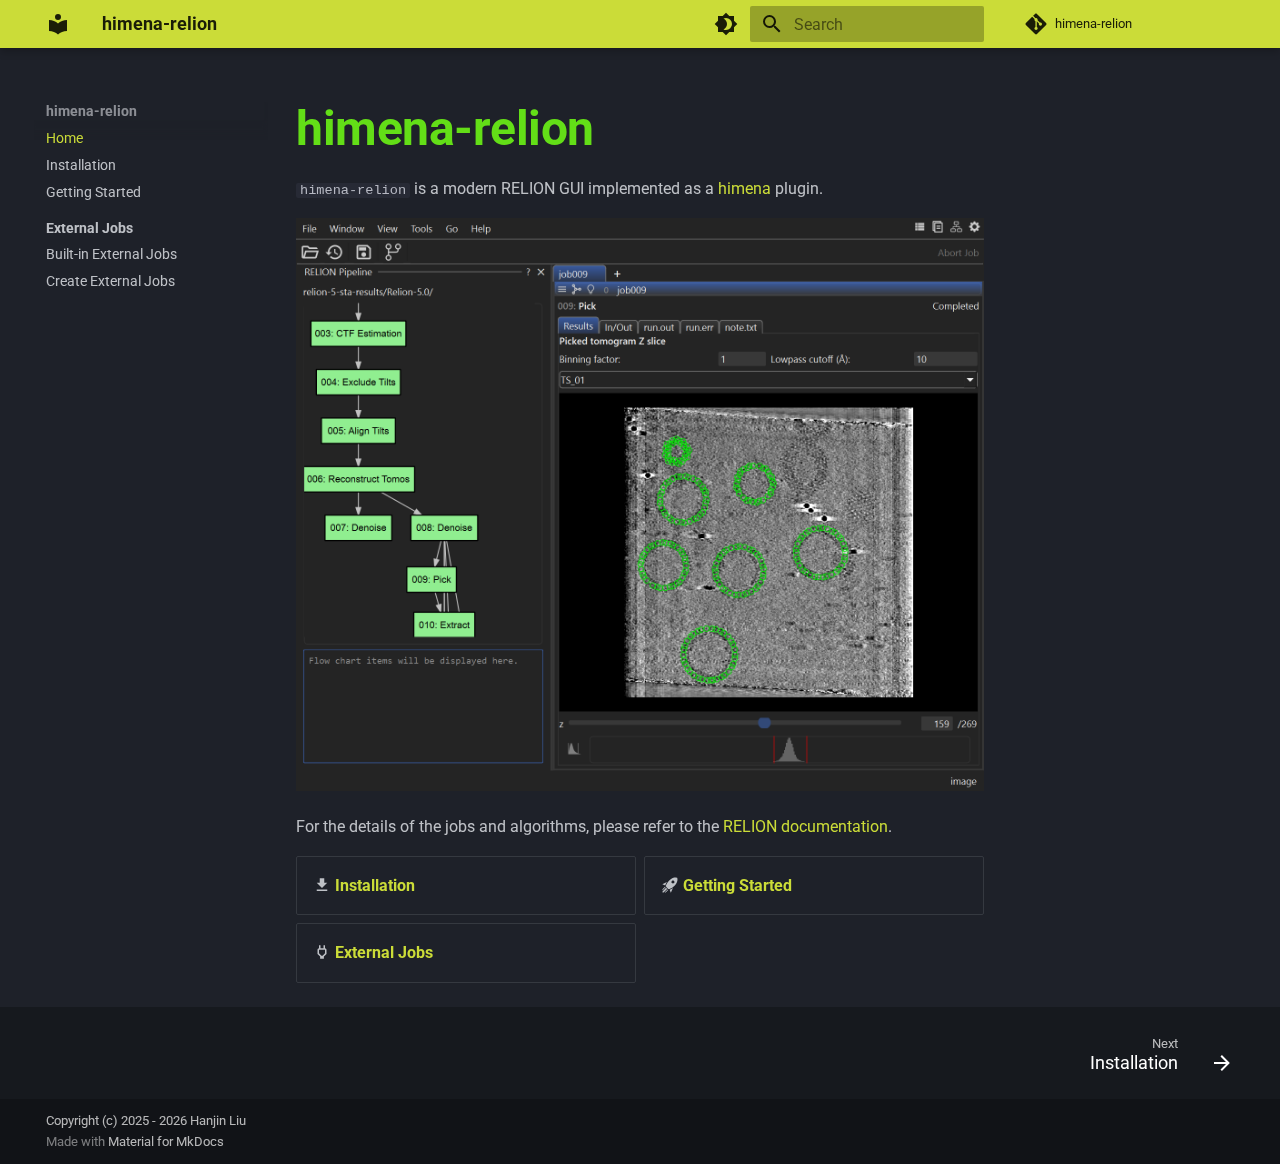
<file: index.html>
<!doctype html>
<html lang="en" class="no-js">
  <head>
    
      <meta charset="utf-8">
      <meta name="viewport" content="width=device-width,initial-scale=1">
      
        <meta name="description" content="A modern RELION GUI">
      
      
      
      
      
        <link rel="next" href="installation/">
      
      
        
      
      
      <link rel="icon" href="assets/images/favicon.png">
      <meta name="generator" content="mkdocs-1.6.1, mkdocs-material-9.7.1">
    
    
      
        <title>himena-relion</title>
      
    
    
      <link rel="stylesheet" href="assets/stylesheets/main.484c7ddc.min.css">
      
        
        <link rel="stylesheet" href="assets/stylesheets/palette.ab4e12ef.min.css">
      
      


    
    
      
    
    
      
        
        
        <link rel="preconnect" href="https://fonts.gstatic.com" crossorigin>
        <link rel="stylesheet" href="https://fonts.googleapis.com/css?family=Roboto:300,300i,400,400i,700,700i%7CRoboto+Mono:400,400i,700,700i&display=fallback">
        <style>:root{--md-text-font:"Roboto";--md-code-font:"Roboto Mono"}</style>
      
    
    
      <link rel="stylesheet" href="assets/_mkdocstrings.css">
    
      <link rel="stylesheet" href="extra_style.css">
    
    <script>__md_scope=new URL(".",location),__md_hash=e=>[...e].reduce(((e,_)=>(e<<5)-e+_.charCodeAt(0)),0),__md_get=(e,_=localStorage,t=__md_scope)=>JSON.parse(_.getItem(t.pathname+"."+e)),__md_set=(e,_,t=localStorage,a=__md_scope)=>{try{t.setItem(a.pathname+"."+e,JSON.stringify(_))}catch(e){}}</script>
    
      

    
    
  </head>
  
  
    
    
      
    
    
    
    
    <body dir="ltr" data-md-color-scheme="slate" data-md-color-primary="lime" data-md-color-accent="light-green">
  
    
    <input class="md-toggle" data-md-toggle="drawer" type="checkbox" id="__drawer" autocomplete="off">
    <input class="md-toggle" data-md-toggle="search" type="checkbox" id="__search" autocomplete="off">
    <label class="md-overlay" for="__drawer"></label>
    <div data-md-component="skip">
      
        
        <a href="#himena-relion" class="md-skip">
          Skip to content
        </a>
      
    </div>
    <div data-md-component="announce">
      
    </div>
    
    
      

  

<header class="md-header md-header--shadow" data-md-component="header">
  <nav class="md-header__inner md-grid" aria-label="Header">
    <a href="." title="himena-relion" class="md-header__button md-logo" aria-label="himena-relion" data-md-component="logo">
      
  
  <svg xmlns="http://www.w3.org/2000/svg" viewBox="0 0 24 24"><path d="M12 8a3 3 0 0 0 3-3 3 3 0 0 0-3-3 3 3 0 0 0-3 3 3 3 0 0 0 3 3m0 3.54C9.64 9.35 6.5 8 3 8v11c3.5 0 6.64 1.35 9 3.54 2.36-2.19 5.5-3.54 9-3.54V8c-3.5 0-6.64 1.35-9 3.54"/></svg>

    </a>
    <label class="md-header__button md-icon" for="__drawer">
      
      <svg xmlns="http://www.w3.org/2000/svg" viewBox="0 0 24 24"><path d="M3 6h18v2H3zm0 5h18v2H3zm0 5h18v2H3z"/></svg>
    </label>
    <div class="md-header__title" data-md-component="header-title">
      <div class="md-header__ellipsis">
        <div class="md-header__topic">
          <span class="md-ellipsis">
            himena-relion
          </span>
        </div>
        <div class="md-header__topic" data-md-component="header-topic">
          <span class="md-ellipsis">
            
              Home
            
          </span>
        </div>
      </div>
    </div>
    
      
        <form class="md-header__option" data-md-component="palette">
  
    
    
    
    <input class="md-option" data-md-color-media="" data-md-color-scheme="slate" data-md-color-primary="lime" data-md-color-accent="light-green"  aria-label="Switch to light mode"  type="radio" name="__palette" id="__palette_0">
    
      <label class="md-header__button md-icon" title="Switch to light mode" for="__palette_1" hidden>
        <svg xmlns="http://www.w3.org/2000/svg" viewBox="0 0 24 24"><path d="M12 18c-.89 0-1.74-.2-2.5-.55C11.56 16.5 13 14.42 13 12s-1.44-4.5-3.5-5.45C10.26 6.2 11.11 6 12 6a6 6 0 0 1 6 6 6 6 0 0 1-6 6m8-9.31V4h-4.69L12 .69 8.69 4H4v4.69L.69 12 4 15.31V20h4.69L12 23.31 15.31 20H20v-4.69L23.31 12z"/></svg>
      </label>
    
  
    
    
    
    <input class="md-option" data-md-color-media="" data-md-color-scheme="default" data-md-color-primary="lime" data-md-color-accent="indigo"  aria-label="Switch to dark mode"  type="radio" name="__palette" id="__palette_1">
    
      <label class="md-header__button md-icon" title="Switch to dark mode" for="__palette_0" hidden>
        <svg xmlns="http://www.w3.org/2000/svg" viewBox="0 0 24 24"><path d="M12 8a4 4 0 0 0-4 4 4 4 0 0 0 4 4 4 4 0 0 0 4-4 4 4 0 0 0-4-4m0 10a6 6 0 0 1-6-6 6 6 0 0 1 6-6 6 6 0 0 1 6 6 6 6 0 0 1-6 6m8-9.31V4h-4.69L12 .69 8.69 4H4v4.69L.69 12 4 15.31V20h4.69L12 23.31 15.31 20H20v-4.69L23.31 12z"/></svg>
      </label>
    
  
</form>
      
    
    
      <script>var palette=__md_get("__palette");if(palette&&palette.color){if("(prefers-color-scheme)"===palette.color.media){var media=matchMedia("(prefers-color-scheme: light)"),input=document.querySelector(media.matches?"[data-md-color-media='(prefers-color-scheme: light)']":"[data-md-color-media='(prefers-color-scheme: dark)']");palette.color.media=input.getAttribute("data-md-color-media"),palette.color.scheme=input.getAttribute("data-md-color-scheme"),palette.color.primary=input.getAttribute("data-md-color-primary"),palette.color.accent=input.getAttribute("data-md-color-accent")}for(var[key,value]of Object.entries(palette.color))document.body.setAttribute("data-md-color-"+key,value)}</script>
    
    
    
      
      
        <label class="md-header__button md-icon" for="__search">
          
          <svg xmlns="http://www.w3.org/2000/svg" viewBox="0 0 24 24"><path d="M9.5 3A6.5 6.5 0 0 1 16 9.5c0 1.61-.59 3.09-1.56 4.23l.27.27h.79l5 5-1.5 1.5-5-5v-.79l-.27-.27A6.52 6.52 0 0 1 9.5 16 6.5 6.5 0 0 1 3 9.5 6.5 6.5 0 0 1 9.5 3m0 2C7 5 5 7 5 9.5S7 14 9.5 14 14 12 14 9.5 12 5 9.5 5"/></svg>
        </label>
        <div class="md-search" data-md-component="search" role="dialog">
  <label class="md-search__overlay" for="__search"></label>
  <div class="md-search__inner" role="search">
    <form class="md-search__form" name="search">
      <input type="text" class="md-search__input" name="query" aria-label="Search" placeholder="Search" autocapitalize="off" autocorrect="off" autocomplete="off" spellcheck="false" data-md-component="search-query" required>
      <label class="md-search__icon md-icon" for="__search">
        
        <svg xmlns="http://www.w3.org/2000/svg" viewBox="0 0 24 24"><path d="M9.5 3A6.5 6.5 0 0 1 16 9.5c0 1.61-.59 3.09-1.56 4.23l.27.27h.79l5 5-1.5 1.5-5-5v-.79l-.27-.27A6.52 6.52 0 0 1 9.5 16 6.5 6.5 0 0 1 3 9.5 6.5 6.5 0 0 1 9.5 3m0 2C7 5 5 7 5 9.5S7 14 9.5 14 14 12 14 9.5 12 5 9.5 5"/></svg>
        
        <svg xmlns="http://www.w3.org/2000/svg" viewBox="0 0 24 24"><path d="M20 11v2H8l5.5 5.5-1.42 1.42L4.16 12l7.92-7.92L13.5 5.5 8 11z"/></svg>
      </label>
      <nav class="md-search__options" aria-label="Search">
        
          <a href="javascript:void(0)" class="md-search__icon md-icon" title="Share" aria-label="Share" data-clipboard data-clipboard-text="" data-md-component="search-share" tabindex="-1">
            
            <svg xmlns="http://www.w3.org/2000/svg" viewBox="0 0 24 24"><path d="M18 16.08c-.76 0-1.44.3-1.96.77L8.91 12.7c.05-.23.09-.46.09-.7s-.04-.47-.09-.7l7.05-4.11c.54.5 1.25.81 2.04.81a3 3 0 0 0 3-3 3 3 0 0 0-3-3 3 3 0 0 0-3 3c0 .24.04.47.09.7L8.04 9.81C7.5 9.31 6.79 9 6 9a3 3 0 0 0-3 3 3 3 0 0 0 3 3c.79 0 1.5-.31 2.04-.81l7.12 4.15c-.05.21-.08.43-.08.66 0 1.61 1.31 2.91 2.92 2.91s2.92-1.3 2.92-2.91A2.92 2.92 0 0 0 18 16.08"/></svg>
          </a>
        
        <button type="reset" class="md-search__icon md-icon" title="Clear" aria-label="Clear" tabindex="-1">
          
          <svg xmlns="http://www.w3.org/2000/svg" viewBox="0 0 24 24"><path d="M19 6.41 17.59 5 12 10.59 6.41 5 5 6.41 10.59 12 5 17.59 6.41 19 12 13.41 17.59 19 19 17.59 13.41 12z"/></svg>
        </button>
      </nav>
      
        <div class="md-search__suggest" data-md-component="search-suggest"></div>
      
    </form>
    <div class="md-search__output">
      <div class="md-search__scrollwrap" tabindex="0" data-md-scrollfix>
        <div class="md-search-result" data-md-component="search-result">
          <div class="md-search-result__meta">
            Initializing search
          </div>
          <ol class="md-search-result__list" role="presentation"></ol>
        </div>
      </div>
    </div>
  </div>
</div>
      
    
    
      <div class="md-header__source">
        <a href="https://github.com/hanjinliu/himena-relion" title="Go to repository" class="md-source" data-md-component="source">
  <div class="md-source__icon md-icon">
    
    <svg xmlns="http://www.w3.org/2000/svg" viewBox="0 0 448 512"><!--! Font Awesome Free 7.1.0 by @fontawesome - https://fontawesome.com License - https://fontawesome.com/license/free (Icons: CC BY 4.0, Fonts: SIL OFL 1.1, Code: MIT License) Copyright 2025 Fonticons, Inc.--><path d="M439.6 236.1 244 40.5c-5.4-5.5-12.8-8.5-20.4-8.5s-15 3-20.4 8.4L162.5 81l51.5 51.5c27.1-9.1 52.7 16.8 43.4 43.7l49.7 49.7c34.2-11.8 61.2 31 35.5 56.7-26.5 26.5-70.2-2.9-56-37.3L240.3 199v121.9c25.3 12.5 22.3 41.8 9.1 55-6.4 6.4-15.2 10.1-24.3 10.1s-17.8-3.6-24.3-10.1c-17.6-17.6-11.1-46.9 11.2-56v-123c-20.8-8.5-24.6-30.7-18.6-45L142.6 101 8.5 235.1C3 240.6 0 247.9 0 255.5s3 15 8.5 20.4l195.6 195.7c5.4 5.4 12.7 8.4 20.4 8.4s15-3 20.4-8.4l194.7-194.7c5.4-5.4 8.4-12.8 8.4-20.4s-3-15-8.4-20.4"/></svg>
  </div>
  <div class="md-source__repository">
    himena-relion
  </div>
</a>
      </div>
    
  </nav>
  
</header>
    
    <div class="md-container" data-md-component="container">
      
      
        
          
        
      
      <main class="md-main" data-md-component="main">
        <div class="md-main__inner md-grid">
          
            
              
              <div class="md-sidebar md-sidebar--primary" data-md-component="sidebar" data-md-type="navigation" >
                <div class="md-sidebar__scrollwrap">
                  <div class="md-sidebar__inner">
                    



<nav class="md-nav md-nav--primary" aria-label="Navigation" data-md-level="0">
  <label class="md-nav__title" for="__drawer">
    <a href="." title="himena-relion" class="md-nav__button md-logo" aria-label="himena-relion" data-md-component="logo">
      
  
  <svg xmlns="http://www.w3.org/2000/svg" viewBox="0 0 24 24"><path d="M12 8a3 3 0 0 0 3-3 3 3 0 0 0-3-3 3 3 0 0 0-3 3 3 3 0 0 0 3 3m0 3.54C9.64 9.35 6.5 8 3 8v11c3.5 0 6.64 1.35 9 3.54 2.36-2.19 5.5-3.54 9-3.54V8c-3.5 0-6.64 1.35-9 3.54"/></svg>

    </a>
    himena-relion
  </label>
  
    <div class="md-nav__source">
      <a href="https://github.com/hanjinliu/himena-relion" title="Go to repository" class="md-source" data-md-component="source">
  <div class="md-source__icon md-icon">
    
    <svg xmlns="http://www.w3.org/2000/svg" viewBox="0 0 448 512"><!--! Font Awesome Free 7.1.0 by @fontawesome - https://fontawesome.com License - https://fontawesome.com/license/free (Icons: CC BY 4.0, Fonts: SIL OFL 1.1, Code: MIT License) Copyright 2025 Fonticons, Inc.--><path d="M439.6 236.1 244 40.5c-5.4-5.5-12.8-8.5-20.4-8.5s-15 3-20.4 8.4L162.5 81l51.5 51.5c27.1-9.1 52.7 16.8 43.4 43.7l49.7 49.7c34.2-11.8 61.2 31 35.5 56.7-26.5 26.5-70.2-2.9-56-37.3L240.3 199v121.9c25.3 12.5 22.3 41.8 9.1 55-6.4 6.4-15.2 10.1-24.3 10.1s-17.8-3.6-24.3-10.1c-17.6-17.6-11.1-46.9 11.2-56v-123c-20.8-8.5-24.6-30.7-18.6-45L142.6 101 8.5 235.1C3 240.6 0 247.9 0 255.5s3 15 8.5 20.4l195.6 195.7c5.4 5.4 12.7 8.4 20.4 8.4s15-3 20.4-8.4l194.7-194.7c5.4-5.4 8.4-12.8 8.4-20.4s-3-15-8.4-20.4"/></svg>
  </div>
  <div class="md-source__repository">
    himena-relion
  </div>
</a>
    </div>
  
  <ul class="md-nav__list" data-md-scrollfix>
    
      
      
  
  
    
  
  
  
    <li class="md-nav__item md-nav__item--active">
      
      <input class="md-nav__toggle md-toggle" type="checkbox" id="__toc">
      
      
        
      
      
      <a href="." class="md-nav__link md-nav__link--active">
        
  
  
  <span class="md-ellipsis">
    
  
    Home
  

    
  </span>
  
  

      </a>
      
    </li>
  

    
      
      
  
  
  
  
    <li class="md-nav__item">
      <a href="installation/" class="md-nav__link">
        
  
  
  <span class="md-ellipsis">
    
  
    Installation
  

    
  </span>
  
  

      </a>
    </li>
  

    
      
      
  
  
  
  
    <li class="md-nav__item">
      <a href="getting_started/" class="md-nav__link">
        
  
  
  <span class="md-ellipsis">
    
  
    Getting Started
  

    
  </span>
  
  

      </a>
    </li>
  

    
      
      
  
  
  
  
    
    
      
        
          
        
      
        
      
        
      
    
    
    
      
        
        
      
    
    
    <li class="md-nav__item md-nav__item--section md-nav__item--nested">
      
        
        
        <input class="md-nav__toggle md-toggle " type="checkbox" id="__nav_4" >
        
          
          <div class="md-nav__link md-nav__container">
            <a href="external_jobs/" class="md-nav__link ">
              
  
  
  <span class="md-ellipsis">
    
  
    External Jobs
  

    
  </span>
  
  

            </a>
            
              
              <label class="md-nav__link " for="__nav_4" id="__nav_4_label" tabindex="">
                <span class="md-nav__icon md-icon"></span>
              </label>
            
          </div>
        
        <nav class="md-nav" data-md-level="1" aria-labelledby="__nav_4_label" aria-expanded="false">
          <label class="md-nav__title" for="__nav_4">
            <span class="md-nav__icon md-icon"></span>
            
  
    External Jobs
  

          </label>
          <ul class="md-nav__list" data-md-scrollfix>
            
              
            
              
                
  
  
  
  
    <li class="md-nav__item">
      <a href="external_jobs/builtin/" class="md-nav__link">
        
  
  
  <span class="md-ellipsis">
    
  
    Built-in External Jobs
  

    
  </span>
  
  

      </a>
    </li>
  

              
            
              
                
  
  
  
  
    <li class="md-nav__item">
      <a href="external_jobs/dev/" class="md-nav__link">
        
  
  
  <span class="md-ellipsis">
    
  
    Create External Jobs
  

    
  </span>
  
  

      </a>
    </li>
  

              
            
          </ul>
        </nav>
      
    </li>
  

    
  </ul>
</nav>
                  </div>
                </div>
              </div>
            
            
              
              <div class="md-sidebar md-sidebar--secondary" data-md-component="sidebar" data-md-type="toc" >
                <div class="md-sidebar__scrollwrap">
                  <div class="md-sidebar__inner">
                    

<nav class="md-nav md-nav--secondary" aria-label="Table of contents">
  
  
  
    
  
  
</nav>
                  </div>
                </div>
              </div>
            
          
          
            <div class="md-content" data-md-component="content">
              
              <article class="md-content__inner md-typeset">
                
                  


  
  


<h1 id="himena-relion">himena-relion</h1>
<p><code>himena-relion</code> is a modern RELION GUI implemented as a
<a href="https://github.com/hanjinliu/himena">himena</a> plugin.</p>
<p><img alt="" loading="lazy" src="images/main.png" width="800px" /></p>
<p>For the details of the jobs and algorithms, please refer to the
<a href="https://relion.readthedocs.io/en/latest/">RELION documentation</a>.</p>
<div class="grid cards">
<ul>
<li>
<p><span class="twemoji"><svg xmlns="http://www.w3.org/2000/svg" viewBox="0 0 24 24"><path d="M5 20h14v-2H5m14-9h-4V3H9v6H5l7 7z"/></svg></span> <a href="installation/"><strong>Installation</strong></a></p>
</li>
<li>
<p><span class="twemoji"><svg xmlns="http://www.w3.org/2000/svg" viewBox="0 0 24 24"><path d="m13.13 22.19-1.63-3.83c1.57-.58 3.04-1.36 4.4-2.27zM5.64 12.5l-3.83-1.63 6.1-2.77C7 9.46 6.22 10.93 5.64 12.5M21.61 2.39S16.66.269 11 5.93c-2.19 2.19-3.5 4.6-4.35 6.71-.28.75-.09 1.57.46 2.13l2.13 2.12c.55.56 1.37.74 2.12.46A19.1 19.1 0 0 0 18.07 13c5.66-5.66 3.54-10.61 3.54-10.61m-7.07 7.07c-.78-.78-.78-2.05 0-2.83s2.05-.78 2.83 0c.77.78.78 2.05 0 2.83s-2.05.78-2.83 0m-5.66 7.07-1.41-1.41zM6.24 22l3.64-3.64c-.34-.09-.67-.24-.97-.45L4.83 22zM2 22h1.41l4.77-4.76-1.42-1.41L2 20.59zm0-2.83 4.09-4.08c-.21-.3-.36-.62-.45-.97L2 17.76z"/></svg></span> <a href="getting_started/"><strong>Getting Started</strong></a></p>
</li>
<li>
<p><span class="twemoji"><svg xmlns="http://www.w3.org/2000/svg" viewBox="0 0 24 24"><path d="M16 7V3h-2v4h-4V3H8v4C7 7 6 8 6 9v5.5L9.5 18v3h5v-3l3.5-3.5V9c0-1-1-2-2-2m0 6.67-2.91 2.92-.42.41h-1.34l-.41-.41L8 13.67V9.09c0-.03.06-.09.09-.09h7.83c.03 0 .08.06.08.09z"/></svg></span> <a href="external_jobs/"><strong>External Jobs</strong></a></p>
</li>
</ul>
</div>












                
              </article>
            </div>
          
          
<script>var target=document.getElementById(location.hash.slice(1));target&&target.name&&(target.checked=target.name.startsWith("__tabbed_"))</script>
        </div>
        
      </main>
      
        <footer class="md-footer">
  
    
      
      <nav class="md-footer__inner md-grid" aria-label="Footer" >
        
        
          
          <a href="installation/" class="md-footer__link md-footer__link--next" aria-label="Next: Installation">
            <div class="md-footer__title">
              <span class="md-footer__direction">
                Next
              </span>
              <div class="md-ellipsis">
                Installation
              </div>
            </div>
            <div class="md-footer__button md-icon">
              
              <svg xmlns="http://www.w3.org/2000/svg" viewBox="0 0 24 24"><path d="M4 11v2h12l-5.5 5.5 1.42 1.42L19.84 12l-7.92-7.92L10.5 5.5 16 11z"/></svg>
            </div>
          </a>
        
      </nav>
    
  
  <div class="md-footer-meta md-typeset">
    <div class="md-footer-meta__inner md-grid">
      <div class="md-copyright">
  
    <div class="md-copyright__highlight">
      Copyright (c) 2025 - 2026 Hanjin Liu
    </div>
  
  
    Made with
    <a href="https://squidfunk.github.io/mkdocs-material/" target="_blank" rel="noopener">
      Material for MkDocs
    </a>
  
</div>
      
    </div>
  </div>
</footer>
      
    </div>
    <div class="md-dialog" data-md-component="dialog">
      <div class="md-dialog__inner md-typeset"></div>
    </div>
    
    
    
      
      
      <script id="__config" type="application/json">{"annotate": null, "base": ".", "features": ["content.code.annotate", "navigation.sections", "navigation.indexes", "navigation.footer", "toc.follow", "search.suggest", "search.share"], "search": "assets/javascripts/workers/search.2c215733.min.js", "tags": null, "translations": {"clipboard.copied": "Copied to clipboard", "clipboard.copy": "Copy to clipboard", "search.result.more.one": "1 more on this page", "search.result.more.other": "# more on this page", "search.result.none": "No matching documents", "search.result.one": "1 matching document", "search.result.other": "# matching documents", "search.result.placeholder": "Type to start searching", "search.result.term.missing": "Missing", "select.version": "Select version"}, "version": null}</script>
    
    
      <script src="assets/javascripts/bundle.79ae519e.min.js"></script>
      
    
  </body>
</html>
</file>
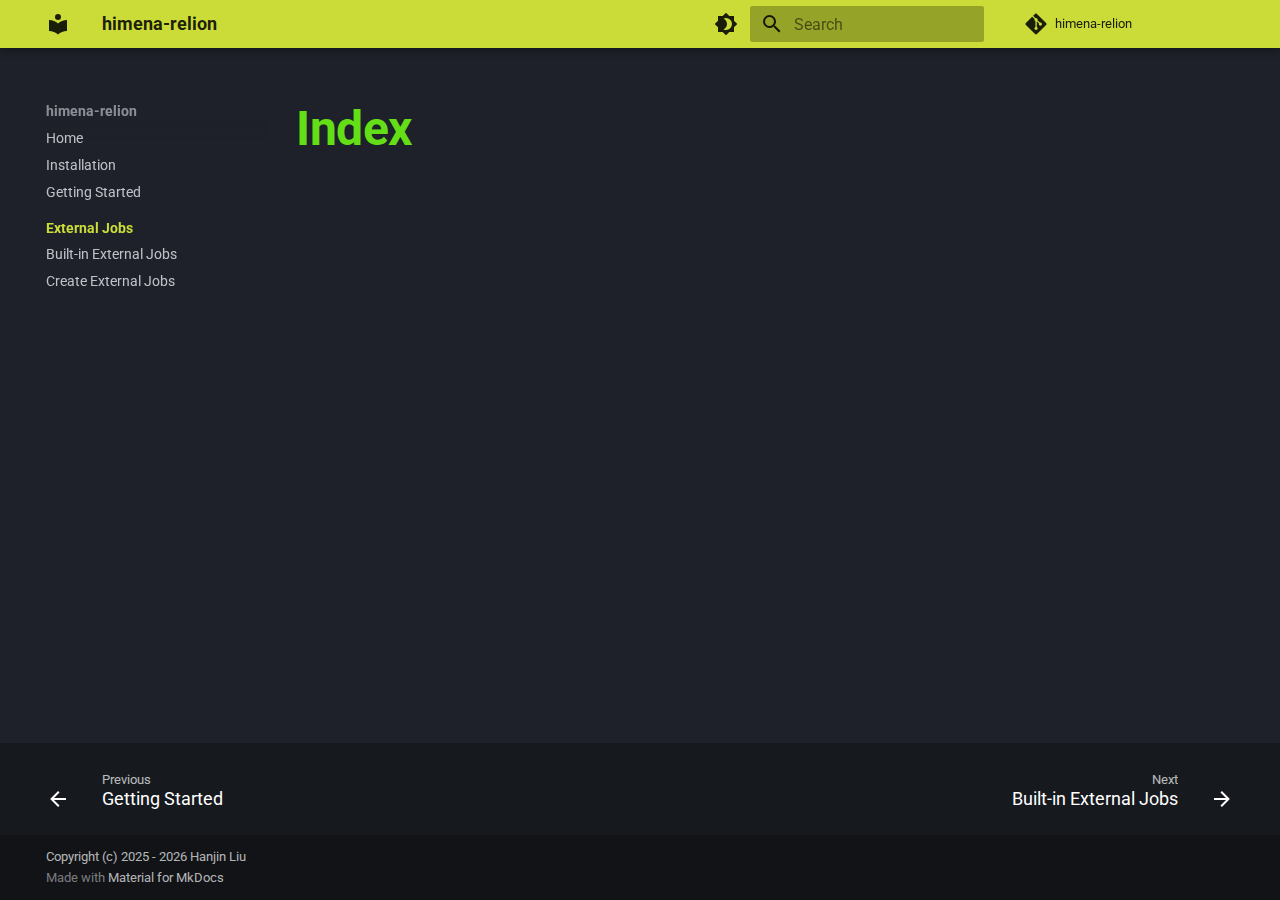
<file: external_jobs/index.html>
<!doctype html>
<html lang="en" class="no-js">
  <head>
    
      <meta charset="utf-8">
      <meta name="viewport" content="width=device-width,initial-scale=1">
      
        <meta name="description" content="A modern RELION GUI">
      
      
      
      
        <link rel="prev" href="../getting_started/">
      
      
        <link rel="next" href="builtin/">
      
      
        
      
      
      <link rel="icon" href="../assets/images/favicon.png">
      <meta name="generator" content="mkdocs-1.6.1, mkdocs-material-9.7.1">
    
    
      
        <title>Index - himena-relion</title>
      
    
    
      <link rel="stylesheet" href="../assets/stylesheets/main.484c7ddc.min.css">
      
        
        <link rel="stylesheet" href="../assets/stylesheets/palette.ab4e12ef.min.css">
      
      


    
    
      
    
    
      
        
        
        <link rel="preconnect" href="https://fonts.gstatic.com" crossorigin>
        <link rel="stylesheet" href="https://fonts.googleapis.com/css?family=Roboto:300,300i,400,400i,700,700i%7CRoboto+Mono:400,400i,700,700i&display=fallback">
        <style>:root{--md-text-font:"Roboto";--md-code-font:"Roboto Mono"}</style>
      
    
    
      <link rel="stylesheet" href="../assets/_mkdocstrings.css">
    
      <link rel="stylesheet" href="../extra_style.css">
    
    <script>__md_scope=new URL("..",location),__md_hash=e=>[...e].reduce(((e,_)=>(e<<5)-e+_.charCodeAt(0)),0),__md_get=(e,_=localStorage,t=__md_scope)=>JSON.parse(_.getItem(t.pathname+"."+e)),__md_set=(e,_,t=localStorage,a=__md_scope)=>{try{t.setItem(a.pathname+"."+e,JSON.stringify(_))}catch(e){}}</script>
    
      

    
    
  </head>
  
  
    
    
      
    
    
    
    
    <body dir="ltr" data-md-color-scheme="slate" data-md-color-primary="lime" data-md-color-accent="light-green">
  
    
    <input class="md-toggle" data-md-toggle="drawer" type="checkbox" id="__drawer" autocomplete="off">
    <input class="md-toggle" data-md-toggle="search" type="checkbox" id="__search" autocomplete="off">
    <label class="md-overlay" for="__drawer"></label>
    <div data-md-component="skip">
      
    </div>
    <div data-md-component="announce">
      
    </div>
    
    
      

  

<header class="md-header md-header--shadow" data-md-component="header">
  <nav class="md-header__inner md-grid" aria-label="Header">
    <a href=".." title="himena-relion" class="md-header__button md-logo" aria-label="himena-relion" data-md-component="logo">
      
  
  <svg xmlns="http://www.w3.org/2000/svg" viewBox="0 0 24 24"><path d="M12 8a3 3 0 0 0 3-3 3 3 0 0 0-3-3 3 3 0 0 0-3 3 3 3 0 0 0 3 3m0 3.54C9.64 9.35 6.5 8 3 8v11c3.5 0 6.64 1.35 9 3.54 2.36-2.19 5.5-3.54 9-3.54V8c-3.5 0-6.64 1.35-9 3.54"/></svg>

    </a>
    <label class="md-header__button md-icon" for="__drawer">
      
      <svg xmlns="http://www.w3.org/2000/svg" viewBox="0 0 24 24"><path d="M3 6h18v2H3zm0 5h18v2H3zm0 5h18v2H3z"/></svg>
    </label>
    <div class="md-header__title" data-md-component="header-title">
      <div class="md-header__ellipsis">
        <div class="md-header__topic">
          <span class="md-ellipsis">
            himena-relion
          </span>
        </div>
        <div class="md-header__topic" data-md-component="header-topic">
          <span class="md-ellipsis">
            
              Index
            
          </span>
        </div>
      </div>
    </div>
    
      
        <form class="md-header__option" data-md-component="palette">
  
    
    
    
    <input class="md-option" data-md-color-media="" data-md-color-scheme="slate" data-md-color-primary="lime" data-md-color-accent="light-green"  aria-label="Switch to light mode"  type="radio" name="__palette" id="__palette_0">
    
      <label class="md-header__button md-icon" title="Switch to light mode" for="__palette_1" hidden>
        <svg xmlns="http://www.w3.org/2000/svg" viewBox="0 0 24 24"><path d="M12 18c-.89 0-1.74-.2-2.5-.55C11.56 16.5 13 14.42 13 12s-1.44-4.5-3.5-5.45C10.26 6.2 11.11 6 12 6a6 6 0 0 1 6 6 6 6 0 0 1-6 6m8-9.31V4h-4.69L12 .69 8.69 4H4v4.69L.69 12 4 15.31V20h4.69L12 23.31 15.31 20H20v-4.69L23.31 12z"/></svg>
      </label>
    
  
    
    
    
    <input class="md-option" data-md-color-media="" data-md-color-scheme="default" data-md-color-primary="lime" data-md-color-accent="indigo"  aria-label="Switch to dark mode"  type="radio" name="__palette" id="__palette_1">
    
      <label class="md-header__button md-icon" title="Switch to dark mode" for="__palette_0" hidden>
        <svg xmlns="http://www.w3.org/2000/svg" viewBox="0 0 24 24"><path d="M12 8a4 4 0 0 0-4 4 4 4 0 0 0 4 4 4 4 0 0 0 4-4 4 4 0 0 0-4-4m0 10a6 6 0 0 1-6-6 6 6 0 0 1 6-6 6 6 0 0 1 6 6 6 6 0 0 1-6 6m8-9.31V4h-4.69L12 .69 8.69 4H4v4.69L.69 12 4 15.31V20h4.69L12 23.31 15.31 20H20v-4.69L23.31 12z"/></svg>
      </label>
    
  
</form>
      
    
    
      <script>var palette=__md_get("__palette");if(palette&&palette.color){if("(prefers-color-scheme)"===palette.color.media){var media=matchMedia("(prefers-color-scheme: light)"),input=document.querySelector(media.matches?"[data-md-color-media='(prefers-color-scheme: light)']":"[data-md-color-media='(prefers-color-scheme: dark)']");palette.color.media=input.getAttribute("data-md-color-media"),palette.color.scheme=input.getAttribute("data-md-color-scheme"),palette.color.primary=input.getAttribute("data-md-color-primary"),palette.color.accent=input.getAttribute("data-md-color-accent")}for(var[key,value]of Object.entries(palette.color))document.body.setAttribute("data-md-color-"+key,value)}</script>
    
    
    
      
      
        <label class="md-header__button md-icon" for="__search">
          
          <svg xmlns="http://www.w3.org/2000/svg" viewBox="0 0 24 24"><path d="M9.5 3A6.5 6.5 0 0 1 16 9.5c0 1.61-.59 3.09-1.56 4.23l.27.27h.79l5 5-1.5 1.5-5-5v-.79l-.27-.27A6.52 6.52 0 0 1 9.5 16 6.5 6.5 0 0 1 3 9.5 6.5 6.5 0 0 1 9.5 3m0 2C7 5 5 7 5 9.5S7 14 9.5 14 14 12 14 9.5 12 5 9.5 5"/></svg>
        </label>
        <div class="md-search" data-md-component="search" role="dialog">
  <label class="md-search__overlay" for="__search"></label>
  <div class="md-search__inner" role="search">
    <form class="md-search__form" name="search">
      <input type="text" class="md-search__input" name="query" aria-label="Search" placeholder="Search" autocapitalize="off" autocorrect="off" autocomplete="off" spellcheck="false" data-md-component="search-query" required>
      <label class="md-search__icon md-icon" for="__search">
        
        <svg xmlns="http://www.w3.org/2000/svg" viewBox="0 0 24 24"><path d="M9.5 3A6.5 6.5 0 0 1 16 9.5c0 1.61-.59 3.09-1.56 4.23l.27.27h.79l5 5-1.5 1.5-5-5v-.79l-.27-.27A6.52 6.52 0 0 1 9.5 16 6.5 6.5 0 0 1 3 9.5 6.5 6.5 0 0 1 9.5 3m0 2C7 5 5 7 5 9.5S7 14 9.5 14 14 12 14 9.5 12 5 9.5 5"/></svg>
        
        <svg xmlns="http://www.w3.org/2000/svg" viewBox="0 0 24 24"><path d="M20 11v2H8l5.5 5.5-1.42 1.42L4.16 12l7.92-7.92L13.5 5.5 8 11z"/></svg>
      </label>
      <nav class="md-search__options" aria-label="Search">
        
          <a href="javascript:void(0)" class="md-search__icon md-icon" title="Share" aria-label="Share" data-clipboard data-clipboard-text="" data-md-component="search-share" tabindex="-1">
            
            <svg xmlns="http://www.w3.org/2000/svg" viewBox="0 0 24 24"><path d="M18 16.08c-.76 0-1.44.3-1.96.77L8.91 12.7c.05-.23.09-.46.09-.7s-.04-.47-.09-.7l7.05-4.11c.54.5 1.25.81 2.04.81a3 3 0 0 0 3-3 3 3 0 0 0-3-3 3 3 0 0 0-3 3c0 .24.04.47.09.7L8.04 9.81C7.5 9.31 6.79 9 6 9a3 3 0 0 0-3 3 3 3 0 0 0 3 3c.79 0 1.5-.31 2.04-.81l7.12 4.15c-.05.21-.08.43-.08.66 0 1.61 1.31 2.91 2.92 2.91s2.92-1.3 2.92-2.91A2.92 2.92 0 0 0 18 16.08"/></svg>
          </a>
        
        <button type="reset" class="md-search__icon md-icon" title="Clear" aria-label="Clear" tabindex="-1">
          
          <svg xmlns="http://www.w3.org/2000/svg" viewBox="0 0 24 24"><path d="M19 6.41 17.59 5 12 10.59 6.41 5 5 6.41 10.59 12 5 17.59 6.41 19 12 13.41 17.59 19 19 17.59 13.41 12z"/></svg>
        </button>
      </nav>
      
        <div class="md-search__suggest" data-md-component="search-suggest"></div>
      
    </form>
    <div class="md-search__output">
      <div class="md-search__scrollwrap" tabindex="0" data-md-scrollfix>
        <div class="md-search-result" data-md-component="search-result">
          <div class="md-search-result__meta">
            Initializing search
          </div>
          <ol class="md-search-result__list" role="presentation"></ol>
        </div>
      </div>
    </div>
  </div>
</div>
      
    
    
      <div class="md-header__source">
        <a href="https://github.com/hanjinliu/himena-relion" title="Go to repository" class="md-source" data-md-component="source">
  <div class="md-source__icon md-icon">
    
    <svg xmlns="http://www.w3.org/2000/svg" viewBox="0 0 448 512"><!--! Font Awesome Free 7.1.0 by @fontawesome - https://fontawesome.com License - https://fontawesome.com/license/free (Icons: CC BY 4.0, Fonts: SIL OFL 1.1, Code: MIT License) Copyright 2025 Fonticons, Inc.--><path d="M439.6 236.1 244 40.5c-5.4-5.5-12.8-8.5-20.4-8.5s-15 3-20.4 8.4L162.5 81l51.5 51.5c27.1-9.1 52.7 16.8 43.4 43.7l49.7 49.7c34.2-11.8 61.2 31 35.5 56.7-26.5 26.5-70.2-2.9-56-37.3L240.3 199v121.9c25.3 12.5 22.3 41.8 9.1 55-6.4 6.4-15.2 10.1-24.3 10.1s-17.8-3.6-24.3-10.1c-17.6-17.6-11.1-46.9 11.2-56v-123c-20.8-8.5-24.6-30.7-18.6-45L142.6 101 8.5 235.1C3 240.6 0 247.9 0 255.5s3 15 8.5 20.4l195.6 195.7c5.4 5.4 12.7 8.4 20.4 8.4s15-3 20.4-8.4l194.7-194.7c5.4-5.4 8.4-12.8 8.4-20.4s-3-15-8.4-20.4"/></svg>
  </div>
  <div class="md-source__repository">
    himena-relion
  </div>
</a>
      </div>
    
  </nav>
  
</header>
    
    <div class="md-container" data-md-component="container">
      
      
        
          
        
      
      <main class="md-main" data-md-component="main">
        <div class="md-main__inner md-grid">
          
            
              
              <div class="md-sidebar md-sidebar--primary" data-md-component="sidebar" data-md-type="navigation" >
                <div class="md-sidebar__scrollwrap">
                  <div class="md-sidebar__inner">
                    



<nav class="md-nav md-nav--primary" aria-label="Navigation" data-md-level="0">
  <label class="md-nav__title" for="__drawer">
    <a href=".." title="himena-relion" class="md-nav__button md-logo" aria-label="himena-relion" data-md-component="logo">
      
  
  <svg xmlns="http://www.w3.org/2000/svg" viewBox="0 0 24 24"><path d="M12 8a3 3 0 0 0 3-3 3 3 0 0 0-3-3 3 3 0 0 0-3 3 3 3 0 0 0 3 3m0 3.54C9.64 9.35 6.5 8 3 8v11c3.5 0 6.64 1.35 9 3.54 2.36-2.19 5.5-3.54 9-3.54V8c-3.5 0-6.64 1.35-9 3.54"/></svg>

    </a>
    himena-relion
  </label>
  
    <div class="md-nav__source">
      <a href="https://github.com/hanjinliu/himena-relion" title="Go to repository" class="md-source" data-md-component="source">
  <div class="md-source__icon md-icon">
    
    <svg xmlns="http://www.w3.org/2000/svg" viewBox="0 0 448 512"><!--! Font Awesome Free 7.1.0 by @fontawesome - https://fontawesome.com License - https://fontawesome.com/license/free (Icons: CC BY 4.0, Fonts: SIL OFL 1.1, Code: MIT License) Copyright 2025 Fonticons, Inc.--><path d="M439.6 236.1 244 40.5c-5.4-5.5-12.8-8.5-20.4-8.5s-15 3-20.4 8.4L162.5 81l51.5 51.5c27.1-9.1 52.7 16.8 43.4 43.7l49.7 49.7c34.2-11.8 61.2 31 35.5 56.7-26.5 26.5-70.2-2.9-56-37.3L240.3 199v121.9c25.3 12.5 22.3 41.8 9.1 55-6.4 6.4-15.2 10.1-24.3 10.1s-17.8-3.6-24.3-10.1c-17.6-17.6-11.1-46.9 11.2-56v-123c-20.8-8.5-24.6-30.7-18.6-45L142.6 101 8.5 235.1C3 240.6 0 247.9 0 255.5s3 15 8.5 20.4l195.6 195.7c5.4 5.4 12.7 8.4 20.4 8.4s15-3 20.4-8.4l194.7-194.7c5.4-5.4 8.4-12.8 8.4-20.4s-3-15-8.4-20.4"/></svg>
  </div>
  <div class="md-source__repository">
    himena-relion
  </div>
</a>
    </div>
  
  <ul class="md-nav__list" data-md-scrollfix>
    
      
      
  
  
  
  
    <li class="md-nav__item">
      <a href=".." class="md-nav__link">
        
  
  
  <span class="md-ellipsis">
    
  
    Home
  

    
  </span>
  
  

      </a>
    </li>
  

    
      
      
  
  
  
  
    <li class="md-nav__item">
      <a href="../installation/" class="md-nav__link">
        
  
  
  <span class="md-ellipsis">
    
  
    Installation
  

    
  </span>
  
  

      </a>
    </li>
  

    
      
      
  
  
  
  
    <li class="md-nav__item">
      <a href="../getting_started/" class="md-nav__link">
        
  
  
  <span class="md-ellipsis">
    
  
    Getting Started
  

    
  </span>
  
  

      </a>
    </li>
  

    
      
      
  
  
    
  
  
  
    
    
      
        
          
        
      
        
      
        
      
    
    
    
      
        
        
      
    
    
    <li class="md-nav__item md-nav__item--active md-nav__item--section md-nav__item--nested">
      
        
        
        <input class="md-nav__toggle md-toggle " type="checkbox" id="__nav_4" checked>
        
          
          <div class="md-nav__link md-nav__container">
            <a href="./" class="md-nav__link md-nav__link--active">
              
  
  
  <span class="md-ellipsis">
    
  
    External Jobs
  

    
  </span>
  
  

            </a>
            
              
              <label class="md-nav__link md-nav__link--active" for="__nav_4" id="__nav_4_label" tabindex="">
                <span class="md-nav__icon md-icon"></span>
              </label>
            
          </div>
        
        <nav class="md-nav" data-md-level="1" aria-labelledby="__nav_4_label" aria-expanded="true">
          <label class="md-nav__title" for="__nav_4">
            <span class="md-nav__icon md-icon"></span>
            
  
    External Jobs
  

          </label>
          <ul class="md-nav__list" data-md-scrollfix>
            
              
            
              
                
  
  
  
  
    <li class="md-nav__item">
      <a href="builtin/" class="md-nav__link">
        
  
  
  <span class="md-ellipsis">
    
  
    Built-in External Jobs
  

    
  </span>
  
  

      </a>
    </li>
  

              
            
              
                
  
  
  
  
    <li class="md-nav__item">
      <a href="dev/" class="md-nav__link">
        
  
  
  <span class="md-ellipsis">
    
  
    Create External Jobs
  

    
  </span>
  
  

      </a>
    </li>
  

              
            
          </ul>
        </nav>
      
    </li>
  

    
  </ul>
</nav>
                  </div>
                </div>
              </div>
            
            
              
              <div class="md-sidebar md-sidebar--secondary" data-md-component="sidebar" data-md-type="toc" >
                <div class="md-sidebar__scrollwrap">
                  <div class="md-sidebar__inner">
                    

<nav class="md-nav md-nav--secondary" aria-label="Table of contents">
  
  
  
  
</nav>
                  </div>
                </div>
              </div>
            
          
          
            <div class="md-content" data-md-component="content">
              
              <article class="md-content__inner md-typeset">
                
                  


  
  


  <h1>Index</h1>














                
              </article>
            </div>
          
          
<script>var target=document.getElementById(location.hash.slice(1));target&&target.name&&(target.checked=target.name.startsWith("__tabbed_"))</script>
        </div>
        
      </main>
      
        <footer class="md-footer">
  
    
      
      <nav class="md-footer__inner md-grid" aria-label="Footer" >
        
          
          <a href="../getting_started/" class="md-footer__link md-footer__link--prev" aria-label="Previous: Getting Started">
            <div class="md-footer__button md-icon">
              
              <svg xmlns="http://www.w3.org/2000/svg" viewBox="0 0 24 24"><path d="M20 11v2H8l5.5 5.5-1.42 1.42L4.16 12l7.92-7.92L13.5 5.5 8 11z"/></svg>
            </div>
            <div class="md-footer__title">
              <span class="md-footer__direction">
                Previous
              </span>
              <div class="md-ellipsis">
                Getting Started
              </div>
            </div>
          </a>
        
        
          
          <a href="builtin/" class="md-footer__link md-footer__link--next" aria-label="Next: Built-in External Jobs">
            <div class="md-footer__title">
              <span class="md-footer__direction">
                Next
              </span>
              <div class="md-ellipsis">
                Built-in External Jobs
              </div>
            </div>
            <div class="md-footer__button md-icon">
              
              <svg xmlns="http://www.w3.org/2000/svg" viewBox="0 0 24 24"><path d="M4 11v2h12l-5.5 5.5 1.42 1.42L19.84 12l-7.92-7.92L10.5 5.5 16 11z"/></svg>
            </div>
          </a>
        
      </nav>
    
  
  <div class="md-footer-meta md-typeset">
    <div class="md-footer-meta__inner md-grid">
      <div class="md-copyright">
  
    <div class="md-copyright__highlight">
      Copyright (c) 2025 - 2026 Hanjin Liu
    </div>
  
  
    Made with
    <a href="https://squidfunk.github.io/mkdocs-material/" target="_blank" rel="noopener">
      Material for MkDocs
    </a>
  
</div>
      
    </div>
  </div>
</footer>
      
    </div>
    <div class="md-dialog" data-md-component="dialog">
      <div class="md-dialog__inner md-typeset"></div>
    </div>
    
    
    
      
      
      <script id="__config" type="application/json">{"annotate": null, "base": "..", "features": ["content.code.annotate", "navigation.sections", "navigation.indexes", "navigation.footer", "toc.follow", "search.suggest", "search.share"], "search": "../assets/javascripts/workers/search.2c215733.min.js", "tags": null, "translations": {"clipboard.copied": "Copied to clipboard", "clipboard.copy": "Copy to clipboard", "search.result.more.one": "1 more on this page", "search.result.more.other": "# more on this page", "search.result.none": "No matching documents", "search.result.one": "1 matching document", "search.result.other": "# matching documents", "search.result.placeholder": "Type to start searching", "search.result.term.missing": "Missing", "select.version": "Select version"}, "version": null}</script>
    
    
      <script src="../assets/javascripts/bundle.79ae519e.min.js"></script>
      
    
  </body>
</html>
</file>
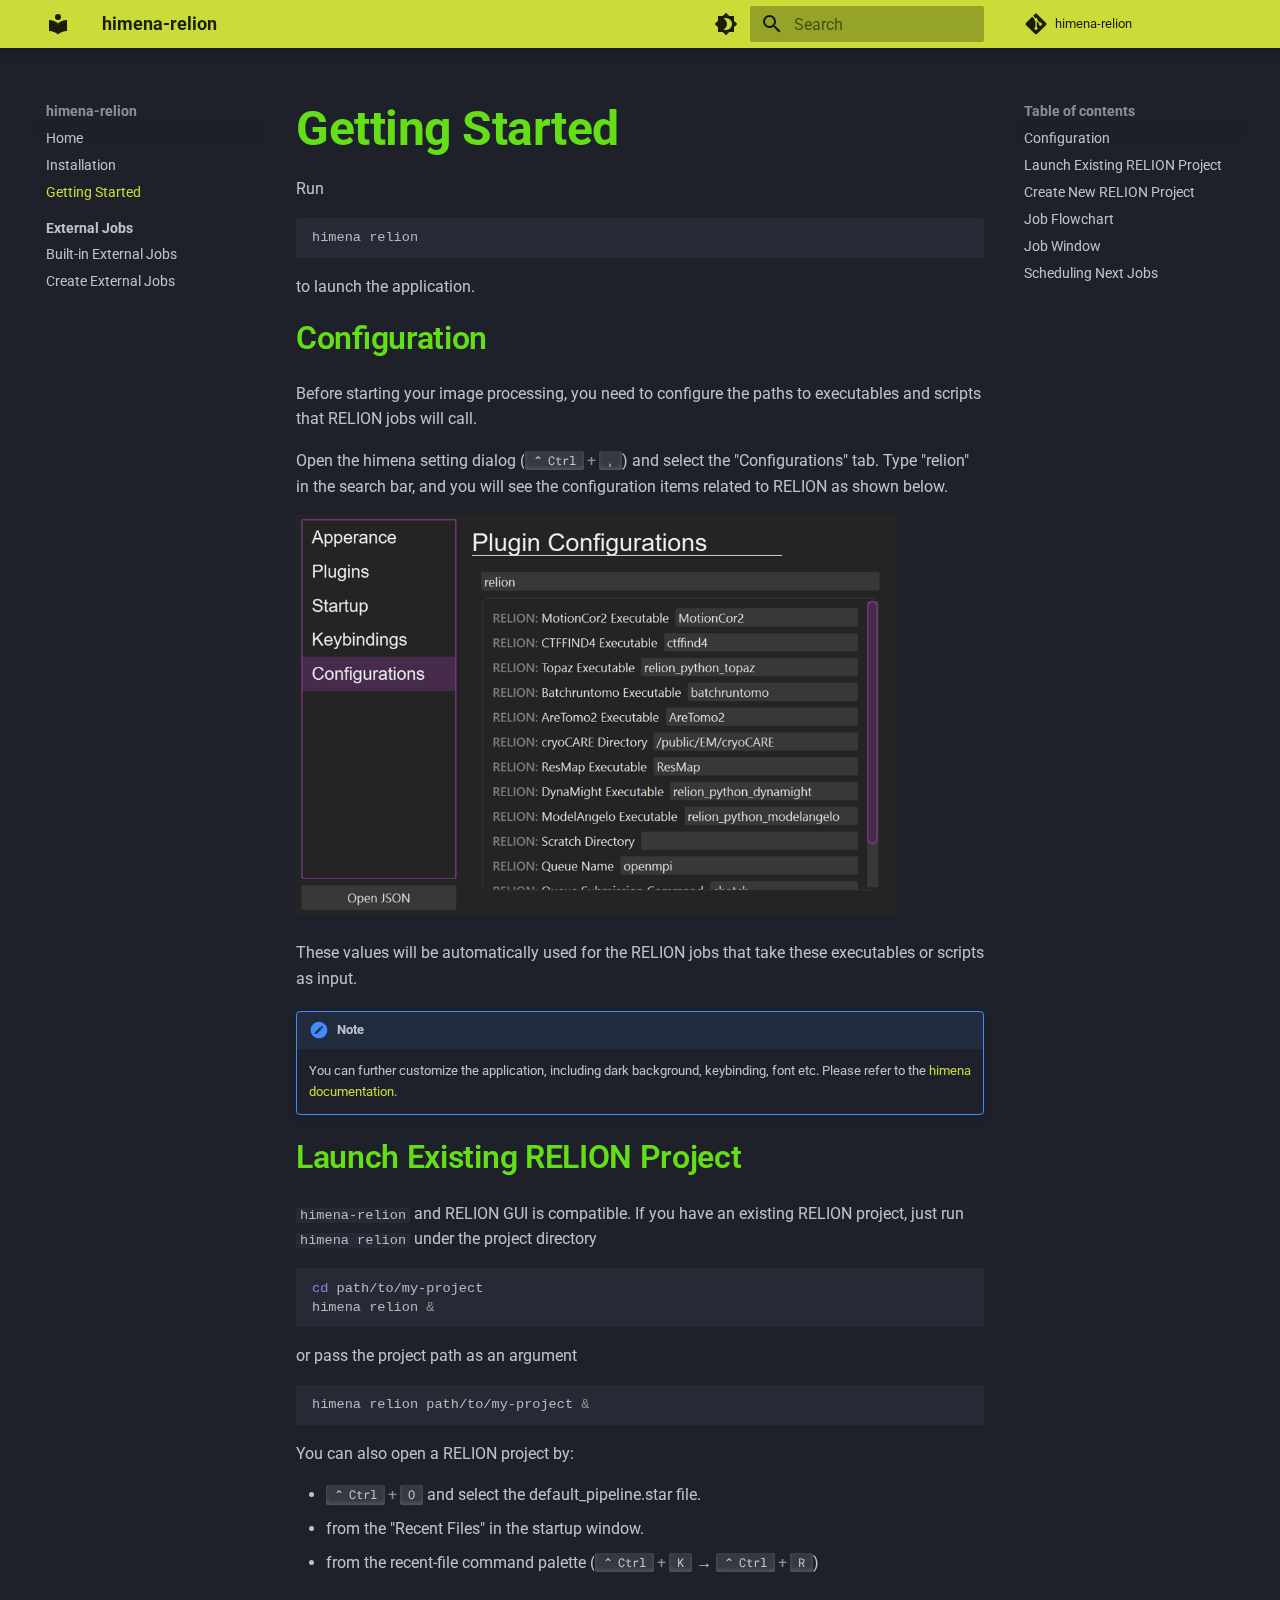
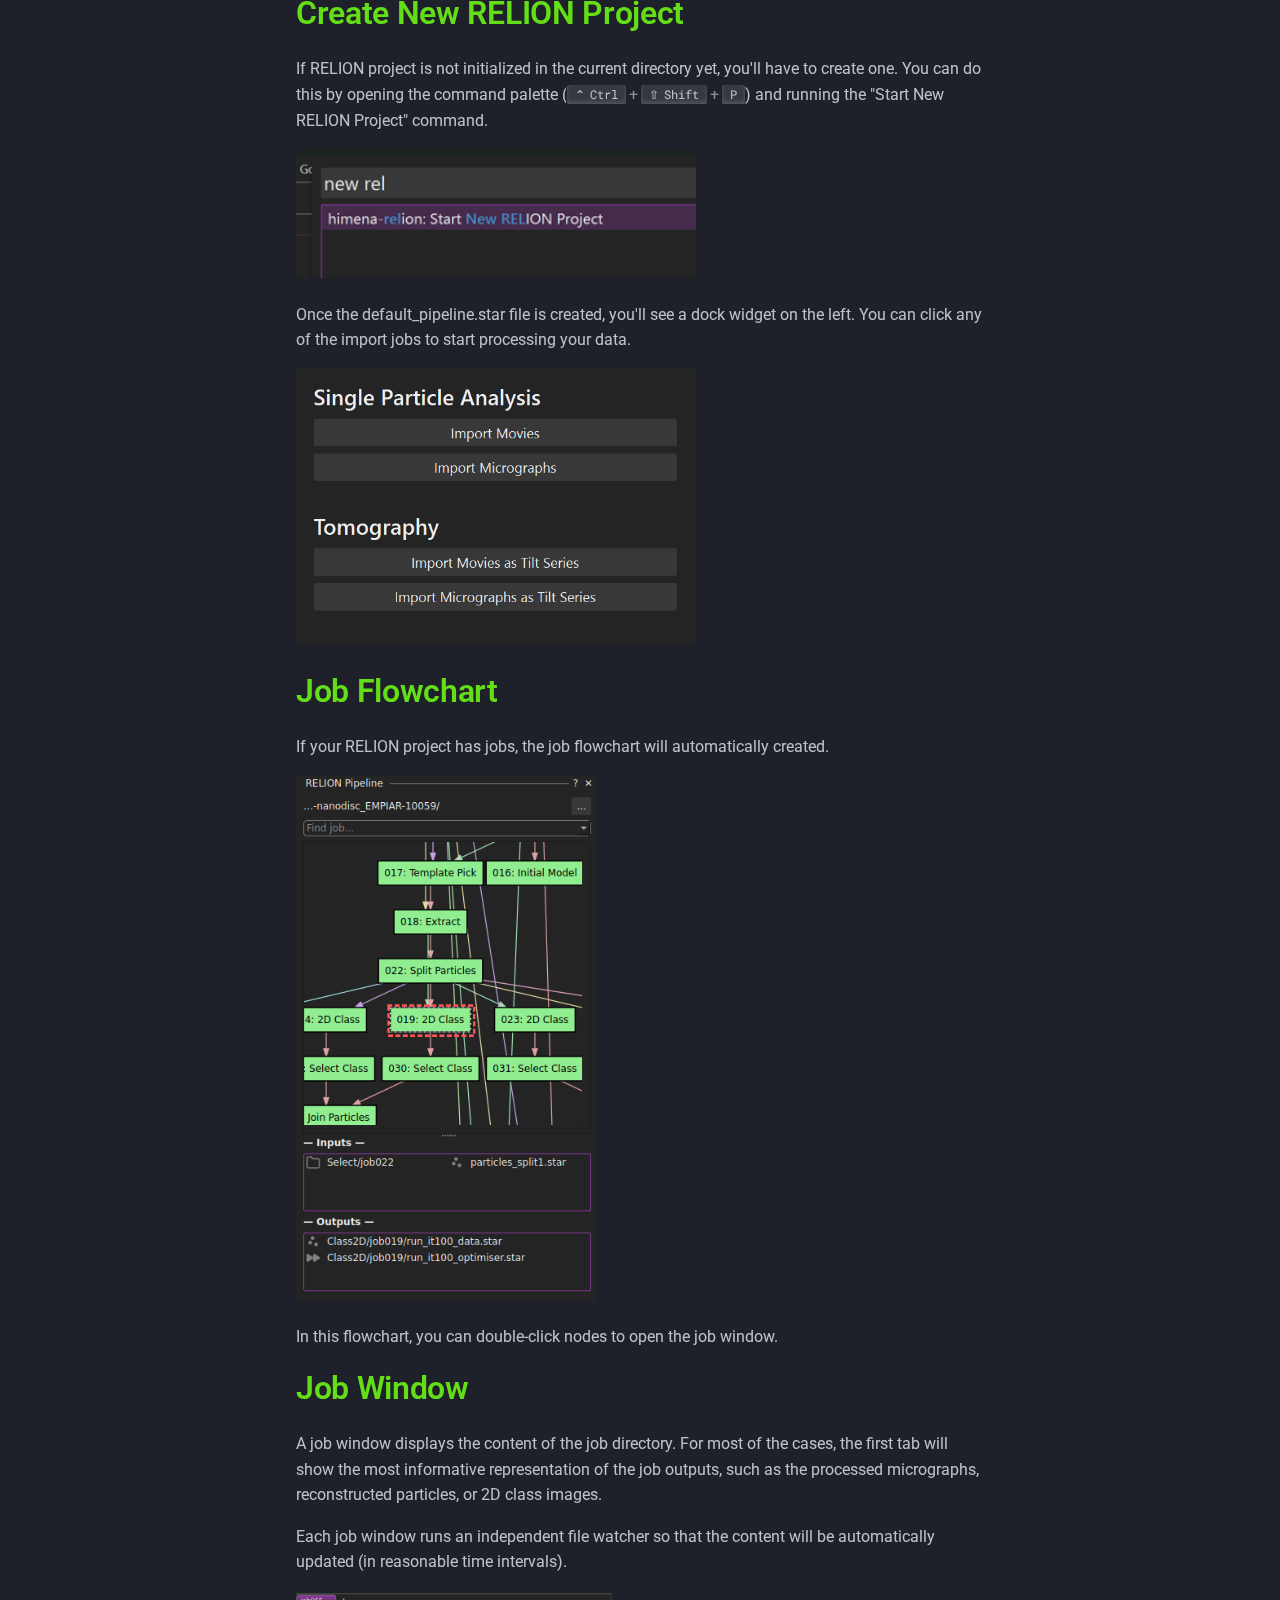
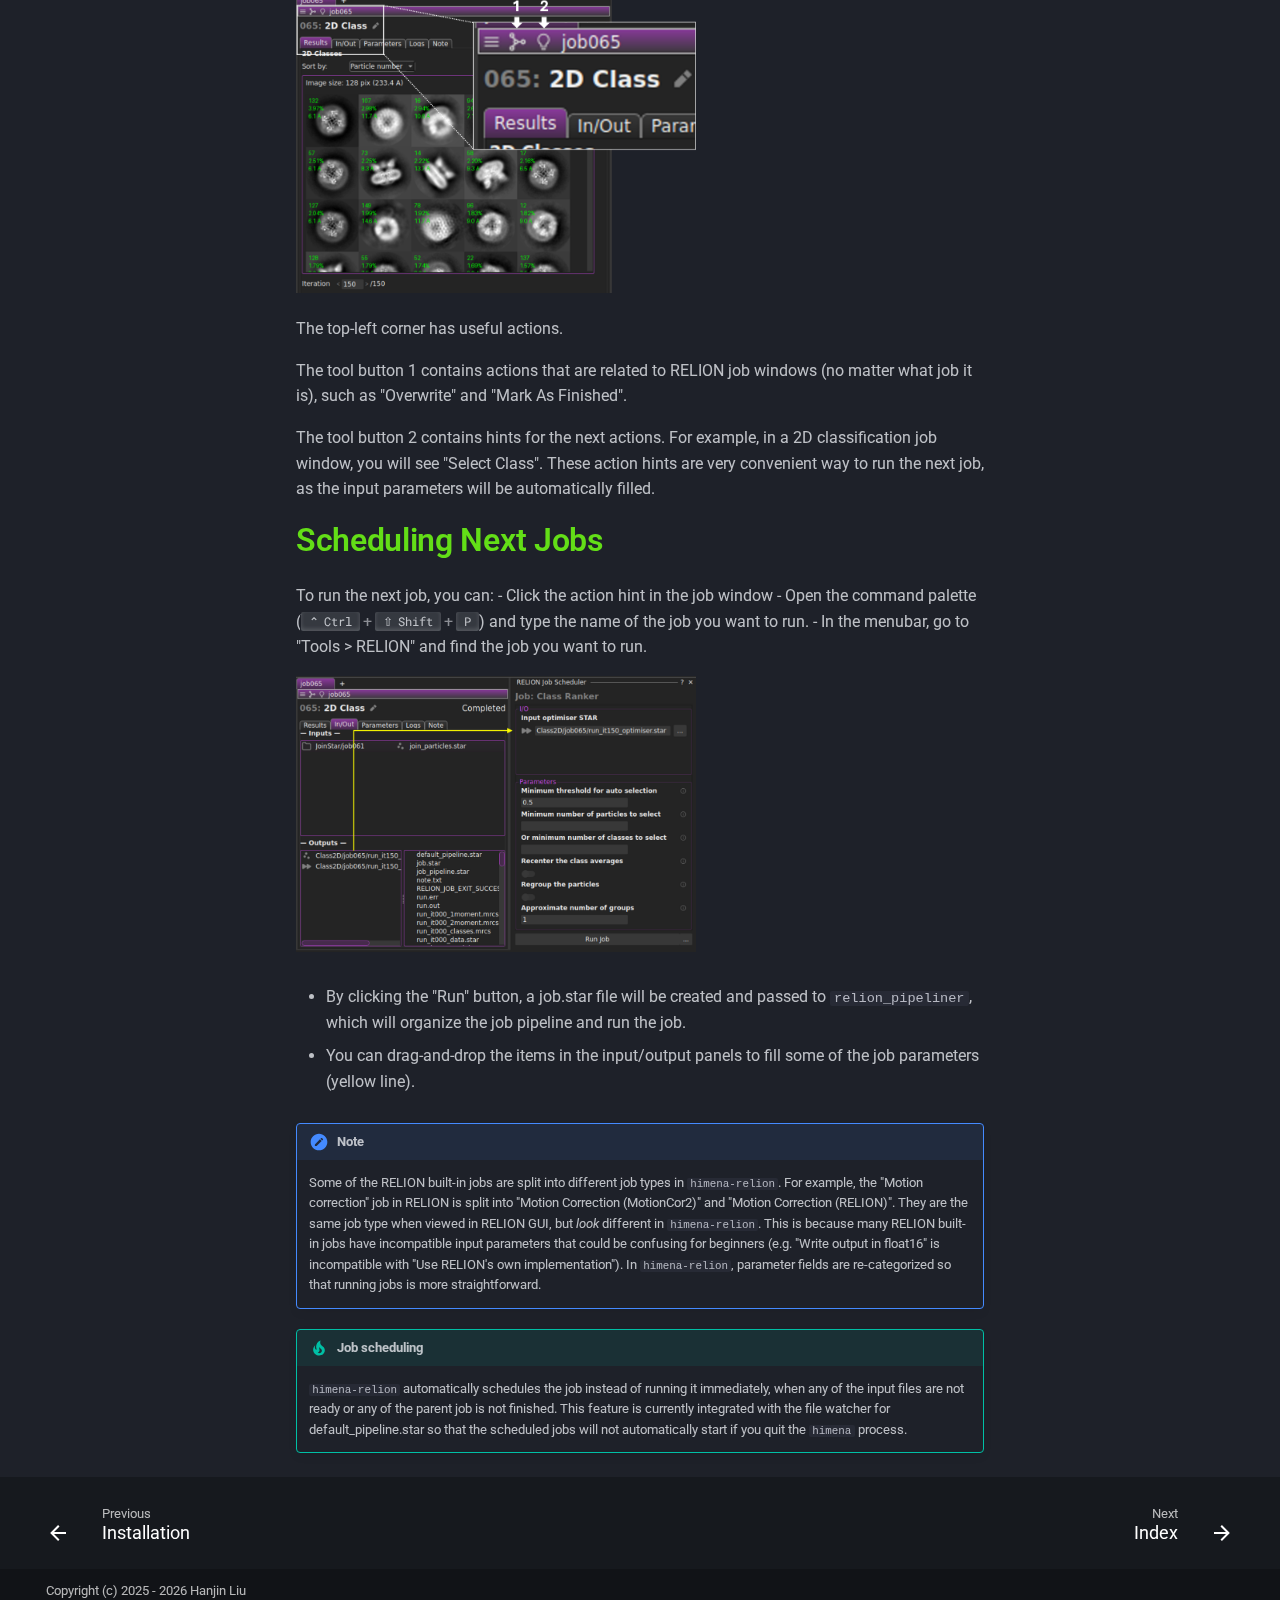
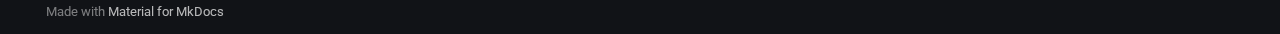
<file: getting_started/index.html>
<!doctype html>
<html lang="en" class="no-js">
  <head>
    
      <meta charset="utf-8">
      <meta name="viewport" content="width=device-width,initial-scale=1">
      
        <meta name="description" content="A modern RELION GUI">
      
      
      
      
        <link rel="prev" href="../installation/">
      
      
        <link rel="next" href="../external_jobs/">
      
      
        
      
      
      <link rel="icon" href="../assets/images/favicon.png">
      <meta name="generator" content="mkdocs-1.6.1, mkdocs-material-9.7.1">
    
    
      
        <title>Getting Started - himena-relion</title>
      
    
    
      <link rel="stylesheet" href="../assets/stylesheets/main.484c7ddc.min.css">
      
        
        <link rel="stylesheet" href="../assets/stylesheets/palette.ab4e12ef.min.css">
      
      


    
    
      
    
    
      
        
        
        <link rel="preconnect" href="https://fonts.gstatic.com" crossorigin>
        <link rel="stylesheet" href="https://fonts.googleapis.com/css?family=Roboto:300,300i,400,400i,700,700i%7CRoboto+Mono:400,400i,700,700i&display=fallback">
        <style>:root{--md-text-font:"Roboto";--md-code-font:"Roboto Mono"}</style>
      
    
    
      <link rel="stylesheet" href="../assets/_mkdocstrings.css">
    
      <link rel="stylesheet" href="../extra_style.css">
    
    <script>__md_scope=new URL("..",location),__md_hash=e=>[...e].reduce(((e,_)=>(e<<5)-e+_.charCodeAt(0)),0),__md_get=(e,_=localStorage,t=__md_scope)=>JSON.parse(_.getItem(t.pathname+"."+e)),__md_set=(e,_,t=localStorage,a=__md_scope)=>{try{t.setItem(a.pathname+"."+e,JSON.stringify(_))}catch(e){}}</script>
    
      

    
    
  </head>
  
  
    
    
      
    
    
    
    
    <body dir="ltr" data-md-color-scheme="slate" data-md-color-primary="lime" data-md-color-accent="light-green">
  
    
    <input class="md-toggle" data-md-toggle="drawer" type="checkbox" id="__drawer" autocomplete="off">
    <input class="md-toggle" data-md-toggle="search" type="checkbox" id="__search" autocomplete="off">
    <label class="md-overlay" for="__drawer"></label>
    <div data-md-component="skip">
      
        
        <a href="#getting-started" class="md-skip">
          Skip to content
        </a>
      
    </div>
    <div data-md-component="announce">
      
    </div>
    
    
      

  

<header class="md-header md-header--shadow" data-md-component="header">
  <nav class="md-header__inner md-grid" aria-label="Header">
    <a href=".." title="himena-relion" class="md-header__button md-logo" aria-label="himena-relion" data-md-component="logo">
      
  
  <svg xmlns="http://www.w3.org/2000/svg" viewBox="0 0 24 24"><path d="M12 8a3 3 0 0 0 3-3 3 3 0 0 0-3-3 3 3 0 0 0-3 3 3 3 0 0 0 3 3m0 3.54C9.64 9.35 6.5 8 3 8v11c3.5 0 6.64 1.35 9 3.54 2.36-2.19 5.5-3.54 9-3.54V8c-3.5 0-6.64 1.35-9 3.54"/></svg>

    </a>
    <label class="md-header__button md-icon" for="__drawer">
      
      <svg xmlns="http://www.w3.org/2000/svg" viewBox="0 0 24 24"><path d="M3 6h18v2H3zm0 5h18v2H3zm0 5h18v2H3z"/></svg>
    </label>
    <div class="md-header__title" data-md-component="header-title">
      <div class="md-header__ellipsis">
        <div class="md-header__topic">
          <span class="md-ellipsis">
            himena-relion
          </span>
        </div>
        <div class="md-header__topic" data-md-component="header-topic">
          <span class="md-ellipsis">
            
              Getting Started
            
          </span>
        </div>
      </div>
    </div>
    
      
        <form class="md-header__option" data-md-component="palette">
  
    
    
    
    <input class="md-option" data-md-color-media="" data-md-color-scheme="slate" data-md-color-primary="lime" data-md-color-accent="light-green"  aria-label="Switch to light mode"  type="radio" name="__palette" id="__palette_0">
    
      <label class="md-header__button md-icon" title="Switch to light mode" for="__palette_1" hidden>
        <svg xmlns="http://www.w3.org/2000/svg" viewBox="0 0 24 24"><path d="M12 18c-.89 0-1.74-.2-2.5-.55C11.56 16.5 13 14.42 13 12s-1.44-4.5-3.5-5.45C10.26 6.2 11.11 6 12 6a6 6 0 0 1 6 6 6 6 0 0 1-6 6m8-9.31V4h-4.69L12 .69 8.69 4H4v4.69L.69 12 4 15.31V20h4.69L12 23.31 15.31 20H20v-4.69L23.31 12z"/></svg>
      </label>
    
  
    
    
    
    <input class="md-option" data-md-color-media="" data-md-color-scheme="default" data-md-color-primary="lime" data-md-color-accent="indigo"  aria-label="Switch to dark mode"  type="radio" name="__palette" id="__palette_1">
    
      <label class="md-header__button md-icon" title="Switch to dark mode" for="__palette_0" hidden>
        <svg xmlns="http://www.w3.org/2000/svg" viewBox="0 0 24 24"><path d="M12 8a4 4 0 0 0-4 4 4 4 0 0 0 4 4 4 4 0 0 0 4-4 4 4 0 0 0-4-4m0 10a6 6 0 0 1-6-6 6 6 0 0 1 6-6 6 6 0 0 1 6 6 6 6 0 0 1-6 6m8-9.31V4h-4.69L12 .69 8.69 4H4v4.69L.69 12 4 15.31V20h4.69L12 23.31 15.31 20H20v-4.69L23.31 12z"/></svg>
      </label>
    
  
</form>
      
    
    
      <script>var palette=__md_get("__palette");if(palette&&palette.color){if("(prefers-color-scheme)"===palette.color.media){var media=matchMedia("(prefers-color-scheme: light)"),input=document.querySelector(media.matches?"[data-md-color-media='(prefers-color-scheme: light)']":"[data-md-color-media='(prefers-color-scheme: dark)']");palette.color.media=input.getAttribute("data-md-color-media"),palette.color.scheme=input.getAttribute("data-md-color-scheme"),palette.color.primary=input.getAttribute("data-md-color-primary"),palette.color.accent=input.getAttribute("data-md-color-accent")}for(var[key,value]of Object.entries(palette.color))document.body.setAttribute("data-md-color-"+key,value)}</script>
    
    
    
      
      
        <label class="md-header__button md-icon" for="__search">
          
          <svg xmlns="http://www.w3.org/2000/svg" viewBox="0 0 24 24"><path d="M9.5 3A6.5 6.5 0 0 1 16 9.5c0 1.61-.59 3.09-1.56 4.23l.27.27h.79l5 5-1.5 1.5-5-5v-.79l-.27-.27A6.52 6.52 0 0 1 9.5 16 6.5 6.5 0 0 1 3 9.5 6.5 6.5 0 0 1 9.5 3m0 2C7 5 5 7 5 9.5S7 14 9.5 14 14 12 14 9.5 12 5 9.5 5"/></svg>
        </label>
        <div class="md-search" data-md-component="search" role="dialog">
  <label class="md-search__overlay" for="__search"></label>
  <div class="md-search__inner" role="search">
    <form class="md-search__form" name="search">
      <input type="text" class="md-search__input" name="query" aria-label="Search" placeholder="Search" autocapitalize="off" autocorrect="off" autocomplete="off" spellcheck="false" data-md-component="search-query" required>
      <label class="md-search__icon md-icon" for="__search">
        
        <svg xmlns="http://www.w3.org/2000/svg" viewBox="0 0 24 24"><path d="M9.5 3A6.5 6.5 0 0 1 16 9.5c0 1.61-.59 3.09-1.56 4.23l.27.27h.79l5 5-1.5 1.5-5-5v-.79l-.27-.27A6.52 6.52 0 0 1 9.5 16 6.5 6.5 0 0 1 3 9.5 6.5 6.5 0 0 1 9.5 3m0 2C7 5 5 7 5 9.5S7 14 9.5 14 14 12 14 9.5 12 5 9.5 5"/></svg>
        
        <svg xmlns="http://www.w3.org/2000/svg" viewBox="0 0 24 24"><path d="M20 11v2H8l5.5 5.5-1.42 1.42L4.16 12l7.92-7.92L13.5 5.5 8 11z"/></svg>
      </label>
      <nav class="md-search__options" aria-label="Search">
        
          <a href="javascript:void(0)" class="md-search__icon md-icon" title="Share" aria-label="Share" data-clipboard data-clipboard-text="" data-md-component="search-share" tabindex="-1">
            
            <svg xmlns="http://www.w3.org/2000/svg" viewBox="0 0 24 24"><path d="M18 16.08c-.76 0-1.44.3-1.96.77L8.91 12.7c.05-.23.09-.46.09-.7s-.04-.47-.09-.7l7.05-4.11c.54.5 1.25.81 2.04.81a3 3 0 0 0 3-3 3 3 0 0 0-3-3 3 3 0 0 0-3 3c0 .24.04.47.09.7L8.04 9.81C7.5 9.31 6.79 9 6 9a3 3 0 0 0-3 3 3 3 0 0 0 3 3c.79 0 1.5-.31 2.04-.81l7.12 4.15c-.05.21-.08.43-.08.66 0 1.61 1.31 2.91 2.92 2.91s2.92-1.3 2.92-2.91A2.92 2.92 0 0 0 18 16.08"/></svg>
          </a>
        
        <button type="reset" class="md-search__icon md-icon" title="Clear" aria-label="Clear" tabindex="-1">
          
          <svg xmlns="http://www.w3.org/2000/svg" viewBox="0 0 24 24"><path d="M19 6.41 17.59 5 12 10.59 6.41 5 5 6.41 10.59 12 5 17.59 6.41 19 12 13.41 17.59 19 19 17.59 13.41 12z"/></svg>
        </button>
      </nav>
      
        <div class="md-search__suggest" data-md-component="search-suggest"></div>
      
    </form>
    <div class="md-search__output">
      <div class="md-search__scrollwrap" tabindex="0" data-md-scrollfix>
        <div class="md-search-result" data-md-component="search-result">
          <div class="md-search-result__meta">
            Initializing search
          </div>
          <ol class="md-search-result__list" role="presentation"></ol>
        </div>
      </div>
    </div>
  </div>
</div>
      
    
    
      <div class="md-header__source">
        <a href="https://github.com/hanjinliu/himena-relion" title="Go to repository" class="md-source" data-md-component="source">
  <div class="md-source__icon md-icon">
    
    <svg xmlns="http://www.w3.org/2000/svg" viewBox="0 0 448 512"><!--! Font Awesome Free 7.1.0 by @fontawesome - https://fontawesome.com License - https://fontawesome.com/license/free (Icons: CC BY 4.0, Fonts: SIL OFL 1.1, Code: MIT License) Copyright 2025 Fonticons, Inc.--><path d="M439.6 236.1 244 40.5c-5.4-5.5-12.8-8.5-20.4-8.5s-15 3-20.4 8.4L162.5 81l51.5 51.5c27.1-9.1 52.7 16.8 43.4 43.7l49.7 49.7c34.2-11.8 61.2 31 35.5 56.7-26.5 26.5-70.2-2.9-56-37.3L240.3 199v121.9c25.3 12.5 22.3 41.8 9.1 55-6.4 6.4-15.2 10.1-24.3 10.1s-17.8-3.6-24.3-10.1c-17.6-17.6-11.1-46.9 11.2-56v-123c-20.8-8.5-24.6-30.7-18.6-45L142.6 101 8.5 235.1C3 240.6 0 247.9 0 255.5s3 15 8.5 20.4l195.6 195.7c5.4 5.4 12.7 8.4 20.4 8.4s15-3 20.4-8.4l194.7-194.7c5.4-5.4 8.4-12.8 8.4-20.4s-3-15-8.4-20.4"/></svg>
  </div>
  <div class="md-source__repository">
    himena-relion
  </div>
</a>
      </div>
    
  </nav>
  
</header>
    
    <div class="md-container" data-md-component="container">
      
      
        
          
        
      
      <main class="md-main" data-md-component="main">
        <div class="md-main__inner md-grid">
          
            
              
              <div class="md-sidebar md-sidebar--primary" data-md-component="sidebar" data-md-type="navigation" >
                <div class="md-sidebar__scrollwrap">
                  <div class="md-sidebar__inner">
                    



<nav class="md-nav md-nav--primary" aria-label="Navigation" data-md-level="0">
  <label class="md-nav__title" for="__drawer">
    <a href=".." title="himena-relion" class="md-nav__button md-logo" aria-label="himena-relion" data-md-component="logo">
      
  
  <svg xmlns="http://www.w3.org/2000/svg" viewBox="0 0 24 24"><path d="M12 8a3 3 0 0 0 3-3 3 3 0 0 0-3-3 3 3 0 0 0-3 3 3 3 0 0 0 3 3m0 3.54C9.64 9.35 6.5 8 3 8v11c3.5 0 6.64 1.35 9 3.54 2.36-2.19 5.5-3.54 9-3.54V8c-3.5 0-6.64 1.35-9 3.54"/></svg>

    </a>
    himena-relion
  </label>
  
    <div class="md-nav__source">
      <a href="https://github.com/hanjinliu/himena-relion" title="Go to repository" class="md-source" data-md-component="source">
  <div class="md-source__icon md-icon">
    
    <svg xmlns="http://www.w3.org/2000/svg" viewBox="0 0 448 512"><!--! Font Awesome Free 7.1.0 by @fontawesome - https://fontawesome.com License - https://fontawesome.com/license/free (Icons: CC BY 4.0, Fonts: SIL OFL 1.1, Code: MIT License) Copyright 2025 Fonticons, Inc.--><path d="M439.6 236.1 244 40.5c-5.4-5.5-12.8-8.5-20.4-8.5s-15 3-20.4 8.4L162.5 81l51.5 51.5c27.1-9.1 52.7 16.8 43.4 43.7l49.7 49.7c34.2-11.8 61.2 31 35.5 56.7-26.5 26.5-70.2-2.9-56-37.3L240.3 199v121.9c25.3 12.5 22.3 41.8 9.1 55-6.4 6.4-15.2 10.1-24.3 10.1s-17.8-3.6-24.3-10.1c-17.6-17.6-11.1-46.9 11.2-56v-123c-20.8-8.5-24.6-30.7-18.6-45L142.6 101 8.5 235.1C3 240.6 0 247.9 0 255.5s3 15 8.5 20.4l195.6 195.7c5.4 5.4 12.7 8.4 20.4 8.4s15-3 20.4-8.4l194.7-194.7c5.4-5.4 8.4-12.8 8.4-20.4s-3-15-8.4-20.4"/></svg>
  </div>
  <div class="md-source__repository">
    himena-relion
  </div>
</a>
    </div>
  
  <ul class="md-nav__list" data-md-scrollfix>
    
      
      
  
  
  
  
    <li class="md-nav__item">
      <a href=".." class="md-nav__link">
        
  
  
  <span class="md-ellipsis">
    
  
    Home
  

    
  </span>
  
  

      </a>
    </li>
  

    
      
      
  
  
  
  
    <li class="md-nav__item">
      <a href="../installation/" class="md-nav__link">
        
  
  
  <span class="md-ellipsis">
    
  
    Installation
  

    
  </span>
  
  

      </a>
    </li>
  

    
      
      
  
  
    
  
  
  
    <li class="md-nav__item md-nav__item--active">
      
      <input class="md-nav__toggle md-toggle" type="checkbox" id="__toc">
      
      
        
      
      
        <label class="md-nav__link md-nav__link--active" for="__toc">
          
  
  
  <span class="md-ellipsis">
    
  
    Getting Started
  

    
  </span>
  
  

          <span class="md-nav__icon md-icon"></span>
        </label>
      
      <a href="./" class="md-nav__link md-nav__link--active">
        
  
  
  <span class="md-ellipsis">
    
  
    Getting Started
  

    
  </span>
  
  

      </a>
      
        

<nav class="md-nav md-nav--secondary" aria-label="Table of contents">
  
  
  
    
  
  
    <label class="md-nav__title" for="__toc">
      <span class="md-nav__icon md-icon"></span>
      Table of contents
    </label>
    <ul class="md-nav__list" data-md-component="toc" data-md-scrollfix>
      
        <li class="md-nav__item">
  <a href="#configuration" class="md-nav__link">
    <span class="md-ellipsis">
      
        Configuration
      
    </span>
  </a>
  
</li>
      
        <li class="md-nav__item">
  <a href="#launch-existing-relion-project" class="md-nav__link">
    <span class="md-ellipsis">
      
        Launch Existing RELION Project
      
    </span>
  </a>
  
</li>
      
        <li class="md-nav__item">
  <a href="#create-new-relion-project" class="md-nav__link">
    <span class="md-ellipsis">
      
        Create New RELION Project
      
    </span>
  </a>
  
</li>
      
        <li class="md-nav__item">
  <a href="#job-flowchart" class="md-nav__link">
    <span class="md-ellipsis">
      
        Job Flowchart
      
    </span>
  </a>
  
</li>
      
        <li class="md-nav__item">
  <a href="#job-window" class="md-nav__link">
    <span class="md-ellipsis">
      
        Job Window
      
    </span>
  </a>
  
</li>
      
        <li class="md-nav__item">
  <a href="#scheduling-next-jobs" class="md-nav__link">
    <span class="md-ellipsis">
      
        Scheduling Next Jobs
      
    </span>
  </a>
  
</li>
      
    </ul>
  
</nav>
      
    </li>
  

    
      
      
  
  
  
  
    
    
      
        
          
        
      
        
      
        
      
    
    
    
      
        
        
      
    
    
    <li class="md-nav__item md-nav__item--section md-nav__item--nested">
      
        
        
        <input class="md-nav__toggle md-toggle " type="checkbox" id="__nav_4" >
        
          
          <div class="md-nav__link md-nav__container">
            <a href="../external_jobs/" class="md-nav__link ">
              
  
  
  <span class="md-ellipsis">
    
  
    External Jobs
  

    
  </span>
  
  

            </a>
            
              
              <label class="md-nav__link " for="__nav_4" id="__nav_4_label" tabindex="">
                <span class="md-nav__icon md-icon"></span>
              </label>
            
          </div>
        
        <nav class="md-nav" data-md-level="1" aria-labelledby="__nav_4_label" aria-expanded="false">
          <label class="md-nav__title" for="__nav_4">
            <span class="md-nav__icon md-icon"></span>
            
  
    External Jobs
  

          </label>
          <ul class="md-nav__list" data-md-scrollfix>
            
              
            
              
                
  
  
  
  
    <li class="md-nav__item">
      <a href="../external_jobs/builtin/" class="md-nav__link">
        
  
  
  <span class="md-ellipsis">
    
  
    Built-in External Jobs
  

    
  </span>
  
  

      </a>
    </li>
  

              
            
              
                
  
  
  
  
    <li class="md-nav__item">
      <a href="../external_jobs/dev/" class="md-nav__link">
        
  
  
  <span class="md-ellipsis">
    
  
    Create External Jobs
  

    
  </span>
  
  

      </a>
    </li>
  

              
            
          </ul>
        </nav>
      
    </li>
  

    
  </ul>
</nav>
                  </div>
                </div>
              </div>
            
            
              
              <div class="md-sidebar md-sidebar--secondary" data-md-component="sidebar" data-md-type="toc" >
                <div class="md-sidebar__scrollwrap">
                  <div class="md-sidebar__inner">
                    

<nav class="md-nav md-nav--secondary" aria-label="Table of contents">
  
  
  
    
  
  
    <label class="md-nav__title" for="__toc">
      <span class="md-nav__icon md-icon"></span>
      Table of contents
    </label>
    <ul class="md-nav__list" data-md-component="toc" data-md-scrollfix>
      
        <li class="md-nav__item">
  <a href="#configuration" class="md-nav__link">
    <span class="md-ellipsis">
      
        Configuration
      
    </span>
  </a>
  
</li>
      
        <li class="md-nav__item">
  <a href="#launch-existing-relion-project" class="md-nav__link">
    <span class="md-ellipsis">
      
        Launch Existing RELION Project
      
    </span>
  </a>
  
</li>
      
        <li class="md-nav__item">
  <a href="#create-new-relion-project" class="md-nav__link">
    <span class="md-ellipsis">
      
        Create New RELION Project
      
    </span>
  </a>
  
</li>
      
        <li class="md-nav__item">
  <a href="#job-flowchart" class="md-nav__link">
    <span class="md-ellipsis">
      
        Job Flowchart
      
    </span>
  </a>
  
</li>
      
        <li class="md-nav__item">
  <a href="#job-window" class="md-nav__link">
    <span class="md-ellipsis">
      
        Job Window
      
    </span>
  </a>
  
</li>
      
        <li class="md-nav__item">
  <a href="#scheduling-next-jobs" class="md-nav__link">
    <span class="md-ellipsis">
      
        Scheduling Next Jobs
      
    </span>
  </a>
  
</li>
      
    </ul>
  
</nav>
                  </div>
                </div>
              </div>
            
          
          
            <div class="md-content" data-md-component="content">
              
              <article class="md-content__inner md-typeset">
                
                  


  
  


<h1 id="getting-started">Getting Started</h1>
<p>Run</p>
<div class="highlight"><pre><span></span><code>himena<span class="w"> </span>relion
</code></pre></div>
<p>to launch the application.</p>
<h2 id="configuration">Configuration</h2>
<p>Before starting your image processing, you need to configure the paths to executables
and scripts that RELION jobs will call.</p>
<p>Open the himena setting dialog (<span class="keys"><kbd class="key-control">Ctrl</kbd><span>+</span><kbd class="key-comma">,</kbd></span>) and select the "Configurations" tab.
Type "relion" in the search bar, and you will see the configuration items related to
RELION as shown below.</p>
<p><img alt="" loading="lazy" src="../images/00_config.png" width="600px" /></p>
<p>These values will be automatically used for the RELION jobs that take these executables
or scripts as input.</p>
<div class="admonition note">
<p class="admonition-title">Note</p>
<p>You can further customize the application, including dark background, keybinding,
font etc. Please refer to the <a href="https://hanjinliu.github.io/himena/usage/customization/">himena documentation</a>.</p>
</div>
<h2 id="launch-existing-relion-project">Launch Existing RELION Project</h2>
<p><code>himena-relion</code> and RELION GUI is compatible. If you have an existing RELION project,
just run <code>himena relion</code> under the project directory</p>
<div class="highlight"><pre><span></span><code><span class="nb">cd</span><span class="w"> </span>path/to/my-project
himena<span class="w"> </span>relion<span class="w"> </span><span class="p">&amp;</span>
</code></pre></div>
<p>or pass the project path as an argument</p>
<div class="highlight"><pre><span></span><code>himena<span class="w"> </span>relion<span class="w"> </span>path/to/my-project<span class="w"> </span><span class="p">&amp;</span>
</code></pre></div>
<p>You can also open a RELION project by:</p>
<ul>
<li><span class="keys"><kbd class="key-control">Ctrl</kbd><span>+</span><kbd class="key-o">O</kbd></span> and select the default_pipeline.star file.</li>
<li>from the "Recent Files" in the startup window.</li>
<li>from the recent-file command palette (<span class="keys"><kbd class="key-control">Ctrl</kbd><span>+</span><kbd class="key-k">K</kbd></span> &rarr; <span class="keys"><kbd class="key-control">Ctrl</kbd><span>+</span><kbd class="key-r">R</kbd></span>)</li>
</ul>
<h2 id="create-new-relion-project">Create New RELION Project</h2>
<p>If RELION project is not initialized in the current directory yet, you'll have to create
one. You can do this by opening the command palette (<span class="keys"><kbd class="key-control">Ctrl</kbd><span>+</span><kbd class="key-shift">Shift</kbd><span>+</span><kbd class="key-p">P</kbd></span>) and running the "Start New RELION Project" command.</p>
<p><img alt="" loading="lazy" src="../images/01_new_cmd_palette.png" width="400px" /></p>
<p>Once the default_pipeline.star file is created, you'll see a dock widget on the left.
You can click any of the import jobs to start processing your data.</p>
<p><img alt="" loading="lazy" src="../images/01_flowchart_startup.png" width="400px" /></p>
<h2 id="job-flowchart">Job Flowchart</h2>
<p>If your RELION project has jobs, the job flowchart will automatically created.</p>
<p><img alt="" loading="lazy" src="../images/01_flowchart_example.png" width="300px" /></p>
<p>In this flowchart, you can double-click nodes to open the job window.</p>
<h2 id="job-window">Job Window</h2>
<p>A job window displays the content of the job directory. For most of the cases, the first
tab will show the most informative representation of the job outputs, such as the
processed micrographs, reconstructed particles, or 2D class images.</p>
<p>Each job window runs an independent file watcher so that the content will be
automatically updated (in reasonable time intervals).</p>
<p><img alt="" loading="lazy" src="../images/01_job_window.png" width="400px" /></p>
<p>The top-left corner has useful actions.</p>
<p>The tool button 1 contains actions that are related to RELION job windows (no matter
what job it is), such as "Overwrite" and "Mark As Finished".</p>
<p>The tool button 2 contains hints for the next actions. For example, in a 2D
classification job window, you will see "Select Class". These action hints are very
convenient way to run the next job, as the input parameters will be automatically
filled.</p>
<h2 id="scheduling-next-jobs">Scheduling Next Jobs</h2>
<p>To run the next job, you can:
- Click the action hint in the job window
- Open the command palette (<span class="keys"><kbd class="key-control">Ctrl</kbd><span>+</span><kbd class="key-shift">Shift</kbd><span>+</span><kbd class="key-p">P</kbd></span>) and type the name of the job you want to
  run.
- In the menubar, go to "Tools &gt; RELION" and find the job you want to run.</p>
<p><img alt="" loading="lazy" src="../images/01_run_job.png" width="400px" /></p>
<ul>
<li>
<p>By clicking the "Run" button, a job.star file will be created and passed to
  <code>relion_pipeliner</code>, which will organize the job pipeline and run the job.</p>
</li>
<li>
<p>You can drag-and-drop the items in the input/output panels to fill some of the job
  parameters (yellow line).</p>
</li>
</ul>
<div class="admonition note">
<p class="admonition-title">Note</p>
<p>Some of the RELION built-in jobs are split into different job types in
<code>himena-relion</code>. For example, the "Motion correction" job in RELION is split into "Motion Correction (MotionCor2)" and "Motion Correction (RELION)". They are the same
job type when viewed in RELION GUI, but <em>look</em> different in <code>himena-relion</code>. This is
because many RELION built-in jobs have incompatible input parameters that could be
confusing for beginners (e.g. "Write output in float16" is incompatible with "Use RELION's own implementation"). In <code>himena-relion</code>, parameter fields are
re-categorized so that running jobs is more straightforward.</p>
</div>
<div class="admonition tip">
<p class="admonition-title">Job scheduling</p>
<p><code>himena-relion</code> automatically schedules the job instead of running it immediately,
when any of the input files are not ready or any of the parent job is not finished.
This feature is currently integrated with the file watcher for default_pipeline.star
so that the scheduled jobs will not automatically start if you quit the <code>himena</code>
process.</p>
</div>












                
              </article>
            </div>
          
          
<script>var target=document.getElementById(location.hash.slice(1));target&&target.name&&(target.checked=target.name.startsWith("__tabbed_"))</script>
        </div>
        
      </main>
      
        <footer class="md-footer">
  
    
      
      <nav class="md-footer__inner md-grid" aria-label="Footer" >
        
          
          <a href="../installation/" class="md-footer__link md-footer__link--prev" aria-label="Previous: Installation">
            <div class="md-footer__button md-icon">
              
              <svg xmlns="http://www.w3.org/2000/svg" viewBox="0 0 24 24"><path d="M20 11v2H8l5.5 5.5-1.42 1.42L4.16 12l7.92-7.92L13.5 5.5 8 11z"/></svg>
            </div>
            <div class="md-footer__title">
              <span class="md-footer__direction">
                Previous
              </span>
              <div class="md-ellipsis">
                Installation
              </div>
            </div>
          </a>
        
        
          
          <a href="../external_jobs/" class="md-footer__link md-footer__link--next" aria-label="Next: Index">
            <div class="md-footer__title">
              <span class="md-footer__direction">
                Next
              </span>
              <div class="md-ellipsis">
                Index
              </div>
            </div>
            <div class="md-footer__button md-icon">
              
              <svg xmlns="http://www.w3.org/2000/svg" viewBox="0 0 24 24"><path d="M4 11v2h12l-5.5 5.5 1.42 1.42L19.84 12l-7.92-7.92L10.5 5.5 16 11z"/></svg>
            </div>
          </a>
        
      </nav>
    
  
  <div class="md-footer-meta md-typeset">
    <div class="md-footer-meta__inner md-grid">
      <div class="md-copyright">
  
    <div class="md-copyright__highlight">
      Copyright (c) 2025 - 2026 Hanjin Liu
    </div>
  
  
    Made with
    <a href="https://squidfunk.github.io/mkdocs-material/" target="_blank" rel="noopener">
      Material for MkDocs
    </a>
  
</div>
      
    </div>
  </div>
</footer>
      
    </div>
    <div class="md-dialog" data-md-component="dialog">
      <div class="md-dialog__inner md-typeset"></div>
    </div>
    
    
    
      
      
      <script id="__config" type="application/json">{"annotate": null, "base": "..", "features": ["content.code.annotate", "navigation.sections", "navigation.indexes", "navigation.footer", "toc.follow", "search.suggest", "search.share"], "search": "../assets/javascripts/workers/search.2c215733.min.js", "tags": null, "translations": {"clipboard.copied": "Copied to clipboard", "clipboard.copy": "Copy to clipboard", "search.result.more.one": "1 more on this page", "search.result.more.other": "# more on this page", "search.result.none": "No matching documents", "search.result.one": "1 matching document", "search.result.other": "# matching documents", "search.result.placeholder": "Type to start searching", "search.result.term.missing": "Missing", "select.version": "Select version"}, "version": null}</script>
    
    
      <script src="../assets/javascripts/bundle.79ae519e.min.js"></script>
      
    
  </body>
</html>
</file>
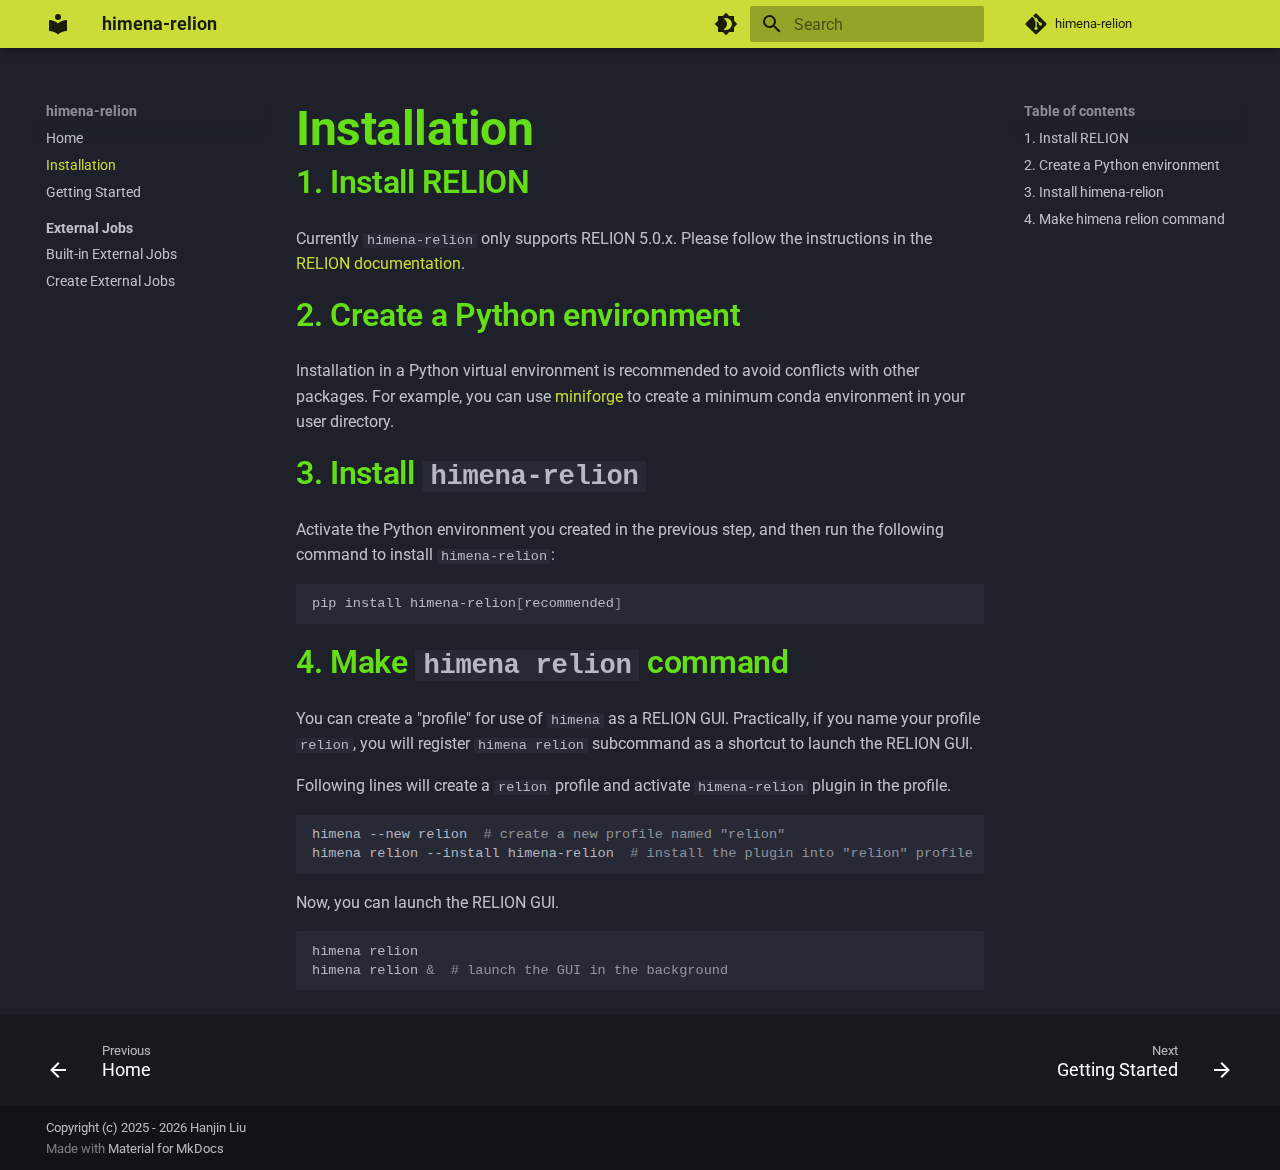
<file: installation/index.html>
<!doctype html>
<html lang="en" class="no-js">
  <head>
    
      <meta charset="utf-8">
      <meta name="viewport" content="width=device-width,initial-scale=1">
      
        <meta name="description" content="A modern RELION GUI">
      
      
      
      
        <link rel="prev" href="..">
      
      
        <link rel="next" href="../getting_started/">
      
      
        
      
      
      <link rel="icon" href="../assets/images/favicon.png">
      <meta name="generator" content="mkdocs-1.6.1, mkdocs-material-9.7.1">
    
    
      
        <title>Installation - himena-relion</title>
      
    
    
      <link rel="stylesheet" href="../assets/stylesheets/main.484c7ddc.min.css">
      
        
        <link rel="stylesheet" href="../assets/stylesheets/palette.ab4e12ef.min.css">
      
      


    
    
      
    
    
      
        
        
        <link rel="preconnect" href="https://fonts.gstatic.com" crossorigin>
        <link rel="stylesheet" href="https://fonts.googleapis.com/css?family=Roboto:300,300i,400,400i,700,700i%7CRoboto+Mono:400,400i,700,700i&display=fallback">
        <style>:root{--md-text-font:"Roboto";--md-code-font:"Roboto Mono"}</style>
      
    
    
      <link rel="stylesheet" href="../assets/_mkdocstrings.css">
    
      <link rel="stylesheet" href="../extra_style.css">
    
    <script>__md_scope=new URL("..",location),__md_hash=e=>[...e].reduce(((e,_)=>(e<<5)-e+_.charCodeAt(0)),0),__md_get=(e,_=localStorage,t=__md_scope)=>JSON.parse(_.getItem(t.pathname+"."+e)),__md_set=(e,_,t=localStorage,a=__md_scope)=>{try{t.setItem(a.pathname+"."+e,JSON.stringify(_))}catch(e){}}</script>
    
      

    
    
  </head>
  
  
    
    
      
    
    
    
    
    <body dir="ltr" data-md-color-scheme="slate" data-md-color-primary="lime" data-md-color-accent="light-green">
  
    
    <input class="md-toggle" data-md-toggle="drawer" type="checkbox" id="__drawer" autocomplete="off">
    <input class="md-toggle" data-md-toggle="search" type="checkbox" id="__search" autocomplete="off">
    <label class="md-overlay" for="__drawer"></label>
    <div data-md-component="skip">
      
        
        <a href="#installation" class="md-skip">
          Skip to content
        </a>
      
    </div>
    <div data-md-component="announce">
      
    </div>
    
    
      

  

<header class="md-header md-header--shadow" data-md-component="header">
  <nav class="md-header__inner md-grid" aria-label="Header">
    <a href=".." title="himena-relion" class="md-header__button md-logo" aria-label="himena-relion" data-md-component="logo">
      
  
  <svg xmlns="http://www.w3.org/2000/svg" viewBox="0 0 24 24"><path d="M12 8a3 3 0 0 0 3-3 3 3 0 0 0-3-3 3 3 0 0 0-3 3 3 3 0 0 0 3 3m0 3.54C9.64 9.35 6.5 8 3 8v11c3.5 0 6.64 1.35 9 3.54 2.36-2.19 5.5-3.54 9-3.54V8c-3.5 0-6.64 1.35-9 3.54"/></svg>

    </a>
    <label class="md-header__button md-icon" for="__drawer">
      
      <svg xmlns="http://www.w3.org/2000/svg" viewBox="0 0 24 24"><path d="M3 6h18v2H3zm0 5h18v2H3zm0 5h18v2H3z"/></svg>
    </label>
    <div class="md-header__title" data-md-component="header-title">
      <div class="md-header__ellipsis">
        <div class="md-header__topic">
          <span class="md-ellipsis">
            himena-relion
          </span>
        </div>
        <div class="md-header__topic" data-md-component="header-topic">
          <span class="md-ellipsis">
            
              Installation
            
          </span>
        </div>
      </div>
    </div>
    
      
        <form class="md-header__option" data-md-component="palette">
  
    
    
    
    <input class="md-option" data-md-color-media="" data-md-color-scheme="slate" data-md-color-primary="lime" data-md-color-accent="light-green"  aria-label="Switch to light mode"  type="radio" name="__palette" id="__palette_0">
    
      <label class="md-header__button md-icon" title="Switch to light mode" for="__palette_1" hidden>
        <svg xmlns="http://www.w3.org/2000/svg" viewBox="0 0 24 24"><path d="M12 18c-.89 0-1.74-.2-2.5-.55C11.56 16.5 13 14.42 13 12s-1.44-4.5-3.5-5.45C10.26 6.2 11.11 6 12 6a6 6 0 0 1 6 6 6 6 0 0 1-6 6m8-9.31V4h-4.69L12 .69 8.69 4H4v4.69L.69 12 4 15.31V20h4.69L12 23.31 15.31 20H20v-4.69L23.31 12z"/></svg>
      </label>
    
  
    
    
    
    <input class="md-option" data-md-color-media="" data-md-color-scheme="default" data-md-color-primary="lime" data-md-color-accent="indigo"  aria-label="Switch to dark mode"  type="radio" name="__palette" id="__palette_1">
    
      <label class="md-header__button md-icon" title="Switch to dark mode" for="__palette_0" hidden>
        <svg xmlns="http://www.w3.org/2000/svg" viewBox="0 0 24 24"><path d="M12 8a4 4 0 0 0-4 4 4 4 0 0 0 4 4 4 4 0 0 0 4-4 4 4 0 0 0-4-4m0 10a6 6 0 0 1-6-6 6 6 0 0 1 6-6 6 6 0 0 1 6 6 6 6 0 0 1-6 6m8-9.31V4h-4.69L12 .69 8.69 4H4v4.69L.69 12 4 15.31V20h4.69L12 23.31 15.31 20H20v-4.69L23.31 12z"/></svg>
      </label>
    
  
</form>
      
    
    
      <script>var palette=__md_get("__palette");if(palette&&palette.color){if("(prefers-color-scheme)"===palette.color.media){var media=matchMedia("(prefers-color-scheme: light)"),input=document.querySelector(media.matches?"[data-md-color-media='(prefers-color-scheme: light)']":"[data-md-color-media='(prefers-color-scheme: dark)']");palette.color.media=input.getAttribute("data-md-color-media"),palette.color.scheme=input.getAttribute("data-md-color-scheme"),palette.color.primary=input.getAttribute("data-md-color-primary"),palette.color.accent=input.getAttribute("data-md-color-accent")}for(var[key,value]of Object.entries(palette.color))document.body.setAttribute("data-md-color-"+key,value)}</script>
    
    
    
      
      
        <label class="md-header__button md-icon" for="__search">
          
          <svg xmlns="http://www.w3.org/2000/svg" viewBox="0 0 24 24"><path d="M9.5 3A6.5 6.5 0 0 1 16 9.5c0 1.61-.59 3.09-1.56 4.23l.27.27h.79l5 5-1.5 1.5-5-5v-.79l-.27-.27A6.52 6.52 0 0 1 9.5 16 6.5 6.5 0 0 1 3 9.5 6.5 6.5 0 0 1 9.5 3m0 2C7 5 5 7 5 9.5S7 14 9.5 14 14 12 14 9.5 12 5 9.5 5"/></svg>
        </label>
        <div class="md-search" data-md-component="search" role="dialog">
  <label class="md-search__overlay" for="__search"></label>
  <div class="md-search__inner" role="search">
    <form class="md-search__form" name="search">
      <input type="text" class="md-search__input" name="query" aria-label="Search" placeholder="Search" autocapitalize="off" autocorrect="off" autocomplete="off" spellcheck="false" data-md-component="search-query" required>
      <label class="md-search__icon md-icon" for="__search">
        
        <svg xmlns="http://www.w3.org/2000/svg" viewBox="0 0 24 24"><path d="M9.5 3A6.5 6.5 0 0 1 16 9.5c0 1.61-.59 3.09-1.56 4.23l.27.27h.79l5 5-1.5 1.5-5-5v-.79l-.27-.27A6.52 6.52 0 0 1 9.5 16 6.5 6.5 0 0 1 3 9.5 6.5 6.5 0 0 1 9.5 3m0 2C7 5 5 7 5 9.5S7 14 9.5 14 14 12 14 9.5 12 5 9.5 5"/></svg>
        
        <svg xmlns="http://www.w3.org/2000/svg" viewBox="0 0 24 24"><path d="M20 11v2H8l5.5 5.5-1.42 1.42L4.16 12l7.92-7.92L13.5 5.5 8 11z"/></svg>
      </label>
      <nav class="md-search__options" aria-label="Search">
        
          <a href="javascript:void(0)" class="md-search__icon md-icon" title="Share" aria-label="Share" data-clipboard data-clipboard-text="" data-md-component="search-share" tabindex="-1">
            
            <svg xmlns="http://www.w3.org/2000/svg" viewBox="0 0 24 24"><path d="M18 16.08c-.76 0-1.44.3-1.96.77L8.91 12.7c.05-.23.09-.46.09-.7s-.04-.47-.09-.7l7.05-4.11c.54.5 1.25.81 2.04.81a3 3 0 0 0 3-3 3 3 0 0 0-3-3 3 3 0 0 0-3 3c0 .24.04.47.09.7L8.04 9.81C7.5 9.31 6.79 9 6 9a3 3 0 0 0-3 3 3 3 0 0 0 3 3c.79 0 1.5-.31 2.04-.81l7.12 4.15c-.05.21-.08.43-.08.66 0 1.61 1.31 2.91 2.92 2.91s2.92-1.3 2.92-2.91A2.92 2.92 0 0 0 18 16.08"/></svg>
          </a>
        
        <button type="reset" class="md-search__icon md-icon" title="Clear" aria-label="Clear" tabindex="-1">
          
          <svg xmlns="http://www.w3.org/2000/svg" viewBox="0 0 24 24"><path d="M19 6.41 17.59 5 12 10.59 6.41 5 5 6.41 10.59 12 5 17.59 6.41 19 12 13.41 17.59 19 19 17.59 13.41 12z"/></svg>
        </button>
      </nav>
      
        <div class="md-search__suggest" data-md-component="search-suggest"></div>
      
    </form>
    <div class="md-search__output">
      <div class="md-search__scrollwrap" tabindex="0" data-md-scrollfix>
        <div class="md-search-result" data-md-component="search-result">
          <div class="md-search-result__meta">
            Initializing search
          </div>
          <ol class="md-search-result__list" role="presentation"></ol>
        </div>
      </div>
    </div>
  </div>
</div>
      
    
    
      <div class="md-header__source">
        <a href="https://github.com/hanjinliu/himena-relion" title="Go to repository" class="md-source" data-md-component="source">
  <div class="md-source__icon md-icon">
    
    <svg xmlns="http://www.w3.org/2000/svg" viewBox="0 0 448 512"><!--! Font Awesome Free 7.1.0 by @fontawesome - https://fontawesome.com License - https://fontawesome.com/license/free (Icons: CC BY 4.0, Fonts: SIL OFL 1.1, Code: MIT License) Copyright 2025 Fonticons, Inc.--><path d="M439.6 236.1 244 40.5c-5.4-5.5-12.8-8.5-20.4-8.5s-15 3-20.4 8.4L162.5 81l51.5 51.5c27.1-9.1 52.7 16.8 43.4 43.7l49.7 49.7c34.2-11.8 61.2 31 35.5 56.7-26.5 26.5-70.2-2.9-56-37.3L240.3 199v121.9c25.3 12.5 22.3 41.8 9.1 55-6.4 6.4-15.2 10.1-24.3 10.1s-17.8-3.6-24.3-10.1c-17.6-17.6-11.1-46.9 11.2-56v-123c-20.8-8.5-24.6-30.7-18.6-45L142.6 101 8.5 235.1C3 240.6 0 247.9 0 255.5s3 15 8.5 20.4l195.6 195.7c5.4 5.4 12.7 8.4 20.4 8.4s15-3 20.4-8.4l194.7-194.7c5.4-5.4 8.4-12.8 8.4-20.4s-3-15-8.4-20.4"/></svg>
  </div>
  <div class="md-source__repository">
    himena-relion
  </div>
</a>
      </div>
    
  </nav>
  
</header>
    
    <div class="md-container" data-md-component="container">
      
      
        
          
        
      
      <main class="md-main" data-md-component="main">
        <div class="md-main__inner md-grid">
          
            
              
              <div class="md-sidebar md-sidebar--primary" data-md-component="sidebar" data-md-type="navigation" >
                <div class="md-sidebar__scrollwrap">
                  <div class="md-sidebar__inner">
                    



<nav class="md-nav md-nav--primary" aria-label="Navigation" data-md-level="0">
  <label class="md-nav__title" for="__drawer">
    <a href=".." title="himena-relion" class="md-nav__button md-logo" aria-label="himena-relion" data-md-component="logo">
      
  
  <svg xmlns="http://www.w3.org/2000/svg" viewBox="0 0 24 24"><path d="M12 8a3 3 0 0 0 3-3 3 3 0 0 0-3-3 3 3 0 0 0-3 3 3 3 0 0 0 3 3m0 3.54C9.64 9.35 6.5 8 3 8v11c3.5 0 6.64 1.35 9 3.54 2.36-2.19 5.5-3.54 9-3.54V8c-3.5 0-6.64 1.35-9 3.54"/></svg>

    </a>
    himena-relion
  </label>
  
    <div class="md-nav__source">
      <a href="https://github.com/hanjinliu/himena-relion" title="Go to repository" class="md-source" data-md-component="source">
  <div class="md-source__icon md-icon">
    
    <svg xmlns="http://www.w3.org/2000/svg" viewBox="0 0 448 512"><!--! Font Awesome Free 7.1.0 by @fontawesome - https://fontawesome.com License - https://fontawesome.com/license/free (Icons: CC BY 4.0, Fonts: SIL OFL 1.1, Code: MIT License) Copyright 2025 Fonticons, Inc.--><path d="M439.6 236.1 244 40.5c-5.4-5.5-12.8-8.5-20.4-8.5s-15 3-20.4 8.4L162.5 81l51.5 51.5c27.1-9.1 52.7 16.8 43.4 43.7l49.7 49.7c34.2-11.8 61.2 31 35.5 56.7-26.5 26.5-70.2-2.9-56-37.3L240.3 199v121.9c25.3 12.5 22.3 41.8 9.1 55-6.4 6.4-15.2 10.1-24.3 10.1s-17.8-3.6-24.3-10.1c-17.6-17.6-11.1-46.9 11.2-56v-123c-20.8-8.5-24.6-30.7-18.6-45L142.6 101 8.5 235.1C3 240.6 0 247.9 0 255.5s3 15 8.5 20.4l195.6 195.7c5.4 5.4 12.7 8.4 20.4 8.4s15-3 20.4-8.4l194.7-194.7c5.4-5.4 8.4-12.8 8.4-20.4s-3-15-8.4-20.4"/></svg>
  </div>
  <div class="md-source__repository">
    himena-relion
  </div>
</a>
    </div>
  
  <ul class="md-nav__list" data-md-scrollfix>
    
      
      
  
  
  
  
    <li class="md-nav__item">
      <a href=".." class="md-nav__link">
        
  
  
  <span class="md-ellipsis">
    
  
    Home
  

    
  </span>
  
  

      </a>
    </li>
  

    
      
      
  
  
    
  
  
  
    <li class="md-nav__item md-nav__item--active">
      
      <input class="md-nav__toggle md-toggle" type="checkbox" id="__toc">
      
      
        
      
      
        <label class="md-nav__link md-nav__link--active" for="__toc">
          
  
  
  <span class="md-ellipsis">
    
  
    Installation
  

    
  </span>
  
  

          <span class="md-nav__icon md-icon"></span>
        </label>
      
      <a href="./" class="md-nav__link md-nav__link--active">
        
  
  
  <span class="md-ellipsis">
    
  
    Installation
  

    
  </span>
  
  

      </a>
      
        

<nav class="md-nav md-nav--secondary" aria-label="Table of contents">
  
  
  
    
  
  
    <label class="md-nav__title" for="__toc">
      <span class="md-nav__icon md-icon"></span>
      Table of contents
    </label>
    <ul class="md-nav__list" data-md-component="toc" data-md-scrollfix>
      
        <li class="md-nav__item">
  <a href="#1-install-relion" class="md-nav__link">
    <span class="md-ellipsis">
      
        1. Install RELION
      
    </span>
  </a>
  
</li>
      
        <li class="md-nav__item">
  <a href="#2-create-a-python-environment" class="md-nav__link">
    <span class="md-ellipsis">
      
        2. Create a Python environment
      
    </span>
  </a>
  
</li>
      
        <li class="md-nav__item">
  <a href="#3-install-himena-relion" class="md-nav__link">
    <span class="md-ellipsis">
      
        3. Install himena-relion
      
    </span>
  </a>
  
</li>
      
        <li class="md-nav__item">
  <a href="#4-make-himena-relion-command" class="md-nav__link">
    <span class="md-ellipsis">
      
        4. Make himena relion command
      
    </span>
  </a>
  
</li>
      
    </ul>
  
</nav>
      
    </li>
  

    
      
      
  
  
  
  
    <li class="md-nav__item">
      <a href="../getting_started/" class="md-nav__link">
        
  
  
  <span class="md-ellipsis">
    
  
    Getting Started
  

    
  </span>
  
  

      </a>
    </li>
  

    
      
      
  
  
  
  
    
    
      
        
          
        
      
        
      
        
      
    
    
    
      
        
        
      
    
    
    <li class="md-nav__item md-nav__item--section md-nav__item--nested">
      
        
        
        <input class="md-nav__toggle md-toggle " type="checkbox" id="__nav_4" >
        
          
          <div class="md-nav__link md-nav__container">
            <a href="../external_jobs/" class="md-nav__link ">
              
  
  
  <span class="md-ellipsis">
    
  
    External Jobs
  

    
  </span>
  
  

            </a>
            
              
              <label class="md-nav__link " for="__nav_4" id="__nav_4_label" tabindex="">
                <span class="md-nav__icon md-icon"></span>
              </label>
            
          </div>
        
        <nav class="md-nav" data-md-level="1" aria-labelledby="__nav_4_label" aria-expanded="false">
          <label class="md-nav__title" for="__nav_4">
            <span class="md-nav__icon md-icon"></span>
            
  
    External Jobs
  

          </label>
          <ul class="md-nav__list" data-md-scrollfix>
            
              
            
              
                
  
  
  
  
    <li class="md-nav__item">
      <a href="../external_jobs/builtin/" class="md-nav__link">
        
  
  
  <span class="md-ellipsis">
    
  
    Built-in External Jobs
  

    
  </span>
  
  

      </a>
    </li>
  

              
            
              
                
  
  
  
  
    <li class="md-nav__item">
      <a href="../external_jobs/dev/" class="md-nav__link">
        
  
  
  <span class="md-ellipsis">
    
  
    Create External Jobs
  

    
  </span>
  
  

      </a>
    </li>
  

              
            
          </ul>
        </nav>
      
    </li>
  

    
  </ul>
</nav>
                  </div>
                </div>
              </div>
            
            
              
              <div class="md-sidebar md-sidebar--secondary" data-md-component="sidebar" data-md-type="toc" >
                <div class="md-sidebar__scrollwrap">
                  <div class="md-sidebar__inner">
                    

<nav class="md-nav md-nav--secondary" aria-label="Table of contents">
  
  
  
    
  
  
    <label class="md-nav__title" for="__toc">
      <span class="md-nav__icon md-icon"></span>
      Table of contents
    </label>
    <ul class="md-nav__list" data-md-component="toc" data-md-scrollfix>
      
        <li class="md-nav__item">
  <a href="#1-install-relion" class="md-nav__link">
    <span class="md-ellipsis">
      
        1. Install RELION
      
    </span>
  </a>
  
</li>
      
        <li class="md-nav__item">
  <a href="#2-create-a-python-environment" class="md-nav__link">
    <span class="md-ellipsis">
      
        2. Create a Python environment
      
    </span>
  </a>
  
</li>
      
        <li class="md-nav__item">
  <a href="#3-install-himena-relion" class="md-nav__link">
    <span class="md-ellipsis">
      
        3. Install himena-relion
      
    </span>
  </a>
  
</li>
      
        <li class="md-nav__item">
  <a href="#4-make-himena-relion-command" class="md-nav__link">
    <span class="md-ellipsis">
      
        4. Make himena relion command
      
    </span>
  </a>
  
</li>
      
    </ul>
  
</nav>
                  </div>
                </div>
              </div>
            
          
          
            <div class="md-content" data-md-component="content">
              
              <article class="md-content__inner md-typeset">
                
                  


  
  


<h1 id="installation">Installation</h1>
<h2 id="1-install-relion">1. Install RELION</h2>
<p>Currently <code>himena-relion</code> only supports RELION 5.0.x. Please follow the instructions in
the <a href="https://relion.readthedocs.io/en/latest/Installation.html">RELION documentation</a>.</p>
<h2 id="2-create-a-python-environment">2. Create a Python environment</h2>
<p>Installation in a Python virtual environment is recommended to avoid conflicts with
other packages. For example, you can use <a href="https://github.com/conda-forge/miniforge">miniforge</a> to create a minimum conda environment in your user directory.</p>
<h2 id="3-install-himena-relion">3. Install <code>himena-relion</code></h2>
<p>Activate the Python environment you created in the previous step, and then run the following command to install <code>himena-relion</code>:</p>
<div class="highlight"><pre><span></span><code>pip<span class="w"> </span>install<span class="w"> </span>himena-relion<span class="o">[</span>recommended<span class="o">]</span>
</code></pre></div>
<h2 id="4-make-himena-relion-command">4. Make <code>himena relion</code> command</h2>
<p>You can create a "profile" for use of <code>himena</code> as a RELION GUI. Practically, if you name
your profile <code>relion</code>, you will register <code>himena relion</code> subcommand as a shortcut to
launch the RELION GUI.</p>
<p>Following lines will create a <code>relion</code> profile and activate <code>himena-relion</code> plugin in
the profile.</p>
<div class="highlight"><pre><span></span><code>himena<span class="w"> </span>--new<span class="w"> </span>relion<span class="w">  </span><span class="c1"># create a new profile named &quot;relion&quot;</span>
himena<span class="w"> </span>relion<span class="w"> </span>--install<span class="w"> </span>himena-relion<span class="w">  </span><span class="c1"># install the plugin into &quot;relion&quot; profile</span>
</code></pre></div>
<p>Now, you can launch the RELION GUI.</p>
<div class="highlight"><pre><span></span><code>himena<span class="w"> </span>relion
himena<span class="w"> </span>relion<span class="w"> </span><span class="p">&amp;</span><span class="w">  </span><span class="c1"># launch the GUI in the background</span>
</code></pre></div>












                
              </article>
            </div>
          
          
<script>var target=document.getElementById(location.hash.slice(1));target&&target.name&&(target.checked=target.name.startsWith("__tabbed_"))</script>
        </div>
        
      </main>
      
        <footer class="md-footer">
  
    
      
      <nav class="md-footer__inner md-grid" aria-label="Footer" >
        
          
          <a href=".." class="md-footer__link md-footer__link--prev" aria-label="Previous: Home">
            <div class="md-footer__button md-icon">
              
              <svg xmlns="http://www.w3.org/2000/svg" viewBox="0 0 24 24"><path d="M20 11v2H8l5.5 5.5-1.42 1.42L4.16 12l7.92-7.92L13.5 5.5 8 11z"/></svg>
            </div>
            <div class="md-footer__title">
              <span class="md-footer__direction">
                Previous
              </span>
              <div class="md-ellipsis">
                Home
              </div>
            </div>
          </a>
        
        
          
          <a href="../getting_started/" class="md-footer__link md-footer__link--next" aria-label="Next: Getting Started">
            <div class="md-footer__title">
              <span class="md-footer__direction">
                Next
              </span>
              <div class="md-ellipsis">
                Getting Started
              </div>
            </div>
            <div class="md-footer__button md-icon">
              
              <svg xmlns="http://www.w3.org/2000/svg" viewBox="0 0 24 24"><path d="M4 11v2h12l-5.5 5.5 1.42 1.42L19.84 12l-7.92-7.92L10.5 5.5 16 11z"/></svg>
            </div>
          </a>
        
      </nav>
    
  
  <div class="md-footer-meta md-typeset">
    <div class="md-footer-meta__inner md-grid">
      <div class="md-copyright">
  
    <div class="md-copyright__highlight">
      Copyright (c) 2025 - 2026 Hanjin Liu
    </div>
  
  
    Made with
    <a href="https://squidfunk.github.io/mkdocs-material/" target="_blank" rel="noopener">
      Material for MkDocs
    </a>
  
</div>
      
    </div>
  </div>
</footer>
      
    </div>
    <div class="md-dialog" data-md-component="dialog">
      <div class="md-dialog__inner md-typeset"></div>
    </div>
    
    
    
      
      
      <script id="__config" type="application/json">{"annotate": null, "base": "..", "features": ["content.code.annotate", "navigation.sections", "navigation.indexes", "navigation.footer", "toc.follow", "search.suggest", "search.share"], "search": "../assets/javascripts/workers/search.2c215733.min.js", "tags": null, "translations": {"clipboard.copied": "Copied to clipboard", "clipboard.copy": "Copy to clipboard", "search.result.more.one": "1 more on this page", "search.result.more.other": "# more on this page", "search.result.none": "No matching documents", "search.result.one": "1 matching document", "search.result.other": "# matching documents", "search.result.placeholder": "Type to start searching", "search.result.term.missing": "Missing", "select.version": "Select version"}, "version": null}</script>
    
    
      <script src="../assets/javascripts/bundle.79ae519e.min.js"></script>
      
    
  </body>
</html>
</file>
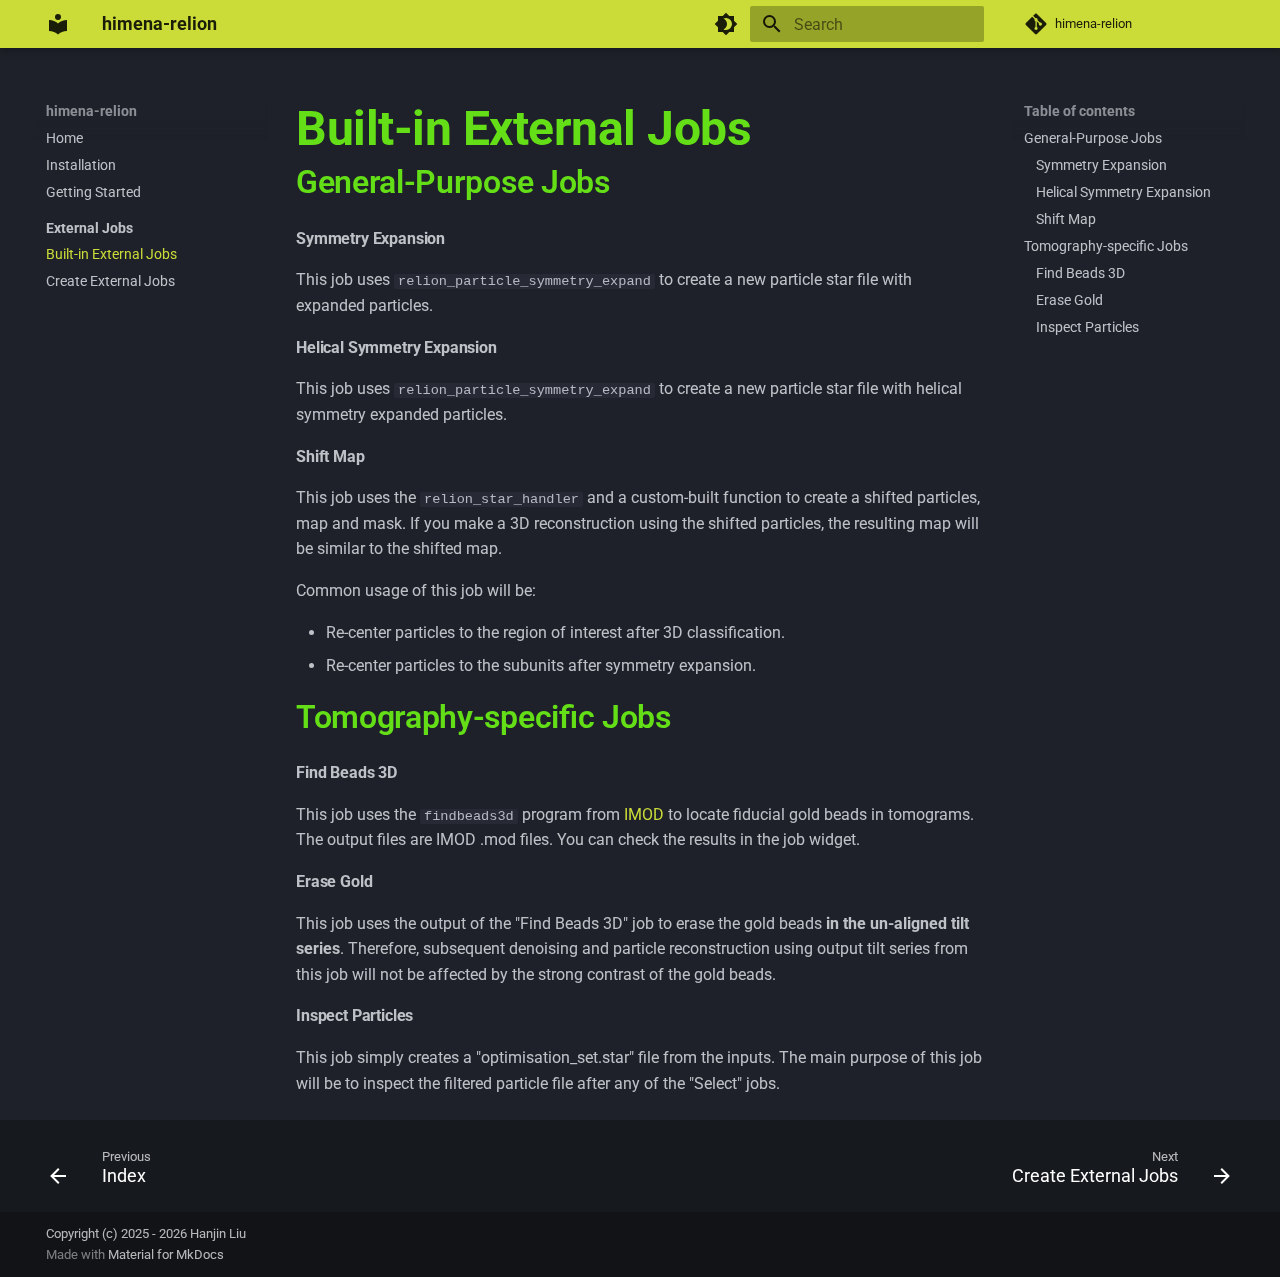
<file: external_jobs/builtin/index.html>
<!doctype html>
<html lang="en" class="no-js">
  <head>
    
      <meta charset="utf-8">
      <meta name="viewport" content="width=device-width,initial-scale=1">
      
        <meta name="description" content="A modern RELION GUI">
      
      
      
      
        <link rel="prev" href="../">
      
      
        <link rel="next" href="../dev/">
      
      
        
      
      
      <link rel="icon" href="../../assets/images/favicon.png">
      <meta name="generator" content="mkdocs-1.6.1, mkdocs-material-9.7.1">
    
    
      
        <title>Built-in External Jobs - himena-relion</title>
      
    
    
      <link rel="stylesheet" href="../../assets/stylesheets/main.484c7ddc.min.css">
      
        
        <link rel="stylesheet" href="../../assets/stylesheets/palette.ab4e12ef.min.css">
      
      


    
    
      
    
    
      
        
        
        <link rel="preconnect" href="https://fonts.gstatic.com" crossorigin>
        <link rel="stylesheet" href="https://fonts.googleapis.com/css?family=Roboto:300,300i,400,400i,700,700i%7CRoboto+Mono:400,400i,700,700i&display=fallback">
        <style>:root{--md-text-font:"Roboto";--md-code-font:"Roboto Mono"}</style>
      
    
    
      <link rel="stylesheet" href="../../assets/_mkdocstrings.css">
    
      <link rel="stylesheet" href="../../extra_style.css">
    
    <script>__md_scope=new URL("../..",location),__md_hash=e=>[...e].reduce(((e,_)=>(e<<5)-e+_.charCodeAt(0)),0),__md_get=(e,_=localStorage,t=__md_scope)=>JSON.parse(_.getItem(t.pathname+"."+e)),__md_set=(e,_,t=localStorage,a=__md_scope)=>{try{t.setItem(a.pathname+"."+e,JSON.stringify(_))}catch(e){}}</script>
    
      

    
    
  </head>
  
  
    
    
      
    
    
    
    
    <body dir="ltr" data-md-color-scheme="slate" data-md-color-primary="lime" data-md-color-accent="light-green">
  
    
    <input class="md-toggle" data-md-toggle="drawer" type="checkbox" id="__drawer" autocomplete="off">
    <input class="md-toggle" data-md-toggle="search" type="checkbox" id="__search" autocomplete="off">
    <label class="md-overlay" for="__drawer"></label>
    <div data-md-component="skip">
      
        
        <a href="#built-in-external-jobs" class="md-skip">
          Skip to content
        </a>
      
    </div>
    <div data-md-component="announce">
      
    </div>
    
    
      

  

<header class="md-header md-header--shadow" data-md-component="header">
  <nav class="md-header__inner md-grid" aria-label="Header">
    <a href="../.." title="himena-relion" class="md-header__button md-logo" aria-label="himena-relion" data-md-component="logo">
      
  
  <svg xmlns="http://www.w3.org/2000/svg" viewBox="0 0 24 24"><path d="M12 8a3 3 0 0 0 3-3 3 3 0 0 0-3-3 3 3 0 0 0-3 3 3 3 0 0 0 3 3m0 3.54C9.64 9.35 6.5 8 3 8v11c3.5 0 6.64 1.35 9 3.54 2.36-2.19 5.5-3.54 9-3.54V8c-3.5 0-6.64 1.35-9 3.54"/></svg>

    </a>
    <label class="md-header__button md-icon" for="__drawer">
      
      <svg xmlns="http://www.w3.org/2000/svg" viewBox="0 0 24 24"><path d="M3 6h18v2H3zm0 5h18v2H3zm0 5h18v2H3z"/></svg>
    </label>
    <div class="md-header__title" data-md-component="header-title">
      <div class="md-header__ellipsis">
        <div class="md-header__topic">
          <span class="md-ellipsis">
            himena-relion
          </span>
        </div>
        <div class="md-header__topic" data-md-component="header-topic">
          <span class="md-ellipsis">
            
              Built-in External Jobs
            
          </span>
        </div>
      </div>
    </div>
    
      
        <form class="md-header__option" data-md-component="palette">
  
    
    
    
    <input class="md-option" data-md-color-media="" data-md-color-scheme="slate" data-md-color-primary="lime" data-md-color-accent="light-green"  aria-label="Switch to light mode"  type="radio" name="__palette" id="__palette_0">
    
      <label class="md-header__button md-icon" title="Switch to light mode" for="__palette_1" hidden>
        <svg xmlns="http://www.w3.org/2000/svg" viewBox="0 0 24 24"><path d="M12 18c-.89 0-1.74-.2-2.5-.55C11.56 16.5 13 14.42 13 12s-1.44-4.5-3.5-5.45C10.26 6.2 11.11 6 12 6a6 6 0 0 1 6 6 6 6 0 0 1-6 6m8-9.31V4h-4.69L12 .69 8.69 4H4v4.69L.69 12 4 15.31V20h4.69L12 23.31 15.31 20H20v-4.69L23.31 12z"/></svg>
      </label>
    
  
    
    
    
    <input class="md-option" data-md-color-media="" data-md-color-scheme="default" data-md-color-primary="lime" data-md-color-accent="indigo"  aria-label="Switch to dark mode"  type="radio" name="__palette" id="__palette_1">
    
      <label class="md-header__button md-icon" title="Switch to dark mode" for="__palette_0" hidden>
        <svg xmlns="http://www.w3.org/2000/svg" viewBox="0 0 24 24"><path d="M12 8a4 4 0 0 0-4 4 4 4 0 0 0 4 4 4 4 0 0 0 4-4 4 4 0 0 0-4-4m0 10a6 6 0 0 1-6-6 6 6 0 0 1 6-6 6 6 0 0 1 6 6 6 6 0 0 1-6 6m8-9.31V4h-4.69L12 .69 8.69 4H4v4.69L.69 12 4 15.31V20h4.69L12 23.31 15.31 20H20v-4.69L23.31 12z"/></svg>
      </label>
    
  
</form>
      
    
    
      <script>var palette=__md_get("__palette");if(palette&&palette.color){if("(prefers-color-scheme)"===palette.color.media){var media=matchMedia("(prefers-color-scheme: light)"),input=document.querySelector(media.matches?"[data-md-color-media='(prefers-color-scheme: light)']":"[data-md-color-media='(prefers-color-scheme: dark)']");palette.color.media=input.getAttribute("data-md-color-media"),palette.color.scheme=input.getAttribute("data-md-color-scheme"),palette.color.primary=input.getAttribute("data-md-color-primary"),palette.color.accent=input.getAttribute("data-md-color-accent")}for(var[key,value]of Object.entries(palette.color))document.body.setAttribute("data-md-color-"+key,value)}</script>
    
    
    
      
      
        <label class="md-header__button md-icon" for="__search">
          
          <svg xmlns="http://www.w3.org/2000/svg" viewBox="0 0 24 24"><path d="M9.5 3A6.5 6.5 0 0 1 16 9.5c0 1.61-.59 3.09-1.56 4.23l.27.27h.79l5 5-1.5 1.5-5-5v-.79l-.27-.27A6.52 6.52 0 0 1 9.5 16 6.5 6.5 0 0 1 3 9.5 6.5 6.5 0 0 1 9.5 3m0 2C7 5 5 7 5 9.5S7 14 9.5 14 14 12 14 9.5 12 5 9.5 5"/></svg>
        </label>
        <div class="md-search" data-md-component="search" role="dialog">
  <label class="md-search__overlay" for="__search"></label>
  <div class="md-search__inner" role="search">
    <form class="md-search__form" name="search">
      <input type="text" class="md-search__input" name="query" aria-label="Search" placeholder="Search" autocapitalize="off" autocorrect="off" autocomplete="off" spellcheck="false" data-md-component="search-query" required>
      <label class="md-search__icon md-icon" for="__search">
        
        <svg xmlns="http://www.w3.org/2000/svg" viewBox="0 0 24 24"><path d="M9.5 3A6.5 6.5 0 0 1 16 9.5c0 1.61-.59 3.09-1.56 4.23l.27.27h.79l5 5-1.5 1.5-5-5v-.79l-.27-.27A6.52 6.52 0 0 1 9.5 16 6.5 6.5 0 0 1 3 9.5 6.5 6.5 0 0 1 9.5 3m0 2C7 5 5 7 5 9.5S7 14 9.5 14 14 12 14 9.5 12 5 9.5 5"/></svg>
        
        <svg xmlns="http://www.w3.org/2000/svg" viewBox="0 0 24 24"><path d="M20 11v2H8l5.5 5.5-1.42 1.42L4.16 12l7.92-7.92L13.5 5.5 8 11z"/></svg>
      </label>
      <nav class="md-search__options" aria-label="Search">
        
          <a href="javascript:void(0)" class="md-search__icon md-icon" title="Share" aria-label="Share" data-clipboard data-clipboard-text="" data-md-component="search-share" tabindex="-1">
            
            <svg xmlns="http://www.w3.org/2000/svg" viewBox="0 0 24 24"><path d="M18 16.08c-.76 0-1.44.3-1.96.77L8.91 12.7c.05-.23.09-.46.09-.7s-.04-.47-.09-.7l7.05-4.11c.54.5 1.25.81 2.04.81a3 3 0 0 0 3-3 3 3 0 0 0-3-3 3 3 0 0 0-3 3c0 .24.04.47.09.7L8.04 9.81C7.5 9.31 6.79 9 6 9a3 3 0 0 0-3 3 3 3 0 0 0 3 3c.79 0 1.5-.31 2.04-.81l7.12 4.15c-.05.21-.08.43-.08.66 0 1.61 1.31 2.91 2.92 2.91s2.92-1.3 2.92-2.91A2.92 2.92 0 0 0 18 16.08"/></svg>
          </a>
        
        <button type="reset" class="md-search__icon md-icon" title="Clear" aria-label="Clear" tabindex="-1">
          
          <svg xmlns="http://www.w3.org/2000/svg" viewBox="0 0 24 24"><path d="M19 6.41 17.59 5 12 10.59 6.41 5 5 6.41 10.59 12 5 17.59 6.41 19 12 13.41 17.59 19 19 17.59 13.41 12z"/></svg>
        </button>
      </nav>
      
        <div class="md-search__suggest" data-md-component="search-suggest"></div>
      
    </form>
    <div class="md-search__output">
      <div class="md-search__scrollwrap" tabindex="0" data-md-scrollfix>
        <div class="md-search-result" data-md-component="search-result">
          <div class="md-search-result__meta">
            Initializing search
          </div>
          <ol class="md-search-result__list" role="presentation"></ol>
        </div>
      </div>
    </div>
  </div>
</div>
      
    
    
      <div class="md-header__source">
        <a href="https://github.com/hanjinliu/himena-relion" title="Go to repository" class="md-source" data-md-component="source">
  <div class="md-source__icon md-icon">
    
    <svg xmlns="http://www.w3.org/2000/svg" viewBox="0 0 448 512"><!--! Font Awesome Free 7.1.0 by @fontawesome - https://fontawesome.com License - https://fontawesome.com/license/free (Icons: CC BY 4.0, Fonts: SIL OFL 1.1, Code: MIT License) Copyright 2025 Fonticons, Inc.--><path d="M439.6 236.1 244 40.5c-5.4-5.5-12.8-8.5-20.4-8.5s-15 3-20.4 8.4L162.5 81l51.5 51.5c27.1-9.1 52.7 16.8 43.4 43.7l49.7 49.7c34.2-11.8 61.2 31 35.5 56.7-26.5 26.5-70.2-2.9-56-37.3L240.3 199v121.9c25.3 12.5 22.3 41.8 9.1 55-6.4 6.4-15.2 10.1-24.3 10.1s-17.8-3.6-24.3-10.1c-17.6-17.6-11.1-46.9 11.2-56v-123c-20.8-8.5-24.6-30.7-18.6-45L142.6 101 8.5 235.1C3 240.6 0 247.9 0 255.5s3 15 8.5 20.4l195.6 195.7c5.4 5.4 12.7 8.4 20.4 8.4s15-3 20.4-8.4l194.7-194.7c5.4-5.4 8.4-12.8 8.4-20.4s-3-15-8.4-20.4"/></svg>
  </div>
  <div class="md-source__repository">
    himena-relion
  </div>
</a>
      </div>
    
  </nav>
  
</header>
    
    <div class="md-container" data-md-component="container">
      
      
        
          
        
      
      <main class="md-main" data-md-component="main">
        <div class="md-main__inner md-grid">
          
            
              
              <div class="md-sidebar md-sidebar--primary" data-md-component="sidebar" data-md-type="navigation" >
                <div class="md-sidebar__scrollwrap">
                  <div class="md-sidebar__inner">
                    



<nav class="md-nav md-nav--primary" aria-label="Navigation" data-md-level="0">
  <label class="md-nav__title" for="__drawer">
    <a href="../.." title="himena-relion" class="md-nav__button md-logo" aria-label="himena-relion" data-md-component="logo">
      
  
  <svg xmlns="http://www.w3.org/2000/svg" viewBox="0 0 24 24"><path d="M12 8a3 3 0 0 0 3-3 3 3 0 0 0-3-3 3 3 0 0 0-3 3 3 3 0 0 0 3 3m0 3.54C9.64 9.35 6.5 8 3 8v11c3.5 0 6.64 1.35 9 3.54 2.36-2.19 5.5-3.54 9-3.54V8c-3.5 0-6.64 1.35-9 3.54"/></svg>

    </a>
    himena-relion
  </label>
  
    <div class="md-nav__source">
      <a href="https://github.com/hanjinliu/himena-relion" title="Go to repository" class="md-source" data-md-component="source">
  <div class="md-source__icon md-icon">
    
    <svg xmlns="http://www.w3.org/2000/svg" viewBox="0 0 448 512"><!--! Font Awesome Free 7.1.0 by @fontawesome - https://fontawesome.com License - https://fontawesome.com/license/free (Icons: CC BY 4.0, Fonts: SIL OFL 1.1, Code: MIT License) Copyright 2025 Fonticons, Inc.--><path d="M439.6 236.1 244 40.5c-5.4-5.5-12.8-8.5-20.4-8.5s-15 3-20.4 8.4L162.5 81l51.5 51.5c27.1-9.1 52.7 16.8 43.4 43.7l49.7 49.7c34.2-11.8 61.2 31 35.5 56.7-26.5 26.5-70.2-2.9-56-37.3L240.3 199v121.9c25.3 12.5 22.3 41.8 9.1 55-6.4 6.4-15.2 10.1-24.3 10.1s-17.8-3.6-24.3-10.1c-17.6-17.6-11.1-46.9 11.2-56v-123c-20.8-8.5-24.6-30.7-18.6-45L142.6 101 8.5 235.1C3 240.6 0 247.9 0 255.5s3 15 8.5 20.4l195.6 195.7c5.4 5.4 12.7 8.4 20.4 8.4s15-3 20.4-8.4l194.7-194.7c5.4-5.4 8.4-12.8 8.4-20.4s-3-15-8.4-20.4"/></svg>
  </div>
  <div class="md-source__repository">
    himena-relion
  </div>
</a>
    </div>
  
  <ul class="md-nav__list" data-md-scrollfix>
    
      
      
  
  
  
  
    <li class="md-nav__item">
      <a href="../.." class="md-nav__link">
        
  
  
  <span class="md-ellipsis">
    
  
    Home
  

    
  </span>
  
  

      </a>
    </li>
  

    
      
      
  
  
  
  
    <li class="md-nav__item">
      <a href="../../installation/" class="md-nav__link">
        
  
  
  <span class="md-ellipsis">
    
  
    Installation
  

    
  </span>
  
  

      </a>
    </li>
  

    
      
      
  
  
  
  
    <li class="md-nav__item">
      <a href="../../getting_started/" class="md-nav__link">
        
  
  
  <span class="md-ellipsis">
    
  
    Getting Started
  

    
  </span>
  
  

      </a>
    </li>
  

    
      
      
  
  
    
  
  
  
    
    
      
        
          
        
      
        
      
        
      
    
    
    
      
        
        
      
    
    
    <li class="md-nav__item md-nav__item--active md-nav__item--section md-nav__item--nested">
      
        
        
        <input class="md-nav__toggle md-toggle " type="checkbox" id="__nav_4" checked>
        
          
          <div class="md-nav__link md-nav__container">
            <a href="../" class="md-nav__link ">
              
  
  
  <span class="md-ellipsis">
    
  
    External Jobs
  

    
  </span>
  
  

            </a>
            
              
              <label class="md-nav__link " for="__nav_4" id="__nav_4_label" tabindex="">
                <span class="md-nav__icon md-icon"></span>
              </label>
            
          </div>
        
        <nav class="md-nav" data-md-level="1" aria-labelledby="__nav_4_label" aria-expanded="true">
          <label class="md-nav__title" for="__nav_4">
            <span class="md-nav__icon md-icon"></span>
            
  
    External Jobs
  

          </label>
          <ul class="md-nav__list" data-md-scrollfix>
            
              
            
              
                
  
  
    
  
  
  
    <li class="md-nav__item md-nav__item--active">
      
      <input class="md-nav__toggle md-toggle" type="checkbox" id="__toc">
      
      
        
      
      
        <label class="md-nav__link md-nav__link--active" for="__toc">
          
  
  
  <span class="md-ellipsis">
    
  
    Built-in External Jobs
  

    
  </span>
  
  

          <span class="md-nav__icon md-icon"></span>
        </label>
      
      <a href="./" class="md-nav__link md-nav__link--active">
        
  
  
  <span class="md-ellipsis">
    
  
    Built-in External Jobs
  

    
  </span>
  
  

      </a>
      
        

<nav class="md-nav md-nav--secondary" aria-label="Table of contents">
  
  
  
    
  
  
    <label class="md-nav__title" for="__toc">
      <span class="md-nav__icon md-icon"></span>
      Table of contents
    </label>
    <ul class="md-nav__list" data-md-component="toc" data-md-scrollfix>
      
        <li class="md-nav__item">
  <a href="#general-purpose-jobs" class="md-nav__link">
    <span class="md-ellipsis">
      
        General-Purpose Jobs
      
    </span>
  </a>
  
    <nav class="md-nav" aria-label="General-Purpose Jobs">
      <ul class="md-nav__list">
        
          <li class="md-nav__item">
  <a href="#symmetry-expansion" class="md-nav__link">
    <span class="md-ellipsis">
      
        Symmetry Expansion
      
    </span>
  </a>
  
</li>
        
          <li class="md-nav__item">
  <a href="#helical-symmetry-expansion" class="md-nav__link">
    <span class="md-ellipsis">
      
        Helical Symmetry Expansion
      
    </span>
  </a>
  
</li>
        
          <li class="md-nav__item">
  <a href="#shift-map" class="md-nav__link">
    <span class="md-ellipsis">
      
        Shift Map
      
    </span>
  </a>
  
</li>
        
      </ul>
    </nav>
  
</li>
      
        <li class="md-nav__item">
  <a href="#tomography-specific-jobs" class="md-nav__link">
    <span class="md-ellipsis">
      
        Tomography-specific Jobs
      
    </span>
  </a>
  
    <nav class="md-nav" aria-label="Tomography-specific Jobs">
      <ul class="md-nav__list">
        
          <li class="md-nav__item">
  <a href="#find-beads-3d" class="md-nav__link">
    <span class="md-ellipsis">
      
        Find Beads 3D
      
    </span>
  </a>
  
</li>
        
          <li class="md-nav__item">
  <a href="#erase-gold" class="md-nav__link">
    <span class="md-ellipsis">
      
        Erase Gold
      
    </span>
  </a>
  
</li>
        
          <li class="md-nav__item">
  <a href="#inspect-particles" class="md-nav__link">
    <span class="md-ellipsis">
      
        Inspect Particles
      
    </span>
  </a>
  
</li>
        
      </ul>
    </nav>
  
</li>
      
    </ul>
  
</nav>
      
    </li>
  

              
            
              
                
  
  
  
  
    <li class="md-nav__item">
      <a href="../dev/" class="md-nav__link">
        
  
  
  <span class="md-ellipsis">
    
  
    Create External Jobs
  

    
  </span>
  
  

      </a>
    </li>
  

              
            
          </ul>
        </nav>
      
    </li>
  

    
  </ul>
</nav>
                  </div>
                </div>
              </div>
            
            
              
              <div class="md-sidebar md-sidebar--secondary" data-md-component="sidebar" data-md-type="toc" >
                <div class="md-sidebar__scrollwrap">
                  <div class="md-sidebar__inner">
                    

<nav class="md-nav md-nav--secondary" aria-label="Table of contents">
  
  
  
    
  
  
    <label class="md-nav__title" for="__toc">
      <span class="md-nav__icon md-icon"></span>
      Table of contents
    </label>
    <ul class="md-nav__list" data-md-component="toc" data-md-scrollfix>
      
        <li class="md-nav__item">
  <a href="#general-purpose-jobs" class="md-nav__link">
    <span class="md-ellipsis">
      
        General-Purpose Jobs
      
    </span>
  </a>
  
    <nav class="md-nav" aria-label="General-Purpose Jobs">
      <ul class="md-nav__list">
        
          <li class="md-nav__item">
  <a href="#symmetry-expansion" class="md-nav__link">
    <span class="md-ellipsis">
      
        Symmetry Expansion
      
    </span>
  </a>
  
</li>
        
          <li class="md-nav__item">
  <a href="#helical-symmetry-expansion" class="md-nav__link">
    <span class="md-ellipsis">
      
        Helical Symmetry Expansion
      
    </span>
  </a>
  
</li>
        
          <li class="md-nav__item">
  <a href="#shift-map" class="md-nav__link">
    <span class="md-ellipsis">
      
        Shift Map
      
    </span>
  </a>
  
</li>
        
      </ul>
    </nav>
  
</li>
      
        <li class="md-nav__item">
  <a href="#tomography-specific-jobs" class="md-nav__link">
    <span class="md-ellipsis">
      
        Tomography-specific Jobs
      
    </span>
  </a>
  
    <nav class="md-nav" aria-label="Tomography-specific Jobs">
      <ul class="md-nav__list">
        
          <li class="md-nav__item">
  <a href="#find-beads-3d" class="md-nav__link">
    <span class="md-ellipsis">
      
        Find Beads 3D
      
    </span>
  </a>
  
</li>
        
          <li class="md-nav__item">
  <a href="#erase-gold" class="md-nav__link">
    <span class="md-ellipsis">
      
        Erase Gold
      
    </span>
  </a>
  
</li>
        
          <li class="md-nav__item">
  <a href="#inspect-particles" class="md-nav__link">
    <span class="md-ellipsis">
      
        Inspect Particles
      
    </span>
  </a>
  
</li>
        
      </ul>
    </nav>
  
</li>
      
    </ul>
  
</nav>
                  </div>
                </div>
              </div>
            
          
          
            <div class="md-content" data-md-component="content">
              
              <article class="md-content__inner md-typeset">
                
                  


  
  


<h1 id="built-in-external-jobs">Built-in External Jobs</h1>
<h2 id="general-purpose-jobs">General-Purpose Jobs</h2>
<h4 id="symmetry-expansion">Symmetry Expansion</h4>
<p>This job uses <code>relion_particle_symmetry_expand</code> to create a new particle star file with expanded particles.</p>
<h4 id="helical-symmetry-expansion">Helical Symmetry Expansion</h4>
<p>This job uses <code>relion_particle_symmetry_expand</code> to create a new particle star file with
helical symmetry expanded particles.</p>
<h4 id="shift-map">Shift Map</h4>
<p>This job uses the <code>relion_star_handler</code> and a custom-built function to create a shifted
particles, map and mask. If you make a 3D reconstruction using the shifted particles,
the resulting map will be similar to the shifted map.</p>
<p>Common usage of this job will be:</p>
<ul>
<li>Re-center particles to the region of interest after 3D classification.</li>
<li>Re-center particles to the subunits after symmetry expansion.</li>
</ul>
<h2 id="tomography-specific-jobs">Tomography-specific Jobs</h2>
<h4 id="find-beads-3d">Find Beads 3D</h4>
<p>This job uses the <code>findbeads3d</code> program from <a href="https://bio3d.colorado.edu/imod/">IMOD</a> to
locate fiducial gold beads in tomograms. The output files are IMOD .mod files. You can
check the results in the job widget.</p>
<h4 id="erase-gold">Erase Gold</h4>
<p>This job uses the output of the "Find Beads 3D" job to erase the gold beads <strong>in the
un-aligned tilt series</strong>. Therefore, subsequent denoising and particle reconstruction
using output tilt series from this job will not be affected by the strong contrast of
the gold beads.</p>
<h4 id="inspect-particles">Inspect Particles</h4>
<p>This job simply creates a "optimisation_set.star" file from the inputs. The main purpose
of this job will be to inspect the filtered particle file after any of the "Select"
jobs.</p>












                
              </article>
            </div>
          
          
<script>var target=document.getElementById(location.hash.slice(1));target&&target.name&&(target.checked=target.name.startsWith("__tabbed_"))</script>
        </div>
        
      </main>
      
        <footer class="md-footer">
  
    
      
      <nav class="md-footer__inner md-grid" aria-label="Footer" >
        
          
          <a href="../" class="md-footer__link md-footer__link--prev" aria-label="Previous: Index">
            <div class="md-footer__button md-icon">
              
              <svg xmlns="http://www.w3.org/2000/svg" viewBox="0 0 24 24"><path d="M20 11v2H8l5.5 5.5-1.42 1.42L4.16 12l7.92-7.92L13.5 5.5 8 11z"/></svg>
            </div>
            <div class="md-footer__title">
              <span class="md-footer__direction">
                Previous
              </span>
              <div class="md-ellipsis">
                Index
              </div>
            </div>
          </a>
        
        
          
          <a href="../dev/" class="md-footer__link md-footer__link--next" aria-label="Next: Create External Jobs">
            <div class="md-footer__title">
              <span class="md-footer__direction">
                Next
              </span>
              <div class="md-ellipsis">
                Create External Jobs
              </div>
            </div>
            <div class="md-footer__button md-icon">
              
              <svg xmlns="http://www.w3.org/2000/svg" viewBox="0 0 24 24"><path d="M4 11v2h12l-5.5 5.5 1.42 1.42L19.84 12l-7.92-7.92L10.5 5.5 16 11z"/></svg>
            </div>
          </a>
        
      </nav>
    
  
  <div class="md-footer-meta md-typeset">
    <div class="md-footer-meta__inner md-grid">
      <div class="md-copyright">
  
    <div class="md-copyright__highlight">
      Copyright (c) 2025 - 2026 Hanjin Liu
    </div>
  
  
    Made with
    <a href="https://squidfunk.github.io/mkdocs-material/" target="_blank" rel="noopener">
      Material for MkDocs
    </a>
  
</div>
      
    </div>
  </div>
</footer>
      
    </div>
    <div class="md-dialog" data-md-component="dialog">
      <div class="md-dialog__inner md-typeset"></div>
    </div>
    
    
    
      
      
      <script id="__config" type="application/json">{"annotate": null, "base": "../..", "features": ["content.code.annotate", "navigation.sections", "navigation.indexes", "navigation.footer", "toc.follow", "search.suggest", "search.share"], "search": "../../assets/javascripts/workers/search.2c215733.min.js", "tags": null, "translations": {"clipboard.copied": "Copied to clipboard", "clipboard.copy": "Copy to clipboard", "search.result.more.one": "1 more on this page", "search.result.more.other": "# more on this page", "search.result.none": "No matching documents", "search.result.one": "1 matching document", "search.result.other": "# matching documents", "search.result.placeholder": "Type to start searching", "search.result.term.missing": "Missing", "select.version": "Select version"}, "version": null}</script>
    
    
      <script src="../../assets/javascripts/bundle.79ae519e.min.js"></script>
      
    
  </body>
</html>
</file>
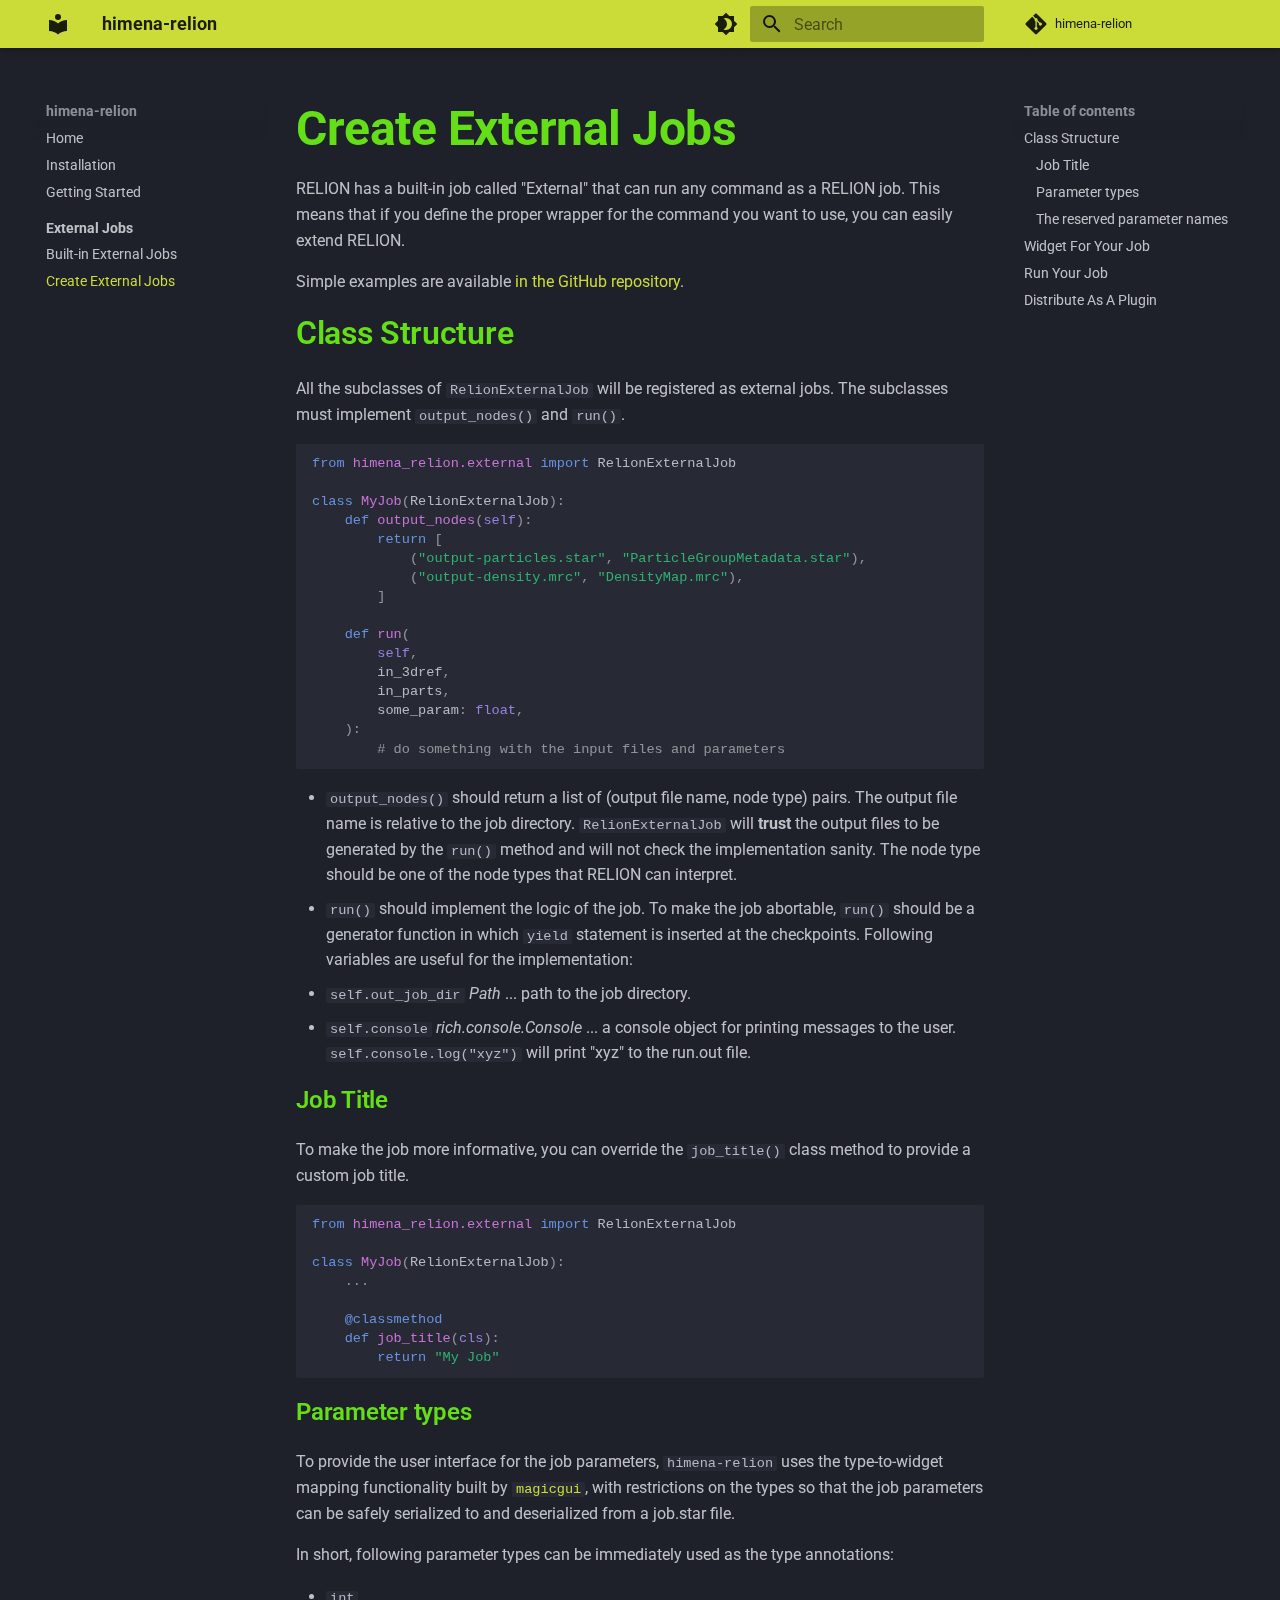
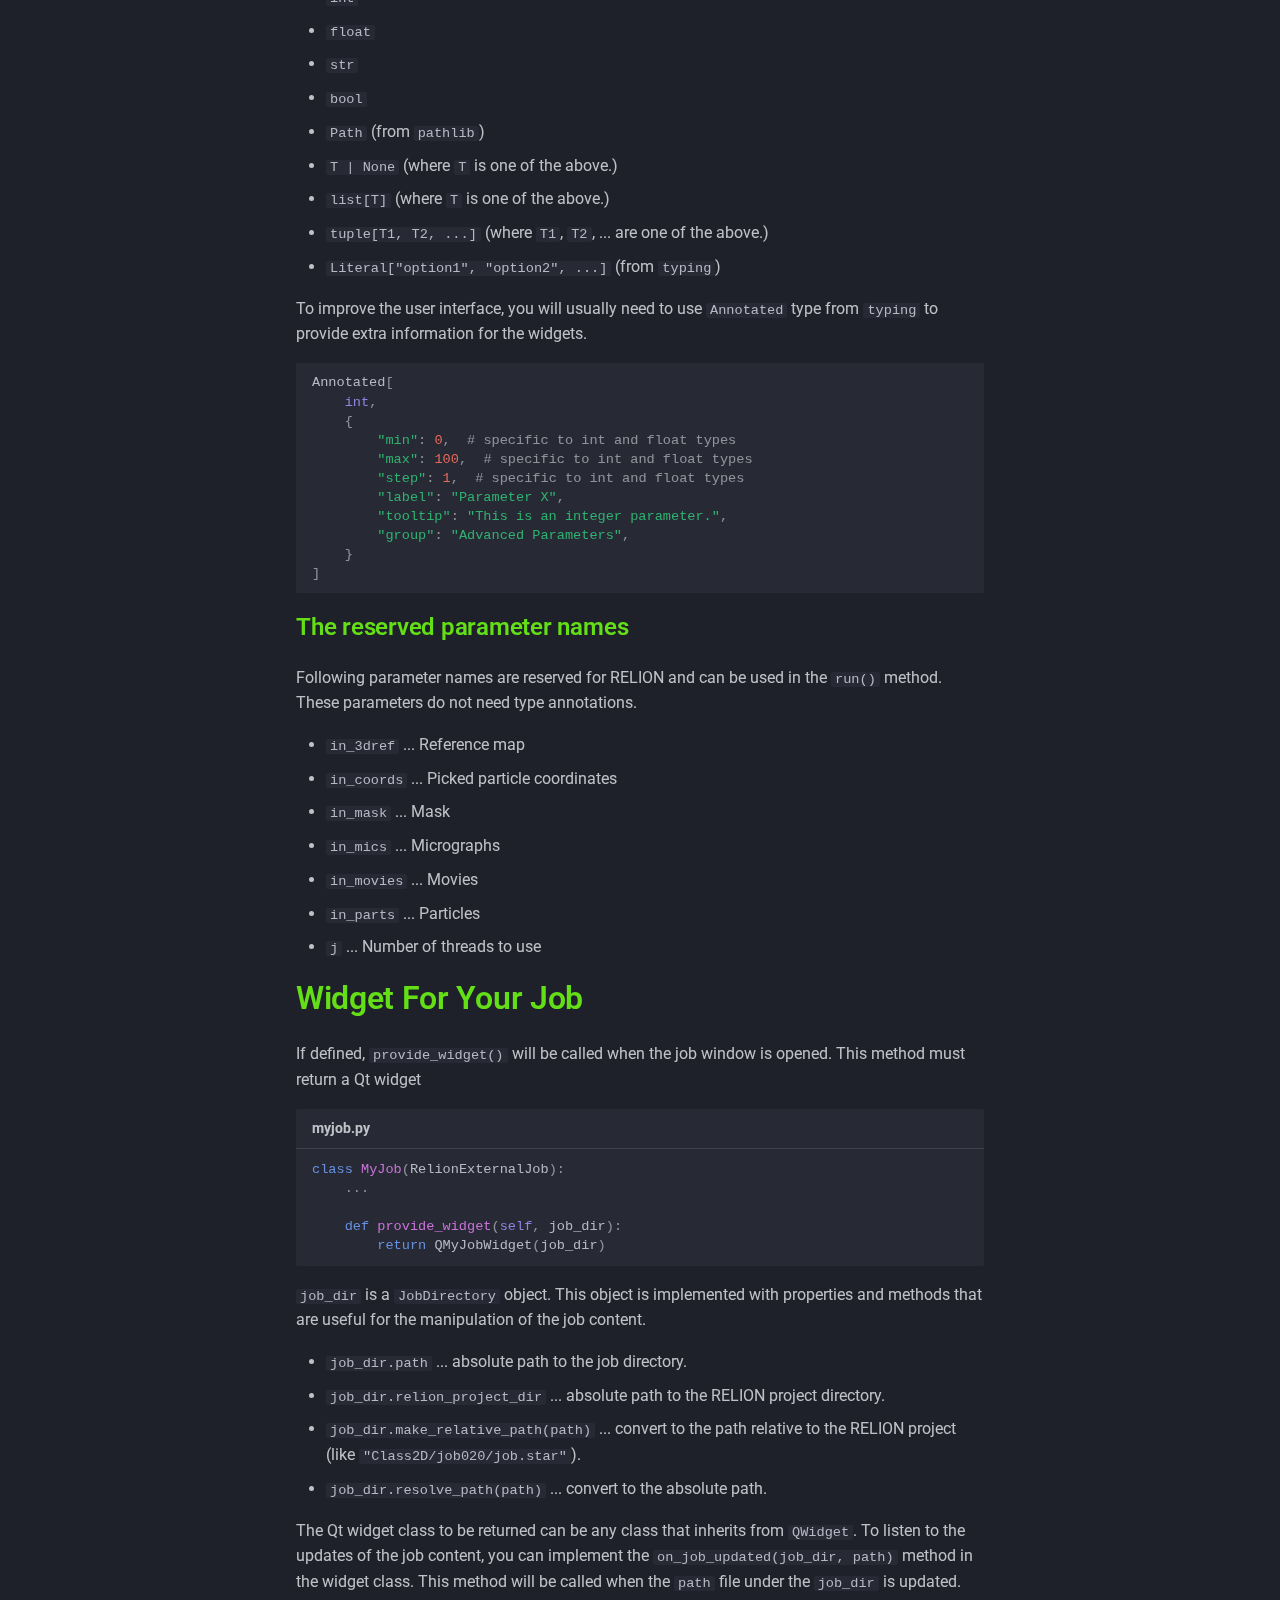
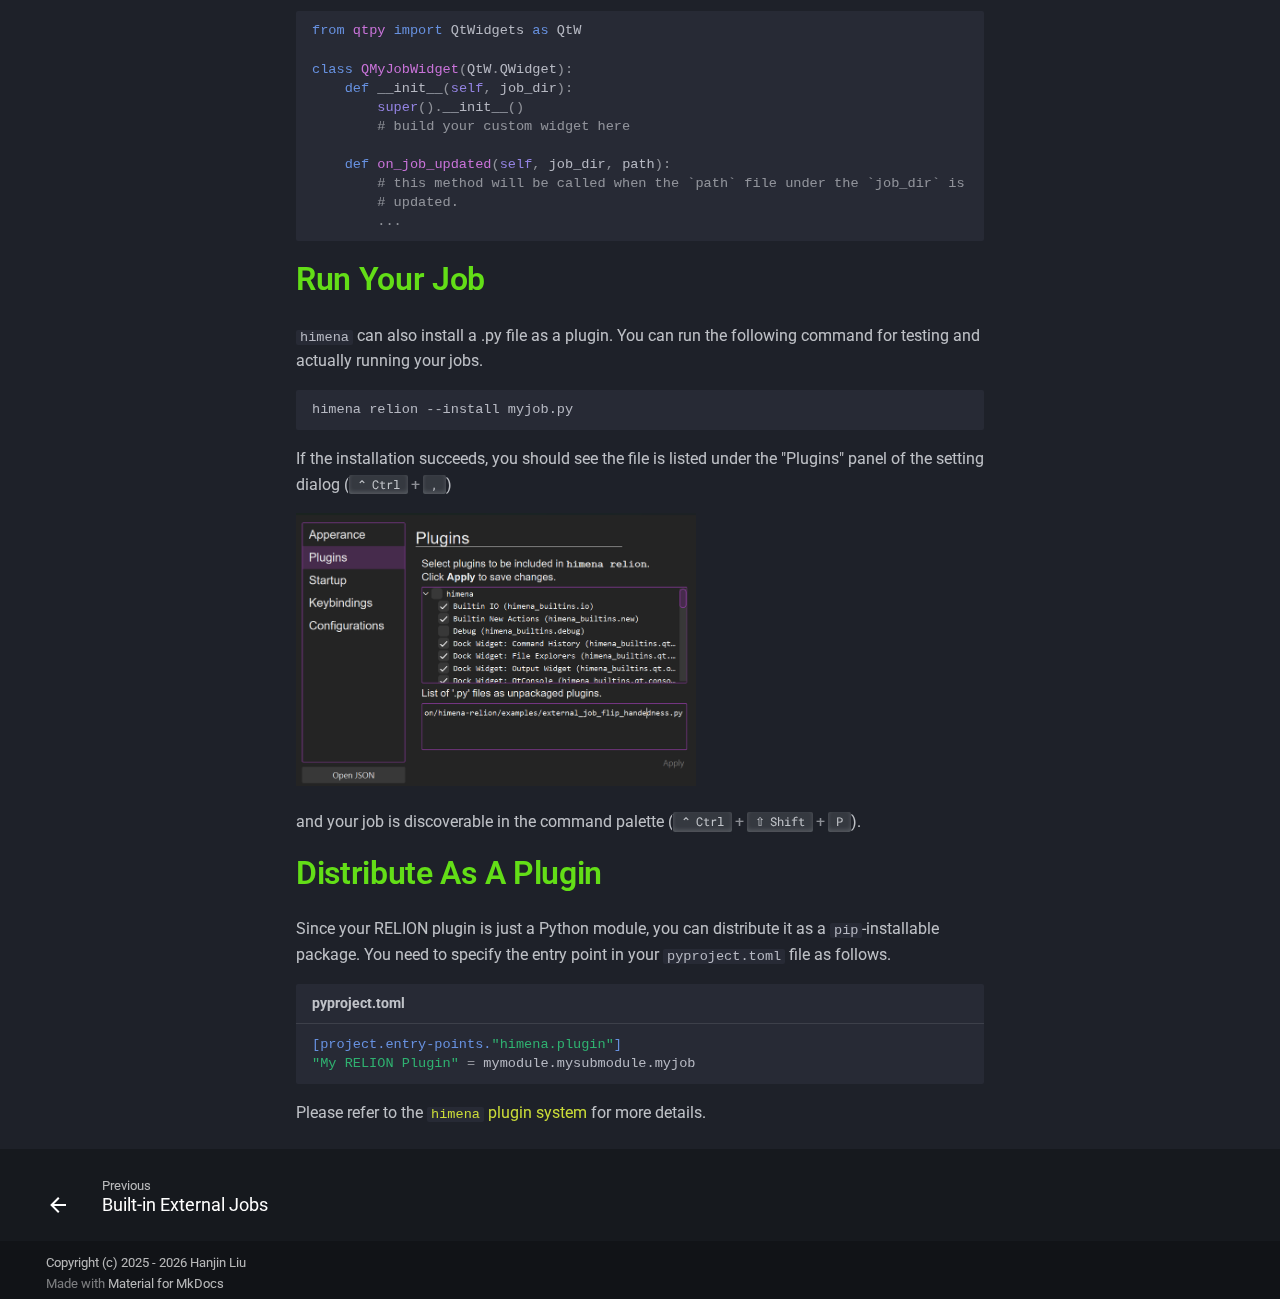
<file: external_jobs/dev/index.html>
<!doctype html>
<html lang="en" class="no-js">
  <head>
    
      <meta charset="utf-8">
      <meta name="viewport" content="width=device-width,initial-scale=1">
      
        <meta name="description" content="A modern RELION GUI">
      
      
      
      
        <link rel="prev" href="../builtin/">
      
      
      
        
      
      
      <link rel="icon" href="../../assets/images/favicon.png">
      <meta name="generator" content="mkdocs-1.6.1, mkdocs-material-9.7.1">
    
    
      
        <title>Create External Jobs - himena-relion</title>
      
    
    
      <link rel="stylesheet" href="../../assets/stylesheets/main.484c7ddc.min.css">
      
        
        <link rel="stylesheet" href="../../assets/stylesheets/palette.ab4e12ef.min.css">
      
      


    
    
      
    
    
      
        
        
        <link rel="preconnect" href="https://fonts.gstatic.com" crossorigin>
        <link rel="stylesheet" href="https://fonts.googleapis.com/css?family=Roboto:300,300i,400,400i,700,700i%7CRoboto+Mono:400,400i,700,700i&display=fallback">
        <style>:root{--md-text-font:"Roboto";--md-code-font:"Roboto Mono"}</style>
      
    
    
      <link rel="stylesheet" href="../../assets/_mkdocstrings.css">
    
      <link rel="stylesheet" href="../../extra_style.css">
    
    <script>__md_scope=new URL("../..",location),__md_hash=e=>[...e].reduce(((e,_)=>(e<<5)-e+_.charCodeAt(0)),0),__md_get=(e,_=localStorage,t=__md_scope)=>JSON.parse(_.getItem(t.pathname+"."+e)),__md_set=(e,_,t=localStorage,a=__md_scope)=>{try{t.setItem(a.pathname+"."+e,JSON.stringify(_))}catch(e){}}</script>
    
      

    
    
  </head>
  
  
    
    
      
    
    
    
    
    <body dir="ltr" data-md-color-scheme="slate" data-md-color-primary="lime" data-md-color-accent="light-green">
  
    
    <input class="md-toggle" data-md-toggle="drawer" type="checkbox" id="__drawer" autocomplete="off">
    <input class="md-toggle" data-md-toggle="search" type="checkbox" id="__search" autocomplete="off">
    <label class="md-overlay" for="__drawer"></label>
    <div data-md-component="skip">
      
        
        <a href="#create-external-jobs" class="md-skip">
          Skip to content
        </a>
      
    </div>
    <div data-md-component="announce">
      
    </div>
    
    
      

  

<header class="md-header md-header--shadow" data-md-component="header">
  <nav class="md-header__inner md-grid" aria-label="Header">
    <a href="../.." title="himena-relion" class="md-header__button md-logo" aria-label="himena-relion" data-md-component="logo">
      
  
  <svg xmlns="http://www.w3.org/2000/svg" viewBox="0 0 24 24"><path d="M12 8a3 3 0 0 0 3-3 3 3 0 0 0-3-3 3 3 0 0 0-3 3 3 3 0 0 0 3 3m0 3.54C9.64 9.35 6.5 8 3 8v11c3.5 0 6.64 1.35 9 3.54 2.36-2.19 5.5-3.54 9-3.54V8c-3.5 0-6.64 1.35-9 3.54"/></svg>

    </a>
    <label class="md-header__button md-icon" for="__drawer">
      
      <svg xmlns="http://www.w3.org/2000/svg" viewBox="0 0 24 24"><path d="M3 6h18v2H3zm0 5h18v2H3zm0 5h18v2H3z"/></svg>
    </label>
    <div class="md-header__title" data-md-component="header-title">
      <div class="md-header__ellipsis">
        <div class="md-header__topic">
          <span class="md-ellipsis">
            himena-relion
          </span>
        </div>
        <div class="md-header__topic" data-md-component="header-topic">
          <span class="md-ellipsis">
            
              Create External Jobs
            
          </span>
        </div>
      </div>
    </div>
    
      
        <form class="md-header__option" data-md-component="palette">
  
    
    
    
    <input class="md-option" data-md-color-media="" data-md-color-scheme="slate" data-md-color-primary="lime" data-md-color-accent="light-green"  aria-label="Switch to light mode"  type="radio" name="__palette" id="__palette_0">
    
      <label class="md-header__button md-icon" title="Switch to light mode" for="__palette_1" hidden>
        <svg xmlns="http://www.w3.org/2000/svg" viewBox="0 0 24 24"><path d="M12 18c-.89 0-1.74-.2-2.5-.55C11.56 16.5 13 14.42 13 12s-1.44-4.5-3.5-5.45C10.26 6.2 11.11 6 12 6a6 6 0 0 1 6 6 6 6 0 0 1-6 6m8-9.31V4h-4.69L12 .69 8.69 4H4v4.69L.69 12 4 15.31V20h4.69L12 23.31 15.31 20H20v-4.69L23.31 12z"/></svg>
      </label>
    
  
    
    
    
    <input class="md-option" data-md-color-media="" data-md-color-scheme="default" data-md-color-primary="lime" data-md-color-accent="indigo"  aria-label="Switch to dark mode"  type="radio" name="__palette" id="__palette_1">
    
      <label class="md-header__button md-icon" title="Switch to dark mode" for="__palette_0" hidden>
        <svg xmlns="http://www.w3.org/2000/svg" viewBox="0 0 24 24"><path d="M12 8a4 4 0 0 0-4 4 4 4 0 0 0 4 4 4 4 0 0 0 4-4 4 4 0 0 0-4-4m0 10a6 6 0 0 1-6-6 6 6 0 0 1 6-6 6 6 0 0 1 6 6 6 6 0 0 1-6 6m8-9.31V4h-4.69L12 .69 8.69 4H4v4.69L.69 12 4 15.31V20h4.69L12 23.31 15.31 20H20v-4.69L23.31 12z"/></svg>
      </label>
    
  
</form>
      
    
    
      <script>var palette=__md_get("__palette");if(palette&&palette.color){if("(prefers-color-scheme)"===palette.color.media){var media=matchMedia("(prefers-color-scheme: light)"),input=document.querySelector(media.matches?"[data-md-color-media='(prefers-color-scheme: light)']":"[data-md-color-media='(prefers-color-scheme: dark)']");palette.color.media=input.getAttribute("data-md-color-media"),palette.color.scheme=input.getAttribute("data-md-color-scheme"),palette.color.primary=input.getAttribute("data-md-color-primary"),palette.color.accent=input.getAttribute("data-md-color-accent")}for(var[key,value]of Object.entries(palette.color))document.body.setAttribute("data-md-color-"+key,value)}</script>
    
    
    
      
      
        <label class="md-header__button md-icon" for="__search">
          
          <svg xmlns="http://www.w3.org/2000/svg" viewBox="0 0 24 24"><path d="M9.5 3A6.5 6.5 0 0 1 16 9.5c0 1.61-.59 3.09-1.56 4.23l.27.27h.79l5 5-1.5 1.5-5-5v-.79l-.27-.27A6.52 6.52 0 0 1 9.5 16 6.5 6.5 0 0 1 3 9.5 6.5 6.5 0 0 1 9.5 3m0 2C7 5 5 7 5 9.5S7 14 9.5 14 14 12 14 9.5 12 5 9.5 5"/></svg>
        </label>
        <div class="md-search" data-md-component="search" role="dialog">
  <label class="md-search__overlay" for="__search"></label>
  <div class="md-search__inner" role="search">
    <form class="md-search__form" name="search">
      <input type="text" class="md-search__input" name="query" aria-label="Search" placeholder="Search" autocapitalize="off" autocorrect="off" autocomplete="off" spellcheck="false" data-md-component="search-query" required>
      <label class="md-search__icon md-icon" for="__search">
        
        <svg xmlns="http://www.w3.org/2000/svg" viewBox="0 0 24 24"><path d="M9.5 3A6.5 6.5 0 0 1 16 9.5c0 1.61-.59 3.09-1.56 4.23l.27.27h.79l5 5-1.5 1.5-5-5v-.79l-.27-.27A6.52 6.52 0 0 1 9.5 16 6.5 6.5 0 0 1 3 9.5 6.5 6.5 0 0 1 9.5 3m0 2C7 5 5 7 5 9.5S7 14 9.5 14 14 12 14 9.5 12 5 9.5 5"/></svg>
        
        <svg xmlns="http://www.w3.org/2000/svg" viewBox="0 0 24 24"><path d="M20 11v2H8l5.5 5.5-1.42 1.42L4.16 12l7.92-7.92L13.5 5.5 8 11z"/></svg>
      </label>
      <nav class="md-search__options" aria-label="Search">
        
          <a href="javascript:void(0)" class="md-search__icon md-icon" title="Share" aria-label="Share" data-clipboard data-clipboard-text="" data-md-component="search-share" tabindex="-1">
            
            <svg xmlns="http://www.w3.org/2000/svg" viewBox="0 0 24 24"><path d="M18 16.08c-.76 0-1.44.3-1.96.77L8.91 12.7c.05-.23.09-.46.09-.7s-.04-.47-.09-.7l7.05-4.11c.54.5 1.25.81 2.04.81a3 3 0 0 0 3-3 3 3 0 0 0-3-3 3 3 0 0 0-3 3c0 .24.04.47.09.7L8.04 9.81C7.5 9.31 6.79 9 6 9a3 3 0 0 0-3 3 3 3 0 0 0 3 3c.79 0 1.5-.31 2.04-.81l7.12 4.15c-.05.21-.08.43-.08.66 0 1.61 1.31 2.91 2.92 2.91s2.92-1.3 2.92-2.91A2.92 2.92 0 0 0 18 16.08"/></svg>
          </a>
        
        <button type="reset" class="md-search__icon md-icon" title="Clear" aria-label="Clear" tabindex="-1">
          
          <svg xmlns="http://www.w3.org/2000/svg" viewBox="0 0 24 24"><path d="M19 6.41 17.59 5 12 10.59 6.41 5 5 6.41 10.59 12 5 17.59 6.41 19 12 13.41 17.59 19 19 17.59 13.41 12z"/></svg>
        </button>
      </nav>
      
        <div class="md-search__suggest" data-md-component="search-suggest"></div>
      
    </form>
    <div class="md-search__output">
      <div class="md-search__scrollwrap" tabindex="0" data-md-scrollfix>
        <div class="md-search-result" data-md-component="search-result">
          <div class="md-search-result__meta">
            Initializing search
          </div>
          <ol class="md-search-result__list" role="presentation"></ol>
        </div>
      </div>
    </div>
  </div>
</div>
      
    
    
      <div class="md-header__source">
        <a href="https://github.com/hanjinliu/himena-relion" title="Go to repository" class="md-source" data-md-component="source">
  <div class="md-source__icon md-icon">
    
    <svg xmlns="http://www.w3.org/2000/svg" viewBox="0 0 448 512"><!--! Font Awesome Free 7.1.0 by @fontawesome - https://fontawesome.com License - https://fontawesome.com/license/free (Icons: CC BY 4.0, Fonts: SIL OFL 1.1, Code: MIT License) Copyright 2025 Fonticons, Inc.--><path d="M439.6 236.1 244 40.5c-5.4-5.5-12.8-8.5-20.4-8.5s-15 3-20.4 8.4L162.5 81l51.5 51.5c27.1-9.1 52.7 16.8 43.4 43.7l49.7 49.7c34.2-11.8 61.2 31 35.5 56.7-26.5 26.5-70.2-2.9-56-37.3L240.3 199v121.9c25.3 12.5 22.3 41.8 9.1 55-6.4 6.4-15.2 10.1-24.3 10.1s-17.8-3.6-24.3-10.1c-17.6-17.6-11.1-46.9 11.2-56v-123c-20.8-8.5-24.6-30.7-18.6-45L142.6 101 8.5 235.1C3 240.6 0 247.9 0 255.5s3 15 8.5 20.4l195.6 195.7c5.4 5.4 12.7 8.4 20.4 8.4s15-3 20.4-8.4l194.7-194.7c5.4-5.4 8.4-12.8 8.4-20.4s-3-15-8.4-20.4"/></svg>
  </div>
  <div class="md-source__repository">
    himena-relion
  </div>
</a>
      </div>
    
  </nav>
  
</header>
    
    <div class="md-container" data-md-component="container">
      
      
        
          
        
      
      <main class="md-main" data-md-component="main">
        <div class="md-main__inner md-grid">
          
            
              
              <div class="md-sidebar md-sidebar--primary" data-md-component="sidebar" data-md-type="navigation" >
                <div class="md-sidebar__scrollwrap">
                  <div class="md-sidebar__inner">
                    



<nav class="md-nav md-nav--primary" aria-label="Navigation" data-md-level="0">
  <label class="md-nav__title" for="__drawer">
    <a href="../.." title="himena-relion" class="md-nav__button md-logo" aria-label="himena-relion" data-md-component="logo">
      
  
  <svg xmlns="http://www.w3.org/2000/svg" viewBox="0 0 24 24"><path d="M12 8a3 3 0 0 0 3-3 3 3 0 0 0-3-3 3 3 0 0 0-3 3 3 3 0 0 0 3 3m0 3.54C9.64 9.35 6.5 8 3 8v11c3.5 0 6.64 1.35 9 3.54 2.36-2.19 5.5-3.54 9-3.54V8c-3.5 0-6.64 1.35-9 3.54"/></svg>

    </a>
    himena-relion
  </label>
  
    <div class="md-nav__source">
      <a href="https://github.com/hanjinliu/himena-relion" title="Go to repository" class="md-source" data-md-component="source">
  <div class="md-source__icon md-icon">
    
    <svg xmlns="http://www.w3.org/2000/svg" viewBox="0 0 448 512"><!--! Font Awesome Free 7.1.0 by @fontawesome - https://fontawesome.com License - https://fontawesome.com/license/free (Icons: CC BY 4.0, Fonts: SIL OFL 1.1, Code: MIT License) Copyright 2025 Fonticons, Inc.--><path d="M439.6 236.1 244 40.5c-5.4-5.5-12.8-8.5-20.4-8.5s-15 3-20.4 8.4L162.5 81l51.5 51.5c27.1-9.1 52.7 16.8 43.4 43.7l49.7 49.7c34.2-11.8 61.2 31 35.5 56.7-26.5 26.5-70.2-2.9-56-37.3L240.3 199v121.9c25.3 12.5 22.3 41.8 9.1 55-6.4 6.4-15.2 10.1-24.3 10.1s-17.8-3.6-24.3-10.1c-17.6-17.6-11.1-46.9 11.2-56v-123c-20.8-8.5-24.6-30.7-18.6-45L142.6 101 8.5 235.1C3 240.6 0 247.9 0 255.5s3 15 8.5 20.4l195.6 195.7c5.4 5.4 12.7 8.4 20.4 8.4s15-3 20.4-8.4l194.7-194.7c5.4-5.4 8.4-12.8 8.4-20.4s-3-15-8.4-20.4"/></svg>
  </div>
  <div class="md-source__repository">
    himena-relion
  </div>
</a>
    </div>
  
  <ul class="md-nav__list" data-md-scrollfix>
    
      
      
  
  
  
  
    <li class="md-nav__item">
      <a href="../.." class="md-nav__link">
        
  
  
  <span class="md-ellipsis">
    
  
    Home
  

    
  </span>
  
  

      </a>
    </li>
  

    
      
      
  
  
  
  
    <li class="md-nav__item">
      <a href="../../installation/" class="md-nav__link">
        
  
  
  <span class="md-ellipsis">
    
  
    Installation
  

    
  </span>
  
  

      </a>
    </li>
  

    
      
      
  
  
  
  
    <li class="md-nav__item">
      <a href="../../getting_started/" class="md-nav__link">
        
  
  
  <span class="md-ellipsis">
    
  
    Getting Started
  

    
  </span>
  
  

      </a>
    </li>
  

    
      
      
  
  
    
  
  
  
    
    
      
        
          
        
      
        
      
        
      
    
    
    
      
        
        
      
    
    
    <li class="md-nav__item md-nav__item--active md-nav__item--section md-nav__item--nested">
      
        
        
        <input class="md-nav__toggle md-toggle " type="checkbox" id="__nav_4" checked>
        
          
          <div class="md-nav__link md-nav__container">
            <a href="../" class="md-nav__link ">
              
  
  
  <span class="md-ellipsis">
    
  
    External Jobs
  

    
  </span>
  
  

            </a>
            
              
              <label class="md-nav__link " for="__nav_4" id="__nav_4_label" tabindex="">
                <span class="md-nav__icon md-icon"></span>
              </label>
            
          </div>
        
        <nav class="md-nav" data-md-level="1" aria-labelledby="__nav_4_label" aria-expanded="true">
          <label class="md-nav__title" for="__nav_4">
            <span class="md-nav__icon md-icon"></span>
            
  
    External Jobs
  

          </label>
          <ul class="md-nav__list" data-md-scrollfix>
            
              
            
              
                
  
  
  
  
    <li class="md-nav__item">
      <a href="../builtin/" class="md-nav__link">
        
  
  
  <span class="md-ellipsis">
    
  
    Built-in External Jobs
  

    
  </span>
  
  

      </a>
    </li>
  

              
            
              
                
  
  
    
  
  
  
    <li class="md-nav__item md-nav__item--active">
      
      <input class="md-nav__toggle md-toggle" type="checkbox" id="__toc">
      
      
        
      
      
        <label class="md-nav__link md-nav__link--active" for="__toc">
          
  
  
  <span class="md-ellipsis">
    
  
    Create External Jobs
  

    
  </span>
  
  

          <span class="md-nav__icon md-icon"></span>
        </label>
      
      <a href="./" class="md-nav__link md-nav__link--active">
        
  
  
  <span class="md-ellipsis">
    
  
    Create External Jobs
  

    
  </span>
  
  

      </a>
      
        

<nav class="md-nav md-nav--secondary" aria-label="Table of contents">
  
  
  
    
  
  
    <label class="md-nav__title" for="__toc">
      <span class="md-nav__icon md-icon"></span>
      Table of contents
    </label>
    <ul class="md-nav__list" data-md-component="toc" data-md-scrollfix>
      
        <li class="md-nav__item">
  <a href="#class-structure" class="md-nav__link">
    <span class="md-ellipsis">
      
        Class Structure
      
    </span>
  </a>
  
    <nav class="md-nav" aria-label="Class Structure">
      <ul class="md-nav__list">
        
          <li class="md-nav__item">
  <a href="#job-title" class="md-nav__link">
    <span class="md-ellipsis">
      
        Job Title
      
    </span>
  </a>
  
</li>
        
          <li class="md-nav__item">
  <a href="#parameter-types" class="md-nav__link">
    <span class="md-ellipsis">
      
        Parameter types
      
    </span>
  </a>
  
</li>
        
          <li class="md-nav__item">
  <a href="#the-reserved-parameter-names" class="md-nav__link">
    <span class="md-ellipsis">
      
        The reserved parameter names
      
    </span>
  </a>
  
</li>
        
      </ul>
    </nav>
  
</li>
      
        <li class="md-nav__item">
  <a href="#widget-for-your-job" class="md-nav__link">
    <span class="md-ellipsis">
      
        Widget For Your Job
      
    </span>
  </a>
  
</li>
      
        <li class="md-nav__item">
  <a href="#run-your-job" class="md-nav__link">
    <span class="md-ellipsis">
      
        Run Your Job
      
    </span>
  </a>
  
</li>
      
        <li class="md-nav__item">
  <a href="#distribute-as-a-plugin" class="md-nav__link">
    <span class="md-ellipsis">
      
        Distribute As A Plugin
      
    </span>
  </a>
  
</li>
      
    </ul>
  
</nav>
      
    </li>
  

              
            
          </ul>
        </nav>
      
    </li>
  

    
  </ul>
</nav>
                  </div>
                </div>
              </div>
            
            
              
              <div class="md-sidebar md-sidebar--secondary" data-md-component="sidebar" data-md-type="toc" >
                <div class="md-sidebar__scrollwrap">
                  <div class="md-sidebar__inner">
                    

<nav class="md-nav md-nav--secondary" aria-label="Table of contents">
  
  
  
    
  
  
    <label class="md-nav__title" for="__toc">
      <span class="md-nav__icon md-icon"></span>
      Table of contents
    </label>
    <ul class="md-nav__list" data-md-component="toc" data-md-scrollfix>
      
        <li class="md-nav__item">
  <a href="#class-structure" class="md-nav__link">
    <span class="md-ellipsis">
      
        Class Structure
      
    </span>
  </a>
  
    <nav class="md-nav" aria-label="Class Structure">
      <ul class="md-nav__list">
        
          <li class="md-nav__item">
  <a href="#job-title" class="md-nav__link">
    <span class="md-ellipsis">
      
        Job Title
      
    </span>
  </a>
  
</li>
        
          <li class="md-nav__item">
  <a href="#parameter-types" class="md-nav__link">
    <span class="md-ellipsis">
      
        Parameter types
      
    </span>
  </a>
  
</li>
        
          <li class="md-nav__item">
  <a href="#the-reserved-parameter-names" class="md-nav__link">
    <span class="md-ellipsis">
      
        The reserved parameter names
      
    </span>
  </a>
  
</li>
        
      </ul>
    </nav>
  
</li>
      
        <li class="md-nav__item">
  <a href="#widget-for-your-job" class="md-nav__link">
    <span class="md-ellipsis">
      
        Widget For Your Job
      
    </span>
  </a>
  
</li>
      
        <li class="md-nav__item">
  <a href="#run-your-job" class="md-nav__link">
    <span class="md-ellipsis">
      
        Run Your Job
      
    </span>
  </a>
  
</li>
      
        <li class="md-nav__item">
  <a href="#distribute-as-a-plugin" class="md-nav__link">
    <span class="md-ellipsis">
      
        Distribute As A Plugin
      
    </span>
  </a>
  
</li>
      
    </ul>
  
</nav>
                  </div>
                </div>
              </div>
            
          
          
            <div class="md-content" data-md-component="content">
              
              <article class="md-content__inner md-typeset">
                
                  


  
  


<h1 id="create-external-jobs">Create External Jobs</h1>
<p>RELION has a built-in job called "External" that can run any command as a RELION job.
This means that if you define the proper wrapper for the command you want to use, you
can easily extend RELION.</p>
<p>Simple examples are available <a href="https://github.com/hanjinliu/himena-relion/tree/main/examples">in the GitHub repository</a>.</p>
<h2 id="class-structure">Class Structure</h2>
<p>All the subclasses of <code>RelionExternalJob</code> will be registered as external jobs. The
subclasses must implement <code>output_nodes()</code> and <code>run()</code>.</p>
<div class="highlight"><pre><span></span><code><span class="kn">from</span><span class="w"> </span><span class="nn">himena_relion.external</span><span class="w"> </span><span class="kn">import</span> <span class="n">RelionExternalJob</span>

<span class="k">class</span><span class="w"> </span><span class="nc">MyJob</span><span class="p">(</span><span class="n">RelionExternalJob</span><span class="p">):</span>
    <span class="k">def</span><span class="w"> </span><span class="nf">output_nodes</span><span class="p">(</span><span class="bp">self</span><span class="p">):</span>
        <span class="k">return</span> <span class="p">[</span>
            <span class="p">(</span><span class="s2">&quot;output-particles.star&quot;</span><span class="p">,</span> <span class="s2">&quot;ParticleGroupMetadata.star&quot;</span><span class="p">),</span>
            <span class="p">(</span><span class="s2">&quot;output-density.mrc&quot;</span><span class="p">,</span> <span class="s2">&quot;DensityMap.mrc&quot;</span><span class="p">),</span>
        <span class="p">]</span>

    <span class="k">def</span><span class="w"> </span><span class="nf">run</span><span class="p">(</span>
        <span class="bp">self</span><span class="p">,</span>
        <span class="n">in_3dref</span><span class="p">,</span>
        <span class="n">in_parts</span><span class="p">,</span>
        <span class="n">some_param</span><span class="p">:</span> <span class="nb">float</span><span class="p">,</span>
    <span class="p">):</span>
        <span class="c1"># do something with the input files and parameters</span>
</code></pre></div>
<ul>
<li><code>output_nodes()</code> should return a list of (output file name, node type) pairs. The
  output file name is relative to the job directory. <code>RelionExternalJob</code> will <strong>trust</strong>
  the output files to be generated by the <code>run()</code> method and will not check the
  implementation sanity. The node type should be one of the node types that RELION can
  interpret.</li>
<li><code>run()</code> should implement the logic of the job. To make the job abortable, <code>run()</code>
  should be a generator function in which <code>yield</code> statement is inserted at the
  checkpoints.
  Following variables are useful for the implementation:</li>
<li><code>self.out_job_dir</code> <em>Path</em> ... path to the job directory.</li>
<li><code>self.console</code> <em>rich.console.Console</em> ... a console object for printing messages to
    the user. <code>self.console.log("xyz")</code> will print "xyz" to the run.out file.</li>
</ul>
<h3 id="job-title">Job Title</h3>
<p>To make the job more informative, you can override the <code>job_title()</code> class method to provide a custom job title.</p>
<div class="highlight"><pre><span></span><code><span class="kn">from</span><span class="w"> </span><span class="nn">himena_relion.external</span><span class="w"> </span><span class="kn">import</span> <span class="n">RelionExternalJob</span>

<span class="k">class</span><span class="w"> </span><span class="nc">MyJob</span><span class="p">(</span><span class="n">RelionExternalJob</span><span class="p">):</span>
    <span class="o">...</span>

    <span class="nd">@classmethod</span>
    <span class="k">def</span><span class="w"> </span><span class="nf">job_title</span><span class="p">(</span><span class="bp">cls</span><span class="p">):</span>
        <span class="k">return</span> <span class="s2">&quot;My Job&quot;</span>
</code></pre></div>
<h3 id="parameter-types">Parameter types</h3>
<p>To provide the user interface for the job parameters, <code>himena-relion</code> uses the type-to-widget mapping functionality built by <a href="https://pyapp-kit.github.io/magicgui/"><code>magicgui</code></a>, with restrictions on the types so that the job parameters can be safely
serialized to and deserialized from a job.star file.</p>
<p>In short, following parameter types can be immediately used as the type annotations:</p>
<ul>
<li><code>int</code></li>
<li><code>float</code></li>
<li><code>str</code></li>
<li><code>bool</code></li>
<li><code>Path</code> (from <code>pathlib</code>)</li>
<li><code>T | None</code> (where <code>T</code> is one of the above.)</li>
<li><code>list[T]</code> (where <code>T</code> is one of the above.)</li>
<li><code>tuple[T1, T2, ...]</code> (where <code>T1</code>, <code>T2</code>, ... are one of the above.)</li>
<li><code>Literal["option1", "option2", ...]</code> (from <code>typing</code>)</li>
</ul>
<p>To improve the user interface, you will usually need to use <code>Annotated</code> type from
<code>typing</code> to provide extra information for the widgets.</p>
<div class="highlight"><pre><span></span><code><span class="n">Annotated</span><span class="p">[</span>
    <span class="nb">int</span><span class="p">,</span>
    <span class="p">{</span>
        <span class="s2">&quot;min&quot;</span><span class="p">:</span> <span class="mi">0</span><span class="p">,</span>  <span class="c1"># specific to int and float types</span>
        <span class="s2">&quot;max&quot;</span><span class="p">:</span> <span class="mi">100</span><span class="p">,</span>  <span class="c1"># specific to int and float types</span>
        <span class="s2">&quot;step&quot;</span><span class="p">:</span> <span class="mi">1</span><span class="p">,</span>  <span class="c1"># specific to int and float types</span>
        <span class="s2">&quot;label&quot;</span><span class="p">:</span> <span class="s2">&quot;Parameter X&quot;</span><span class="p">,</span>
        <span class="s2">&quot;tooltip&quot;</span><span class="p">:</span> <span class="s2">&quot;This is an integer parameter.&quot;</span><span class="p">,</span>
        <span class="s2">&quot;group&quot;</span><span class="p">:</span> <span class="s2">&quot;Advanced Parameters&quot;</span><span class="p">,</span>
    <span class="p">}</span>
<span class="p">]</span>
</code></pre></div>
<h3 id="the-reserved-parameter-names">The reserved parameter names</h3>
<p>Following parameter names are reserved for RELION and can be used in the <code>run()</code> method.
These parameters do not need type annotations.</p>
<ul>
<li><code>in_3dref</code> ... Reference map</li>
<li><code>in_coords</code> ... Picked particle coordinates</li>
<li><code>in_mask</code> ... Mask</li>
<li><code>in_mics</code> ... Micrographs</li>
<li><code>in_movies</code> ... Movies</li>
<li><code>in_parts</code> ... Particles</li>
<li><code>j</code> ... Number of threads to use</li>
</ul>
<h2 id="widget-for-your-job">Widget For Your Job</h2>
<p>If defined, <code>provide_widget()</code> will be called when the job window is opened. This method
must return a Qt widget</p>
<div class="highlight"><span class="filename">myjob.py</span><pre><span></span><code><span class="k">class</span><span class="w"> </span><span class="nc">MyJob</span><span class="p">(</span><span class="n">RelionExternalJob</span><span class="p">):</span>
    <span class="o">...</span>

    <span class="k">def</span><span class="w"> </span><span class="nf">provide_widget</span><span class="p">(</span><span class="bp">self</span><span class="p">,</span> <span class="n">job_dir</span><span class="p">):</span>
        <span class="k">return</span> <span class="n">QMyJobWidget</span><span class="p">(</span><span class="n">job_dir</span><span class="p">)</span>
</code></pre></div>
<p><code>job_dir</code> is a <code>JobDirectory</code> object. This object is implemented with properties and
methods that are useful for the manipulation of the job content.</p>
<ul>
<li><code>job_dir.path</code> ... absolute path to the job directory.</li>
<li><code>job_dir.relion_project_dir</code> ... absolute path to the RELION project directory.</li>
<li><code>job_dir.make_relative_path(path)</code> ... convert to the path relative to the RELION project (like <code>"Class2D/job020/job.star"</code>).</li>
<li><code>job_dir.resolve_path(path)</code> ... convert to the absolute path.</li>
</ul>
<p>The Qt widget class to be returned can be any class that inherits from <code>QWidget</code>. To
listen to the updates of the job content, you can implement the
<code>on_job_updated(job_dir, path)</code> method in the widget class. This method will be called
when the <code>path</code> file under the <code>job_dir</code> is updated.</p>
<div class="highlight"><pre><span></span><code><span class="kn">from</span><span class="w"> </span><span class="nn">qtpy</span><span class="w"> </span><span class="kn">import</span> <span class="n">QtWidgets</span> <span class="k">as</span> <span class="n">QtW</span>

<span class="k">class</span><span class="w"> </span><span class="nc">QMyJobWidget</span><span class="p">(</span><span class="n">QtW</span><span class="o">.</span><span class="n">QWidget</span><span class="p">):</span>
    <span class="k">def</span><span class="w"> </span><span class="fm">__init__</span><span class="p">(</span><span class="bp">self</span><span class="p">,</span> <span class="n">job_dir</span><span class="p">):</span>
        <span class="nb">super</span><span class="p">()</span><span class="o">.</span><span class="fm">__init__</span><span class="p">()</span>
        <span class="c1"># build your custom widget here</span>

    <span class="k">def</span><span class="w"> </span><span class="nf">on_job_updated</span><span class="p">(</span><span class="bp">self</span><span class="p">,</span> <span class="n">job_dir</span><span class="p">,</span> <span class="n">path</span><span class="p">):</span>
        <span class="c1"># this method will be called when the `path` file under the `job_dir` is</span>
        <span class="c1"># updated.</span>
        <span class="o">...</span>
</code></pre></div>
<h2 id="run-your-job">Run Your Job</h2>
<p><code>himena</code> can also install a .py file as a plugin. You can run the following command for
testing and actually running your jobs.</p>
<div class="highlight"><pre><span></span><code>himena<span class="w"> </span>relion<span class="w"> </span>--install<span class="w"> </span>myjob.py
</code></pre></div>
<p>If the installation succeeds, you should see the file is listed under the "Plugins"
panel of the setting dialog (<span class="keys"><kbd class="key-control">Ctrl</kbd><span>+</span><kbd class="key-comma">,</kbd></span>)</p>
<p><img alt="" loading="lazy" src="../../images/01_install_py.png" width="400px" /></p>
<p>and your job is discoverable in the command palette (<span class="keys"><kbd class="key-control">Ctrl</kbd><span>+</span><kbd class="key-shift">Shift</kbd><span>+</span><kbd class="key-p">P</kbd></span>).</p>
<h2 id="distribute-as-a-plugin">Distribute As A Plugin</h2>
<p>Since your RELION plugin is just a Python module, you can distribute it as a
<code>pip</code>-installable package. You need to specify the entry point in your <code>pyproject.toml</code>
file as follows.</p>
<div class="highlight"><span class="filename">pyproject.toml</span><pre><span></span><code><span class="k">[project.entry-points.</span><span class="s2">&quot;himena.plugin&quot;</span><span class="k">]</span>
<span class="s2">&quot;My RELION Plugin&quot;</span><span class="w"> </span><span class="o">=</span><span class="w"> </span><span class="err">mymodule.mysubmodule.myjob</span>
</code></pre></div>
<p>Please refer to the <a href="https://hanjinliu.github.io/himena/dev/plugin_system/"><code>himena</code> plugin system</a> for more details.</p>












                
              </article>
            </div>
          
          
<script>var target=document.getElementById(location.hash.slice(1));target&&target.name&&(target.checked=target.name.startsWith("__tabbed_"))</script>
        </div>
        
      </main>
      
        <footer class="md-footer">
  
    
      
      <nav class="md-footer__inner md-grid" aria-label="Footer" >
        
          
          <a href="../builtin/" class="md-footer__link md-footer__link--prev" aria-label="Previous: Built-in External Jobs">
            <div class="md-footer__button md-icon">
              
              <svg xmlns="http://www.w3.org/2000/svg" viewBox="0 0 24 24"><path d="M20 11v2H8l5.5 5.5-1.42 1.42L4.16 12l7.92-7.92L13.5 5.5 8 11z"/></svg>
            </div>
            <div class="md-footer__title">
              <span class="md-footer__direction">
                Previous
              </span>
              <div class="md-ellipsis">
                Built-in External Jobs
              </div>
            </div>
          </a>
        
        
      </nav>
    
  
  <div class="md-footer-meta md-typeset">
    <div class="md-footer-meta__inner md-grid">
      <div class="md-copyright">
  
    <div class="md-copyright__highlight">
      Copyright (c) 2025 - 2026 Hanjin Liu
    </div>
  
  
    Made with
    <a href="https://squidfunk.github.io/mkdocs-material/" target="_blank" rel="noopener">
      Material for MkDocs
    </a>
  
</div>
      
    </div>
  </div>
</footer>
      
    </div>
    <div class="md-dialog" data-md-component="dialog">
      <div class="md-dialog__inner md-typeset"></div>
    </div>
    
    
    
      
      
      <script id="__config" type="application/json">{"annotate": null, "base": "../..", "features": ["content.code.annotate", "navigation.sections", "navigation.indexes", "navigation.footer", "toc.follow", "search.suggest", "search.share"], "search": "../../assets/javascripts/workers/search.2c215733.min.js", "tags": null, "translations": {"clipboard.copied": "Copied to clipboard", "clipboard.copy": "Copy to clipboard", "search.result.more.one": "1 more on this page", "search.result.more.other": "# more on this page", "search.result.none": "No matching documents", "search.result.one": "1 matching document", "search.result.other": "# matching documents", "search.result.placeholder": "Type to start searching", "search.result.term.missing": "Missing", "select.version": "Select version"}, "version": null}</script>
    
    
      <script src="../../assets/javascripts/bundle.79ae519e.min.js"></script>
      
    
  </body>
</html>
</file>
<file: assets/_mkdocstrings.css>
/* Avoid breaking parameter names, etc. in table cells. */
.doc-contents td code {
  word-break: normal !important;
}

/* No line break before first paragraph of descriptions. */
.doc-md-description,
.doc-md-description>p:first-child {
  display: inline;
}

/* No text transformation from Material for MkDocs for H5 headings. */
.md-typeset h5 .doc-object-name {
  text-transform: none;
}

/* Max width for docstring sections tables. */
.doc .md-typeset__table,
.doc .md-typeset__table table {
  display: table !important;
  width: 100%;
}

.doc .md-typeset__table tr {
  display: table-row;
}

/* Defaults in Spacy table style. */
.doc-param-default,
.doc-type_param-default {
  float: right;
}

/* Parameter headings must be inline, not blocks. */
.doc-heading-parameter,
.doc-heading-type_parameter {
  display: inline;
}

/* Default font size for parameter headings. */
.md-typeset .doc-heading-parameter {
  font-size: inherit;
}

/* Prefer space on the right, not the left of parameter permalinks. */
.doc-heading-parameter .headerlink,
.doc-heading-type_parameter .headerlink {
  margin-left: 0 !important;
  margin-right: 0.2rem;
}

/* Backward-compatibility: docstring section titles in bold. */
.doc-section-title {
  font-weight: bold;
}

/* Backlinks crumb separator. */
.doc-backlink-crumb {
  display: inline-flex;
  gap: .2rem;
  white-space: nowrap;
  align-items: center;
  vertical-align: middle;
}
.doc-backlink-crumb:not(:first-child)::before {
  background-color: var(--md-default-fg-color--lighter);
  content: "";
  display: inline;
  height: 1rem;
  --md-path-icon: url('data:image/svg+xml;charset=utf-8,<svg xmlns="http://www.w3.org/2000/svg" viewBox="0 0 24 24"><path d="M8.59 16.58 13.17 12 8.59 7.41 10 6l6 6-6 6z"/></svg>');
  -webkit-mask-image: var(--md-path-icon);
  mask-image: var(--md-path-icon);
  width: 1rem;
}
.doc-backlink-crumb.last {
  font-weight: bold;
}

/* Symbols in Navigation and ToC. */
:root, :host,
[data-md-color-scheme="default"] {
  --doc-symbol-parameter-fg-color: #df50af;
  --doc-symbol-type_parameter-fg-color: #df50af;
  --doc-symbol-attribute-fg-color: #953800;
  --doc-symbol-function-fg-color: #8250df;
  --doc-symbol-method-fg-color: #8250df;
  --doc-symbol-class-fg-color: #0550ae;
  --doc-symbol-type_alias-fg-color: #0550ae;
  --doc-symbol-module-fg-color: #5cad0f;

  --doc-symbol-parameter-bg-color: #df50af1a;
  --doc-symbol-type_parameter-bg-color: #df50af1a;
  --doc-symbol-attribute-bg-color: #9538001a;
  --doc-symbol-function-bg-color: #8250df1a;
  --doc-symbol-method-bg-color: #8250df1a;
  --doc-symbol-class-bg-color: #0550ae1a;
  --doc-symbol-type_alias-bg-color: #0550ae1a;
  --doc-symbol-module-bg-color: #5cad0f1a;
}

[data-md-color-scheme="slate"] {
  --doc-symbol-parameter-fg-color: #ffa8cc;
  --doc-symbol-type_parameter-fg-color: #ffa8cc;
  --doc-symbol-attribute-fg-color: #ffa657;
  --doc-symbol-function-fg-color: #d2a8ff;
  --doc-symbol-method-fg-color: #d2a8ff;
  --doc-symbol-class-fg-color: #79c0ff;
  --doc-symbol-type_alias-fg-color: #79c0ff;
  --doc-symbol-module-fg-color: #baff79;

  --doc-symbol-parameter-bg-color: #ffa8cc1a;
  --doc-symbol-type_parameter-bg-color: #ffa8cc1a;
  --doc-symbol-attribute-bg-color: #ffa6571a;
  --doc-symbol-function-bg-color: #d2a8ff1a;
  --doc-symbol-method-bg-color: #d2a8ff1a;
  --doc-symbol-class-bg-color: #79c0ff1a;
  --doc-symbol-type_alias-bg-color: #79c0ff1a;
  --doc-symbol-module-bg-color: #baff791a;
}

code.doc-symbol {
  border-radius: .1rem;
  font-size: .85em;
  padding: 0 .3em;
  font-weight: bold;
}

code.doc-symbol-parameter,
a code.doc-symbol-parameter {
  color: var(--doc-symbol-parameter-fg-color);
  background-color: var(--doc-symbol-parameter-bg-color);
}

code.doc-symbol-parameter::after {
  content: "param";
}

code.doc-symbol-type_parameter,
a code.doc-symbol-type_parameter {
  color: var(--doc-symbol-type_parameter-fg-color);
  background-color: var(--doc-symbol-type_parameter-bg-color);
}

code.doc-symbol-type_parameter::after {
  content: "type-param";
}

code.doc-symbol-attribute,
a code.doc-symbol-attribute {
  color: var(--doc-symbol-attribute-fg-color);
  background-color: var(--doc-symbol-attribute-bg-color);
}

code.doc-symbol-attribute::after {
  content: "attr";
}

code.doc-symbol-function,
a code.doc-symbol-function {
  color: var(--doc-symbol-function-fg-color);
  background-color: var(--doc-symbol-function-bg-color);
}

code.doc-symbol-function::after {
  content: "func";
}

code.doc-symbol-method,
a code.doc-symbol-method {
  color: var(--doc-symbol-method-fg-color);
  background-color: var(--doc-symbol-method-bg-color);
}

code.doc-symbol-method::after {
  content: "meth";
}

code.doc-symbol-class,
a code.doc-symbol-class {
  color: var(--doc-symbol-class-fg-color);
  background-color: var(--doc-symbol-class-bg-color);
}

code.doc-symbol-class::after {
  content: "class";
}


code.doc-symbol-type_alias,
a code.doc-symbol-type_alias {
  color: var(--doc-symbol-type_alias-fg-color);
  background-color: var(--doc-symbol-type_alias-bg-color);
}

code.doc-symbol-type_alias::after {
  content: "type";
}

code.doc-symbol-module,
a code.doc-symbol-module {
  color: var(--doc-symbol-module-fg-color);
  background-color: var(--doc-symbol-module-bg-color);
}

code.doc-symbol-module::after {
  content: "mod";
}

.doc-signature .autorefs {
  color: inherit;
  border-bottom: 1px dotted currentcolor;
}

/* Source code blocks (admonitions). */
:root {
  --md-admonition-icon--mkdocstrings-source: url('data:image/svg+xml;charset=utf-8,<svg xmlns="http://www.w3.org/2000/svg" viewBox="0 0 24 24"><path d="M15.22 4.97a.75.75 0 0 1 1.06 0l6.5 6.5a.75.75 0 0 1 0 1.06l-6.5 6.5a.749.749 0 0 1-1.275-.326.75.75 0 0 1 .215-.734L21.19 12l-5.97-5.97a.75.75 0 0 1 0-1.06m-6.44 0a.75.75 0 0 1 0 1.06L2.81 12l5.97 5.97a.749.749 0 0 1-.326 1.275.75.75 0 0 1-.734-.215l-6.5-6.5a.75.75 0 0 1 0-1.06l6.5-6.5a.75.75 0 0 1 1.06 0"/></svg>')
}
.md-typeset .admonition.mkdocstrings-source,
.md-typeset details.mkdocstrings-source {
  border: none;
  padding: 0;
}
.md-typeset .admonition.mkdocstrings-source:focus-within,
.md-typeset details.mkdocstrings-source:focus-within {
  box-shadow: none;
}
.md-typeset .mkdocstrings-source > .admonition-title,
.md-typeset .mkdocstrings-source > summary {
  background-color: inherit;
}
.md-typeset .mkdocstrings-source > .admonition-title::before,
.md-typeset .mkdocstrings-source > summary::before {
  background-color: var(--md-default-fg-color);
  -webkit-mask-image: var(--md-admonition-icon--mkdocstrings-source);
          mask-image: var(--md-admonition-icon--mkdocstrings-source);
}
</file>
<file: extra_style.css>
h1, .md-typeset h1 {
    color: var(--md-accent-fg-color);
    font-weight: 700;
    font-size: 36pt;
    margin-bottom: 0;
}

h2, .md-typeset h2 {
    color: var(--md-accent-fg-color);
    font-weight: 600;
    font-size: 24pt;
    margin-top: 0;
}

h3, .md-typeset h3 {
    color: var(--md-accent-fg-color);
    font-weight: 600;
    font-size: 18pt;
    margin-top: 0;
}

code, pre, .md-typeset code, .md-typeset pre {
    font-family: 'Consolas', 'Monaco', monospace;
}
</file>
<file: assets/stylesheets/main.484c7ddc.min.css>
@charset "UTF-8";html{-webkit-text-size-adjust:none;-moz-text-size-adjust:none;text-size-adjust:none;box-sizing:border-box}*,:after,:before{box-sizing:inherit}@media (prefers-reduced-motion){*,:after,:before{transition:none!important}}body{margin:0}a,button,input,label{-webkit-tap-highlight-color:transparent}a{color:inherit;text-decoration:none}hr{border:0;box-sizing:initial;display:block;height:.05rem;overflow:visible;padding:0}small{font-size:80%}sub,sup{line-height:1em}img{border-style:none}table{border-collapse:initial;border-spacing:0}td,th{font-weight:400;vertical-align:top}button{background:#0000;border:0;font-family:inherit;font-size:inherit;margin:0;padding:0}input{border:0;outline:none}:root{--md-primary-fg-color:#4051b5;--md-primary-fg-color--light:#5d6cc0;--md-primary-fg-color--dark:#303fa1;--md-primary-bg-color:#fff;--md-primary-bg-color--light:#ffffffb3;--md-accent-fg-color:#526cfe;--md-accent-fg-color--transparent:#526cfe1a;--md-accent-bg-color:#fff;--md-accent-bg-color--light:#ffffffb3}[data-md-color-scheme=default]{color-scheme:light}[data-md-color-scheme=default] img[src$="#gh-dark-mode-only"],[data-md-color-scheme=default] img[src$="#only-dark"]{display:none}:root,[data-md-color-scheme=default]{--md-hue:225deg;--md-default-fg-color:#000000de;--md-default-fg-color--light:#0000008a;--md-default-fg-color--lighter:#00000052;--md-default-fg-color--lightest:#00000012;--md-default-bg-color:#fff;--md-default-bg-color--light:#ffffffb3;--md-default-bg-color--lighter:#ffffff4d;--md-default-bg-color--lightest:#ffffff1f;--md-code-fg-color:#36464e;--md-code-bg-color:#f5f5f5;--md-code-bg-color--light:#f5f5f5b3;--md-code-bg-color--lighter:#f5f5f54d;--md-code-hl-color:#4287ff;--md-code-hl-color--light:#4287ff1a;--md-code-hl-number-color:#d52a2a;--md-code-hl-special-color:#db1457;--md-code-hl-function-color:#a846b9;--md-code-hl-constant-color:#6e59d9;--md-code-hl-keyword-color:#3f6ec6;--md-code-hl-string-color:#1c7d4d;--md-code-hl-name-color:var(--md-code-fg-color);--md-code-hl-operator-color:var(--md-default-fg-color--light);--md-code-hl-punctuation-color:var(--md-default-fg-color--light);--md-code-hl-comment-color:var(--md-default-fg-color--light);--md-code-hl-generic-color:var(--md-default-fg-color--light);--md-code-hl-variable-color:var(--md-default-fg-color--light);--md-typeset-color:var(--md-default-fg-color);--md-typeset-a-color:var(--md-primary-fg-color);--md-typeset-del-color:#f5503d26;--md-typeset-ins-color:#0bd57026;--md-typeset-kbd-color:#fafafa;--md-typeset-kbd-accent-color:#fff;--md-typeset-kbd-border-color:#b8b8b8;--md-typeset-mark-color:#ffff0080;--md-typeset-table-color:#0000001f;--md-typeset-table-color--light:rgba(0,0,0,.035);--md-admonition-fg-color:var(--md-default-fg-color);--md-admonition-bg-color:var(--md-default-bg-color);--md-warning-fg-color:#000000de;--md-warning-bg-color:#ff9;--md-footer-fg-color:#fff;--md-footer-fg-color--light:#ffffffb3;--md-footer-fg-color--lighter:#ffffff73;--md-footer-bg-color:#000000de;--md-footer-bg-color--dark:#00000052;--md-shadow-z1:0 0.2rem 0.5rem #0000000d,0 0 0.05rem #0000001a;--md-shadow-z2:0 0.2rem 0.5rem #0000001a,0 0 0.05rem #00000040;--md-shadow-z3:0 0.2rem 0.5rem #0003,0 0 0.05rem #00000059}.md-icon svg{fill:currentcolor;display:block;height:1.2rem;width:1.2rem}body{-webkit-font-smoothing:antialiased;-moz-osx-font-smoothing:grayscale;--md-text-font-family:var(--md-text-font,_),-apple-system,BlinkMacSystemFont,Helvetica,Arial,sans-serif;--md-code-font-family:var(--md-code-font,_),SFMono-Regular,Consolas,Menlo,monospace}aside,body,input{font-feature-settings:"kern","liga";color:var(--md-typeset-color);font-family:var(--md-text-font-family)}code,kbd,pre{font-feature-settings:"kern";font-family:var(--md-code-font-family)}:root{--md-typeset-table-sort-icon:url('data:image/svg+xml;charset=utf-8,<svg xmlns="http://www.w3.org/2000/svg" viewBox="0 0 24 24"><path d="m18 21-4-4h3V7h-3l4-4 4 4h-3v10h3M2 19v-2h10v2M2 13v-2h7v2M2 7V5h4v2z"/></svg>');--md-typeset-table-sort-icon--asc:url('data:image/svg+xml;charset=utf-8,<svg xmlns="http://www.w3.org/2000/svg" viewBox="0 0 24 24"><path d="M19 17h3l-4 4-4-4h3V3h2M2 17h10v2H2M6 5v2H2V5m0 6h7v2H2z"/></svg>');--md-typeset-table-sort-icon--desc:url('data:image/svg+xml;charset=utf-8,<svg xmlns="http://www.w3.org/2000/svg" viewBox="0 0 24 24"><path d="M19 7h3l-4-4-4 4h3v14h2M2 17h10v2H2M6 5v2H2V5m0 6h7v2H2z"/></svg>')}.md-typeset{-webkit-print-color-adjust:exact;color-adjust:exact;font-size:.8rem;line-height:1.6;overflow-wrap:break-word}@media print{.md-typeset{font-size:.68rem}}.md-typeset blockquote,.md-typeset dl,.md-typeset figure,.md-typeset ol,.md-typeset pre,.md-typeset ul{margin-bottom:1em;margin-top:1em}.md-typeset h1{color:var(--md-default-fg-color--light);font-size:2em;line-height:1.3;margin:0 0 1.25em}.md-typeset h1,.md-typeset h2{font-weight:300;letter-spacing:-.01em}.md-typeset h2{font-size:1.5625em;line-height:1.4;margin:1.6em 0 .64em}.md-typeset h3{font-size:1.25em;font-weight:400;letter-spacing:-.01em;line-height:1.5;margin:1.6em 0 .8em}.md-typeset h2+h3{margin-top:.8em}.md-typeset h4{font-weight:700;letter-spacing:-.01em;margin:1em 0}.md-typeset h5,.md-typeset h6{color:var(--md-default-fg-color--light);font-size:.8em;font-weight:700;letter-spacing:-.01em;margin:1.25em 0}.md-typeset h5{text-transform:uppercase}.md-typeset h5 code{text-transform:none}.md-typeset hr{border-bottom:.05rem solid var(--md-default-fg-color--lightest);display:flow-root;margin:1.5em 0}.md-typeset a{color:var(--md-typeset-a-color);word-break:break-word}.md-typeset a,.md-typeset a:before{transition:color 125ms}.md-typeset a:focus,.md-typeset a:hover{color:var(--md-accent-fg-color)}.md-typeset a:focus code,.md-typeset a:hover code{background-color:var(--md-accent-fg-color--transparent);color:var(--md-accent-fg-color)}.md-typeset a code{color:var(--md-typeset-a-color)}.md-typeset a.focus-visible{outline-color:var(--md-accent-fg-color);outline-offset:.2rem}.md-typeset code,.md-typeset kbd,.md-typeset pre{color:var(--md-code-fg-color);direction:ltr;font-variant-ligatures:none;transition:background-color 125ms}@media print{.md-typeset code,.md-typeset kbd,.md-typeset pre{white-space:pre-wrap}}.md-typeset code{background-color:var(--md-code-bg-color);border-radius:.1rem;-webkit-box-decoration-break:clone;box-decoration-break:clone;font-size:.85em;padding:0 .2941176471em;transition:color 125ms,background-color 125ms;word-break:break-word}.md-typeset code:not(.focus-visible){-webkit-tap-highlight-color:transparent;outline:none}.md-typeset pre{display:flow-root;line-height:1.4;position:relative}.md-typeset pre>code{-webkit-box-decoration-break:slice;box-decoration-break:slice;box-shadow:none;display:block;margin:0;outline-color:var(--md-accent-fg-color);overflow:auto;padding:.7720588235em 1.1764705882em;scrollbar-color:var(--md-default-fg-color--lighter) #0000;scrollbar-width:thin;touch-action:auto;word-break:normal}.md-typeset pre>code:hover{scrollbar-color:var(--md-accent-fg-color) #0000}.md-typeset pre>code::-webkit-scrollbar{height:.2rem;width:.2rem}.md-typeset pre>code::-webkit-scrollbar-thumb{background-color:var(--md-default-fg-color--lighter)}.md-typeset pre>code::-webkit-scrollbar-thumb:hover{background-color:var(--md-accent-fg-color)}.md-typeset kbd{background-color:var(--md-typeset-kbd-color);border-radius:.1rem;box-shadow:0 .1rem 0 .05rem var(--md-typeset-kbd-border-color),0 .1rem 0 var(--md-typeset-kbd-border-color),0 -.1rem .2rem var(--md-typeset-kbd-accent-color) inset;color:var(--md-default-fg-color);display:inline-block;font-size:.75em;padding:0 .6666666667em;vertical-align:text-top;word-break:break-word}.md-typeset mark{background-color:var(--md-typeset-mark-color);-webkit-box-decoration-break:clone;box-decoration-break:clone;color:inherit;word-break:break-word}.md-typeset abbr{cursor:help;text-decoration:none}.md-typeset [data-preview],.md-typeset abbr{border-bottom:.05rem dotted var(--md-default-fg-color--light)}.md-typeset small{opacity:.75}[dir=ltr] .md-typeset sub,[dir=ltr] .md-typeset sup{margin-left:.078125em}[dir=rtl] .md-typeset sub,[dir=rtl] .md-typeset sup{margin-right:.078125em}[dir=ltr] .md-typeset blockquote{padding-left:.6rem}[dir=rtl] .md-typeset blockquote{padding-right:.6rem}[dir=ltr] .md-typeset blockquote{border-left:.2rem solid var(--md-default-fg-color--lighter)}[dir=rtl] .md-typeset blockquote{border-right:.2rem solid var(--md-default-fg-color--lighter)}.md-typeset blockquote{color:var(--md-default-fg-color--light);margin-left:0;margin-right:0}.md-typeset ul{list-style-type:disc}.md-typeset ul[type]{list-style-type:revert-layer}[dir=ltr] .md-typeset ol,[dir=ltr] .md-typeset ul{margin-left:.625em}[dir=rtl] .md-typeset ol,[dir=rtl] .md-typeset ul{margin-right:.625em}.md-typeset ol,.md-typeset ul{padding:0}.md-typeset ol:not([hidden]),.md-typeset ul:not([hidden]){display:flow-root}.md-typeset ol ol,.md-typeset ul ol{list-style-type:lower-alpha}.md-typeset ol ol ol,.md-typeset ul ol ol{list-style-type:lower-roman}.md-typeset ol ol ol ol,.md-typeset ul ol ol ol{list-style-type:upper-alpha}.md-typeset ol ol ol ol ol,.md-typeset ul ol ol ol ol{list-style-type:upper-roman}.md-typeset ol[type],.md-typeset ul[type]{list-style-type:revert-layer}[dir=ltr] .md-typeset ol li,[dir=ltr] .md-typeset ul li{margin-left:1.25em}[dir=rtl] .md-typeset ol li,[dir=rtl] .md-typeset ul li{margin-right:1.25em}.md-typeset ol li,.md-typeset ul li{margin-bottom:.5em}.md-typeset ol li blockquote,.md-typeset ol li p,.md-typeset ul li blockquote,.md-typeset ul li p{margin:.5em 0}.md-typeset ol li:last-child,.md-typeset ul li:last-child{margin-bottom:0}[dir=ltr] .md-typeset ol li ol,[dir=ltr] .md-typeset ol li ul,[dir=ltr] .md-typeset ul li ol,[dir=ltr] .md-typeset ul li ul{margin-left:.625em}[dir=rtl] .md-typeset ol li ol,[dir=rtl] .md-typeset ol li ul,[dir=rtl] .md-typeset ul li ol,[dir=rtl] .md-typeset ul li ul{margin-right:.625em}.md-typeset ol li ol,.md-typeset ol li ul,.md-typeset ul li ol,.md-typeset ul li ul{margin-bottom:.5em;margin-top:.5em}[dir=ltr] .md-typeset dd{margin-left:1.875em}[dir=rtl] .md-typeset dd{margin-right:1.875em}.md-typeset dd{margin-bottom:1.5em;margin-top:1em}.md-typeset img,.md-typeset svg,.md-typeset video{height:auto;max-width:100%}.md-typeset img[align=left]{margin:1em 1em 1em 0}.md-typeset img[align=right]{margin:1em 0 1em 1em}.md-typeset img[align]:only-child{margin-top:0}.md-typeset figure{display:flow-root;margin:1em auto;max-width:100%;text-align:center;width:fit-content}.md-typeset figure img{display:block;margin:0 auto}.md-typeset figcaption{font-style:italic;margin:1em auto;max-width:24rem}.md-typeset iframe{max-width:100%}.md-typeset table:not([class]){background-color:var(--md-default-bg-color);border:.05rem solid var(--md-typeset-table-color);border-radius:.1rem;display:inline-block;font-size:.64rem;max-width:100%;overflow:auto;touch-action:auto}@media print{.md-typeset table:not([class]){display:table}}.md-typeset table:not([class])+*{margin-top:1.5em}.md-typeset table:not([class]) td>:first-child,.md-typeset table:not([class]) th>:first-child{margin-top:0}.md-typeset table:not([class]) td>:last-child,.md-typeset table:not([class]) th>:last-child{margin-bottom:0}.md-typeset table:not([class]) td:not([align]),.md-typeset table:not([class]) th:not([align]){text-align:left}[dir=rtl] .md-typeset table:not([class]) td:not([align]),[dir=rtl] .md-typeset table:not([class]) th:not([align]){text-align:right}.md-typeset table:not([class]) th{font-weight:700;min-width:5rem;padding:.9375em 1.25em;vertical-align:top}.md-typeset table:not([class]) td{border-top:.05rem solid var(--md-typeset-table-color);padding:.9375em 1.25em;vertical-align:top}.md-typeset table:not([class]) tbody tr{transition:background-color 125ms}.md-typeset table:not([class]) tbody tr:hover{background-color:var(--md-typeset-table-color--light);box-shadow:0 .05rem 0 var(--md-default-bg-color) inset}.md-typeset table:not([class]) a{word-break:normal}.md-typeset table th[role=columnheader]{cursor:pointer}[dir=ltr] .md-typeset table th[role=columnheader]:after{margin-left:.5em}[dir=rtl] .md-typeset table th[role=columnheader]:after{margin-right:.5em}.md-typeset table th[role=columnheader]:after{content:"";display:inline-block;height:1.2em;-webkit-mask-image:var(--md-typeset-table-sort-icon);mask-image:var(--md-typeset-table-sort-icon);-webkit-mask-repeat:no-repeat;mask-repeat:no-repeat;-webkit-mask-size:contain;mask-size:contain;transition:background-color 125ms;vertical-align:text-bottom;width:1.2em}.md-typeset table th[role=columnheader]:hover:after{background-color:var(--md-default-fg-color--lighter)}.md-typeset table th[role=columnheader][aria-sort=ascending]:after{background-color:var(--md-default-fg-color--light);-webkit-mask-image:var(--md-typeset-table-sort-icon--asc);mask-image:var(--md-typeset-table-sort-icon--asc)}.md-typeset table th[role=columnheader][aria-sort=descending]:after{background-color:var(--md-default-fg-color--light);-webkit-mask-image:var(--md-typeset-table-sort-icon--desc);mask-image:var(--md-typeset-table-sort-icon--desc)}.md-typeset__scrollwrap{margin:1em -.8rem;overflow-x:auto;touch-action:auto}.md-typeset__table{display:inline-block;margin-bottom:.5em;padding:0 .8rem}@media print{.md-typeset__table{display:block}}html .md-typeset__table table{display:table;margin:0;overflow:hidden;width:100%}@media screen and (max-width:44.984375em){.md-content__inner>pre{margin:1em -.8rem}.md-content__inner>pre code{border-radius:0}}.md-typeset .md-author{border-radius:100%;display:block;flex-shrink:0;height:1.6rem;overflow:hidden;position:relative;transition:color 125ms,transform 125ms;width:1.6rem}.md-typeset .md-author img{display:block}.md-typeset .md-author--more{background:var(--md-default-fg-color--lightest);color:var(--md-default-fg-color--lighter);font-size:.6rem;font-weight:700;line-height:1.6rem;text-align:center}.md-typeset .md-author--long{height:2.4rem;width:2.4rem}.md-typeset a.md-author{transform:scale(1)}.md-typeset a.md-author img{border-radius:100%;filter:grayscale(100%) opacity(75%);transition:filter 125ms}.md-typeset a.md-author:focus,.md-typeset a.md-author:hover{transform:scale(1.1);z-index:1}.md-typeset a.md-author:focus img,.md-typeset a.md-author:hover img{filter:grayscale(0)}.md-banner{background-color:var(--md-footer-bg-color);color:var(--md-footer-fg-color);overflow:auto}@media print{.md-banner{display:none}}.md-banner--warning{background-color:var(--md-warning-bg-color);color:var(--md-warning-fg-color)}.md-banner__inner{font-size:.7rem;margin:.6rem auto;padding:0 .8rem}[dir=ltr] .md-banner__button{float:right}[dir=rtl] .md-banner__button{float:left}.md-banner__button{color:inherit;cursor:pointer;transition:opacity .25s}.no-js .md-banner__button{display:none}.md-banner__button:hover{opacity:.7}html{font-size:125%;height:100%;overflow-x:hidden}@media screen and (min-width:100em){html{font-size:137.5%}}@media screen and (min-width:125em){html{font-size:150%}}body{background-color:var(--md-default-bg-color);display:flex;flex-direction:column;font-size:.5rem;min-height:100%;position:relative;width:100%}@media print{body{display:block}}@media screen and (max-width:59.984375em){body[data-md-scrolllock]{position:fixed}}.md-grid{margin-left:auto;margin-right:auto;max-width:61rem}.md-container{display:flex;flex-direction:column;flex-grow:1}@media print{.md-container{display:block}}.md-main{flex-grow:1}.md-main__inner{display:flex;height:100%;margin-top:1.5rem}.md-ellipsis{overflow:hidden;text-overflow:ellipsis}.md-toggle{display:none}.md-option{height:0;opacity:0;position:absolute;width:0}.md-option:checked+label:not([hidden]){display:block}.md-option.focus-visible+label{outline-color:var(--md-accent-fg-color);outline-style:auto}.md-skip{background-color:var(--md-default-fg-color);border-radius:.1rem;color:var(--md-default-bg-color);font-size:.64rem;margin:.5rem;opacity:0;outline-color:var(--md-accent-fg-color);padding:.3rem .5rem;position:fixed;transform:translateY(.4rem);z-index:-1}.md-skip:focus{opacity:1;transform:translateY(0);transition:transform .25s cubic-bezier(.4,0,.2,1),opacity 175ms 75ms;z-index:10}@page{margin:25mm}:root{--md-clipboard-icon:url('data:image/svg+xml;charset=utf-8,<svg xmlns="http://www.w3.org/2000/svg" viewBox="0 0 24 24"><path d="M19 21H8V7h11m0-2H8a2 2 0 0 0-2 2v14a2 2 0 0 0 2 2h11a2 2 0 0 0 2-2V7a2 2 0 0 0-2-2m-3-4H4a2 2 0 0 0-2 2v14h2V3h12z"/></svg>')}.md-clipboard{border-radius:.1rem;color:var(--md-default-fg-color--lightest);cursor:pointer;height:1.5em;outline-color:var(--md-accent-fg-color);outline-offset:.1rem;transition:color .25s;width:1.5em;z-index:1}@media print{.md-clipboard{display:none}}.md-clipboard:not(.focus-visible){-webkit-tap-highlight-color:transparent;outline:none}:hover>.md-clipboard{color:var(--md-default-fg-color--light)}.md-clipboard:focus,.md-clipboard:hover{color:var(--md-accent-fg-color)}.md-clipboard:after{background-color:currentcolor;content:"";display:block;height:1.125em;margin:0 auto;-webkit-mask-image:var(--md-clipboard-icon);mask-image:var(--md-clipboard-icon);-webkit-mask-position:center;mask-position:center;-webkit-mask-repeat:no-repeat;mask-repeat:no-repeat;-webkit-mask-size:contain;mask-size:contain;width:1.125em}.md-clipboard--inline{cursor:pointer}.md-clipboard--inline code{transition:color .25s,background-color .25s}.md-clipboard--inline:focus code,.md-clipboard--inline:hover code{background-color:var(--md-accent-fg-color--transparent);color:var(--md-accent-fg-color)}:root{--md-code-select-icon:url('data:image/svg+xml;charset=utf-8,<svg xmlns="http://www.w3.org/2000/svg" viewBox="0 0 24 24"><path d="M19 19h-4v2h4c1.1 0 2-.9 2-2v-4h-2m0-12h-4v2h4v4h2V5c0-1.1-.9-2-2-2M5 5h4V3H5c-1.1 0-2 .9-2 2v4h2m0 6H3v4c0 1.1.9 2 2 2h4v-2H5zm2-4h2v2H7zm4 0h2v2h-2zm4 0h2v2h-2zM7 7h2v2H7zm4 0h2v2h-2zm4 0h2v2h-2zm-8 8h2v2H7zm4 0h2v2h-2zm4 0h2v2h-2z"/></svg>');--md-code-copy-icon:url('data:image/svg+xml;charset=utf-8,<svg xmlns="http://www.w3.org/2000/svg" viewBox="0 0 24 24"><path d="M19 21H8V7h11m0-2H8a2 2 0 0 0-2 2v14a2 2 0 0 0 2 2h11a2 2 0 0 0 2-2V7a2 2 0 0 0-2-2m-3-4H4a2 2 0 0 0-2 2v14h2V3h12z"/></svg>')}.md-typeset .md-code__content{display:grid}.md-code__nav{background-color:var(--md-code-bg-color--lighter);border-radius:.1rem;display:flex;gap:.2rem;padding:.2rem;position:absolute;right:.25em;top:.25em;transition:background-color .25s;z-index:1}:hover>.md-code__nav{background-color:var(--md-code-bg-color--light)}.md-code__button{color:var(--md-default-fg-color--lightest);cursor:pointer;display:block;height:1.5em;outline-color:var(--md-accent-fg-color);outline-offset:.1rem;transition:color .25s;width:1.5em}:hover>*>.md-code__button{color:var(--md-default-fg-color--light)}.md-code__button.focus-visible,.md-code__button:hover{color:var(--md-accent-fg-color)}.md-code__button--active{color:var(--md-default-fg-color)!important}.md-code__button:after{background-color:currentcolor;content:"";display:block;height:1.125em;margin:0 auto;-webkit-mask-position:center;mask-position:center;-webkit-mask-repeat:no-repeat;mask-repeat:no-repeat;-webkit-mask-size:contain;mask-size:contain;width:1.125em}.md-code__button[data-md-type=select]:after{-webkit-mask-image:var(--md-code-select-icon);mask-image:var(--md-code-select-icon)}.md-code__button[data-md-type=copy]:after{-webkit-mask-image:var(--md-code-copy-icon);mask-image:var(--md-code-copy-icon)}@keyframes consent{0%{opacity:0;transform:translateY(100%)}to{opacity:1;transform:translateY(0)}}@keyframes overlay{0%{opacity:0}to{opacity:1}}.md-consent__overlay{animation:overlay .25s both;-webkit-backdrop-filter:blur(.1rem);backdrop-filter:blur(.1rem);background-color:#0000008a;height:100%;opacity:1;position:fixed;top:0;width:100%;z-index:5}.md-consent__inner{animation:consent .5s cubic-bezier(.1,.7,.1,1) both;background-color:var(--md-default-bg-color);border:0;border-radius:.1rem;bottom:0;box-shadow:0 0 .2rem #0000001a,0 .2rem .4rem #0003;max-height:100%;overflow:auto;padding:0;position:fixed;width:100%;z-index:5}.md-consent__form{padding:.8rem}.md-consent__settings{display:none;margin:1em 0}input:checked+.md-consent__settings{display:block}.md-consent__controls{margin-bottom:.8rem}.md-typeset .md-consent__controls .md-button{display:inline}@media screen and (max-width:44.984375em){.md-typeset .md-consent__controls .md-button{display:block;margin-top:.4rem;text-align:center;width:100%}}.md-consent label{cursor:pointer}.md-content{flex-grow:1;min-width:0}.md-content__inner{margin:0 .8rem 1.2rem;padding-top:.6rem}@media screen and (min-width:76.25em){[dir=ltr] .md-sidebar--primary:not([hidden])~.md-content>.md-content__inner{margin-left:1.2rem}[dir=ltr] .md-sidebar--secondary:not([hidden])~.md-content>.md-content__inner,[dir=rtl] .md-sidebar--primary:not([hidden])~.md-content>.md-content__inner{margin-right:1.2rem}[dir=rtl] .md-sidebar--secondary:not([hidden])~.md-content>.md-content__inner{margin-left:1.2rem}}.md-content__inner:before{content:"";display:block;height:.4rem}.md-content__inner>:last-child{margin-bottom:0}[dir=ltr] .md-content__button{float:right}[dir=rtl] .md-content__button{float:left}[dir=ltr] .md-content__button{margin-left:.4rem}[dir=rtl] .md-content__button{margin-right:.4rem}.md-content__button{margin:.4rem 0;padding:0}@media print{.md-content__button{display:none}}.md-typeset .md-content__button{color:var(--md-default-fg-color--lighter)}.md-content__button svg{display:inline;vertical-align:top}[dir=rtl] .md-content__button svg{transform:scaleX(-1)}[dir=ltr] .md-dialog{right:.8rem}[dir=rtl] .md-dialog{left:.8rem}.md-dialog{background-color:var(--md-default-fg-color);border-radius:.1rem;bottom:.8rem;box-shadow:var(--md-shadow-z3);min-width:11.1rem;opacity:0;padding:.4rem .6rem;pointer-events:none;position:fixed;transform:translateY(100%);transition:transform 0ms .4s,opacity .4s;z-index:4}@media print{.md-dialog{display:none}}.md-dialog--active{opacity:1;pointer-events:auto;transform:translateY(0);transition:transform .4s cubic-bezier(.075,.85,.175,1),opacity .4s}.md-dialog__inner{color:var(--md-default-bg-color);font-size:.7rem}.md-feedback{margin:2em 0 1em;text-align:center}.md-feedback fieldset{border:none;margin:0;padding:0}.md-feedback__title{font-weight:700;margin:1em auto}.md-feedback__inner{position:relative}.md-feedback__list{display:flex;flex-wrap:wrap;place-content:baseline center;position:relative}.md-feedback__list:hover .md-icon:not(:disabled){color:var(--md-default-fg-color--lighter)}:disabled .md-feedback__list{min-height:1.8rem}.md-feedback__icon{color:var(--md-default-fg-color--light);cursor:pointer;flex-shrink:0;margin:0 .1rem;transition:color 125ms}.md-feedback__icon:not(:disabled).md-icon:hover{color:var(--md-accent-fg-color)}.md-feedback__icon:disabled{color:var(--md-default-fg-color--lightest);pointer-events:none}.md-feedback__note{opacity:0;position:relative;transform:translateY(.4rem);transition:transform .4s cubic-bezier(.1,.7,.1,1),opacity .15s}.md-feedback__note>*{margin:0 auto;max-width:16rem}:disabled .md-feedback__note{opacity:1;transform:translateY(0)}@media print{.md-feedback{display:none}}.md-footer{background-color:var(--md-footer-bg-color);color:var(--md-footer-fg-color)}@media print{.md-footer{display:none}}.md-footer__inner{justify-content:space-between;overflow:auto;padding:.2rem}.md-footer__inner:not([hidden]){display:flex}.md-footer__link{align-items:end;display:flex;flex-grow:0.01;margin-bottom:.4rem;margin-top:1rem;max-width:100%;outline-color:var(--md-accent-fg-color);overflow:hidden;transition:opacity .25s}.md-footer__link:focus,.md-footer__link:hover{opacity:.7}[dir=rtl] .md-footer__link svg{transform:scaleX(-1)}@media screen and (max-width:44.984375em){.md-footer__link--prev{flex-shrink:0}.md-footer__link--prev .md-footer__title{display:none}}[dir=ltr] .md-footer__link--next{margin-left:auto}[dir=rtl] .md-footer__link--next{margin-right:auto}.md-footer__link--next{text-align:right}[dir=rtl] .md-footer__link--next{text-align:left}.md-footer__title{flex-grow:1;font-size:.9rem;margin-bottom:.7rem;max-width:calc(100% - 2.4rem);padding:0 1rem;white-space:nowrap}.md-footer__button{margin:.2rem;padding:.4rem}.md-footer__direction{font-size:.64rem;opacity:.7}.md-footer-meta{background-color:var(--md-footer-bg-color--dark)}.md-footer-meta__inner{display:flex;flex-wrap:wrap;justify-content:space-between;padding:.2rem}html .md-footer-meta.md-typeset a{color:var(--md-footer-fg-color--light)}html .md-footer-meta.md-typeset a:focus,html .md-footer-meta.md-typeset a:hover{color:var(--md-footer-fg-color)}.md-copyright{color:var(--md-footer-fg-color--lighter);font-size:.64rem;margin:auto .6rem;padding:.4rem 0;width:100%}@media screen and (min-width:45em){.md-copyright{width:auto}}.md-copyright__highlight{color:var(--md-footer-fg-color--light)}.md-social{display:inline-flex;gap:.2rem;margin:0 .4rem;padding:.2rem 0 .6rem}@media screen and (min-width:45em){.md-social{padding:.6rem 0}}.md-social__link{display:inline-block;height:1.6rem;text-align:center;width:1.6rem}.md-social__link:before{line-height:1.9}.md-social__link svg{fill:currentcolor;max-height:.8rem;vertical-align:-25%}.md-typeset .md-button{border:.1rem solid;border-radius:.1rem;color:var(--md-primary-fg-color);cursor:pointer;display:inline-block;font-weight:700;padding:.625em 2em;transition:color 125ms,background-color 125ms,border-color 125ms}.md-typeset .md-button--primary{background-color:var(--md-primary-fg-color);border-color:var(--md-primary-fg-color);color:var(--md-primary-bg-color)}.md-typeset .md-button:focus,.md-typeset .md-button:hover{background-color:var(--md-accent-fg-color);border-color:var(--md-accent-fg-color);color:var(--md-accent-bg-color)}[dir=ltr] .md-typeset .md-input{border-top-left-radius:.1rem}[dir=ltr] .md-typeset .md-input,[dir=rtl] .md-typeset .md-input{border-top-right-radius:.1rem}[dir=rtl] .md-typeset .md-input{border-top-left-radius:.1rem}.md-typeset .md-input{border-bottom:.1rem solid var(--md-default-fg-color--lighter);box-shadow:var(--md-shadow-z1);font-size:.8rem;height:1.8rem;padding:0 .6rem;transition:border .25s,box-shadow .25s}.md-typeset .md-input:focus,.md-typeset .md-input:hover{border-bottom-color:var(--md-accent-fg-color);box-shadow:var(--md-shadow-z2)}.md-typeset .md-input--stretch{width:100%}.md-header{background-color:var(--md-primary-fg-color);box-shadow:0 0 .2rem #0000,0 .2rem .4rem #0000;color:var(--md-primary-bg-color);display:block;left:0;position:sticky;right:0;top:0;z-index:4}@media print{.md-header{display:none}}.md-header[hidden]{transform:translateY(-100%);transition:transform .25s cubic-bezier(.8,0,.6,1),box-shadow .25s}.md-header--shadow{box-shadow:0 0 .2rem #0000001a,0 .2rem .4rem #0003;transition:transform .25s cubic-bezier(.1,.7,.1,1),box-shadow .25s}.md-header__inner{align-items:center;display:flex;padding:0 .2rem}.md-header__button{color:currentcolor;cursor:pointer;margin:.2rem;outline-color:var(--md-accent-fg-color);padding:.4rem;position:relative;transition:opacity .25s;vertical-align:middle;z-index:1}.md-header__button:hover{opacity:.7}.md-header__button:not([hidden]){display:inline-block}.md-header__button:not(.focus-visible){-webkit-tap-highlight-color:transparent;outline:none}.md-header__button.md-logo{margin:.2rem;padding:.4rem}@media screen and (max-width:76.234375em){.md-header__button.md-logo{display:none}}.md-header__button.md-logo img,.md-header__button.md-logo svg{fill:currentcolor;display:block;height:1.2rem;width:auto}@media screen and (min-width:60em){.md-header__button[for=__search]{display:none}}.no-js .md-header__button[for=__search]{display:none}[dir=rtl] .md-header__button[for=__search] svg{transform:scaleX(-1)}@media screen and (min-width:76.25em){.md-header__button[for=__drawer]{display:none}}.md-header__topic{display:flex;max-width:100%;position:absolute;transition:transform .4s cubic-bezier(.1,.7,.1,1),opacity .15s;white-space:nowrap}.md-header__topic+.md-header__topic{opacity:0;pointer-events:none;transform:translateX(1.25rem);transition:transform .4s cubic-bezier(1,.7,.1,.1),opacity .15s;z-index:-1}[dir=rtl] .md-header__topic+.md-header__topic{transform:translateX(-1.25rem)}.md-header__topic:first-child{font-weight:700}[dir=ltr] .md-header__title{margin-left:1rem;margin-right:.4rem}[dir=rtl] .md-header__title{margin-left:.4rem;margin-right:1rem}.md-header__title{flex-grow:1;font-size:.9rem;height:2.4rem;line-height:2.4rem}.md-header__title--active .md-header__topic{opacity:0;pointer-events:none;transform:translateX(-1.25rem);transition:transform .4s cubic-bezier(1,.7,.1,.1),opacity .15s;z-index:-1}[dir=rtl] .md-header__title--active .md-header__topic{transform:translateX(1.25rem)}.md-header__title--active .md-header__topic+.md-header__topic{opacity:1;pointer-events:auto;transform:translateX(0);transition:transform .4s cubic-bezier(.1,.7,.1,1),opacity .15s;z-index:0}.md-header__title>.md-header__ellipsis{height:100%;position:relative;width:100%}.md-header__option{display:flex;flex-shrink:0;max-width:100%;transition:max-width 0ms .25s,opacity .25s .25s;white-space:nowrap}[data-md-toggle=search]:checked~.md-header .md-header__option{max-width:0;opacity:0;transition:max-width 0ms,opacity 0ms}.md-header__option>input{bottom:0}.md-header__source{display:none}@media screen and (min-width:60em){[dir=ltr] .md-header__source{margin-left:1rem}[dir=rtl] .md-header__source{margin-right:1rem}.md-header__source{display:block;max-width:11.7rem;width:11.7rem}}@media screen and (min-width:76.25em){[dir=ltr] .md-header__source{margin-left:1.4rem}[dir=rtl] .md-header__source{margin-right:1.4rem}}.md-meta{color:var(--md-default-fg-color--light);font-size:.7rem;line-height:1.3}.md-meta__list{display:inline-flex;flex-wrap:wrap;list-style:none;margin:0;padding:0}.md-meta__item:not(:last-child):after{content:"·";margin-left:.2rem;margin-right:.2rem}.md-meta__link{color:var(--md-typeset-a-color)}.md-meta__link:focus,.md-meta__link:hover{color:var(--md-accent-fg-color)}.md-draft{background-color:#ff1744;border-radius:.125em;color:#fff;display:inline-block;font-weight:700;padding-left:.5714285714em;padding-right:.5714285714em}:root{--md-nav-icon--prev:url('data:image/svg+xml;charset=utf-8,<svg xmlns="http://www.w3.org/2000/svg" viewBox="0 0 24 24"><path d="M20 11v2H8l5.5 5.5-1.42 1.42L4.16 12l7.92-7.92L13.5 5.5 8 11z"/></svg>');--md-nav-icon--next:url('data:image/svg+xml;charset=utf-8,<svg xmlns="http://www.w3.org/2000/svg" viewBox="0 0 24 24"><path d="M8.59 16.58 13.17 12 8.59 7.41 10 6l6 6-6 6z"/></svg>');--md-toc-icon:url('data:image/svg+xml;charset=utf-8,<svg xmlns="http://www.w3.org/2000/svg" viewBox="0 0 24 24"><path d="M3 9h14V7H3zm0 4h14v-2H3zm0 4h14v-2H3zm16 0h2v-2h-2zm0-10v2h2V7zm0 6h2v-2h-2z"/></svg>')}.md-nav{font-size:.7rem;line-height:1.3}.md-nav__title{color:var(--md-default-fg-color--light);display:block;font-weight:700;overflow:hidden;padding:0 .6rem;text-overflow:ellipsis}.md-nav__title .md-nav__button{display:none}.md-nav__title .md-nav__button img{height:100%;width:auto}.md-nav__title .md-nav__button.md-logo img,.md-nav__title .md-nav__button.md-logo svg{fill:currentcolor;display:block;height:2.4rem;max-width:100%;object-fit:contain;width:auto}.md-nav__list{list-style:none;margin:0;padding:0}.md-nav__link{align-items:flex-start;display:flex;gap:.4rem;margin-top:.625em;scroll-snap-align:start;transition:color 125ms}.md-nav__link--passed,.md-nav__link--passed code{color:var(--md-default-fg-color--light)}.md-nav__item .md-nav__link--active,.md-nav__item .md-nav__link--active code{color:var(--md-typeset-a-color)}.md-nav__link .md-ellipsis{position:relative}.md-nav__link .md-ellipsis code{word-break:normal}[dir=ltr] .md-nav__link .md-icon:last-child{margin-left:auto}[dir=rtl] .md-nav__link .md-icon:last-child{margin-right:auto}.md-nav__link .md-typeset{font-size:.7rem;line-height:1.3}.md-nav__link svg{fill:currentcolor;flex-shrink:0;height:1.3em;position:relative}.md-nav__link[for]:focus,.md-nav__link[for]:hover,.md-nav__link[href]:focus,.md-nav__link[href]:hover{color:var(--md-accent-fg-color);cursor:pointer}.md-nav__link[for]:focus code,.md-nav__link[for]:hover code,.md-nav__link[href]:focus code,.md-nav__link[href]:hover code{background-color:var(--md-accent-fg-color--transparent);color:var(--md-accent-fg-color)}.md-nav__link.focus-visible{outline-color:var(--md-accent-fg-color);outline-offset:.2rem}.md-nav--primary .md-nav__link[for=__toc]{display:none}.md-nav--primary .md-nav__link[for=__toc] .md-icon:after{background-color:currentcolor;display:block;height:100%;-webkit-mask-image:var(--md-toc-icon);mask-image:var(--md-toc-icon);width:100%}.md-nav--primary .md-nav__link[for=__toc]~.md-nav{display:none}.md-nav__container>.md-nav__link{margin-top:0}.md-nav__container>.md-nav__link:first-child{flex-grow:1;min-width:0}.md-nav__icon{flex-shrink:0}.md-nav__source{display:none}@media screen and (max-width:76.234375em){.md-nav--primary,.md-nav--primary .md-nav{background-color:var(--md-default-bg-color);display:flex;flex-direction:column;height:100%;left:0;position:absolute;right:0;top:0;z-index:1}.md-nav--primary .md-nav__item,.md-nav--primary .md-nav__title{font-size:.8rem;line-height:1.5}.md-nav--primary .md-nav__title{background-color:var(--md-default-fg-color--lightest);color:var(--md-default-fg-color--light);cursor:pointer;height:5.6rem;line-height:2.4rem;padding:3rem .8rem .2rem;position:relative;white-space:nowrap}[dir=ltr] .md-nav--primary .md-nav__title .md-nav__icon{left:.4rem}[dir=rtl] .md-nav--primary .md-nav__title .md-nav__icon{right:.4rem}.md-nav--primary .md-nav__title .md-nav__icon{display:block;height:1.2rem;margin:.2rem;position:absolute;top:.4rem;width:1.2rem}.md-nav--primary .md-nav__title .md-nav__icon:after{background-color:currentcolor;content:"";display:block;height:100%;-webkit-mask-image:var(--md-nav-icon--prev);mask-image:var(--md-nav-icon--prev);-webkit-mask-position:center;mask-position:center;-webkit-mask-repeat:no-repeat;mask-repeat:no-repeat;-webkit-mask-size:contain;mask-size:contain;width:100%}.md-nav--primary .md-nav__title~.md-nav__list{background-color:var(--md-default-bg-color);box-shadow:0 .05rem 0 var(--md-default-fg-color--lightest) inset;overflow-y:auto;scroll-snap-type:y mandatory;touch-action:pan-y}.md-nav--primary .md-nav__title~.md-nav__list>:first-child{border-top:0}.md-nav--primary .md-nav__title[for=__drawer]{background-color:var(--md-primary-fg-color);color:var(--md-primary-bg-color);font-weight:700}.md-nav--primary .md-nav__title .md-logo{display:block;left:.2rem;margin:.2rem;padding:.4rem;position:absolute;right:.2rem;top:.2rem}.md-nav--primary .md-nav__list{flex:1}.md-nav--primary .md-nav__item{border-top:.05rem solid var(--md-default-fg-color--lightest)}.md-nav--primary .md-nav__item--active>.md-nav__link{color:var(--md-typeset-a-color)}.md-nav--primary .md-nav__item--active>.md-nav__link:focus,.md-nav--primary .md-nav__item--active>.md-nav__link:hover{color:var(--md-accent-fg-color)}.md-nav--primary .md-nav__link{margin-top:0;padding:.6rem .8rem}.md-nav--primary .md-nav__link svg{margin-top:.1em}.md-nav--primary .md-nav__link>.md-nav__link{padding:0}[dir=ltr] .md-nav--primary .md-nav__link .md-nav__icon{margin-right:-.2rem}[dir=rtl] .md-nav--primary .md-nav__link .md-nav__icon{margin-left:-.2rem}.md-nav--primary .md-nav__link .md-nav__icon{font-size:1.2rem;height:1.2rem;width:1.2rem}.md-nav--primary .md-nav__link .md-nav__icon:after{background-color:currentcolor;content:"";display:block;height:100%;-webkit-mask-image:var(--md-nav-icon--next);mask-image:var(--md-nav-icon--next);-webkit-mask-position:center;mask-position:center;-webkit-mask-repeat:no-repeat;mask-repeat:no-repeat;-webkit-mask-size:contain;mask-size:contain;width:100%}[dir=rtl] .md-nav--primary .md-nav__icon:after{transform:scale(-1)}.md-nav--primary .md-nav--secondary .md-nav{background-color:initial;position:static}[dir=ltr] .md-nav--primary .md-nav--secondary .md-nav .md-nav__link{padding-left:1.4rem}[dir=rtl] .md-nav--primary .md-nav--secondary .md-nav .md-nav__link{padding-right:1.4rem}[dir=ltr] .md-nav--primary .md-nav--secondary .md-nav .md-nav .md-nav__link{padding-left:2rem}[dir=rtl] .md-nav--primary .md-nav--secondary .md-nav .md-nav .md-nav__link{padding-right:2rem}[dir=ltr] .md-nav--primary .md-nav--secondary .md-nav .md-nav .md-nav .md-nav__link{padding-left:2.6rem}[dir=rtl] .md-nav--primary .md-nav--secondary .md-nav .md-nav .md-nav .md-nav__link{padding-right:2.6rem}[dir=ltr] .md-nav--primary .md-nav--secondary .md-nav .md-nav .md-nav .md-nav .md-nav__link{padding-left:3.2rem}[dir=rtl] .md-nav--primary .md-nav--secondary .md-nav .md-nav .md-nav .md-nav .md-nav__link{padding-right:3.2rem}.md-nav--secondary{background-color:initial}.md-nav__toggle~.md-nav{display:flex;opacity:0;transform:translateX(100%);transition:transform .25s cubic-bezier(.8,0,.6,1),opacity 125ms 50ms}[dir=rtl] .md-nav__toggle~.md-nav{transform:translateX(-100%)}.md-nav__toggle:checked~.md-nav{opacity:1;transform:translateX(0);transition:transform .25s cubic-bezier(.4,0,.2,1),opacity 125ms 125ms}.md-nav__toggle:checked~.md-nav>.md-nav__list{backface-visibility:hidden}}@media screen and (max-width:59.984375em){.md-nav--primary .md-nav__link[for=__toc]{display:flex}.md-nav--primary .md-nav__link[for=__toc] .md-icon:after{content:""}.md-nav--primary .md-nav__link[for=__toc]+.md-nav__link{display:none}.md-nav--primary .md-nav__link[for=__toc]~.md-nav{display:flex}.md-nav__source{background-color:var(--md-primary-fg-color--dark);color:var(--md-primary-bg-color);display:block;padding:0 .2rem}}@media screen and (min-width:60em) and (max-width:76.234375em){.md-nav--integrated .md-nav__link[for=__toc]{display:flex}.md-nav--integrated .md-nav__link[for=__toc] .md-icon:after{content:""}.md-nav--integrated .md-nav__link[for=__toc]+.md-nav__link{display:none}.md-nav--integrated .md-nav__link[for=__toc]~.md-nav{display:flex}}@media screen and (min-width:60em){.md-nav{margin-bottom:-.4rem}.md-nav--secondary .md-nav__title{background:var(--md-default-bg-color);box-shadow:0 0 .4rem .4rem var(--md-default-bg-color);position:sticky;top:0;z-index:1}.md-nav--secondary .md-nav__title[for=__toc]{scroll-snap-align:start}.md-nav--secondary .md-nav__title .md-nav__icon{display:none}[dir=ltr] .md-nav--secondary .md-nav__list{padding-left:.6rem}[dir=rtl] .md-nav--secondary .md-nav__list{padding-right:.6rem}.md-nav--secondary .md-nav__list{padding-bottom:.4rem}[dir=ltr] .md-nav--secondary .md-nav__item>.md-nav__link{margin-right:.4rem}[dir=rtl] .md-nav--secondary .md-nav__item>.md-nav__link{margin-left:.4rem}}@media screen and (min-width:76.25em){.md-nav{margin-bottom:-.4rem;transition:max-height .25s cubic-bezier(.86,0,.07,1)}.md-nav--primary .md-nav__title{background:var(--md-default-bg-color);box-shadow:0 0 .4rem .4rem var(--md-default-bg-color);position:sticky;top:0;z-index:1}.md-nav--primary .md-nav__title[for=__drawer]{scroll-snap-align:start}.md-nav--primary .md-nav__title .md-nav__icon{display:none}[dir=ltr] .md-nav--primary .md-nav__list{padding-left:.6rem}[dir=rtl] .md-nav--primary .md-nav__list{padding-right:.6rem}.md-nav--primary .md-nav__list{padding-bottom:.4rem}[dir=ltr] .md-nav--primary .md-nav__item>.md-nav__link{margin-right:.4rem}[dir=rtl] .md-nav--primary .md-nav__item>.md-nav__link{margin-left:.4rem}.md-nav__toggle~.md-nav{display:grid;grid-template-rows:minmax(.4rem,0fr);opacity:0;transition:grid-template-rows .25s cubic-bezier(.86,0,.07,1),opacity .25s,visibility 0ms .25s;visibility:collapse}.md-nav__toggle~.md-nav>.md-nav__list{overflow:hidden}.md-nav__toggle.md-toggle--indeterminate~.md-nav,.md-nav__toggle:checked~.md-nav{grid-template-rows:minmax(.4rem,1fr);opacity:1;transition:grid-template-rows .25s cubic-bezier(.86,0,.07,1),opacity .15s .1s,visibility 0ms;visibility:visible}.md-nav__toggle.md-toggle--indeterminate~.md-nav{transition:none}.md-nav__item--nested>.md-nav>.md-nav__title{display:none}.md-nav__item--section{display:block;margin:1.25em 0}.md-nav__item--section:last-child{margin-bottom:0}.md-nav__item--section>.md-nav__link{font-weight:700}.md-nav__item--section>.md-nav__link[for]{color:var(--md-default-fg-color--light)}.md-nav__item--section>.md-nav__link:not(.md-nav__container){pointer-events:none}.md-nav__item--section>.md-nav__link .md-icon,.md-nav__item--section>.md-nav__link>[for]{display:none}[dir=ltr] .md-nav__item--section>.md-nav{margin-left:-.6rem}[dir=rtl] .md-nav__item--section>.md-nav{margin-right:-.6rem}.md-nav__item--section>.md-nav{display:block;opacity:1;visibility:visible}.md-nav__item--section>.md-nav>.md-nav__list>.md-nav__item{padding:0}.md-nav__icon{border-radius:100%;height:.9rem;transition:background-color .25s;width:.9rem}.md-nav__icon:hover{background-color:var(--md-accent-fg-color--transparent)}.md-nav__icon:after{background-color:currentcolor;border-radius:100%;content:"";display:inline-block;height:100%;-webkit-mask-image:var(--md-nav-icon--next);mask-image:var(--md-nav-icon--next);-webkit-mask-position:center;mask-position:center;-webkit-mask-repeat:no-repeat;mask-repeat:no-repeat;-webkit-mask-size:contain;mask-size:contain;transition:transform .25s;vertical-align:-.1rem;width:100%}[dir=rtl] .md-nav__icon:after{transform:rotate(180deg)}.md-nav__item--nested .md-nav__toggle:checked~.md-nav__link .md-nav__icon:after,.md-nav__item--nested .md-toggle--indeterminate~.md-nav__link .md-nav__icon:after{transform:rotate(90deg)}.md-nav--lifted>.md-nav__list>.md-nav__item,.md-nav--lifted>.md-nav__title{display:none}.md-nav--lifted>.md-nav__list>.md-nav__item--active{display:block}.md-nav--lifted>.md-nav__list>.md-nav__item--active>.md-nav__link{background:var(--md-default-bg-color);box-shadow:0 0 .4rem .4rem var(--md-default-bg-color);margin-top:0;position:sticky;top:0;z-index:1}.md-nav--lifted>.md-nav__list>.md-nav__item--active>.md-nav__link:not(.md-nav__container){pointer-events:none}.md-nav--lifted>.md-nav__list>.md-nav__item--active.md-nav__item--section{margin:0}[dir=ltr] .md-nav--lifted>.md-nav__list>.md-nav__item>.md-nav:not(.md-nav--secondary){margin-left:-.6rem}[dir=rtl] .md-nav--lifted>.md-nav__list>.md-nav__item>.md-nav:not(.md-nav--secondary){margin-right:-.6rem}.md-nav--lifted>.md-nav__list>.md-nav__item>[for]{color:var(--md-default-fg-color--light)}.md-nav--lifted .md-nav[data-md-level="1"]{grid-template-rows:minmax(.4rem,1fr);opacity:1;visibility:visible}[dir=ltr] .md-nav--integrated>.md-nav__list>.md-nav__item--active .md-nav--secondary{border-left:.05rem solid var(--md-primary-fg-color)}[dir=rtl] .md-nav--integrated>.md-nav__list>.md-nav__item--active .md-nav--secondary{border-right:.05rem solid var(--md-primary-fg-color)}.md-nav--integrated>.md-nav__list>.md-nav__item--active .md-nav--secondary{display:block;margin-bottom:1.25em;opacity:1;visibility:visible}.md-nav--integrated>.md-nav__list>.md-nav__item--active .md-nav--secondary>.md-nav__list{overflow:visible;padding-bottom:0}.md-nav--integrated>.md-nav__list>.md-nav__item--active .md-nav--secondary>.md-nav__title{display:none}}.md-pagination{font-size:.8rem;font-weight:700;gap:.4rem}.md-pagination,.md-pagination>*{align-items:center;display:flex;justify-content:center}.md-pagination>*{border-radius:.2rem;height:1.8rem;min-width:1.8rem;text-align:center}.md-pagination__current{background-color:var(--md-default-fg-color--lightest);color:var(--md-default-fg-color--light)}.md-pagination__link{transition:color 125ms,background-color 125ms}.md-pagination__link:focus,.md-pagination__link:hover{background-color:var(--md-accent-fg-color--transparent);color:var(--md-accent-fg-color)}.md-pagination__link:focus svg,.md-pagination__link:hover svg{color:var(--md-accent-fg-color)}.md-pagination__link.focus-visible{outline-color:var(--md-accent-fg-color);outline-offset:.2rem}.md-pagination__link svg{fill:currentcolor;color:var(--md-default-fg-color--lighter);display:block;max-height:100%;width:1.2rem}:root{--md-path-icon:url('data:image/svg+xml;charset=utf-8,<svg xmlns="http://www.w3.org/2000/svg" viewBox="0 0 24 24"><path d="M8.59 16.58 13.17 12 8.59 7.41 10 6l6 6-6 6z"/></svg>')}.md-path{font-size:.7rem;margin:0 .8rem;overflow:auto;padding-top:1.2rem}.md-path:not([hidden]){display:block}@media screen and (min-width:76.25em){.md-path{margin:0 1.2rem}}.md-path__list{align-items:center;display:flex;gap:.2rem;list-style:none;margin:0;padding:0}.md-path__item:not(:first-child){display:inline-flex;gap:.2rem;white-space:nowrap}.md-path__item:not(:first-child):before{background-color:var(--md-default-fg-color--lighter);content:"";display:inline;height:.8rem;-webkit-mask-image:var(--md-path-icon);mask-image:var(--md-path-icon);width:.8rem}.md-path__link{align-items:center;color:var(--md-default-fg-color--light);display:flex}.md-path__link:focus,.md-path__link:hover{color:var(--md-accent-fg-color)}:root{--md-post-pin-icon:url('data:image/svg+xml;charset=utf-8,<svg xmlns="http://www.w3.org/2000/svg" viewBox="0 0 24 24"><path d="M16 12V4h1V2H7v2h1v8l-2 2v2h5.2v6h1.6v-6H18v-2z"/></svg>')}.md-post__back{border-bottom:.05rem solid var(--md-default-fg-color--lightest);margin-bottom:1.2rem;padding-bottom:1.2rem}@media screen and (max-width:76.234375em){.md-post__back{display:none}}[dir=rtl] .md-post__back svg{transform:scaleX(-1)}.md-post__authors{display:flex;flex-direction:column;gap:.6rem;margin:0 .6rem 1.2rem}.md-post .md-post__meta a{transition:color 125ms}.md-post .md-post__meta a:focus,.md-post .md-post__meta a:hover{color:var(--md-accent-fg-color)}.md-post__title{color:var(--md-default-fg-color--light);font-weight:700}.md-post--excerpt{margin-bottom:3.2rem}.md-post--excerpt .md-post__header{align-items:center;display:flex;gap:.6rem;min-height:1.6rem}.md-post--excerpt .md-post__authors{align-items:center;display:inline-flex;flex-direction:row;gap:.2rem;margin:0;min-height:2.4rem}[dir=ltr] .md-post--excerpt .md-post__meta .md-meta__list{margin-right:.4rem}[dir=rtl] .md-post--excerpt .md-post__meta .md-meta__list{margin-left:.4rem}.md-post--excerpt .md-post__content>:first-child{--md-scroll-margin:6rem;margin-top:0}.md-post>.md-nav--secondary{margin:1em 0}.md-pin{background:var(--md-default-fg-color--lightest);border-radius:1rem;margin-top:-.05rem;padding:.2rem}.md-pin:after{background-color:currentcolor;content:"";display:block;height:.6rem;margin:0 auto;-webkit-mask-image:var(--md-post-pin-icon);mask-image:var(--md-post-pin-icon);-webkit-mask-position:center;mask-position:center;-webkit-mask-repeat:no-repeat;mask-repeat:no-repeat;-webkit-mask-size:contain;mask-size:contain;width:.6rem}.md-profile{align-items:center;display:flex;font-size:.7rem;gap:.6rem;line-height:1.4;width:100%}.md-profile__description{flex-grow:1}.md-content--post{display:flex}@media screen and (max-width:76.234375em){.md-content--post{flex-flow:column-reverse}}.md-content--post>.md-content__inner{flex-grow:1;min-width:0}@media screen and (min-width:76.25em){[dir=ltr] .md-content--post>.md-content__inner{margin-left:1.2rem}[dir=rtl] .md-content--post>.md-content__inner{margin-right:1.2rem}}@media screen and (max-width:76.234375em){.md-sidebar.md-sidebar--post{padding:0;position:static;width:100%}.md-sidebar.md-sidebar--post .md-sidebar__scrollwrap{overflow:visible}.md-sidebar.md-sidebar--post .md-sidebar__inner{padding:0}.md-sidebar.md-sidebar--post .md-post__meta{margin-left:.6rem;margin-right:.6rem}.md-sidebar.md-sidebar--post .md-nav__item{border:none;display:inline}.md-sidebar.md-sidebar--post .md-nav__list{display:inline-flex;flex-wrap:wrap;gap:.6rem;padding-bottom:.6rem;padding-top:.6rem}.md-sidebar.md-sidebar--post .md-nav__link{padding:0}.md-sidebar.md-sidebar--post .md-nav{height:auto;margin-bottom:0;position:static}}:root{--md-progress-value:0;--md-progress-delay:400ms}.md-progress{background:var(--md-primary-bg-color);height:.075rem;opacity:min(clamp(0,var(--md-progress-value),1),clamp(0,100 - var(--md-progress-value),1));position:fixed;top:0;transform:scaleX(calc(var(--md-progress-value)*1%));transform-origin:left;transition:transform .5s cubic-bezier(.19,1,.22,1),opacity .25s var(--md-progress-delay);width:100%;z-index:4}:root{--md-search-result-icon:url('data:image/svg+xml;charset=utf-8,<svg xmlns="http://www.w3.org/2000/svg" viewBox="0 0 24 24"><path d="M14 2H6a2 2 0 0 0-2 2v16a2 2 0 0 0 2 2h7c-.41-.25-.8-.56-1.14-.9-.33-.33-.61-.7-.86-1.1H6V4h7v5h5v1.18c.71.16 1.39.43 2 .82V8zm6.31 16.9c1.33-2.11.69-4.9-1.4-6.22-2.11-1.33-4.91-.68-6.22 1.4-1.34 2.11-.69 4.89 1.4 6.22 1.46.93 3.32.93 4.79.02L22 23.39 23.39 22zm-3.81.1a2.5 2.5 0 0 1-2.5-2.5 2.5 2.5 0 0 1 2.5-2.5 2.5 2.5 0 0 1 2.5 2.5 2.5 2.5 0 0 1-2.5 2.5"/></svg>')}.md-search{position:relative}@media screen and (min-width:60em){.md-search{padding:.2rem 0}}.no-js .md-search{display:none}.md-search__overlay{opacity:0;z-index:1}@media screen and (max-width:59.984375em){[dir=ltr] .md-search__overlay{left:-2.2rem}[dir=rtl] .md-search__overlay{right:-2.2rem}.md-search__overlay{background-color:var(--md-default-bg-color);border-radius:1rem;height:2rem;overflow:hidden;pointer-events:none;position:absolute;top:-1rem;transform-origin:center;transition:transform .3s .1s,opacity .2s .2s;width:2rem}[data-md-toggle=search]:checked~.md-header .md-search__overlay{opacity:1;transition:transform .4s,opacity .1s}}@media screen and (min-width:60em){[dir=ltr] .md-search__overlay{left:0}[dir=rtl] .md-search__overlay{right:0}.md-search__overlay{background-color:#0000008a;cursor:pointer;height:0;position:fixed;top:0;transition:width 0ms .25s,height 0ms .25s,opacity .25s;width:0}[data-md-toggle=search]:checked~.md-header .md-search__overlay{height:200vh;opacity:1;transition:width 0ms,height 0ms,opacity .25s;width:100%}}@media screen and (max-width:29.984375em){[data-md-toggle=search]:checked~.md-header .md-search__overlay{transform:scale(45)}}@media screen and (min-width:30em) and (max-width:44.984375em){[data-md-toggle=search]:checked~.md-header .md-search__overlay{transform:scale(60)}}@media screen and (min-width:45em) and (max-width:59.984375em){[data-md-toggle=search]:checked~.md-header .md-search__overlay{transform:scale(75)}}.md-search__inner{backface-visibility:hidden}@media screen and (max-width:59.984375em){[dir=ltr] .md-search__inner{left:0}[dir=rtl] .md-search__inner{right:0}.md-search__inner{height:0;opacity:0;overflow:hidden;position:fixed;top:0;transform:translateX(5%);transition:width 0ms .3s,height 0ms .3s,transform .15s cubic-bezier(.4,0,.2,1) .15s,opacity .15s .15s;width:0;z-index:2}[dir=rtl] .md-search__inner{transform:translateX(-5%)}[data-md-toggle=search]:checked~.md-header .md-search__inner{height:100%;opacity:1;transform:translateX(0);transition:width 0ms 0ms,height 0ms 0ms,transform .15s cubic-bezier(.1,.7,.1,1) .15s,opacity .15s .15s;width:100%}}@media screen and (min-width:60em){[dir=ltr] .md-search__inner{float:right}[dir=rtl] .md-search__inner{float:left}.md-search__inner{padding:.1rem 0;position:relative;transition:width .25s cubic-bezier(.1,.7,.1,1);width:11.7rem}}@media screen and (min-width:60em) and (max-width:76.234375em){[data-md-toggle=search]:checked~.md-header .md-search__inner{width:23.4rem}}@media screen and (min-width:76.25em){[data-md-toggle=search]:checked~.md-header .md-search__inner{width:34.4rem}}.md-search__form{background-color:var(--md-default-bg-color);box-shadow:0 0 .6rem #0000;height:2.4rem;position:relative;transition:color .25s,background-color .25s;z-index:2}@media screen and (min-width:60em){.md-search__form{background-color:#00000042;border-radius:.1rem;height:1.8rem}.md-search__form:hover{background-color:#ffffff1f}}[data-md-toggle=search]:checked~.md-header .md-search__form{background-color:var(--md-default-bg-color);border-radius:.1rem .1rem 0 0;box-shadow:0 0 .6rem #00000012;color:var(--md-default-fg-color)}[dir=ltr] .md-search__input{padding-left:3.6rem;padding-right:2.2rem}[dir=rtl] .md-search__input{padding-left:2.2rem;padding-right:3.6rem}.md-search__input{background:#0000;font-size:.9rem;height:100%;position:relative;text-overflow:ellipsis;width:100%;z-index:2}.md-search__input::placeholder{transition:color .25s}.md-search__input::placeholder,.md-search__input~.md-search__icon{color:var(--md-default-fg-color--light)}.md-search__input::-ms-clear{display:none}@media screen and (max-width:59.984375em){.md-search__input{font-size:.9rem;height:2.4rem;width:100%}}@media screen and (min-width:60em){[dir=ltr] .md-search__input{padding-left:2.2rem}[dir=rtl] .md-search__input{padding-right:2.2rem}.md-search__input{color:inherit;font-size:.8rem}.md-search__input::placeholder{color:var(--md-primary-bg-color--light)}.md-search__input+.md-search__icon{color:var(--md-primary-bg-color)}[data-md-toggle=search]:checked~.md-header .md-search__input{text-overflow:clip}[data-md-toggle=search]:checked~.md-header .md-search__input+.md-search__icon{color:var(--md-default-fg-color--light)}[data-md-toggle=search]:checked~.md-header .md-search__input::placeholder{color:#0000}}.md-search__icon{cursor:pointer;display:inline-block;height:1.2rem;transition:color .25s,opacity .25s;width:1.2rem}.md-search__icon:hover{opacity:.7}[dir=ltr] .md-search__icon[for=__search]{left:.5rem}[dir=rtl] .md-search__icon[for=__search]{right:.5rem}.md-search__icon[for=__search]{position:absolute;top:.3rem;z-index:2}[dir=rtl] .md-search__icon[for=__search] svg{transform:scaleX(-1)}@media screen and (max-width:59.984375em){[dir=ltr] .md-search__icon[for=__search]{left:.8rem}[dir=rtl] .md-search__icon[for=__search]{right:.8rem}.md-search__icon[for=__search]{top:.6rem}.md-search__icon[for=__search] svg:first-child{display:none}}@media screen and (min-width:60em){.md-search__icon[for=__search]{pointer-events:none}.md-search__icon[for=__search] svg:last-child{display:none}}[dir=ltr] .md-search__options{right:.5rem}[dir=rtl] .md-search__options{left:.5rem}.md-search__options{pointer-events:none;position:absolute;top:.3rem;z-index:2}@media screen and (max-width:59.984375em){[dir=ltr] .md-search__options{right:.8rem}[dir=rtl] .md-search__options{left:.8rem}.md-search__options{top:.6rem}}[dir=ltr] .md-search__options>.md-icon{margin-left:.2rem}[dir=rtl] .md-search__options>.md-icon{margin-right:.2rem}.md-search__options>.md-icon{color:var(--md-default-fg-color--light);opacity:0;transform:scale(.75);transition:transform .15s cubic-bezier(.1,.7,.1,1),opacity .15s}.md-search__options>.md-icon:not(.focus-visible){-webkit-tap-highlight-color:transparent;outline:none}[data-md-toggle=search]:checked~.md-header .md-search__input:valid~.md-search__options>.md-icon{opacity:1;pointer-events:auto;transform:scale(1)}[data-md-toggle=search]:checked~.md-header .md-search__input:valid~.md-search__options>.md-icon:hover{opacity:.7}[dir=ltr] .md-search__suggest{padding-left:3.6rem;padding-right:2.2rem}[dir=rtl] .md-search__suggest{padding-left:2.2rem;padding-right:3.6rem}.md-search__suggest{align-items:center;color:var(--md-default-fg-color--lighter);display:flex;font-size:.9rem;height:100%;opacity:0;position:absolute;top:0;transition:opacity 50ms;white-space:nowrap;width:100%}@media screen and (min-width:60em){[dir=ltr] .md-search__suggest{padding-left:2.2rem}[dir=rtl] .md-search__suggest{padding-right:2.2rem}.md-search__suggest{font-size:.8rem}}[data-md-toggle=search]:checked~.md-header .md-search__suggest{opacity:1;transition:opacity .3s .1s}[dir=ltr] .md-search__output{border-bottom-left-radius:.1rem}[dir=ltr] .md-search__output,[dir=rtl] .md-search__output{border-bottom-right-radius:.1rem}[dir=rtl] .md-search__output{border-bottom-left-radius:.1rem}.md-search__output{overflow:hidden;position:absolute;width:100%;z-index:1}@media screen and (max-width:59.984375em){.md-search__output{bottom:0;top:2.4rem}}@media screen and (min-width:60em){.md-search__output{opacity:0;top:1.9rem;transition:opacity .4s}[data-md-toggle=search]:checked~.md-header .md-search__output{box-shadow:var(--md-shadow-z3);opacity:1}}.md-search__scrollwrap{backface-visibility:hidden;background-color:var(--md-default-bg-color);height:100%;overflow-y:auto;touch-action:pan-y}@media (-webkit-max-device-pixel-ratio:1),(max-resolution:1dppx){.md-search__scrollwrap{transform:translateZ(0)}}@media screen and (min-width:60em) and (max-width:76.234375em){.md-search__scrollwrap{width:23.4rem}}@media screen and (min-width:76.25em){.md-search__scrollwrap{width:34.4rem}}@media screen and (min-width:60em){.md-search__scrollwrap{max-height:0;scrollbar-color:var(--md-default-fg-color--lighter) #0000;scrollbar-width:thin}[data-md-toggle=search]:checked~.md-header .md-search__scrollwrap{max-height:75vh}.md-search__scrollwrap:hover{scrollbar-color:var(--md-accent-fg-color) #0000}.md-search__scrollwrap::-webkit-scrollbar{height:.2rem;width:.2rem}.md-search__scrollwrap::-webkit-scrollbar-thumb{background-color:var(--md-default-fg-color--lighter)}.md-search__scrollwrap::-webkit-scrollbar-thumb:hover{background-color:var(--md-accent-fg-color)}}.md-search-result{color:var(--md-default-fg-color);word-break:break-word}.md-search-result__meta{background-color:var(--md-default-fg-color--lightest);color:var(--md-default-fg-color--light);font-size:.64rem;line-height:1.8rem;padding:0 .8rem;scroll-snap-align:start}@media screen and (min-width:60em){[dir=ltr] .md-search-result__meta{padding-left:2.2rem}[dir=rtl] .md-search-result__meta{padding-right:2.2rem}}.md-search-result__list{list-style:none;margin:0;padding:0;-webkit-user-select:none;user-select:none}.md-search-result__item{box-shadow:0 -.05rem var(--md-default-fg-color--lightest)}.md-search-result__item:first-child{box-shadow:none}.md-search-result__link{display:block;outline:none;scroll-snap-align:start;transition:background-color .25s}.md-search-result__link:focus,.md-search-result__link:hover{background-color:var(--md-accent-fg-color--transparent)}.md-search-result__link:last-child p:last-child{margin-bottom:.6rem}.md-search-result__more>summary{cursor:pointer;display:block;outline:none;position:sticky;scroll-snap-align:start;top:0;z-index:1}.md-search-result__more>summary::marker{display:none}.md-search-result__more>summary::-webkit-details-marker{display:none}.md-search-result__more>summary>div{color:var(--md-typeset-a-color);font-size:.64rem;padding:.75em .8rem;transition:color .25s,background-color .25s}@media screen and (min-width:60em){[dir=ltr] .md-search-result__more>summary>div{padding-left:2.2rem}[dir=rtl] .md-search-result__more>summary>div{padding-right:2.2rem}}.md-search-result__more>summary:focus>div,.md-search-result__more>summary:hover>div{background-color:var(--md-accent-fg-color--transparent);color:var(--md-accent-fg-color)}.md-search-result__more[open]>summary{background-color:var(--md-default-bg-color)}.md-search-result__article{overflow:hidden;padding:0 .8rem;position:relative}@media screen and (min-width:60em){[dir=ltr] .md-search-result__article{padding-left:2.2rem}[dir=rtl] .md-search-result__article{padding-right:2.2rem}}[dir=ltr] .md-search-result__icon{left:0}[dir=rtl] .md-search-result__icon{right:0}.md-search-result__icon{color:var(--md-default-fg-color--light);height:1.2rem;margin:.5rem;position:absolute;width:1.2rem}@media screen and (max-width:59.984375em){.md-search-result__icon{display:none}}.md-search-result__icon:after{background-color:currentcolor;content:"";display:inline-block;height:100%;-webkit-mask-image:var(--md-search-result-icon);mask-image:var(--md-search-result-icon);-webkit-mask-position:center;mask-position:center;-webkit-mask-repeat:no-repeat;mask-repeat:no-repeat;-webkit-mask-size:contain;mask-size:contain;width:100%}[dir=rtl] .md-search-result__icon:after{transform:scaleX(-1)}.md-search-result .md-typeset{color:var(--md-default-fg-color--light);font-size:.64rem;line-height:1.6}.md-search-result .md-typeset h1{color:var(--md-default-fg-color);font-size:.8rem;font-weight:400;line-height:1.4;margin:.55rem 0}.md-search-result .md-typeset h1 mark{text-decoration:none}.md-search-result .md-typeset h2{color:var(--md-default-fg-color);font-size:.64rem;font-weight:700;line-height:1.6;margin:.5em 0}.md-search-result .md-typeset h2 mark{text-decoration:none}.md-search-result__terms{color:var(--md-default-fg-color);display:block;font-size:.64rem;font-style:italic;margin:.5em 0}.md-search-result mark{background-color:initial;color:var(--md-accent-fg-color);text-decoration:underline}.md-select{position:relative;z-index:1}.md-select__inner{background-color:var(--md-default-bg-color);border-radius:.1rem;box-shadow:var(--md-shadow-z2);color:var(--md-default-fg-color);left:50%;margin-top:.2rem;max-height:0;opacity:0;position:absolute;top:calc(100% - .2rem);transform:translate3d(-50%,.3rem,0);transition:transform .25s 375ms,opacity .25s .25s,max-height 0ms .5s}.md-select:focus-within .md-select__inner,.md-select:hover .md-select__inner{max-height:10rem;opacity:1;transform:translate3d(-50%,0,0);transition:transform .25s cubic-bezier(.1,.7,.1,1),opacity .25s,max-height 0ms}.md-select__inner:after{border-bottom:.2rem solid #0000;border-bottom-color:var(--md-default-bg-color);border-left:.2rem solid #0000;border-right:.2rem solid #0000;border-top:0;content:"";height:0;left:50%;margin-left:-.2rem;margin-top:-.2rem;position:absolute;top:0;width:0}.md-select__list{border-radius:.1rem;font-size:.8rem;list-style-type:none;margin:0;max-height:inherit;overflow:auto;padding:0}.md-select__item{line-height:1.8rem}[dir=ltr] .md-select__link{padding-left:.6rem;padding-right:1.2rem}[dir=rtl] .md-select__link{padding-left:1.2rem;padding-right:.6rem}.md-select__link{cursor:pointer;display:block;outline:none;scroll-snap-align:start;transition:background-color .25s,color .25s;width:100%}.md-select__link:focus,.md-select__link:hover{color:var(--md-accent-fg-color)}.md-select__link:focus{background-color:var(--md-default-fg-color--lightest)}.md-sidebar{align-self:flex-start;flex-shrink:0;padding:1.2rem 0;position:sticky;top:2.4rem;width:12.1rem}@media print{.md-sidebar{display:none}}@media screen and (max-width:76.234375em){[dir=ltr] .md-sidebar--primary{left:-12.1rem}[dir=rtl] .md-sidebar--primary{right:-12.1rem}.md-sidebar--primary{background-color:var(--md-default-bg-color);display:block;height:100%;position:fixed;top:0;transform:translateX(0);transition:transform .25s cubic-bezier(.4,0,.2,1),box-shadow .25s;width:12.1rem;z-index:5}[data-md-toggle=drawer]:checked~.md-container .md-sidebar--primary{box-shadow:var(--md-shadow-z3);transform:translateX(12.1rem)}[dir=rtl] [data-md-toggle=drawer]:checked~.md-container .md-sidebar--primary{transform:translateX(-12.1rem)}.md-sidebar--primary .md-sidebar__scrollwrap{bottom:0;left:0;margin:0;overflow:hidden;position:absolute;right:0;scroll-snap-type:none;top:0}}@media screen and (min-width:76.25em){.md-sidebar{height:0}.no-js .md-sidebar{height:auto}.md-header--lifted~.md-container .md-sidebar{top:4.8rem}}.md-sidebar--secondary{display:none;order:2}@media screen and (min-width:60em){.md-sidebar--secondary{height:0}.no-js .md-sidebar--secondary{height:auto}.md-sidebar--secondary:not([hidden]){display:block}.md-sidebar--secondary .md-sidebar__scrollwrap{touch-action:pan-y}}.md-sidebar__scrollwrap{backface-visibility:hidden;margin:0 .2rem;overflow-y:auto;scrollbar-color:var(--md-default-fg-color--lighter) #0000}@media screen and (min-width:60em){.md-sidebar__scrollwrap{scrollbar-gutter:stable;scrollbar-width:thin}}.md-sidebar__scrollwrap::-webkit-scrollbar{height:.2rem;width:.2rem}.md-sidebar__scrollwrap:focus-within,.md-sidebar__scrollwrap:hover{scrollbar-color:var(--md-accent-fg-color) #0000}.md-sidebar__scrollwrap:focus-within::-webkit-scrollbar-thumb,.md-sidebar__scrollwrap:hover::-webkit-scrollbar-thumb{background-color:var(--md-default-fg-color--lighter)}.md-sidebar__scrollwrap:focus-within::-webkit-scrollbar-thumb:hover,.md-sidebar__scrollwrap:hover::-webkit-scrollbar-thumb:hover{background-color:var(--md-accent-fg-color)}@supports selector(::-webkit-scrollbar){.md-sidebar__scrollwrap{scrollbar-gutter:auto}[dir=ltr] .md-sidebar__inner{padding-right:calc(100% - 11.5rem)}[dir=rtl] .md-sidebar__inner{padding-left:calc(100% - 11.5rem)}}@media screen and (max-width:76.234375em){.md-overlay{background-color:#0000008a;height:0;opacity:0;position:fixed;top:0;transition:width 0ms .25s,height 0ms .25s,opacity .25s;width:0;z-index:5}[data-md-toggle=drawer]:checked~.md-overlay{height:100%;opacity:1;transition:width 0ms,height 0ms,opacity .25s;width:100%}}@keyframes facts{0%{height:0}to{height:.65rem}}@keyframes fact{0%{opacity:0;transform:translateY(100%)}50%{opacity:0}to{opacity:1;transform:translateY(0)}}:root{--md-source-forks-icon:url('data:image/svg+xml;charset=utf-8,<svg xmlns="http://www.w3.org/2000/svg" viewBox="0 0 16 16"><path d="M5 5.372v.878c0 .414.336.75.75.75h4.5a.75.75 0 0 0 .75-.75v-.878a2.25 2.25 0 1 1 1.5 0v.878a2.25 2.25 0 0 1-2.25 2.25h-1.5v2.128a2.251 2.251 0 1 1-1.5 0V8.5h-1.5A2.25 2.25 0 0 1 3.5 6.25v-.878a2.25 2.25 0 1 1 1.5 0M5 3.25a.75.75 0 1 0-1.5 0 .75.75 0 0 0 1.5 0m6.75.75a.75.75 0 1 0 0-1.5.75.75 0 0 0 0 1.5m-3 8.75a.75.75 0 1 0-1.5 0 .75.75 0 0 0 1.5 0"/></svg>');--md-source-repositories-icon:url('data:image/svg+xml;charset=utf-8,<svg xmlns="http://www.w3.org/2000/svg" viewBox="0 0 16 16"><path d="M2 2.5A2.5 2.5 0 0 1 4.5 0h8.75a.75.75 0 0 1 .75.75v12.5a.75.75 0 0 1-.75.75h-2.5a.75.75 0 0 1 0-1.5h1.75v-2h-8a1 1 0 0 0-.714 1.7.75.75 0 1 1-1.072 1.05A2.5 2.5 0 0 1 2 11.5Zm10.5-1h-8a1 1 0 0 0-1 1v6.708A2.5 2.5 0 0 1 4.5 9h8ZM5 12.25a.25.25 0 0 1 .25-.25h3.5a.25.25 0 0 1 .25.25v3.25a.25.25 0 0 1-.4.2l-1.45-1.087a.25.25 0 0 0-.3 0L5.4 15.7a.25.25 0 0 1-.4-.2Z"/></svg>');--md-source-stars-icon:url('data:image/svg+xml;charset=utf-8,<svg xmlns="http://www.w3.org/2000/svg" viewBox="0 0 16 16"><path d="M8 .25a.75.75 0 0 1 .673.418l1.882 3.815 4.21.612a.75.75 0 0 1 .416 1.279l-3.046 2.97.719 4.192a.751.751 0 0 1-1.088.791L8 12.347l-3.766 1.98a.75.75 0 0 1-1.088-.79l.72-4.194L.818 6.374a.75.75 0 0 1 .416-1.28l4.21-.611L7.327.668A.75.75 0 0 1 8 .25m0 2.445L6.615 5.5a.75.75 0 0 1-.564.41l-3.097.45 2.24 2.184a.75.75 0 0 1 .216.664l-.528 3.084 2.769-1.456a.75.75 0 0 1 .698 0l2.77 1.456-.53-3.084a.75.75 0 0 1 .216-.664l2.24-2.183-3.096-.45a.75.75 0 0 1-.564-.41z"/></svg>');--md-source-version-icon:url('data:image/svg+xml;charset=utf-8,<svg xmlns="http://www.w3.org/2000/svg" viewBox="0 0 16 16"><path d="M1 7.775V2.75C1 1.784 1.784 1 2.75 1h5.025c.464 0 .91.184 1.238.513l6.25 6.25a1.75 1.75 0 0 1 0 2.474l-5.026 5.026a1.75 1.75 0 0 1-2.474 0l-6.25-6.25A1.75 1.75 0 0 1 1 7.775m1.5 0c0 .066.026.13.073.177l6.25 6.25a.25.25 0 0 0 .354 0l5.025-5.025a.25.25 0 0 0 0-.354l-6.25-6.25a.25.25 0 0 0-.177-.073H2.75a.25.25 0 0 0-.25.25ZM6 5a1 1 0 1 1 0 2 1 1 0 0 1 0-2"/></svg>')}.md-source{backface-visibility:hidden;display:block;font-size:.65rem;line-height:1.2;outline-color:var(--md-accent-fg-color);transition:opacity .25s;white-space:nowrap}.md-source:hover{opacity:.7}.md-source__icon{display:inline-block;height:2.4rem;vertical-align:middle;width:2rem}[dir=ltr] .md-source__icon svg{margin-left:.6rem}[dir=rtl] .md-source__icon svg{margin-right:.6rem}.md-source__icon svg{margin-top:.6rem}[dir=ltr] .md-source__icon+.md-source__repository{padding-left:2rem}[dir=rtl] .md-source__icon+.md-source__repository{padding-right:2rem}[dir=ltr] .md-source__icon+.md-source__repository{margin-left:-2rem}[dir=rtl] .md-source__icon+.md-source__repository{margin-right:-2rem}[dir=ltr] .md-source__repository{margin-left:.6rem}[dir=rtl] .md-source__repository{margin-right:.6rem}.md-source__repository{display:inline-block;max-width:calc(100% - 1.2rem);overflow:hidden;text-overflow:ellipsis;vertical-align:middle}.md-source__facts{display:flex;font-size:.55rem;gap:.4rem;list-style-type:none;margin:.1rem 0 0;opacity:.75;overflow:hidden;padding:0;width:100%}.md-source__repository--active .md-source__facts{animation:facts .25s ease-in}.md-source__fact{overflow:hidden;text-overflow:ellipsis}.md-source__repository--active .md-source__fact{animation:fact .4s ease-out}[dir=ltr] .md-source__fact:before{margin-right:.1rem}[dir=rtl] .md-source__fact:before{margin-left:.1rem}.md-source__fact:before{background-color:currentcolor;content:"";display:inline-block;height:.6rem;-webkit-mask-position:center;mask-position:center;-webkit-mask-repeat:no-repeat;mask-repeat:no-repeat;-webkit-mask-size:contain;mask-size:contain;vertical-align:text-top;width:.6rem}.md-source__fact:nth-child(1n+2){flex-shrink:0}.md-source__fact--version:before{-webkit-mask-image:var(--md-source-version-icon);mask-image:var(--md-source-version-icon)}.md-source__fact--stars:before{-webkit-mask-image:var(--md-source-stars-icon);mask-image:var(--md-source-stars-icon)}.md-source__fact--forks:before{-webkit-mask-image:var(--md-source-forks-icon);mask-image:var(--md-source-forks-icon)}.md-source__fact--repositories:before{-webkit-mask-image:var(--md-source-repositories-icon);mask-image:var(--md-source-repositories-icon)}.md-source-file{margin:1em 0}[dir=ltr] .md-source-file__fact{margin-right:.6rem}[dir=rtl] .md-source-file__fact{margin-left:.6rem}.md-source-file__fact{align-items:center;color:var(--md-default-fg-color--light);display:inline-flex;font-size:.68rem;gap:.3rem}.md-source-file__fact .md-icon{flex-shrink:0;margin-bottom:.05rem}[dir=ltr] .md-source-file__fact .md-author{float:left}[dir=rtl] .md-source-file__fact .md-author{float:right}.md-source-file__fact .md-author{margin-right:.2rem}.md-source-file__fact svg{width:.9rem}:root{--md-status:url('data:image/svg+xml;charset=utf-8,<svg xmlns="http://www.w3.org/2000/svg" viewBox="0 0 24 24"><path d="M11 9h2V7h-2m1 13c-4.41 0-8-3.59-8-8s3.59-8 8-8 8 3.59 8 8-3.59 8-8 8m0-18A10 10 0 0 0 2 12a10 10 0 0 0 10 10 10 10 0 0 0 10-10A10 10 0 0 0 12 2m-1 15h2v-6h-2z"/></svg>');--md-status--new:url('data:image/svg+xml;charset=utf-8,<svg xmlns="http://www.w3.org/2000/svg" viewBox="0 0 24 24"><path d="m23 12-2.44-2.78.34-3.68-3.61-.82-1.89-3.18L12 3 8.6 1.54 6.71 4.72l-3.61.81.34 3.68L1 12l2.44 2.78-.34 3.69 3.61.82 1.89 3.18L12 21l3.4 1.46 1.89-3.18 3.61-.82-.34-3.68zm-10 5h-2v-2h2zm0-4h-2V7h2z"/></svg>');--md-status--deprecated:url('data:image/svg+xml;charset=utf-8,<svg xmlns="http://www.w3.org/2000/svg" viewBox="0 0 24 24"><path d="M9 3v1H4v2h1v13a2 2 0 0 0 2 2h10a2 2 0 0 0 2-2V6h1V4h-5V3zm0 5h2v9H9zm4 0h2v9h-2z"/></svg>');--md-status--encrypted:url('data:image/svg+xml;charset=utf-8,<svg xmlns="http://www.w3.org/2000/svg" viewBox="0 0 24 24"><path d="M12 1 3 5v6c0 5.55 3.84 10.74 9 12 5.16-1.26 9-6.45 9-12V5zm0 6c1.4 0 2.8 1.1 2.8 2.5V11c.6 0 1.2.6 1.2 1.3v3.5c0 .6-.6 1.2-1.3 1.2H9.2c-.6 0-1.2-.6-1.2-1.3v-3.5c0-.6.6-1.2 1.2-1.2V9.5C9.2 8.1 10.6 7 12 7m0 1.2c-.8 0-1.5.5-1.5 1.3V11h3V9.5c0-.8-.7-1.3-1.5-1.3"/></svg>')}.md-status:after{background-color:var(--md-default-fg-color--light);content:"";display:inline-block;height:1.125em;-webkit-mask-image:var(--md-status);mask-image:var(--md-status);-webkit-mask-position:center;mask-position:center;-webkit-mask-repeat:no-repeat;mask-repeat:no-repeat;-webkit-mask-size:contain;mask-size:contain;vertical-align:text-bottom;width:1.125em}.md-status:hover:after{background-color:currentcolor}.md-status--new:after{-webkit-mask-image:var(--md-status--new);mask-image:var(--md-status--new)}.md-status--deprecated:after{-webkit-mask-image:var(--md-status--deprecated);mask-image:var(--md-status--deprecated)}.md-status--encrypted:after{-webkit-mask-image:var(--md-status--encrypted);mask-image:var(--md-status--encrypted)}.md-tabs{background-color:var(--md-primary-fg-color);color:var(--md-primary-bg-color);display:block;line-height:1.3;overflow:auto;width:100%;z-index:3}@media print{.md-tabs{display:none}}@media screen and (max-width:76.234375em){.md-tabs{display:none}}.md-tabs[hidden]{pointer-events:none}[dir=ltr] .md-tabs__list{margin-left:.2rem}[dir=rtl] .md-tabs__list{margin-right:.2rem}.md-tabs__list{contain:content;display:flex;list-style:none;margin:0;overflow:auto;padding:0;scrollbar-width:none;white-space:nowrap}.md-tabs__list::-webkit-scrollbar{display:none}.md-tabs__item{height:2.4rem;padding-left:.6rem;padding-right:.6rem}.md-tabs__item--active .md-tabs__link{color:inherit;opacity:1}.md-tabs__link{backface-visibility:hidden;display:flex;font-size:.7rem;margin-top:.8rem;opacity:.7;outline-color:var(--md-accent-fg-color);outline-offset:.2rem;transition:transform .4s cubic-bezier(.1,.7,.1,1),opacity .25s}.md-tabs__link:focus,.md-tabs__link:hover{color:inherit;opacity:1}[dir=ltr] .md-tabs__link svg{margin-right:.4rem}[dir=rtl] .md-tabs__link svg{margin-left:.4rem}.md-tabs__link svg{fill:currentcolor;height:1.3em}.md-tabs__item:nth-child(2) .md-tabs__link{transition-delay:20ms}.md-tabs__item:nth-child(3) .md-tabs__link{transition-delay:40ms}.md-tabs__item:nth-child(4) .md-tabs__link{transition-delay:60ms}.md-tabs__item:nth-child(5) .md-tabs__link{transition-delay:80ms}.md-tabs__item:nth-child(6) .md-tabs__link{transition-delay:.1s}.md-tabs__item:nth-child(7) .md-tabs__link{transition-delay:.12s}.md-tabs__item:nth-child(8) .md-tabs__link{transition-delay:.14s}.md-tabs__item:nth-child(9) .md-tabs__link{transition-delay:.16s}.md-tabs__item:nth-child(10) .md-tabs__link{transition-delay:.18s}.md-tabs__item:nth-child(11) .md-tabs__link{transition-delay:.2s}.md-tabs__item:nth-child(12) .md-tabs__link{transition-delay:.22s}.md-tabs__item:nth-child(13) .md-tabs__link{transition-delay:.24s}.md-tabs__item:nth-child(14) .md-tabs__link{transition-delay:.26s}.md-tabs__item:nth-child(15) .md-tabs__link{transition-delay:.28s}.md-tabs__item:nth-child(16) .md-tabs__link{transition-delay:.3s}.md-tabs[hidden] .md-tabs__link{opacity:0;transform:translateY(50%);transition:transform 0ms .1s,opacity .1s}:root{--md-tag-icon:url('data:image/svg+xml;charset=utf-8,<svg xmlns="http://www.w3.org/2000/svg" viewBox="0 0 24 24"><path d="m5.41 21 .71-4h-4l.35-2h4l1.06-6h-4l.35-2h4l.71-4h2l-.71 4h6l.71-4h2l-.71 4h4l-.35 2h-4l-1.06 6h4l-.35 2h-4l-.71 4h-2l.71-4h-6l-.71 4zM9.53 9l-1.06 6h6l1.06-6z"/></svg>')}.md-typeset .md-tags:not([hidden]){display:inline-flex;flex-wrap:wrap;gap:.5em;margin-bottom:.75em;margin-top:-.125em}.md-typeset .md-tag{align-items:center;background:var(--md-default-fg-color--lightest);border-radius:2.4rem;display:inline-flex;font-size:.64rem;font-size:min(.8em,.64rem);font-weight:700;gap:.5em;letter-spacing:normal;line-height:1.6;padding:.3125em .78125em}.md-typeset .md-tag[href]{-webkit-tap-highlight-color:transparent;color:inherit;outline:none;transition:color 125ms,background-color 125ms}.md-typeset .md-tag[href]:focus,.md-typeset .md-tag[href]:hover{background-color:var(--md-accent-fg-color);color:var(--md-accent-bg-color)}[id]>.md-typeset .md-tag{vertical-align:text-top}.md-typeset .md-tag-shadow{opacity:.5}.md-typeset .md-tag-icon:before{background-color:var(--md-default-fg-color--lighter);content:"";display:inline-block;height:1.2em;-webkit-mask-image:var(--md-tag-icon);mask-image:var(--md-tag-icon);-webkit-mask-position:center;mask-position:center;-webkit-mask-repeat:no-repeat;mask-repeat:no-repeat;-webkit-mask-size:contain;mask-size:contain;transition:background-color 125ms;vertical-align:text-bottom;width:1.2em}.md-typeset .md-tag-icon[href]:focus:before,.md-typeset .md-tag-icon[href]:hover:before{background-color:var(--md-accent-bg-color)}@keyframes pulse{0%{transform:scale(.95)}75%{transform:scale(1)}to{transform:scale(.95)}}:root{--md-annotation-bg-icon:url('data:image/svg+xml;charset=utf-8,<svg xmlns="http://www.w3.org/2000/svg" viewBox="0 0 24 24"><path d="M12 2A10 10 0 0 0 2 12a10 10 0 0 0 10 10 10 10 0 0 0 10-10A10 10 0 0 0 12 2"/></svg>');--md-annotation-icon:url('data:image/svg+xml;charset=utf-8,<svg xmlns="http://www.w3.org/2000/svg" viewBox="0 0 24 24"><path d="M17 13h-4v4h-2v-4H7v-2h4V7h2v4h4m-5-9A10 10 0 0 0 2 12a10 10 0 0 0 10 10 10 10 0 0 0 10-10A10 10 0 0 0 12 2"/></svg>')}.md-tooltip{backface-visibility:hidden;background-color:var(--md-default-bg-color);border-radius:.1rem;box-shadow:var(--md-shadow-z2);color:var(--md-default-fg-color);font-family:var(--md-text-font-family);left:clamp(var(--md-tooltip-0,0rem) + .8rem,var(--md-tooltip-x),100vw + var(--md-tooltip-0,0rem) + .8rem - var(--md-tooltip-width) - 2 * .8rem);max-width:calc(100vw - 1.6rem);opacity:0;position:absolute;top:var(--md-tooltip-y);transform:translateY(-.4rem);transition:transform 0ms .25s,opacity .25s,z-index .25s;width:var(--md-tooltip-width);z-index:0}.md-tooltip--active{opacity:1;transform:translateY(0);transition:transform .25s cubic-bezier(.1,.7,.1,1),opacity .25s,z-index 0ms;z-index:2}.md-tooltip--inline{font-weight:700;-webkit-user-select:none;user-select:none;width:auto}.md-tooltip--inline:not(.md-tooltip--active){transform:translateY(.2rem) scale(.9)}.md-tooltip--inline .md-tooltip__inner{font-size:.5rem;padding:.2rem .4rem}[hidden]+.md-tooltip--inline{display:none}.focus-visible>.md-tooltip,.md-tooltip:target{outline:var(--md-accent-fg-color) auto}.md-tooltip__inner{font-size:.64rem;padding:.8rem}.md-tooltip__inner.md-typeset>:first-child{margin-top:0}.md-tooltip__inner.md-typeset>:last-child{margin-bottom:0}.md-annotation{font-style:normal;font-weight:400;outline:none;text-align:initial;vertical-align:text-bottom;white-space:normal}[dir=rtl] .md-annotation{direction:rtl}code .md-annotation{font-family:var(--md-code-font-family);font-size:inherit}.md-annotation:not([hidden]){display:inline-block;line-height:1.25}.md-annotation__index{border-radius:.01px;cursor:pointer;display:inline-block;margin-left:.4ch;margin-right:.4ch;outline:none;overflow:hidden;position:relative;-webkit-user-select:none;user-select:none;vertical-align:text-top;z-index:0}.md-annotation .md-annotation__index{transition:z-index .25s}@media screen{.md-annotation__index{width:2.2ch}[data-md-visible]>.md-annotation__index{animation:pulse 2s infinite}.md-annotation__index:before{background:var(--md-default-bg-color);-webkit-mask-image:var(--md-annotation-bg-icon);mask-image:var(--md-annotation-bg-icon)}.md-annotation__index:after,.md-annotation__index:before{content:"";height:2.2ch;-webkit-mask-position:center;mask-position:center;-webkit-mask-repeat:no-repeat;mask-repeat:no-repeat;-webkit-mask-size:contain;mask-size:contain;position:absolute;top:-.1ch;width:2.2ch;z-index:-1}.md-annotation__index:after{background-color:var(--md-default-fg-color--lighter);-webkit-mask-image:var(--md-annotation-icon);mask-image:var(--md-annotation-icon);transform:scale(1.0001);transition:background-color .25s,transform .25s}.md-tooltip--active+.md-annotation__index:after{transform:rotate(45deg)}.md-tooltip--active+.md-annotation__index:after,:hover>.md-annotation__index:after{background-color:var(--md-accent-fg-color)}}.md-tooltip--active+.md-annotation__index{animation-play-state:paused;transition-duration:0ms;z-index:2}.md-annotation__index [data-md-annotation-id]{display:inline-block}@media print{.md-annotation__index [data-md-annotation-id]{background:var(--md-default-fg-color--lighter);border-radius:2ch;color:var(--md-default-bg-color);font-weight:700;padding:0 .6ch;white-space:nowrap}.md-annotation__index [data-md-annotation-id]:after{content:attr(data-md-annotation-id)}}.md-typeset .md-annotation-list{counter-reset:annotation;list-style:none!important}.md-typeset .md-annotation-list li{position:relative}[dir=ltr] .md-typeset .md-annotation-list li:before{left:-2.125em}[dir=rtl] .md-typeset .md-annotation-list li:before{right:-2.125em}.md-typeset .md-annotation-list li:before{background:var(--md-default-fg-color--lighter);border-radius:2ch;color:var(--md-default-bg-color);content:counter(annotation);counter-increment:annotation;font-size:.8875em;font-weight:700;height:2ch;line-height:1.25;min-width:2ch;padding:0 .6ch;position:absolute;text-align:center;top:.25em}:root{--md-tooltip-width:20rem;--md-tooltip-tail:0.3rem}.md-tooltip2{backface-visibility:hidden;color:var(--md-default-fg-color);font-family:var(--md-text-font-family);opacity:0;pointer-events:none;position:absolute;top:calc(var(--md-tooltip-host-y) + var(--md-tooltip-y));transform:translateY(-.4rem);transform-origin:calc(var(--md-tooltip-host-x) + var(--md-tooltip-x)) 0;transition:transform 0ms .25s,opacity .25s,z-index .25s;width:100%;z-index:0}.md-tooltip2:before{border-left:var(--md-tooltip-tail) solid #0000;border-right:var(--md-tooltip-tail) solid #0000;content:"";display:block;left:clamp(1.5 * .8rem,var(--md-tooltip-host-x) + var(--md-tooltip-x) - var(--md-tooltip-tail),100vw - 2 * var(--md-tooltip-tail) - 1.5 * .8rem);position:absolute;z-index:1}.md-tooltip2--top:before{border-top:var(--md-tooltip-tail) solid var(--md-default-bg-color);bottom:calc(var(--md-tooltip-tail)*-1 + .025rem);filter:drop-shadow(0 1px 0 hsla(0,0%,0%,.05))}.md-tooltip2--bottom:before{border-bottom:var(--md-tooltip-tail) solid var(--md-default-bg-color);filter:drop-shadow(0 -1px 0 hsla(0,0%,0%,.05));top:calc(var(--md-tooltip-tail)*-1 + .025rem)}.md-tooltip2--active{opacity:1;transform:translateY(0);transition:transform .4s cubic-bezier(0,1,.5,1),opacity .25s,z-index 0ms;z-index:2}.md-tooltip2__inner{scrollbar-gutter:stable;background-color:var(--md-default-bg-color);border-radius:.1rem;box-shadow:var(--md-shadow-z2);left:clamp(.8rem,var(--md-tooltip-host-x) - .8rem,100vw - var(--md-tooltip-width) - .8rem);max-height:40vh;max-width:calc(100vw - 1.6rem);position:relative;scrollbar-width:thin}.md-tooltip2__inner::-webkit-scrollbar{height:.2rem;width:.2rem}.md-tooltip2__inner::-webkit-scrollbar-thumb{background-color:var(--md-default-fg-color--lighter)}.md-tooltip2__inner::-webkit-scrollbar-thumb:hover{background-color:var(--md-accent-fg-color)}[role=dialog]>.md-tooltip2__inner{font-size:.64rem;overflow:auto;padding:0 .8rem;pointer-events:auto;width:var(--md-tooltip-width)}[role=dialog]>.md-tooltip2__inner:after,[role=dialog]>.md-tooltip2__inner:before{content:"";display:block;height:.8rem;position:sticky;width:100%;z-index:10}[role=dialog]>.md-tooltip2__inner:before{background:linear-gradient(var(--md-default-bg-color),#0000 75%);top:0}[role=dialog]>.md-tooltip2__inner:after{background:linear-gradient(#0000,var(--md-default-bg-color) 75%);bottom:0}[role=tooltip]>.md-tooltip2__inner{font-size:.5rem;font-weight:700;left:clamp(.8rem,var(--md-tooltip-host-x) + var(--md-tooltip-x) - var(--md-tooltip-width)/2,100vw - var(--md-tooltip-width) - .8rem);max-width:min(100vw - 2 * .8rem,400px);padding:.2rem .4rem;-webkit-user-select:none;user-select:none;width:fit-content}.md-tooltip2__inner.md-typeset>:first-child{margin-top:0}.md-tooltip2__inner.md-typeset>:last-child{margin-bottom:0}[dir=ltr] .md-top{margin-left:50%}[dir=rtl] .md-top{margin-right:50%}.md-top{background-color:var(--md-default-bg-color);border-radius:1.6rem;box-shadow:var(--md-shadow-z2);color:var(--md-default-fg-color--light);cursor:pointer;display:block;font-size:.7rem;outline:none;padding:.4rem .8rem;position:fixed;top:3.2rem;transform:translate(-50%);transition:color 125ms,background-color 125ms,transform 125ms cubic-bezier(.4,0,.2,1),opacity 125ms;z-index:2}@media print{.md-top{display:none}}[dir=rtl] .md-top{transform:translate(50%)}.md-top[hidden]{opacity:0;pointer-events:none;transform:translate(-50%,.2rem);transition-duration:0ms}[dir=rtl] .md-top[hidden]{transform:translate(50%,.2rem)}.md-top:focus,.md-top:hover{background-color:var(--md-accent-fg-color);color:var(--md-accent-bg-color)}.md-top svg{display:inline-block;vertical-align:-.5em}@keyframes hoverfix{0%{pointer-events:none}}:root{--md-version-icon:url('data:image/svg+xml;charset=utf-8,<svg xmlns="http://www.w3.org/2000/svg" viewBox="0 0 320 512"><!--! Font Awesome Free 7.1.0 by @fontawesome - https://fontawesome.com License - https://fontawesome.com/license/free (Icons: CC BY 4.0, Fonts: SIL OFL 1.1, Code: MIT License) Copyright 2025 Fonticons, Inc.--><path d="M140.3 376.8c12.6 10.2 31.1 9.5 42.8-2.2l128-128c9.2-9.2 11.9-22.9 6.9-34.9S301.4 192 288.5 192h-256c-12.9 0-24.6 7.8-29.6 19.8s-2.2 25.7 7 34.8l128 128z"/></svg>')}.md-version{flex-shrink:0;font-size:.8rem;height:2.4rem}[dir=ltr] .md-version__current{margin-left:1.4rem;margin-right:.4rem}[dir=rtl] .md-version__current{margin-left:.4rem;margin-right:1.4rem}.md-version__current{color:inherit;cursor:pointer;outline:none;position:relative;top:.05rem}[dir=ltr] .md-version__current:after{margin-left:.4rem}[dir=rtl] .md-version__current:after{margin-right:.4rem}.md-version__current:after{background-color:currentcolor;content:"";display:inline-block;height:.6rem;-webkit-mask-image:var(--md-version-icon);mask-image:var(--md-version-icon);-webkit-mask-position:center;mask-position:center;-webkit-mask-repeat:no-repeat;mask-repeat:no-repeat;-webkit-mask-size:contain;mask-size:contain;width:.4rem}.md-version__alias{margin-left:.3rem;opacity:.7}.md-version__list{background-color:var(--md-default-bg-color);border-radius:.1rem;box-shadow:var(--md-shadow-z2);color:var(--md-default-fg-color);list-style-type:none;margin:.2rem .8rem;max-height:0;opacity:0;overflow:auto;padding:0;position:absolute;scroll-snap-type:y mandatory;top:.15rem;transition:max-height 0ms .5s,opacity .25s .25s;z-index:3}.md-version:focus-within .md-version__list,.md-version:hover .md-version__list{max-height:10rem;opacity:1;transition:max-height 0ms,opacity .25s}@media (hover:none),(pointer:coarse){.md-version:hover .md-version__list{animation:hoverfix .25s forwards}.md-version:focus-within .md-version__list{animation:none}}.md-version__item{line-height:1.8rem}[dir=ltr] .md-version__link{padding-left:.6rem;padding-right:1.2rem}[dir=rtl] .md-version__link{padding-left:1.2rem;padding-right:.6rem}.md-version__link{cursor:pointer;display:block;outline:none;scroll-snap-align:start;transition:color .25s,background-color .25s;white-space:nowrap;width:100%}.md-version__link:focus,.md-version__link:hover{color:var(--md-accent-fg-color)}.md-version__link:focus{background-color:var(--md-default-fg-color--lightest)}:root{--md-admonition-icon--note:url('data:image/svg+xml;charset=utf-8,<svg xmlns="http://www.w3.org/2000/svg" viewBox="0 0 24 24"><path d="M12 2C6.47 2 2 6.47 2 12s4.47 10 10 10 10-4.47 10-10S17.53 2 12 2m3.1 5.07c.14 0 .28.05.4.16l1.27 1.27c.23.22.23.57 0 .78l-1 1-2.05-2.05 1-1c.1-.11.24-.16.38-.16m-1.97 1.74 2.06 2.06-6.06 6.06H7.07v-2.06z"/></svg>');--md-admonition-icon--abstract:url('data:image/svg+xml;charset=utf-8,<svg xmlns="http://www.w3.org/2000/svg" viewBox="0 0 24 24"><path d="M17 9H7V7h10m0 6H7v-2h10m-3 6H7v-2h7M12 3a1 1 0 0 1 1 1 1 1 0 0 1-1 1 1 1 0 0 1-1-1 1 1 0 0 1 1-1m7 0h-4.18C14.4 1.84 13.3 1 12 1s-2.4.84-2.82 2H5a2 2 0 0 0-2 2v14a2 2 0 0 0 2 2h14a2 2 0 0 0 2-2V5a2 2 0 0 0-2-2"/></svg>');--md-admonition-icon--info:url('data:image/svg+xml;charset=utf-8,<svg xmlns="http://www.w3.org/2000/svg" viewBox="0 0 24 24"><path d="M13 9h-2V7h2m0 10h-2v-6h2m-1-9A10 10 0 0 0 2 12a10 10 0 0 0 10 10 10 10 0 0 0 10-10A10 10 0 0 0 12 2"/></svg>');--md-admonition-icon--tip:url('data:image/svg+xml;charset=utf-8,<svg xmlns="http://www.w3.org/2000/svg" viewBox="0 0 24 24"><path d="M17.66 11.2c-.23-.3-.51-.56-.77-.82-.67-.6-1.43-1.03-2.07-1.66C13.33 7.26 13 4.85 13.95 3c-.95.23-1.78.75-2.49 1.32-2.59 2.08-3.61 5.75-2.39 8.9.04.1.08.2.08.33 0 .22-.15.42-.35.5-.23.1-.47.04-.66-.12a.6.6 0 0 1-.14-.17c-1.13-1.43-1.31-3.48-.55-5.12C5.78 10 4.87 12.3 5 14.47c.06.5.12 1 .29 1.5.14.6.41 1.2.71 1.73 1.08 1.73 2.95 2.97 4.96 3.22 2.14.27 4.43-.12 6.07-1.6 1.83-1.66 2.47-4.32 1.53-6.6l-.13-.26c-.21-.46-.77-1.26-.77-1.26m-3.16 6.3c-.28.24-.74.5-1.1.6-1.12.4-2.24-.16-2.9-.82 1.19-.28 1.9-1.16 2.11-2.05.17-.8-.15-1.46-.28-2.23-.12-.74-.1-1.37.17-2.06.19.38.39.76.63 1.06.77 1 1.98 1.44 2.24 2.8.04.14.06.28.06.43.03.82-.33 1.72-.93 2.27"/></svg>');--md-admonition-icon--success:url('data:image/svg+xml;charset=utf-8,<svg xmlns="http://www.w3.org/2000/svg" viewBox="0 0 24 24"><path d="M21 7 9 19l-5.5-5.5 1.41-1.41L9 16.17 19.59 5.59z"/></svg>');--md-admonition-icon--question:url('data:image/svg+xml;charset=utf-8,<svg xmlns="http://www.w3.org/2000/svg" viewBox="0 0 24 24"><path d="m15.07 11.25-.9.92C13.45 12.89 13 13.5 13 15h-2v-.5c0-1.11.45-2.11 1.17-2.83l1.24-1.26c.37-.36.59-.86.59-1.41a2 2 0 0 0-2-2 2 2 0 0 0-2 2H8a4 4 0 0 1 4-4 4 4 0 0 1 4 4 3.2 3.2 0 0 1-.93 2.25M13 19h-2v-2h2M12 2A10 10 0 0 0 2 12a10 10 0 0 0 10 10 10 10 0 0 0 10-10c0-5.53-4.5-10-10-10"/></svg>');--md-admonition-icon--warning:url('data:image/svg+xml;charset=utf-8,<svg xmlns="http://www.w3.org/2000/svg" viewBox="0 0 24 24"><path d="M13 14h-2V9h2m0 9h-2v-2h2M1 21h22L12 2z"/></svg>');--md-admonition-icon--failure:url('data:image/svg+xml;charset=utf-8,<svg xmlns="http://www.w3.org/2000/svg" viewBox="0 0 24 24"><path d="M19 6.41 17.59 5 12 10.59 6.41 5 5 6.41 10.59 12 5 17.59 6.41 19 12 13.41 17.59 19 19 17.59 13.41 12z"/></svg>');--md-admonition-icon--danger:url('data:image/svg+xml;charset=utf-8,<svg xmlns="http://www.w3.org/2000/svg" viewBox="0 0 24 24"><path d="m11.5 20 4.86-9.73H13V4l-5 9.73h3.5zM12 2c2.75 0 5.1 1 7.05 2.95S22 9.25 22 12s-1 5.1-2.95 7.05S14.75 22 12 22s-5.1-1-7.05-2.95S2 14.75 2 12s1-5.1 2.95-7.05S9.25 2 12 2"/></svg>');--md-admonition-icon--bug:url('data:image/svg+xml;charset=utf-8,<svg xmlns="http://www.w3.org/2000/svg" viewBox="0 0 24 24"><path d="M11 13h2v1h-2zm10-8v6c0 5.5-3.8 10.7-9 12-5.2-1.3-9-6.5-9-12V5l9-4zm-4 5h-2.2c-.2-.6-.6-1.1-1.1-1.5l1.2-1.2-.7-.7L12.8 8H12c-.2 0-.5 0-.7.1L9.9 6.6l-.8.8 1.2 1.2c-.5.3-.9.8-1.1 1.4H7v1h2v1H7v1h2v1H7v1h2.2c.4 1.2 1.5 2 2.8 2s2.4-.8 2.8-2H17v-1h-2v-1h2v-1h-2v-1h2zm-6 2h2v-1h-2z"/></svg>');--md-admonition-icon--example:url('data:image/svg+xml;charset=utf-8,<svg xmlns="http://www.w3.org/2000/svg" viewBox="0 0 24 24"><path d="M7 2v2h1v14a4 4 0 0 0 4 4 4 4 0 0 0 4-4V4h1V2zm4 14c-.6 0-1-.4-1-1s.4-1 1-1 1 .4 1 1-.4 1-1 1m2-4c-.6 0-1-.4-1-1s.4-1 1-1 1 .4 1 1-.4 1-1 1m1-5h-4V4h4z"/></svg>');--md-admonition-icon--quote:url('data:image/svg+xml;charset=utf-8,<svg xmlns="http://www.w3.org/2000/svg" viewBox="0 0 24 24"><path d="M14 17h3l2-4V7h-6v6h3M6 17h3l2-4V7H5v6h3z"/></svg>')}.md-typeset .admonition,.md-typeset details{background-color:var(--md-admonition-bg-color);border:.075rem solid #448aff;border-radius:.2rem;box-shadow:var(--md-shadow-z1);color:var(--md-admonition-fg-color);display:flow-root;font-size:.64rem;margin:1.5625em 0;padding:0 .6rem;page-break-inside:avoid;transition:box-shadow 125ms}@media print{.md-typeset .admonition,.md-typeset details{box-shadow:none}}.md-typeset .admonition:focus-within,.md-typeset details:focus-within{box-shadow:0 0 0 .2rem #448aff1a}.md-typeset .admonition>*,.md-typeset details>*{box-sizing:border-box}.md-typeset .admonition .admonition,.md-typeset .admonition details,.md-typeset details .admonition,.md-typeset details details{margin-bottom:1em;margin-top:1em}.md-typeset .admonition .md-typeset__scrollwrap,.md-typeset details .md-typeset__scrollwrap{margin:1em -.6rem}.md-typeset .admonition .md-typeset__table,.md-typeset details .md-typeset__table{padding:0 .6rem}.md-typeset .admonition>.tabbed-set:only-child,.md-typeset details>.tabbed-set:only-child{margin-top:0}html .md-typeset .admonition>:last-child,html .md-typeset details>:last-child{margin-bottom:.6rem}[dir=ltr] .md-typeset .admonition-title,[dir=ltr] .md-typeset summary{padding-left:2rem;padding-right:.6rem}[dir=rtl] .md-typeset .admonition-title,[dir=rtl] .md-typeset summary{padding-left:.6rem;padding-right:2rem}[dir=ltr] .md-typeset .admonition-title,[dir=ltr] .md-typeset summary{border-left-width:.2rem}[dir=rtl] .md-typeset .admonition-title,[dir=rtl] .md-typeset summary{border-right-width:.2rem}[dir=ltr] .md-typeset .admonition-title,[dir=ltr] .md-typeset summary{border-top-left-radius:.1rem}[dir=ltr] .md-typeset .admonition-title,[dir=ltr] .md-typeset summary,[dir=rtl] .md-typeset .admonition-title,[dir=rtl] .md-typeset summary{border-top-right-radius:.1rem}[dir=rtl] .md-typeset .admonition-title,[dir=rtl] .md-typeset summary{border-top-left-radius:.1rem}.md-typeset .admonition-title,.md-typeset summary{background-color:#448aff1a;border:none;font-weight:700;margin:0 -.6rem;padding-bottom:.4rem;padding-top:.4rem;position:relative}html .md-typeset .admonition-title:last-child,html .md-typeset summary:last-child{margin-bottom:0}[dir=ltr] .md-typeset .admonition-title:before,[dir=ltr] .md-typeset summary:before{left:.6rem}[dir=rtl] .md-typeset .admonition-title:before,[dir=rtl] .md-typeset summary:before{right:.6rem}.md-typeset .admonition-title:before,.md-typeset summary:before{background-color:#448aff;content:"";height:1rem;-webkit-mask-image:var(--md-admonition-icon--note);mask-image:var(--md-admonition-icon--note);-webkit-mask-position:center;mask-position:center;-webkit-mask-repeat:no-repeat;mask-repeat:no-repeat;-webkit-mask-size:contain;mask-size:contain;position:absolute;top:.625em;width:1rem}.md-typeset .admonition-title code,.md-typeset summary code{box-shadow:0 0 0 .05rem var(--md-default-fg-color--lightest)}.md-typeset .admonition.note,.md-typeset details.note{border-color:#448aff}.md-typeset .admonition.note:focus-within,.md-typeset details.note:focus-within{box-shadow:0 0 0 .2rem #448aff1a}.md-typeset .note>.admonition-title,.md-typeset .note>summary{background-color:#448aff1a}.md-typeset .note>.admonition-title:before,.md-typeset .note>summary:before{background-color:#448aff;-webkit-mask-image:var(--md-admonition-icon--note);mask-image:var(--md-admonition-icon--note)}.md-typeset .note>.admonition-title:after,.md-typeset .note>summary:after{color:#448aff}.md-typeset .admonition.abstract,.md-typeset details.abstract{border-color:#00b0ff}.md-typeset .admonition.abstract:focus-within,.md-typeset details.abstract:focus-within{box-shadow:0 0 0 .2rem #00b0ff1a}.md-typeset .abstract>.admonition-title,.md-typeset .abstract>summary{background-color:#00b0ff1a}.md-typeset .abstract>.admonition-title:before,.md-typeset .abstract>summary:before{background-color:#00b0ff;-webkit-mask-image:var(--md-admonition-icon--abstract);mask-image:var(--md-admonition-icon--abstract)}.md-typeset .abstract>.admonition-title:after,.md-typeset .abstract>summary:after{color:#00b0ff}.md-typeset .admonition.info,.md-typeset details.info{border-color:#00b8d4}.md-typeset .admonition.info:focus-within,.md-typeset details.info:focus-within{box-shadow:0 0 0 .2rem #00b8d41a}.md-typeset .info>.admonition-title,.md-typeset .info>summary{background-color:#00b8d41a}.md-typeset .info>.admonition-title:before,.md-typeset .info>summary:before{background-color:#00b8d4;-webkit-mask-image:var(--md-admonition-icon--info);mask-image:var(--md-admonition-icon--info)}.md-typeset .info>.admonition-title:after,.md-typeset .info>summary:after{color:#00b8d4}.md-typeset .admonition.tip,.md-typeset details.tip{border-color:#00bfa5}.md-typeset .admonition.tip:focus-within,.md-typeset details.tip:focus-within{box-shadow:0 0 0 .2rem #00bfa51a}.md-typeset .tip>.admonition-title,.md-typeset .tip>summary{background-color:#00bfa51a}.md-typeset .tip>.admonition-title:before,.md-typeset .tip>summary:before{background-color:#00bfa5;-webkit-mask-image:var(--md-admonition-icon--tip);mask-image:var(--md-admonition-icon--tip)}.md-typeset .tip>.admonition-title:after,.md-typeset .tip>summary:after{color:#00bfa5}.md-typeset .admonition.success,.md-typeset details.success{border-color:#00c853}.md-typeset .admonition.success:focus-within,.md-typeset details.success:focus-within{box-shadow:0 0 0 .2rem #00c8531a}.md-typeset .success>.admonition-title,.md-typeset .success>summary{background-color:#00c8531a}.md-typeset .success>.admonition-title:before,.md-typeset .success>summary:before{background-color:#00c853;-webkit-mask-image:var(--md-admonition-icon--success);mask-image:var(--md-admonition-icon--success)}.md-typeset .success>.admonition-title:after,.md-typeset .success>summary:after{color:#00c853}.md-typeset .admonition.question,.md-typeset details.question{border-color:#64dd17}.md-typeset .admonition.question:focus-within,.md-typeset details.question:focus-within{box-shadow:0 0 0 .2rem #64dd171a}.md-typeset .question>.admonition-title,.md-typeset .question>summary{background-color:#64dd171a}.md-typeset .question>.admonition-title:before,.md-typeset .question>summary:before{background-color:#64dd17;-webkit-mask-image:var(--md-admonition-icon--question);mask-image:var(--md-admonition-icon--question)}.md-typeset .question>.admonition-title:after,.md-typeset .question>summary:after{color:#64dd17}.md-typeset .admonition.warning,.md-typeset details.warning{border-color:#ff9100}.md-typeset .admonition.warning:focus-within,.md-typeset details.warning:focus-within{box-shadow:0 0 0 .2rem #ff91001a}.md-typeset .warning>.admonition-title,.md-typeset .warning>summary{background-color:#ff91001a}.md-typeset .warning>.admonition-title:before,.md-typeset .warning>summary:before{background-color:#ff9100;-webkit-mask-image:var(--md-admonition-icon--warning);mask-image:var(--md-admonition-icon--warning)}.md-typeset .warning>.admonition-title:after,.md-typeset .warning>summary:after{color:#ff9100}.md-typeset .admonition.failure,.md-typeset details.failure{border-color:#ff5252}.md-typeset .admonition.failure:focus-within,.md-typeset details.failure:focus-within{box-shadow:0 0 0 .2rem #ff52521a}.md-typeset .failure>.admonition-title,.md-typeset .failure>summary{background-color:#ff52521a}.md-typeset .failure>.admonition-title:before,.md-typeset .failure>summary:before{background-color:#ff5252;-webkit-mask-image:var(--md-admonition-icon--failure);mask-image:var(--md-admonition-icon--failure)}.md-typeset .failure>.admonition-title:after,.md-typeset .failure>summary:after{color:#ff5252}.md-typeset .admonition.danger,.md-typeset details.danger{border-color:#ff1744}.md-typeset .admonition.danger:focus-within,.md-typeset details.danger:focus-within{box-shadow:0 0 0 .2rem #ff17441a}.md-typeset .danger>.admonition-title,.md-typeset .danger>summary{background-color:#ff17441a}.md-typeset .danger>.admonition-title:before,.md-typeset .danger>summary:before{background-color:#ff1744;-webkit-mask-image:var(--md-admonition-icon--danger);mask-image:var(--md-admonition-icon--danger)}.md-typeset .danger>.admonition-title:after,.md-typeset .danger>summary:after{color:#ff1744}.md-typeset .admonition.bug,.md-typeset details.bug{border-color:#f50057}.md-typeset .admonition.bug:focus-within,.md-typeset details.bug:focus-within{box-shadow:0 0 0 .2rem #f500571a}.md-typeset .bug>.admonition-title,.md-typeset .bug>summary{background-color:#f500571a}.md-typeset .bug>.admonition-title:before,.md-typeset .bug>summary:before{background-color:#f50057;-webkit-mask-image:var(--md-admonition-icon--bug);mask-image:var(--md-admonition-icon--bug)}.md-typeset .bug>.admonition-title:after,.md-typeset .bug>summary:after{color:#f50057}.md-typeset .admonition.example,.md-typeset details.example{border-color:#7c4dff}.md-typeset .admonition.example:focus-within,.md-typeset details.example:focus-within{box-shadow:0 0 0 .2rem #7c4dff1a}.md-typeset .example>.admonition-title,.md-typeset .example>summary{background-color:#7c4dff1a}.md-typeset .example>.admonition-title:before,.md-typeset .example>summary:before{background-color:#7c4dff;-webkit-mask-image:var(--md-admonition-icon--example);mask-image:var(--md-admonition-icon--example)}.md-typeset .example>.admonition-title:after,.md-typeset .example>summary:after{color:#7c4dff}.md-typeset .admonition.quote,.md-typeset details.quote{border-color:#9e9e9e}.md-typeset .admonition.quote:focus-within,.md-typeset details.quote:focus-within{box-shadow:0 0 0 .2rem #9e9e9e1a}.md-typeset .quote>.admonition-title,.md-typeset .quote>summary{background-color:#9e9e9e1a}.md-typeset .quote>.admonition-title:before,.md-typeset .quote>summary:before{background-color:#9e9e9e;-webkit-mask-image:var(--md-admonition-icon--quote);mask-image:var(--md-admonition-icon--quote)}.md-typeset .quote>.admonition-title:after,.md-typeset .quote>summary:after{color:#9e9e9e}:root{--md-footnotes-icon:url('data:image/svg+xml;charset=utf-8,<svg xmlns="http://www.w3.org/2000/svg" viewBox="0 0 24 24"><path d="M19 7v4H5.83l3.58-3.59L8 6l-6 6 6 6 1.41-1.42L5.83 13H21V7z"/></svg>')}.md-typeset .footnote{color:var(--md-default-fg-color--light);font-size:.64rem}[dir=ltr] .md-typeset .footnote>ol{margin-left:0}[dir=rtl] .md-typeset .footnote>ol{margin-right:0}.md-typeset .footnote>ol>li{transition:color 125ms}.md-typeset .footnote>ol>li:target{color:var(--md-default-fg-color)}.md-typeset .footnote>ol>li:focus-within .footnote-backref{opacity:1;transform:translateX(0);transition:none}.md-typeset .footnote>ol>li:hover .footnote-backref,.md-typeset .footnote>ol>li:target .footnote-backref{opacity:1;transform:translateX(0)}.md-typeset .footnote>ol>li>:first-child{margin-top:0}.md-typeset .footnote-ref{font-size:.75em;font-weight:700}html .md-typeset .footnote-ref{outline-offset:.1rem}.md-typeset [id^="fnref:"]:target>.footnote-ref{outline:auto}.md-typeset .footnote-backref{color:var(--md-typeset-a-color);display:inline-block;font-size:0;opacity:0;transform:translateX(.25rem);transition:color .25s,transform .25s .25s,opacity 125ms .25s;vertical-align:text-bottom}@media print{.md-typeset .footnote-backref{color:var(--md-typeset-a-color);opacity:1;transform:translateX(0)}}[dir=rtl] .md-typeset .footnote-backref{transform:translateX(-.25rem)}.md-typeset .footnote-backref:hover{color:var(--md-accent-fg-color)}.md-typeset .footnote-backref:before{background-color:currentcolor;content:"";display:inline-block;height:.8rem;-webkit-mask-image:var(--md-footnotes-icon);mask-image:var(--md-footnotes-icon);-webkit-mask-position:center;mask-position:center;-webkit-mask-repeat:no-repeat;mask-repeat:no-repeat;-webkit-mask-size:contain;mask-size:contain;width:.8rem}[dir=rtl] .md-typeset .footnote-backref:before{transform:scaleX(-1)}[dir=ltr] .md-typeset .headerlink{margin-left:.5rem}[dir=rtl] .md-typeset .headerlink{margin-right:.5rem}.md-typeset .headerlink{color:var(--md-default-fg-color--lighter);display:inline-block;opacity:0;transition:color .25s,opacity 125ms}@media print{.md-typeset .headerlink{display:none}}.md-typeset .headerlink:focus,.md-typeset :hover>.headerlink,.md-typeset :target>.headerlink{opacity:1;transition:color .25s,opacity 125ms}.md-typeset .headerlink:focus,.md-typeset .headerlink:hover,.md-typeset :target>.headerlink{color:var(--md-accent-fg-color)}.md-typeset :target{--md-scroll-margin:3.6rem;--md-scroll-offset:0rem;scroll-margin-top:calc(var(--md-scroll-margin) - var(--md-scroll-offset))}@media screen and (min-width:76.25em){.md-header--lifted~.md-container .md-typeset :target{--md-scroll-margin:6rem}}.md-typeset h1:target,.md-typeset h2:target,.md-typeset h3:target{--md-scroll-offset:0.2rem}.md-typeset h4:target{--md-scroll-offset:0.15rem}.md-typeset div.arithmatex{overflow:auto}@media screen and (max-width:44.984375em){.md-typeset div.arithmatex{margin:0 -.8rem}.md-typeset div.arithmatex>*{width:min-content}}.md-typeset div.arithmatex>*{margin-left:auto!important;margin-right:auto!important;padding:0 .8rem;touch-action:auto}.md-typeset div.arithmatex>* mjx-container{margin:0!important}.md-typeset div.arithmatex mjx-assistive-mml{height:0}.md-typeset .katex-html svg{max-width:revert}.md-typeset del.critic{background-color:var(--md-typeset-del-color)}.md-typeset del.critic,.md-typeset ins.critic{-webkit-box-decoration-break:clone;box-decoration-break:clone}.md-typeset ins.critic{background-color:var(--md-typeset-ins-color)}.md-typeset .critic.comment{-webkit-box-decoration-break:clone;box-decoration-break:clone;color:var(--md-code-hl-comment-color)}.md-typeset .critic.comment:before{content:"/* "}.md-typeset .critic.comment:after{content:" */"}.md-typeset .critic.block{box-shadow:none;display:block;margin:1em 0;overflow:auto;padding-left:.8rem;padding-right:.8rem}.md-typeset .critic.block>:first-child{margin-top:.5em}.md-typeset .critic.block>:last-child{margin-bottom:.5em}:root{--md-details-icon:url('data:image/svg+xml;charset=utf-8,<svg xmlns="http://www.w3.org/2000/svg" viewBox="0 0 24 24"><path d="M8.59 16.58 13.17 12 8.59 7.41 10 6l6 6-6 6z"/></svg>')}.md-typeset details{display:flow-root;overflow:visible;padding-top:0}.md-typeset details[open]>summary:after{transform:rotate(90deg)}.md-typeset details:not([open]){box-shadow:none;padding-bottom:0}.md-typeset details:not([open])>summary{border-radius:.1rem}[dir=ltr] .md-typeset summary{padding-right:1.8rem}[dir=rtl] .md-typeset summary{padding-left:1.8rem}[dir=ltr] .md-typeset summary{border-top-left-radius:.1rem}[dir=ltr] .md-typeset summary,[dir=rtl] .md-typeset summary{border-top-right-radius:.1rem}[dir=rtl] .md-typeset summary{border-top-left-radius:.1rem}.md-typeset summary{cursor:pointer;display:block;min-height:1rem;overflow:hidden}.md-typeset summary.focus-visible{outline-color:var(--md-accent-fg-color);outline-offset:.2rem}.md-typeset summary:not(.focus-visible){-webkit-tap-highlight-color:transparent;outline:none}[dir=ltr] .md-typeset summary:after{right:.4rem}[dir=rtl] .md-typeset summary:after{left:.4rem}.md-typeset summary:after{background-color:currentcolor;content:"";height:1rem;-webkit-mask-image:var(--md-details-icon);mask-image:var(--md-details-icon);-webkit-mask-position:center;mask-position:center;-webkit-mask-repeat:no-repeat;mask-repeat:no-repeat;-webkit-mask-size:contain;mask-size:contain;position:absolute;top:.625em;transform:rotate(0deg);transition:transform .25s;width:1rem}[dir=rtl] .md-typeset summary:after{transform:rotate(180deg)}.md-typeset summary::marker{display:none}.md-typeset summary::-webkit-details-marker{display:none}.md-typeset .emojione,.md-typeset .gemoji,.md-typeset .twemoji{--md-icon-size:1.125em;display:inline-flex;height:var(--md-icon-size);vertical-align:text-top}.md-typeset .emojione svg,.md-typeset .gemoji svg,.md-typeset .twemoji svg{fill:currentcolor;max-height:100%;width:var(--md-icon-size)}.md-typeset .lg,.md-typeset .xl,.md-typeset .xxl,.md-typeset .xxxl{vertical-align:text-bottom}.md-typeset .middle{vertical-align:middle}.md-typeset .lg{--md-icon-size:1.5em}.md-typeset .xl{--md-icon-size:2.25em}.md-typeset .xxl{--md-icon-size:3em}.md-typeset .xxxl{--md-icon-size:4em}.highlight .o,.highlight .ow{color:var(--md-code-hl-operator-color)}.highlight .p{color:var(--md-code-hl-punctuation-color)}.highlight .cpf,.highlight .l,.highlight .s,.highlight .s1,.highlight .s2,.highlight .sb,.highlight .sc,.highlight .si,.highlight .ss{color:var(--md-code-hl-string-color)}.highlight .cp,.highlight .se,.highlight .sh,.highlight .sr,.highlight .sx{color:var(--md-code-hl-special-color)}.highlight .il,.highlight .m,.highlight .mb,.highlight .mf,.highlight .mh,.highlight .mi,.highlight .mo{color:var(--md-code-hl-number-color)}.highlight .k,.highlight .kd,.highlight .kn,.highlight .kp,.highlight .kr,.highlight .kt{color:var(--md-code-hl-keyword-color)}.highlight .kc,.highlight .n{color:var(--md-code-hl-name-color)}.highlight .bp,.highlight .nb,.highlight .no{color:var(--md-code-hl-constant-color)}.highlight .nc,.highlight .ne,.highlight .nf,.highlight .nn{color:var(--md-code-hl-function-color)}.highlight .nd,.highlight .ni,.highlight .nl,.highlight .nt{color:var(--md-code-hl-keyword-color)}.highlight .c,.highlight .c1,.highlight .ch,.highlight .cm,.highlight .cs,.highlight .sd{color:var(--md-code-hl-comment-color)}.highlight .na,.highlight .nv,.highlight .vc,.highlight .vg,.highlight .vi{color:var(--md-code-hl-variable-color)}.highlight .ge,.highlight .gh,.highlight .go,.highlight .gp,.highlight .gr,.highlight .gs,.highlight .gt,.highlight .gu{color:var(--md-code-hl-generic-color)}.highlight .gd,.highlight .gi{border-radius:.1rem;margin:0 -.125em;padding:0 .125em}.highlight .gd{background-color:var(--md-typeset-del-color)}.highlight .gi{background-color:var(--md-typeset-ins-color)}.highlight .hll{background-color:var(--md-code-hl-color--light);box-shadow:2px 0 0 0 var(--md-code-hl-color) inset;display:block;margin:0 -1.1764705882em;padding:0 1.1764705882em}.highlight span.filename{background-color:var(--md-code-bg-color);border-bottom:.05rem solid var(--md-default-fg-color--lightest);border-top-left-radius:.1rem;border-top-right-radius:.1rem;display:flow-root;font-size:.85em;font-weight:700;margin-top:1em;padding:.6617647059em 1.1764705882em;position:relative}.highlight span.filename+pre{margin-top:0}.highlight span.filename+pre>code{border-top-left-radius:0;border-top-right-radius:0}.highlight [data-linenos]:before{background-color:var(--md-code-bg-color);box-shadow:-.05rem 0 var(--md-default-fg-color--lightest) inset;color:var(--md-default-fg-color--light);content:attr(data-linenos);float:left;left:-1.1764705882em;margin-left:-1.1764705882em;margin-right:1.1764705882em;padding-left:1.1764705882em;position:sticky;-webkit-user-select:none;user-select:none;z-index:3}.highlight code a[id]{position:absolute;visibility:hidden}.highlight code[data-md-copying]{display:initial}.highlight code[data-md-copying] .hll{display:contents}.highlight code[data-md-copying] .md-annotation{display:none}.highlighttable{display:flow-root}.highlighttable tbody,.highlighttable td{display:block;padding:0}.highlighttable tr{display:flex}.highlighttable pre{margin:0}.highlighttable th.filename{flex-grow:1;padding:0;text-align:left}.highlighttable th.filename span.filename{margin-top:0}.highlighttable .linenos{background-color:var(--md-code-bg-color);border-bottom-left-radius:.1rem;border-top-left-radius:.1rem;font-size:.85em;padding:.7720588235em 0 .7720588235em 1.1764705882em;-webkit-user-select:none;user-select:none}.highlighttable .linenodiv{box-shadow:-.05rem 0 var(--md-default-fg-color--lightest) inset}.highlighttable .linenodiv pre{color:var(--md-default-fg-color--light);text-align:right}.highlighttable .linenodiv span[class]{padding-right:.5882352941em}.highlighttable .code{flex:1;min-width:0}.linenodiv a{color:inherit}.md-typeset .highlighttable{direction:ltr;margin:1em 0}.md-typeset .highlighttable>tbody>tr>.code>div>pre>code{border-bottom-left-radius:0;border-top-left-radius:0}.md-typeset .highlight+.result{border:.05rem solid var(--md-code-bg-color);border-bottom-left-radius:.1rem;border-bottom-right-radius:.1rem;border-top-width:.1rem;margin-top:-1.125em;overflow:visible;padding:0 1em}.md-typeset .highlight+.result:after{clear:both;content:"";display:block}@media screen and (max-width:44.984375em){.md-content__inner>.highlight{margin:1em -.8rem}.md-content__inner>.highlight>.filename,.md-content__inner>.highlight>.highlighttable>tbody>tr>.code>div>pre>code,.md-content__inner>.highlight>.highlighttable>tbody>tr>.filename span.filename,.md-content__inner>.highlight>.highlighttable>tbody>tr>.linenos,.md-content__inner>.highlight>pre>code{border-radius:0}.md-content__inner>.highlight+.result{border-left-width:0;border-radius:0;border-right-width:0;margin-left:-.8rem;margin-right:-.8rem}}.md-typeset .keys kbd:after,.md-typeset .keys kbd:before{-moz-osx-font-smoothing:initial;-webkit-font-smoothing:initial;color:inherit;margin:0;position:relative}.md-typeset .keys span{color:var(--md-default-fg-color--light);padding:0 .2em}.md-typeset .keys .key-alt:before,.md-typeset .keys .key-left-alt:before,.md-typeset .keys .key-right-alt:before{content:"⎇";padding-right:.4em}.md-typeset .keys .key-command:before,.md-typeset .keys .key-left-command:before,.md-typeset .keys .key-right-command:before{content:"⌘";padding-right:.4em}.md-typeset .keys .key-control:before,.md-typeset .keys .key-left-control:before,.md-typeset .keys .key-right-control:before{content:"⌃";padding-right:.4em}.md-typeset .keys .key-left-meta:before,.md-typeset .keys .key-meta:before,.md-typeset .keys .key-right-meta:before{content:"◆";padding-right:.4em}.md-typeset .keys .key-left-option:before,.md-typeset .keys .key-option:before,.md-typeset .keys .key-right-option:before{content:"⌥";padding-right:.4em}.md-typeset .keys .key-left-shift:before,.md-typeset .keys .key-right-shift:before,.md-typeset .keys .key-shift:before{content:"⇧";padding-right:.4em}.md-typeset .keys .key-left-super:before,.md-typeset .keys .key-right-super:before,.md-typeset .keys .key-super:before{content:"❖";padding-right:.4em}.md-typeset .keys .key-left-windows:before,.md-typeset .keys .key-right-windows:before,.md-typeset .keys .key-windows:before{content:"⊞";padding-right:.4em}.md-typeset .keys .key-arrow-down:before{content:"↓";padding-right:.4em}.md-typeset .keys .key-arrow-left:before{content:"←";padding-right:.4em}.md-typeset .keys .key-arrow-right:before{content:"→";padding-right:.4em}.md-typeset .keys .key-arrow-up:before{content:"↑";padding-right:.4em}.md-typeset .keys .key-backspace:before{content:"⌫";padding-right:.4em}.md-typeset .keys .key-backtab:before{content:"⇤";padding-right:.4em}.md-typeset .keys .key-caps-lock:before{content:"⇪";padding-right:.4em}.md-typeset .keys .key-clear:before{content:"⌧";padding-right:.4em}.md-typeset .keys .key-context-menu:before{content:"☰";padding-right:.4em}.md-typeset .keys .key-delete:before{content:"⌦";padding-right:.4em}.md-typeset .keys .key-eject:before{content:"⏏";padding-right:.4em}.md-typeset .keys .key-end:before{content:"⤓";padding-right:.4em}.md-typeset .keys .key-escape:before{content:"⎋";padding-right:.4em}.md-typeset .keys .key-home:before{content:"⤒";padding-right:.4em}.md-typeset .keys .key-insert:before{content:"⎀";padding-right:.4em}.md-typeset .keys .key-page-down:before{content:"⇟";padding-right:.4em}.md-typeset .keys .key-page-up:before{content:"⇞";padding-right:.4em}.md-typeset .keys .key-print-screen:before{content:"⎙";padding-right:.4em}.md-typeset .keys .key-tab:after{content:"⇥";padding-left:.4em}.md-typeset .keys .key-num-enter:after{content:"⌤";padding-left:.4em}.md-typeset .keys .key-enter:after{content:"⏎";padding-left:.4em}:root{--md-tabbed-icon--prev:url('data:image/svg+xml;charset=utf-8,<svg xmlns="http://www.w3.org/2000/svg" viewBox="0 0 24 24"><path d="M15.41 16.58 10.83 12l4.58-4.59L14 6l-6 6 6 6z"/></svg>');--md-tabbed-icon--next:url('data:image/svg+xml;charset=utf-8,<svg xmlns="http://www.w3.org/2000/svg" viewBox="0 0 24 24"><path d="M8.59 16.58 13.17 12 8.59 7.41 10 6l6 6-6 6z"/></svg>')}.md-typeset .tabbed-set{border-radius:.1rem;display:flex;flex-flow:column wrap;margin:1em 0;position:relative}.md-typeset .tabbed-set>input{height:0;opacity:0;position:absolute;width:0}.md-typeset .tabbed-set>input:target{--md-scroll-offset:0.625em}.md-typeset .tabbed-set>input.focus-visible~.tabbed-labels:before{background-color:var(--md-accent-fg-color)}.md-typeset .tabbed-labels{-ms-overflow-style:none;box-shadow:0 -.05rem var(--md-default-fg-color--lightest) inset;display:flex;max-width:100%;overflow:auto;scrollbar-width:none}@media print{.md-typeset .tabbed-labels{display:contents}}@media screen{.js .md-typeset .tabbed-labels{position:relative}.js .md-typeset .tabbed-labels:before{background:var(--md-default-fg-color);bottom:0;content:"";display:block;height:2px;left:0;position:absolute;transform:translateX(var(--md-indicator-x));transition:width 225ms,background-color .25s,transform .25s;transition-timing-function:cubic-bezier(.4,0,.2,1);width:var(--md-indicator-width)}}.md-typeset .tabbed-labels::-webkit-scrollbar{display:none}.md-typeset .tabbed-labels>label{border-bottom:.1rem solid #0000;border-radius:.1rem .1rem 0 0;color:var(--md-default-fg-color--light);cursor:pointer;flex-shrink:0;font-size:.64rem;font-weight:700;padding:.78125em 1.25em .625em;scroll-margin-inline-start:1rem;transition:background-color .25s,color .25s;white-space:nowrap;width:auto}@media print{.md-typeset .tabbed-labels>label:first-child{order:1}.md-typeset .tabbed-labels>label:nth-child(2){order:2}.md-typeset .tabbed-labels>label:nth-child(3){order:3}.md-typeset .tabbed-labels>label:nth-child(4){order:4}.md-typeset .tabbed-labels>label:nth-child(5){order:5}.md-typeset .tabbed-labels>label:nth-child(6){order:6}.md-typeset .tabbed-labels>label:nth-child(7){order:7}.md-typeset .tabbed-labels>label:nth-child(8){order:8}.md-typeset .tabbed-labels>label:nth-child(9){order:9}.md-typeset .tabbed-labels>label:nth-child(10){order:10}.md-typeset .tabbed-labels>label:nth-child(11){order:11}.md-typeset .tabbed-labels>label:nth-child(12){order:12}.md-typeset .tabbed-labels>label:nth-child(13){order:13}.md-typeset .tabbed-labels>label:nth-child(14){order:14}.md-typeset .tabbed-labels>label:nth-child(15){order:15}.md-typeset .tabbed-labels>label:nth-child(16){order:16}.md-typeset .tabbed-labels>label:nth-child(17){order:17}.md-typeset .tabbed-labels>label:nth-child(18){order:18}.md-typeset .tabbed-labels>label:nth-child(19){order:19}.md-typeset .tabbed-labels>label:nth-child(20){order:20}}.md-typeset .tabbed-labels>label:hover{color:var(--md-default-fg-color)}.md-typeset .tabbed-labels>label>[href]:first-child{color:inherit}.md-typeset .tabbed-labels--linked>label{padding:0}.md-typeset .tabbed-labels--linked>label>a{display:block;padding:.78125em 1.25em .625em}.md-typeset .tabbed-content{width:100%}@media print{.md-typeset .tabbed-content{display:contents}}.md-typeset .tabbed-block{display:none}@media print{.md-typeset .tabbed-block{display:block}.md-typeset .tabbed-block:first-child{order:1}.md-typeset .tabbed-block:nth-child(2){order:2}.md-typeset .tabbed-block:nth-child(3){order:3}.md-typeset .tabbed-block:nth-child(4){order:4}.md-typeset .tabbed-block:nth-child(5){order:5}.md-typeset .tabbed-block:nth-child(6){order:6}.md-typeset .tabbed-block:nth-child(7){order:7}.md-typeset .tabbed-block:nth-child(8){order:8}.md-typeset .tabbed-block:nth-child(9){order:9}.md-typeset .tabbed-block:nth-child(10){order:10}.md-typeset .tabbed-block:nth-child(11){order:11}.md-typeset .tabbed-block:nth-child(12){order:12}.md-typeset .tabbed-block:nth-child(13){order:13}.md-typeset .tabbed-block:nth-child(14){order:14}.md-typeset .tabbed-block:nth-child(15){order:15}.md-typeset .tabbed-block:nth-child(16){order:16}.md-typeset .tabbed-block:nth-child(17){order:17}.md-typeset .tabbed-block:nth-child(18){order:18}.md-typeset .tabbed-block:nth-child(19){order:19}.md-typeset .tabbed-block:nth-child(20){order:20}}.md-typeset .tabbed-block>.highlight:first-child>pre,.md-typeset .tabbed-block>pre:first-child{margin:0}.md-typeset .tabbed-block>.highlight:first-child>pre>code,.md-typeset .tabbed-block>pre:first-child>code{border-top-left-radius:0;border-top-right-radius:0}.md-typeset .tabbed-block>.highlight:first-child>.filename{border-top-left-radius:0;border-top-right-radius:0;margin:0}.md-typeset .tabbed-block>.highlight:first-child>.highlighttable{margin:0}.md-typeset .tabbed-block>.highlight:first-child>.highlighttable>tbody>tr>.filename span.filename,.md-typeset .tabbed-block>.highlight:first-child>.highlighttable>tbody>tr>.linenos{border-top-left-radius:0;border-top-right-radius:0;margin:0}.md-typeset .tabbed-block>.highlight:first-child>.highlighttable>tbody>tr>.code>div>pre>code{border-top-left-radius:0;border-top-right-radius:0}.md-typeset .tabbed-block>.highlight:first-child+.result{margin-top:-.125em}.md-typeset .tabbed-block>.tabbed-set{margin:0}.md-typeset .tabbed-button{align-self:center;border-radius:100%;color:var(--md-default-fg-color--light);cursor:pointer;display:block;height:.9rem;margin-top:.1rem;pointer-events:auto;transition:background-color .25s;width:.9rem}.md-typeset .tabbed-button:hover{background-color:var(--md-accent-fg-color--transparent);color:var(--md-accent-fg-color)}.md-typeset .tabbed-button:after{background-color:currentcolor;content:"";display:block;height:100%;-webkit-mask-image:var(--md-tabbed-icon--prev);mask-image:var(--md-tabbed-icon--prev);-webkit-mask-position:center;mask-position:center;-webkit-mask-repeat:no-repeat;mask-repeat:no-repeat;-webkit-mask-size:contain;mask-size:contain;transition:background-color .25s,transform .25s;width:100%}.md-typeset .tabbed-control{background:linear-gradient(to right,var(--md-default-bg-color) 60%,#0000);display:flex;height:1.9rem;justify-content:start;pointer-events:none;position:absolute;transition:opacity 125ms;width:1.2rem}[dir=rtl] .md-typeset .tabbed-control{transform:rotate(180deg)}.md-typeset .tabbed-control[hidden]{opacity:0}.md-typeset .tabbed-control--next{background:linear-gradient(to left,var(--md-default-bg-color) 60%,#0000);justify-content:end;right:0}.md-typeset .tabbed-control--next .tabbed-button:after{-webkit-mask-image:var(--md-tabbed-icon--next);mask-image:var(--md-tabbed-icon--next)}@media screen and (max-width:44.984375em){[dir=ltr] .md-content__inner>.tabbed-set .tabbed-labels{padding-left:.8rem}[dir=rtl] .md-content__inner>.tabbed-set .tabbed-labels{padding-right:.8rem}.md-content__inner>.tabbed-set .tabbed-labels{margin:0 -.8rem;max-width:100vw;scroll-padding-inline-start:.8rem}[dir=ltr] .md-content__inner>.tabbed-set .tabbed-labels:after{padding-right:.8rem}[dir=rtl] .md-content__inner>.tabbed-set .tabbed-labels:after{padding-left:.8rem}.md-content__inner>.tabbed-set .tabbed-labels:after{content:""}[dir=ltr] .md-content__inner>.tabbed-set .tabbed-labels~.tabbed-control--prev{padding-left:.8rem}[dir=rtl] .md-content__inner>.tabbed-set .tabbed-labels~.tabbed-control--prev{padding-right:.8rem}[dir=ltr] .md-content__inner>.tabbed-set .tabbed-labels~.tabbed-control--prev{margin-left:-.8rem}[dir=rtl] .md-content__inner>.tabbed-set .tabbed-labels~.tabbed-control--prev{margin-right:-.8rem}.md-content__inner>.tabbed-set .tabbed-labels~.tabbed-control--prev{width:2rem}[dir=ltr] .md-content__inner>.tabbed-set .tabbed-labels~.tabbed-control--next{padding-right:.8rem}[dir=rtl] .md-content__inner>.tabbed-set .tabbed-labels~.tabbed-control--next{padding-left:.8rem}[dir=ltr] .md-content__inner>.tabbed-set .tabbed-labels~.tabbed-control--next{margin-right:-.8rem}[dir=rtl] .md-content__inner>.tabbed-set .tabbed-labels~.tabbed-control--next{margin-left:-.8rem}.md-content__inner>.tabbed-set .tabbed-labels~.tabbed-control--next{width:2rem}}@media screen{.md-typeset .tabbed-set>input:first-child:checked~.tabbed-labels>:first-child,.md-typeset .tabbed-set>input:nth-child(10):checked~.tabbed-labels>:nth-child(10),.md-typeset .tabbed-set>input:nth-child(11):checked~.tabbed-labels>:nth-child(11),.md-typeset .tabbed-set>input:nth-child(12):checked~.tabbed-labels>:nth-child(12),.md-typeset .tabbed-set>input:nth-child(13):checked~.tabbed-labels>:nth-child(13),.md-typeset .tabbed-set>input:nth-child(14):checked~.tabbed-labels>:nth-child(14),.md-typeset .tabbed-set>input:nth-child(15):checked~.tabbed-labels>:nth-child(15),.md-typeset .tabbed-set>input:nth-child(16):checked~.tabbed-labels>:nth-child(16),.md-typeset .tabbed-set>input:nth-child(17):checked~.tabbed-labels>:nth-child(17),.md-typeset .tabbed-set>input:nth-child(18):checked~.tabbed-labels>:nth-child(18),.md-typeset .tabbed-set>input:nth-child(19):checked~.tabbed-labels>:nth-child(19),.md-typeset .tabbed-set>input:nth-child(2):checked~.tabbed-labels>:nth-child(2),.md-typeset .tabbed-set>input:nth-child(20):checked~.tabbed-labels>:nth-child(20),.md-typeset .tabbed-set>input:nth-child(3):checked~.tabbed-labels>:nth-child(3),.md-typeset .tabbed-set>input:nth-child(4):checked~.tabbed-labels>:nth-child(4),.md-typeset .tabbed-set>input:nth-child(5):checked~.tabbed-labels>:nth-child(5),.md-typeset .tabbed-set>input:nth-child(6):checked~.tabbed-labels>:nth-child(6),.md-typeset .tabbed-set>input:nth-child(7):checked~.tabbed-labels>:nth-child(7),.md-typeset .tabbed-set>input:nth-child(8):checked~.tabbed-labels>:nth-child(8),.md-typeset .tabbed-set>input:nth-child(9):checked~.tabbed-labels>:nth-child(9){color:var(--md-default-fg-color)}.md-typeset .no-js .tabbed-set>input:first-child:checked~.tabbed-labels>:first-child,.md-typeset .no-js .tabbed-set>input:nth-child(10):checked~.tabbed-labels>:nth-child(10),.md-typeset .no-js .tabbed-set>input:nth-child(11):checked~.tabbed-labels>:nth-child(11),.md-typeset .no-js .tabbed-set>input:nth-child(12):checked~.tabbed-labels>:nth-child(12),.md-typeset .no-js .tabbed-set>input:nth-child(13):checked~.tabbed-labels>:nth-child(13),.md-typeset .no-js .tabbed-set>input:nth-child(14):checked~.tabbed-labels>:nth-child(14),.md-typeset .no-js .tabbed-set>input:nth-child(15):checked~.tabbed-labels>:nth-child(15),.md-typeset .no-js .tabbed-set>input:nth-child(16):checked~.tabbed-labels>:nth-child(16),.md-typeset .no-js .tabbed-set>input:nth-child(17):checked~.tabbed-labels>:nth-child(17),.md-typeset .no-js .tabbed-set>input:nth-child(18):checked~.tabbed-labels>:nth-child(18),.md-typeset .no-js .tabbed-set>input:nth-child(19):checked~.tabbed-labels>:nth-child(19),.md-typeset .no-js .tabbed-set>input:nth-child(2):checked~.tabbed-labels>:nth-child(2),.md-typeset .no-js .tabbed-set>input:nth-child(20):checked~.tabbed-labels>:nth-child(20),.md-typeset .no-js .tabbed-set>input:nth-child(3):checked~.tabbed-labels>:nth-child(3),.md-typeset .no-js .tabbed-set>input:nth-child(4):checked~.tabbed-labels>:nth-child(4),.md-typeset .no-js .tabbed-set>input:nth-child(5):checked~.tabbed-labels>:nth-child(5),.md-typeset .no-js .tabbed-set>input:nth-child(6):checked~.tabbed-labels>:nth-child(6),.md-typeset .no-js .tabbed-set>input:nth-child(7):checked~.tabbed-labels>:nth-child(7),.md-typeset .no-js .tabbed-set>input:nth-child(8):checked~.tabbed-labels>:nth-child(8),.md-typeset .no-js .tabbed-set>input:nth-child(9):checked~.tabbed-labels>:nth-child(9),.md-typeset [role=dialog] .tabbed-set>input:first-child:checked~.tabbed-labels>:first-child,.md-typeset [role=dialog] .tabbed-set>input:nth-child(10):checked~.tabbed-labels>:nth-child(10),.md-typeset [role=dialog] .tabbed-set>input:nth-child(11):checked~.tabbed-labels>:nth-child(11),.md-typeset [role=dialog] .tabbed-set>input:nth-child(12):checked~.tabbed-labels>:nth-child(12),.md-typeset [role=dialog] .tabbed-set>input:nth-child(13):checked~.tabbed-labels>:nth-child(13),.md-typeset [role=dialog] .tabbed-set>input:nth-child(14):checked~.tabbed-labels>:nth-child(14),.md-typeset [role=dialog] .tabbed-set>input:nth-child(15):checked~.tabbed-labels>:nth-child(15),.md-typeset [role=dialog] .tabbed-set>input:nth-child(16):checked~.tabbed-labels>:nth-child(16),.md-typeset [role=dialog] .tabbed-set>input:nth-child(17):checked~.tabbed-labels>:nth-child(17),.md-typeset [role=dialog] .tabbed-set>input:nth-child(18):checked~.tabbed-labels>:nth-child(18),.md-typeset [role=dialog] .tabbed-set>input:nth-child(19):checked~.tabbed-labels>:nth-child(19),.md-typeset [role=dialog] .tabbed-set>input:nth-child(2):checked~.tabbed-labels>:nth-child(2),.md-typeset [role=dialog] .tabbed-set>input:nth-child(20):checked~.tabbed-labels>:nth-child(20),.md-typeset [role=dialog] .tabbed-set>input:nth-child(3):checked~.tabbed-labels>:nth-child(3),.md-typeset [role=dialog] .tabbed-set>input:nth-child(4):checked~.tabbed-labels>:nth-child(4),.md-typeset [role=dialog] .tabbed-set>input:nth-child(5):checked~.tabbed-labels>:nth-child(5),.md-typeset [role=dialog] .tabbed-set>input:nth-child(6):checked~.tabbed-labels>:nth-child(6),.md-typeset [role=dialog] .tabbed-set>input:nth-child(7):checked~.tabbed-labels>:nth-child(7),.md-typeset [role=dialog] .tabbed-set>input:nth-child(8):checked~.tabbed-labels>:nth-child(8),.md-typeset [role=dialog] .tabbed-set>input:nth-child(9):checked~.tabbed-labels>:nth-child(9),.no-js .md-typeset .tabbed-set>input:first-child:checked~.tabbed-labels>:first-child,.no-js .md-typeset .tabbed-set>input:nth-child(10):checked~.tabbed-labels>:nth-child(10),.no-js .md-typeset .tabbed-set>input:nth-child(11):checked~.tabbed-labels>:nth-child(11),.no-js .md-typeset .tabbed-set>input:nth-child(12):checked~.tabbed-labels>:nth-child(12),.no-js .md-typeset .tabbed-set>input:nth-child(13):checked~.tabbed-labels>:nth-child(13),.no-js .md-typeset .tabbed-set>input:nth-child(14):checked~.tabbed-labels>:nth-child(14),.no-js .md-typeset .tabbed-set>input:nth-child(15):checked~.tabbed-labels>:nth-child(15),.no-js .md-typeset .tabbed-set>input:nth-child(16):checked~.tabbed-labels>:nth-child(16),.no-js .md-typeset .tabbed-set>input:nth-child(17):checked~.tabbed-labels>:nth-child(17),.no-js .md-typeset .tabbed-set>input:nth-child(18):checked~.tabbed-labels>:nth-child(18),.no-js .md-typeset .tabbed-set>input:nth-child(19):checked~.tabbed-labels>:nth-child(19),.no-js .md-typeset .tabbed-set>input:nth-child(2):checked~.tabbed-labels>:nth-child(2),.no-js .md-typeset .tabbed-set>input:nth-child(20):checked~.tabbed-labels>:nth-child(20),.no-js .md-typeset .tabbed-set>input:nth-child(3):checked~.tabbed-labels>:nth-child(3),.no-js .md-typeset .tabbed-set>input:nth-child(4):checked~.tabbed-labels>:nth-child(4),.no-js .md-typeset .tabbed-set>input:nth-child(5):checked~.tabbed-labels>:nth-child(5),.no-js .md-typeset .tabbed-set>input:nth-child(6):checked~.tabbed-labels>:nth-child(6),.no-js .md-typeset .tabbed-set>input:nth-child(7):checked~.tabbed-labels>:nth-child(7),.no-js .md-typeset .tabbed-set>input:nth-child(8):checked~.tabbed-labels>:nth-child(8),.no-js .md-typeset .tabbed-set>input:nth-child(9):checked~.tabbed-labels>:nth-child(9),[role=dialog] .md-typeset .tabbed-set>input:first-child:checked~.tabbed-labels>:first-child,[role=dialog] .md-typeset .tabbed-set>input:nth-child(10):checked~.tabbed-labels>:nth-child(10),[role=dialog] .md-typeset .tabbed-set>input:nth-child(11):checked~.tabbed-labels>:nth-child(11),[role=dialog] .md-typeset .tabbed-set>input:nth-child(12):checked~.tabbed-labels>:nth-child(12),[role=dialog] .md-typeset .tabbed-set>input:nth-child(13):checked~.tabbed-labels>:nth-child(13),[role=dialog] .md-typeset .tabbed-set>input:nth-child(14):checked~.tabbed-labels>:nth-child(14),[role=dialog] .md-typeset .tabbed-set>input:nth-child(15):checked~.tabbed-labels>:nth-child(15),[role=dialog] .md-typeset .tabbed-set>input:nth-child(16):checked~.tabbed-labels>:nth-child(16),[role=dialog] .md-typeset .tabbed-set>input:nth-child(17):checked~.tabbed-labels>:nth-child(17),[role=dialog] .md-typeset .tabbed-set>input:nth-child(18):checked~.tabbed-labels>:nth-child(18),[role=dialog] .md-typeset .tabbed-set>input:nth-child(19):checked~.tabbed-labels>:nth-child(19),[role=dialog] .md-typeset .tabbed-set>input:nth-child(2):checked~.tabbed-labels>:nth-child(2),[role=dialog] .md-typeset .tabbed-set>input:nth-child(20):checked~.tabbed-labels>:nth-child(20),[role=dialog] .md-typeset .tabbed-set>input:nth-child(3):checked~.tabbed-labels>:nth-child(3),[role=dialog] .md-typeset .tabbed-set>input:nth-child(4):checked~.tabbed-labels>:nth-child(4),[role=dialog] .md-typeset .tabbed-set>input:nth-child(5):checked~.tabbed-labels>:nth-child(5),[role=dialog] .md-typeset .tabbed-set>input:nth-child(6):checked~.tabbed-labels>:nth-child(6),[role=dialog] .md-typeset .tabbed-set>input:nth-child(7):checked~.tabbed-labels>:nth-child(7),[role=dialog] .md-typeset .tabbed-set>input:nth-child(8):checked~.tabbed-labels>:nth-child(8),[role=dialog] .md-typeset .tabbed-set>input:nth-child(9):checked~.tabbed-labels>:nth-child(9){border-color:var(--md-default-fg-color)}}.md-typeset .tabbed-set>input:first-child.focus-visible~.tabbed-labels>:first-child,.md-typeset .tabbed-set>input:nth-child(10).focus-visible~.tabbed-labels>:nth-child(10),.md-typeset .tabbed-set>input:nth-child(11).focus-visible~.tabbed-labels>:nth-child(11),.md-typeset .tabbed-set>input:nth-child(12).focus-visible~.tabbed-labels>:nth-child(12),.md-typeset .tabbed-set>input:nth-child(13).focus-visible~.tabbed-labels>:nth-child(13),.md-typeset .tabbed-set>input:nth-child(14).focus-visible~.tabbed-labels>:nth-child(14),.md-typeset .tabbed-set>input:nth-child(15).focus-visible~.tabbed-labels>:nth-child(15),.md-typeset .tabbed-set>input:nth-child(16).focus-visible~.tabbed-labels>:nth-child(16),.md-typeset .tabbed-set>input:nth-child(17).focus-visible~.tabbed-labels>:nth-child(17),.md-typeset .tabbed-set>input:nth-child(18).focus-visible~.tabbed-labels>:nth-child(18),.md-typeset .tabbed-set>input:nth-child(19).focus-visible~.tabbed-labels>:nth-child(19),.md-typeset .tabbed-set>input:nth-child(2).focus-visible~.tabbed-labels>:nth-child(2),.md-typeset .tabbed-set>input:nth-child(20).focus-visible~.tabbed-labels>:nth-child(20),.md-typeset .tabbed-set>input:nth-child(3).focus-visible~.tabbed-labels>:nth-child(3),.md-typeset .tabbed-set>input:nth-child(4).focus-visible~.tabbed-labels>:nth-child(4),.md-typeset .tabbed-set>input:nth-child(5).focus-visible~.tabbed-labels>:nth-child(5),.md-typeset .tabbed-set>input:nth-child(6).focus-visible~.tabbed-labels>:nth-child(6),.md-typeset .tabbed-set>input:nth-child(7).focus-visible~.tabbed-labels>:nth-child(7),.md-typeset .tabbed-set>input:nth-child(8).focus-visible~.tabbed-labels>:nth-child(8),.md-typeset .tabbed-set>input:nth-child(9).focus-visible~.tabbed-labels>:nth-child(9){color:var(--md-accent-fg-color)}.md-typeset .tabbed-set>input:first-child:checked~.tabbed-content>:first-child,.md-typeset .tabbed-set>input:nth-child(10):checked~.tabbed-content>:nth-child(10),.md-typeset .tabbed-set>input:nth-child(11):checked~.tabbed-content>:nth-child(11),.md-typeset .tabbed-set>input:nth-child(12):checked~.tabbed-content>:nth-child(12),.md-typeset .tabbed-set>input:nth-child(13):checked~.tabbed-content>:nth-child(13),.md-typeset .tabbed-set>input:nth-child(14):checked~.tabbed-content>:nth-child(14),.md-typeset .tabbed-set>input:nth-child(15):checked~.tabbed-content>:nth-child(15),.md-typeset .tabbed-set>input:nth-child(16):checked~.tabbed-content>:nth-child(16),.md-typeset .tabbed-set>input:nth-child(17):checked~.tabbed-content>:nth-child(17),.md-typeset .tabbed-set>input:nth-child(18):checked~.tabbed-content>:nth-child(18),.md-typeset .tabbed-set>input:nth-child(19):checked~.tabbed-content>:nth-child(19),.md-typeset .tabbed-set>input:nth-child(2):checked~.tabbed-content>:nth-child(2),.md-typeset .tabbed-set>input:nth-child(20):checked~.tabbed-content>:nth-child(20),.md-typeset .tabbed-set>input:nth-child(3):checked~.tabbed-content>:nth-child(3),.md-typeset .tabbed-set>input:nth-child(4):checked~.tabbed-content>:nth-child(4),.md-typeset .tabbed-set>input:nth-child(5):checked~.tabbed-content>:nth-child(5),.md-typeset .tabbed-set>input:nth-child(6):checked~.tabbed-content>:nth-child(6),.md-typeset .tabbed-set>input:nth-child(7):checked~.tabbed-content>:nth-child(7),.md-typeset .tabbed-set>input:nth-child(8):checked~.tabbed-content>:nth-child(8),.md-typeset .tabbed-set>input:nth-child(9):checked~.tabbed-content>:nth-child(9){display:block}:root{--md-tasklist-icon:url('data:image/svg+xml;charset=utf-8,<svg xmlns="http://www.w3.org/2000/svg" viewBox="0 0 24 24"><path d="M1 12C1 5.925 5.925 1 12 1s11 4.925 11 11-4.925 11-11 11S1 18.075 1 12m16.28-2.72a.75.75 0 0 0-.018-1.042.75.75 0 0 0-1.042-.018l-5.97 5.97-2.47-2.47a.75.75 0 0 0-1.042.018.75.75 0 0 0-.018 1.042l3 3a.75.75 0 0 0 1.06 0Z"/></svg>');--md-tasklist-icon--checked:url('data:image/svg+xml;charset=utf-8,<svg xmlns="http://www.w3.org/2000/svg" viewBox="0 0 24 24"><path d="M1 12C1 5.925 5.925 1 12 1s11 4.925 11 11-4.925 11-11 11S1 18.075 1 12m16.28-2.72a.75.75 0 0 0-.018-1.042.75.75 0 0 0-1.042-.018l-5.97 5.97-2.47-2.47a.75.75 0 0 0-1.042.018.75.75 0 0 0-.018 1.042l3 3a.75.75 0 0 0 1.06 0Z"/></svg>')}.md-typeset .task-list-item{list-style-type:none;position:relative}[dir=ltr] .md-typeset .task-list-item [type=checkbox]{left:-2em}[dir=rtl] .md-typeset .task-list-item [type=checkbox]{right:-2em}.md-typeset .task-list-item [type=checkbox]{position:absolute;top:.45em}.md-typeset .task-list-control [type=checkbox]{opacity:0;z-index:-1}[dir=ltr] .md-typeset .task-list-indicator:before{left:-1.5em}[dir=rtl] .md-typeset .task-list-indicator:before{right:-1.5em}.md-typeset .task-list-indicator:before{background-color:var(--md-default-fg-color--lightest);content:"";height:1.25em;-webkit-mask-image:var(--md-tasklist-icon);mask-image:var(--md-tasklist-icon);-webkit-mask-position:center;mask-position:center;-webkit-mask-repeat:no-repeat;mask-repeat:no-repeat;-webkit-mask-size:contain;mask-size:contain;position:absolute;top:.15em;width:1.25em}.md-typeset [type=checkbox]:checked+.task-list-indicator:before{background-color:#00e676;-webkit-mask-image:var(--md-tasklist-icon--checked);mask-image:var(--md-tasklist-icon--checked)}@media print{.giscus,[id=__comments]{display:none}}:root>*{--md-mermaid-font-family:var(--md-text-font-family),sans-serif;--md-mermaid-edge-color:var(--md-code-fg-color);--md-mermaid-node-bg-color:var(--md-accent-fg-color--transparent);--md-mermaid-node-fg-color:var(--md-accent-fg-color);--md-mermaid-label-bg-color:var(--md-default-bg-color);--md-mermaid-label-fg-color:var(--md-code-fg-color);--md-mermaid-sequence-actor-bg-color:var(--md-mermaid-label-bg-color);--md-mermaid-sequence-actor-fg-color:var(--md-mermaid-label-fg-color);--md-mermaid-sequence-actor-border-color:var(--md-mermaid-node-fg-color);--md-mermaid-sequence-actor-line-color:var(--md-default-fg-color--lighter);--md-mermaid-sequence-actorman-bg-color:var(--md-mermaid-label-bg-color);--md-mermaid-sequence-actorman-line-color:var(--md-mermaid-node-fg-color);--md-mermaid-sequence-box-bg-color:var(--md-mermaid-node-bg-color);--md-mermaid-sequence-box-fg-color:var(--md-mermaid-edge-color);--md-mermaid-sequence-label-bg-color:var(--md-mermaid-node-bg-color);--md-mermaid-sequence-label-fg-color:var(--md-mermaid-node-fg-color);--md-mermaid-sequence-loop-bg-color:var(--md-mermaid-node-bg-color);--md-mermaid-sequence-loop-fg-color:var(--md-mermaid-edge-color);--md-mermaid-sequence-loop-border-color:var(--md-mermaid-node-fg-color);--md-mermaid-sequence-message-fg-color:var(--md-mermaid-edge-color);--md-mermaid-sequence-message-line-color:var(--md-mermaid-edge-color);--md-mermaid-sequence-note-bg-color:var(--md-mermaid-label-bg-color);--md-mermaid-sequence-note-fg-color:var(--md-mermaid-edge-color);--md-mermaid-sequence-note-border-color:var(--md-mermaid-label-fg-color);--md-mermaid-sequence-number-bg-color:var(--md-mermaid-node-fg-color);--md-mermaid-sequence-number-fg-color:var(--md-accent-bg-color)}.mermaid{line-height:normal;margin:1em 0}.md-typeset .grid{grid-gap:.4rem;display:grid;grid-template-columns:repeat(auto-fit,minmax(min(100%,16rem),1fr));margin:1em 0}.md-typeset .grid.cards>ol,.md-typeset .grid.cards>ul{display:contents}.md-typeset .grid.cards>ol>li,.md-typeset .grid.cards>ul>li,.md-typeset .grid>.card{border:.05rem solid var(--md-default-fg-color--lightest);border-radius:.1rem;display:block;margin:0;padding:.8rem;transition:border .25s,box-shadow .25s}.md-typeset .grid.cards>ol>li:focus-within,.md-typeset .grid.cards>ol>li:hover,.md-typeset .grid.cards>ul>li:focus-within,.md-typeset .grid.cards>ul>li:hover,.md-typeset .grid>.card:focus-within,.md-typeset .grid>.card:hover{border-color:#0000;box-shadow:var(--md-shadow-z2)}.md-typeset .grid.cards>ol>li>hr,.md-typeset .grid.cards>ul>li>hr,.md-typeset .grid>.card>hr{margin-bottom:1em;margin-top:1em}.md-typeset .grid.cards>ol>li>:first-child,.md-typeset .grid.cards>ul>li>:first-child,.md-typeset .grid>.card>:first-child{margin-top:0}.md-typeset .grid.cards>ol>li>:last-child,.md-typeset .grid.cards>ul>li>:last-child,.md-typeset .grid>.card>:last-child{margin-bottom:0}.md-typeset .grid>*,.md-typeset .grid>.admonition,.md-typeset .grid>.highlight>*,.md-typeset .grid>.highlighttable,.md-typeset .grid>.md-typeset details,.md-typeset .grid>details,.md-typeset .grid>pre{margin-bottom:0;margin-top:0}.md-typeset .grid>.highlight>pre:only-child,.md-typeset .grid>.highlight>pre>code,.md-typeset .grid>.highlighttable,.md-typeset .grid>.highlighttable>tbody,.md-typeset .grid>.highlighttable>tbody>tr,.md-typeset .grid>.highlighttable>tbody>tr>.code,.md-typeset .grid>.highlighttable>tbody>tr>.code>.highlight,.md-typeset .grid>.highlighttable>tbody>tr>.code>.highlight>pre,.md-typeset .grid>.highlighttable>tbody>tr>.code>.highlight>pre>code{height:100%}.md-typeset .grid>.tabbed-set{margin-bottom:0;margin-top:0}@media screen and (min-width:45em){[dir=ltr] .md-typeset .inline{float:left}[dir=rtl] .md-typeset .inline{float:right}[dir=ltr] .md-typeset .inline{margin-right:.8rem}[dir=rtl] .md-typeset .inline{margin-left:.8rem}.md-typeset .inline{margin-bottom:.8rem;margin-top:0;width:11.7rem}[dir=ltr] .md-typeset .inline.end{float:right}[dir=rtl] .md-typeset .inline.end{float:left}[dir=ltr] .md-typeset .inline.end{margin-left:.8rem;margin-right:0}[dir=rtl] .md-typeset .inline.end{margin-left:0;margin-right:.8rem}}
</file>
<file: assets/stylesheets/palette.ab4e12ef.min.css>
@media screen{[data-md-color-scheme=slate]{--md-default-fg-color:hsla(var(--md-hue),15%,90%,0.82);--md-default-fg-color--light:hsla(var(--md-hue),15%,90%,0.56);--md-default-fg-color--lighter:hsla(var(--md-hue),15%,90%,0.32);--md-default-fg-color--lightest:hsla(var(--md-hue),15%,90%,0.12);--md-default-bg-color:hsla(var(--md-hue),15%,14%,1);--md-default-bg-color--light:hsla(var(--md-hue),15%,14%,0.54);--md-default-bg-color--lighter:hsla(var(--md-hue),15%,14%,0.26);--md-default-bg-color--lightest:hsla(var(--md-hue),15%,14%,0.07);--md-code-fg-color:hsla(var(--md-hue),18%,86%,0.82);--md-code-bg-color:hsla(var(--md-hue),15%,18%,1);--md-code-bg-color--light:hsla(var(--md-hue),15%,18%,0.9);--md-code-bg-color--lighter:hsla(var(--md-hue),15%,18%,0.54);--md-code-hl-color:#2977ff;--md-code-hl-color--light:#2977ff1a;--md-code-hl-number-color:#e6695b;--md-code-hl-special-color:#f06090;--md-code-hl-function-color:#c973d9;--md-code-hl-constant-color:#9383e2;--md-code-hl-keyword-color:#6791e0;--md-code-hl-string-color:#2fb170;--md-code-hl-name-color:var(--md-code-fg-color);--md-code-hl-operator-color:var(--md-default-fg-color--light);--md-code-hl-punctuation-color:var(--md-default-fg-color--light);--md-code-hl-comment-color:var(--md-default-fg-color--light);--md-code-hl-generic-color:var(--md-default-fg-color--light);--md-code-hl-variable-color:var(--md-default-fg-color--light);--md-typeset-color:var(--md-default-fg-color);--md-typeset-a-color:var(--md-primary-fg-color);--md-typeset-kbd-color:hsla(var(--md-hue),15%,90%,0.12);--md-typeset-kbd-accent-color:hsla(var(--md-hue),15%,90%,0.2);--md-typeset-kbd-border-color:hsla(var(--md-hue),15%,14%,1);--md-typeset-mark-color:#4287ff4d;--md-typeset-table-color:hsla(var(--md-hue),15%,95%,0.12);--md-typeset-table-color--light:hsla(var(--md-hue),15%,95%,0.035);--md-admonition-fg-color:var(--md-default-fg-color);--md-admonition-bg-color:var(--md-default-bg-color);--md-footer-bg-color:hsla(var(--md-hue),15%,10%,0.87);--md-footer-bg-color--dark:hsla(var(--md-hue),15%,8%,1);--md-shadow-z1:0 0.2rem 0.5rem #0000000d,0 0 0.05rem #0000001a;--md-shadow-z2:0 0.2rem 0.5rem #00000040,0 0 0.05rem #00000040;--md-shadow-z3:0 0.2rem 0.5rem #0006,0 0 0.05rem #00000059;color-scheme:dark}[data-md-color-scheme=slate] img[src$="#gh-light-mode-only"],[data-md-color-scheme=slate] img[src$="#only-light"]{display:none}[data-md-color-scheme=slate][data-md-color-primary=pink]{--md-typeset-a-color:#ed5487}[data-md-color-scheme=slate][data-md-color-primary=purple]{--md-typeset-a-color:#c46fd3}[data-md-color-scheme=slate][data-md-color-primary=deep-purple]{--md-typeset-a-color:#a47bea}[data-md-color-scheme=slate][data-md-color-primary=indigo]{--md-typeset-a-color:#5488e8}[data-md-color-scheme=slate][data-md-color-primary=teal]{--md-typeset-a-color:#00ccb8}[data-md-color-scheme=slate][data-md-color-primary=green]{--md-typeset-a-color:#71c174}[data-md-color-scheme=slate][data-md-color-primary=deep-orange]{--md-typeset-a-color:#ff764d}[data-md-color-scheme=slate][data-md-color-primary=brown]{--md-typeset-a-color:#c1775c}[data-md-color-scheme=slate][data-md-color-primary=black],[data-md-color-scheme=slate][data-md-color-primary=blue-grey],[data-md-color-scheme=slate][data-md-color-primary=grey],[data-md-color-scheme=slate][data-md-color-primary=white]{--md-typeset-a-color:#5e8bde}[data-md-color-switching] *,[data-md-color-switching] :after,[data-md-color-switching] :before{transition-duration:0ms!important}}[data-md-color-accent=red]{--md-accent-fg-color:#ff1947;--md-accent-fg-color--transparent:#ff19471a;--md-accent-bg-color:#fff;--md-accent-bg-color--light:#ffffffb3}[data-md-color-accent=pink]{--md-accent-fg-color:#f50056;--md-accent-fg-color--transparent:#f500561a;--md-accent-bg-color:#fff;--md-accent-bg-color--light:#ffffffb3}[data-md-color-accent=purple]{--md-accent-fg-color:#df41fb;--md-accent-fg-color--transparent:#df41fb1a;--md-accent-bg-color:#fff;--md-accent-bg-color--light:#ffffffb3}[data-md-color-accent=deep-purple]{--md-accent-fg-color:#7c4dff;--md-accent-fg-color--transparent:#7c4dff1a;--md-accent-bg-color:#fff;--md-accent-bg-color--light:#ffffffb3}[data-md-color-accent=indigo]{--md-accent-fg-color:#526cfe;--md-accent-fg-color--transparent:#526cfe1a;--md-accent-bg-color:#fff;--md-accent-bg-color--light:#ffffffb3}[data-md-color-accent=blue]{--md-accent-fg-color:#4287ff;--md-accent-fg-color--transparent:#4287ff1a;--md-accent-bg-color:#fff;--md-accent-bg-color--light:#ffffffb3}[data-md-color-accent=light-blue]{--md-accent-fg-color:#0091eb;--md-accent-fg-color--transparent:#0091eb1a;--md-accent-bg-color:#fff;--md-accent-bg-color--light:#ffffffb3}[data-md-color-accent=cyan]{--md-accent-fg-color:#00bad6;--md-accent-fg-color--transparent:#00bad61a;--md-accent-bg-color:#fff;--md-accent-bg-color--light:#ffffffb3}[data-md-color-accent=teal]{--md-accent-fg-color:#00bda4;--md-accent-fg-color--transparent:#00bda41a;--md-accent-bg-color:#fff;--md-accent-bg-color--light:#ffffffb3}[data-md-color-accent=green]{--md-accent-fg-color:#00c753;--md-accent-fg-color--transparent:#00c7531a;--md-accent-bg-color:#fff;--md-accent-bg-color--light:#ffffffb3}[data-md-color-accent=light-green]{--md-accent-fg-color:#63de17;--md-accent-fg-color--transparent:#63de171a;--md-accent-bg-color:#fff;--md-accent-bg-color--light:#ffffffb3}[data-md-color-accent=lime]{--md-accent-fg-color:#b0eb00;--md-accent-fg-color--transparent:#b0eb001a;--md-accent-bg-color:#000000de;--md-accent-bg-color--light:#0000008a}[data-md-color-accent=yellow]{--md-accent-fg-color:#ffd500;--md-accent-fg-color--transparent:#ffd5001a;--md-accent-bg-color:#000000de;--md-accent-bg-color--light:#0000008a}[data-md-color-accent=amber]{--md-accent-fg-color:#fa0;--md-accent-fg-color--transparent:#ffaa001a;--md-accent-bg-color:#000000de;--md-accent-bg-color--light:#0000008a}[data-md-color-accent=orange]{--md-accent-fg-color:#ff9100;--md-accent-fg-color--transparent:#ff91001a;--md-accent-bg-color:#000000de;--md-accent-bg-color--light:#0000008a}[data-md-color-accent=deep-orange]{--md-accent-fg-color:#ff6e42;--md-accent-fg-color--transparent:#ff6e421a;--md-accent-bg-color:#fff;--md-accent-bg-color--light:#ffffffb3}[data-md-color-primary=red]{--md-primary-fg-color:#ef5552;--md-primary-fg-color--light:#e57171;--md-primary-fg-color--dark:#e53734;--md-primary-bg-color:#fff;--md-primary-bg-color--light:#ffffffb3}[data-md-color-primary=pink]{--md-primary-fg-color:#e92063;--md-primary-fg-color--light:#ec417a;--md-primary-fg-color--dark:#c3185d;--md-primary-bg-color:#fff;--md-primary-bg-color--light:#ffffffb3}[data-md-color-primary=purple]{--md-primary-fg-color:#ab47bd;--md-primary-fg-color--light:#bb69c9;--md-primary-fg-color--dark:#8c24a8;--md-primary-bg-color:#fff;--md-primary-bg-color--light:#ffffffb3}[data-md-color-primary=deep-purple]{--md-primary-fg-color:#7e56c2;--md-primary-fg-color--light:#9574cd;--md-primary-fg-color--dark:#673ab6;--md-primary-bg-color:#fff;--md-primary-bg-color--light:#ffffffb3}[data-md-color-primary=indigo]{--md-primary-fg-color:#4051b5;--md-primary-fg-color--light:#5d6cc0;--md-primary-fg-color--dark:#303fa1;--md-primary-bg-color:#fff;--md-primary-bg-color--light:#ffffffb3}[data-md-color-primary=blue]{--md-primary-fg-color:#2094f3;--md-primary-fg-color--light:#42a5f5;--md-primary-fg-color--dark:#1975d2;--md-primary-bg-color:#fff;--md-primary-bg-color--light:#ffffffb3}[data-md-color-primary=light-blue]{--md-primary-fg-color:#02a6f2;--md-primary-fg-color--light:#28b5f6;--md-primary-fg-color--dark:#0287cf;--md-primary-bg-color:#fff;--md-primary-bg-color--light:#ffffffb3}[data-md-color-primary=cyan]{--md-primary-fg-color:#00bdd6;--md-primary-fg-color--light:#25c5da;--md-primary-fg-color--dark:#0097a8;--md-primary-bg-color:#fff;--md-primary-bg-color--light:#ffffffb3}[data-md-color-primary=teal]{--md-primary-fg-color:#009485;--md-primary-fg-color--light:#26a699;--md-primary-fg-color--dark:#007a6c;--md-primary-bg-color:#fff;--md-primary-bg-color--light:#ffffffb3}[data-md-color-primary=green]{--md-primary-fg-color:#4cae4f;--md-primary-fg-color--light:#68bb6c;--md-primary-fg-color--dark:#398e3d;--md-primary-bg-color:#fff;--md-primary-bg-color--light:#ffffffb3}[data-md-color-primary=light-green]{--md-primary-fg-color:#8bc34b;--md-primary-fg-color--light:#9ccc66;--md-primary-fg-color--dark:#689f38;--md-primary-bg-color:#fff;--md-primary-bg-color--light:#ffffffb3}[data-md-color-primary=lime]{--md-primary-fg-color:#cbdc38;--md-primary-fg-color--light:#d3e156;--md-primary-fg-color--dark:#b0b52c;--md-primary-bg-color:#000000de;--md-primary-bg-color--light:#0000008a}[data-md-color-primary=yellow]{--md-primary-fg-color:#ffec3d;--md-primary-fg-color--light:#ffee57;--md-primary-fg-color--dark:#fbc02d;--md-primary-bg-color:#000000de;--md-primary-bg-color--light:#0000008a}[data-md-color-primary=amber]{--md-primary-fg-color:#ffc105;--md-primary-fg-color--light:#ffc929;--md-primary-fg-color--dark:#ffa200;--md-primary-bg-color:#000000de;--md-primary-bg-color--light:#0000008a}[data-md-color-primary=orange]{--md-primary-fg-color:#ffa724;--md-primary-fg-color--light:#ffa724;--md-primary-fg-color--dark:#fa8900;--md-primary-bg-color:#000000de;--md-primary-bg-color--light:#0000008a}[data-md-color-primary=deep-orange]{--md-primary-fg-color:#ff6e42;--md-primary-fg-color--light:#ff8a66;--md-primary-fg-color--dark:#f4511f;--md-primary-bg-color:#fff;--md-primary-bg-color--light:#ffffffb3}[data-md-color-primary=brown]{--md-primary-fg-color:#795649;--md-primary-fg-color--light:#8d6e62;--md-primary-fg-color--dark:#5d4037;--md-primary-bg-color:#fff;--md-primary-bg-color--light:#ffffffb3}[data-md-color-primary=grey]{--md-primary-fg-color:#757575;--md-primary-fg-color--light:#9e9e9e;--md-primary-fg-color--dark:#616161;--md-primary-bg-color:#fff;--md-primary-bg-color--light:#ffffffb3;--md-typeset-a-color:#4051b5}[data-md-color-primary=blue-grey]{--md-primary-fg-color:#546d78;--md-primary-fg-color--light:#607c8a;--md-primary-fg-color--dark:#455a63;--md-primary-bg-color:#fff;--md-primary-bg-color--light:#ffffffb3;--md-typeset-a-color:#4051b5}[data-md-color-primary=light-green]:not([data-md-color-scheme=slate]){--md-typeset-a-color:#72ad2e}[data-md-color-primary=lime]:not([data-md-color-scheme=slate]){--md-typeset-a-color:#8b990a}[data-md-color-primary=yellow]:not([data-md-color-scheme=slate]){--md-typeset-a-color:#b8a500}[data-md-color-primary=amber]:not([data-md-color-scheme=slate]){--md-typeset-a-color:#d19d00}[data-md-color-primary=orange]:not([data-md-color-scheme=slate]){--md-typeset-a-color:#e68a00}[data-md-color-primary=white]{--md-primary-fg-color:hsla(var(--md-hue),0%,100%,1);--md-primary-fg-color--light:hsla(var(--md-hue),0%,100%,0.7);--md-primary-fg-color--dark:hsla(var(--md-hue),0%,0%,0.07);--md-primary-bg-color:hsla(var(--md-hue),0%,0%,0.87);--md-primary-bg-color--light:hsla(var(--md-hue),0%,0%,0.54);--md-typeset-a-color:#4051b5}[data-md-color-primary=white] .md-button{color:var(--md-typeset-a-color)}[data-md-color-primary=white] .md-button--primary{background-color:var(--md-typeset-a-color);border-color:var(--md-typeset-a-color);color:hsla(var(--md-hue),0%,100%,1)}@media screen and (min-width:60em){[data-md-color-primary=white] .md-search__form{background-color:hsla(var(--md-hue),0%,0%,.07)}[data-md-color-primary=white] .md-search__form:hover{background-color:hsla(var(--md-hue),0%,0%,.32)}[data-md-color-primary=white] .md-search__input+.md-search__icon{color:hsla(var(--md-hue),0%,0%,.87)}}@media screen and (min-width:76.25em){[data-md-color-primary=white] .md-tabs{border-bottom:.05rem solid #00000012}}[data-md-color-primary=black]{--md-primary-fg-color:hsla(var(--md-hue),15%,9%,1);--md-primary-fg-color--light:hsla(var(--md-hue),15%,9%,0.54);--md-primary-fg-color--dark:hsla(var(--md-hue),15%,9%,1);--md-primary-bg-color:hsla(var(--md-hue),15%,100%,1);--md-primary-bg-color--light:hsla(var(--md-hue),15%,100%,0.7);--md-typeset-a-color:#4051b5}[data-md-color-primary=black] .md-button{color:var(--md-typeset-a-color)}[data-md-color-primary=black] .md-button--primary{background-color:var(--md-typeset-a-color);border-color:var(--md-typeset-a-color);color:hsla(var(--md-hue),0%,100%,1)}[data-md-color-primary=black] .md-header{background-color:hsla(var(--md-hue),15%,9%,1)}@media screen and (max-width:59.984375em){[data-md-color-primary=black] .md-nav__source{background-color:hsla(var(--md-hue),15%,11%,.87)}}@media screen and (max-width:76.234375em){html [data-md-color-primary=black] .md-nav--primary .md-nav__title[for=__drawer]{background-color:hsla(var(--md-hue),15%,9%,1)}}@media screen and (min-width:76.25em){[data-md-color-primary=black] .md-tabs{background-color:hsla(var(--md-hue),15%,9%,1)}}
</file>
